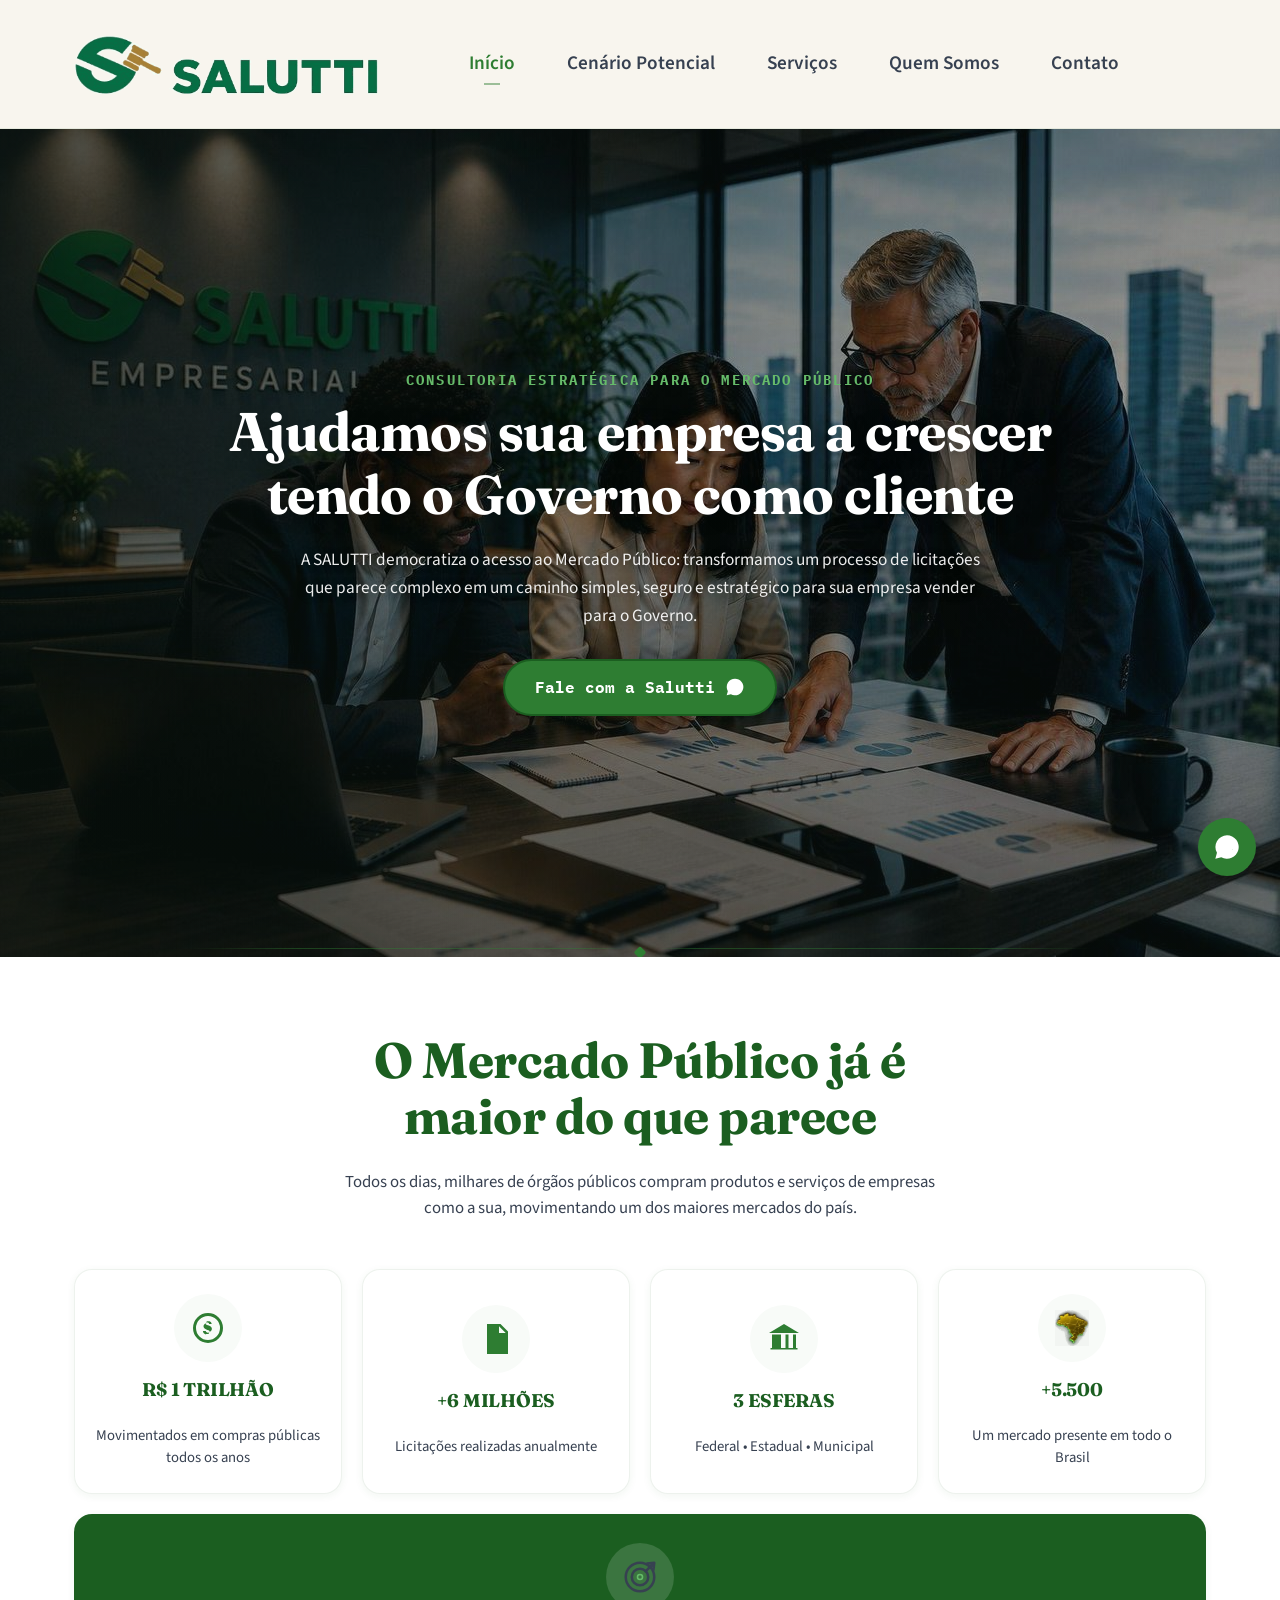
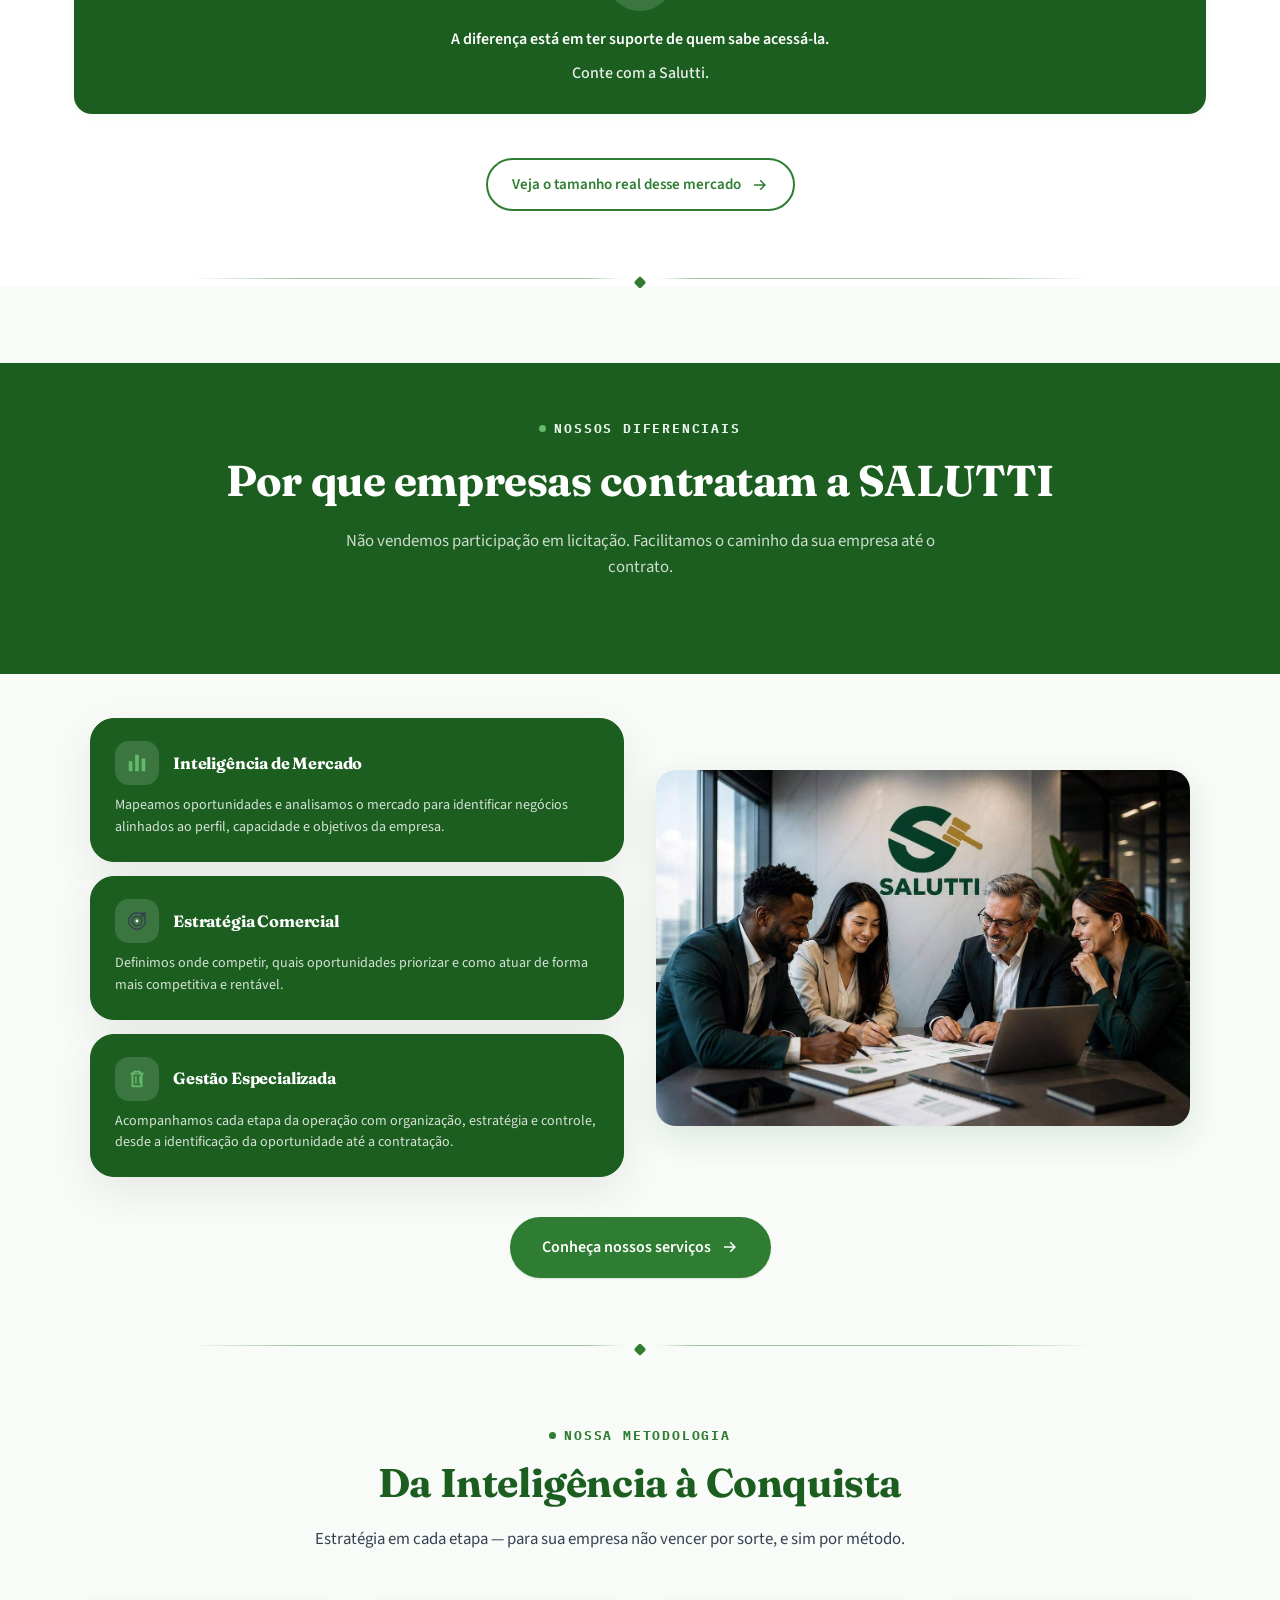
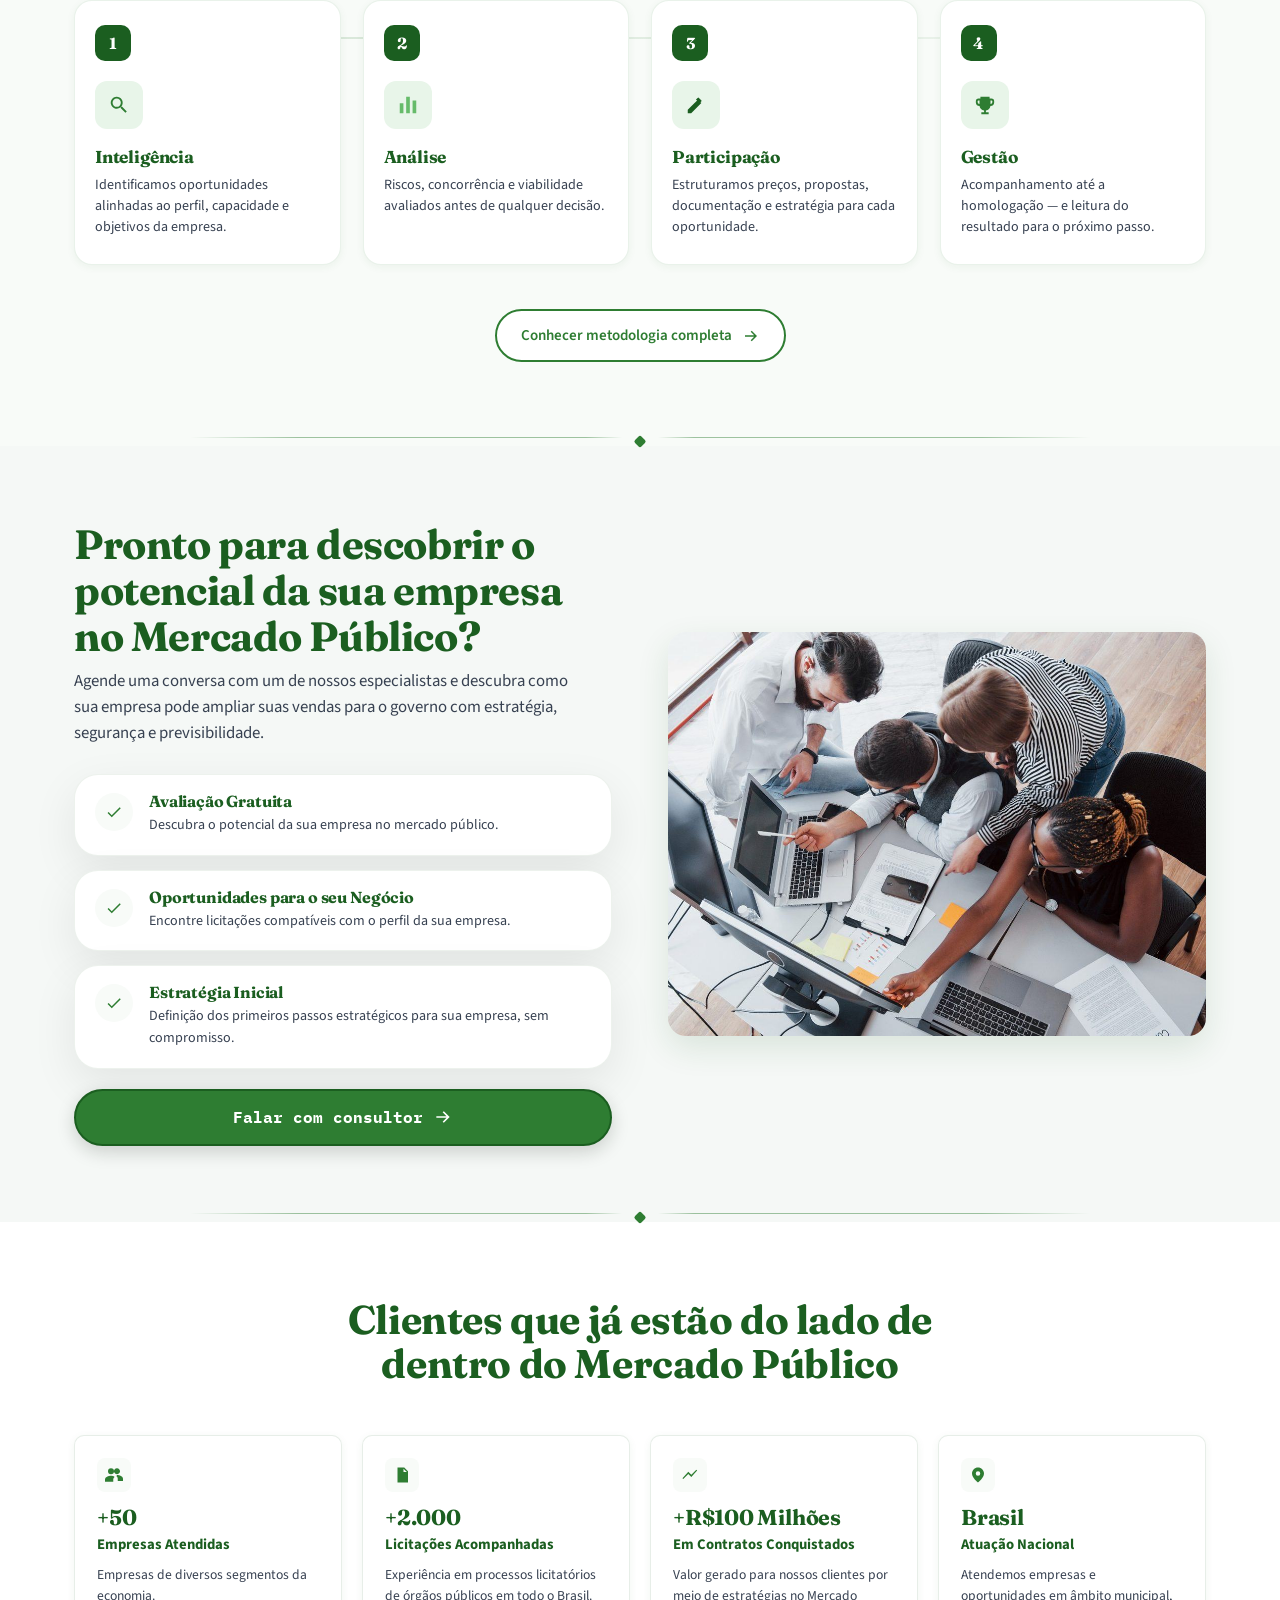
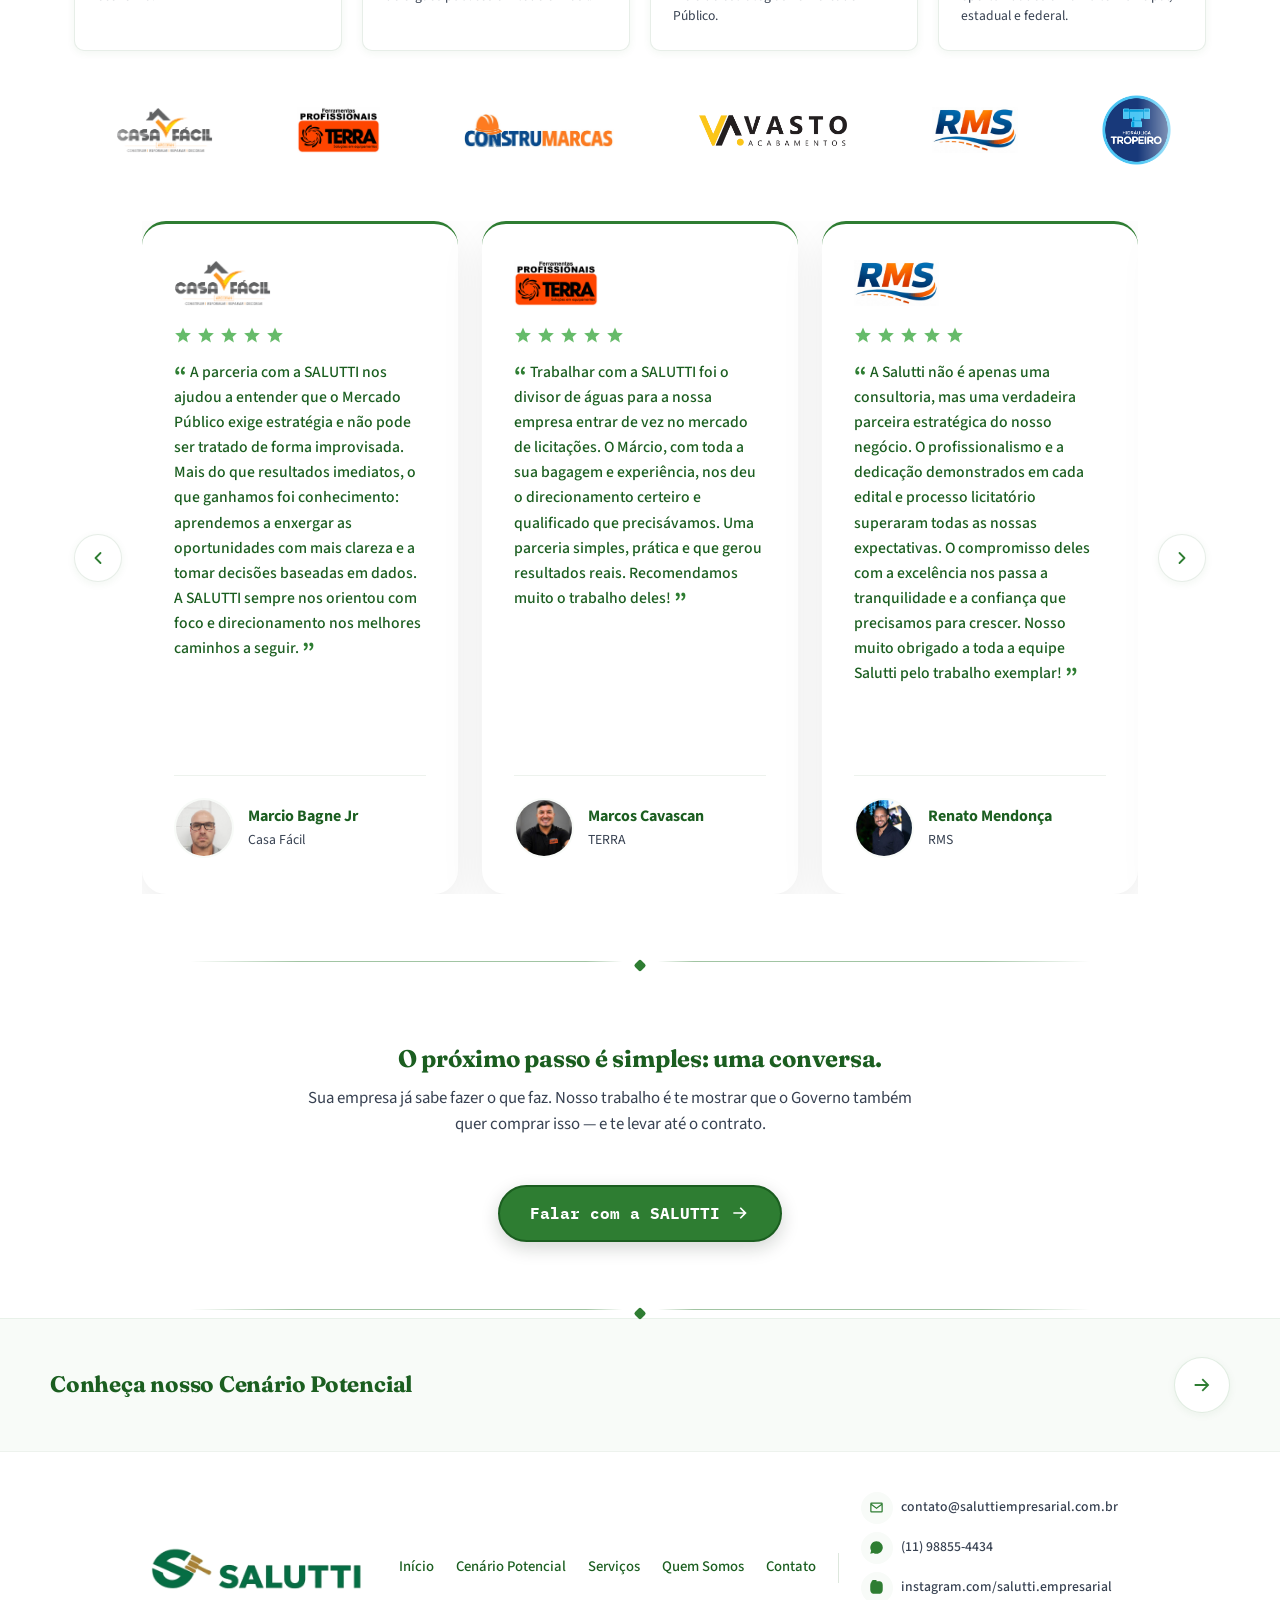
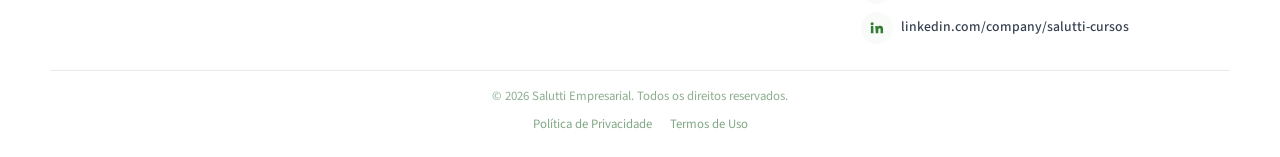
<file: index.html>
<!DOCTYPE html>
<html lang="pt-BR">
<head>
<!-- Google tag (gtag.js) -->
<script async src="https://www.googletagmanager.com/gtag/js?id=G-ZBF6GNN4KF"></script>
<script>
  window.dataLayer = window.dataLayer || [];
  function gtag(){dataLayer.push(arguments);}
  gtag("js", new Date());

  gtag("config", "G-ZBF6GNN4KF");
</script>
<meta charset="UTF-8">
<meta name="viewport" content="width=device-width, initial-scale=1.0">
<title>Salutti Empresarial | Consultoria em Licitações Públicas</title>
<meta name="description" content="Consultoria especializada em licitações públicas municipais, estaduais e federais. Transforme licitações públicas em negócios rentáveis.">
<meta name="keywords" content="licitações públicas, consultoria em licitações, pregão eletrônico, compras governamentais, mercado público, edital, Salutti Empresarial">
<meta name="author" content="Salutti Empresarial">
<link rel="canonical" href="https://www.saluttiempresarial.com.br/">

<!-- Open Graph -->
<meta property="og:type" content="website">
<meta property="og:site_name" content="Salutti Empresarial">
<meta property="og:title" content="Salutti Empresarial | Consultoria em Licitações Públicas">
<meta property="og:description" content="Consultoria especializada em licitações públicas municipais, estaduais e federais. Transforme licitações públicas em negócios rentáveis.">
<meta property="og:image" content="./assets/hero.jpg">
<meta property="og:locale" content="pt_BR">

<!-- Twitter -->
<meta name="twitter:card" content="summary_large_image">
<meta name="twitter:title" content="Salutti Empresarial | Consultoria em Licitações Públicas">
<meta name="twitter:description" content="Consultoria especializada em licitações públicas municipais, estaduais e federais. Transforme licitações públicas em negócios rentáveis.">
<meta name="twitter:image" content="./assets/hero.jpg">

<link rel="icon" type="image/png" href="./assets/logo.png">
<link rel="apple-touch-icon" href="./assets/logo.png">

<link rel="preconnect" href="https://fonts.googleapis.com">
<link rel="preconnect" href="https://fonts.gstatic.com" crossorigin>
<link href="https://fonts.googleapis.com/css2?family=Fraunces:opsz,wght@9..144,400;9..144,500;9..144,600;9..144,700&family=IBM+Plex+Mono:wght@400;500;600&family=Source+Sans+3:wght@400;500;600;700&display=swap" rel="stylesheet">

<link rel="stylesheet" href="./styles.css">
<script type="application/ld+json">
{
  "@context": "https://schema.org",
  "@type": "ProfessionalService",
  "name": "Salutti Empresarial",
  "url": "https://www.saluttiempresarial.com.br/",
  "logo": "https://www.saluttiempresarial.com.br/assets/logo-wide-trimmed.png",
  "image": "https://www.saluttiempresarial.com.br/assets/hero.jpg",
  "description": "Consultoria especializada em licitações públicas municipais, estaduais e federais, ajudando empresas a transformar oportunidades do mercado público em negócios lucrativos.",
  "telephone": "+5511988554434",
  "email": "contato@saluttiempresarial.com.br",
  "areaServed": "BR",
  "sameAs": [
    "https://www.instagram.com/salutti.empresarial",
    "https://www.linkedin.com/company/salutti-cursos/about/"
  ]
}
</script>
</head>
<body>

<!-- ============ SKIP LINK ============ -->
<a class="skip-link" href="#conteudo">Pular para o conteúdo</a>

<!-- ============ HEADER / NAV ============ -->
<header class="site-header" id="topo">
  <div class="wrap header-inner">
    <a href="index.html" class="brand" aria-label="Salutti Empresarial, página inicial">
      <img src="./assets/logo-wide-trimmed.png" width="490" height="102" alt="Salutti Empresarial" class="brand-mark">
    </a>

    <nav class="main-nav" id="mainNav" aria-label="Navegação principal">
      <a href="index.html" class="is-active" aria-current="page">Início</a>
      <a href="cenario-potencial.html">Cenário Potencial</a>
      <a href="servicos.html">Serviços</a>
      <a href="sobre.html">Quem Somos</a>
      <a href="contato.html">Contato</a>
    </nav>

    <button class="nav-toggle" id="navToggle" aria-expanded="false" aria-controls="mainNav" aria-label="Abrir menu">
      <span></span><span></span><span></span>
    </button>
  </div>
</header>

<main id="conteudo">

  <!-- ============ 1. HERO ============ -->
  <section class="hero" aria-label="Abertura">
    <div class="hero-media">
      <img src="./assets/hero.jpg" width="1280" height="853" alt="Equipe da Salutti Empresarial reunida em sala de reuniões analisando dados de licitações" loading="eager">
      <div class="hero-scrim"></div>
    </div>

    <div class="wrap hero-inner hero-inner-centered">
      <div class="hero-copy hero-copy-centered">
        <span class="hero-kicker">Consultoria Estratégica para o Mercado Público</span>
        <h1 class="home-hero-title">Ajudamos sua empresa a crescer<br>tendo o Governo como cliente</h1>
        <p class="hero-subtitle">A SALUTTI democratiza o acesso ao Mercado Público: transformamos um processo de licitações que parece complexo em um caminho simples, seguro e estratégico para sua empresa vender para o Governo.</p>
        <a class="btn btn-whatsapp btn-lg hero-cta-btn" href="https://wa.me/5511988554434?text=Ol%C3%A1%2C%20quero%20falar%20com%20um%20consultor%20da%20Salutti." target="_blank" rel="noopener">
          Fale com a Salutti
          <svg viewBox="0 0 24 24" class="ico" aria-hidden="true"><path d="M17.5 14.4c-.3-.1-1.6-.8-1.9-.9-.3-.1-.4-.1-.6.1-.2.3-.7.9-.8 1-.2.2-.3.2-.5.1-.3-.1-1.2-.4-2.2-1.4-.8-.7-1.4-1.6-1.5-1.9-.2-.3 0-.5.1-.6.1-.1.3-.3.4-.5.1-.1.2-.3.2-.4.1-.2 0-.3 0-.4-.1-.1-.6-1.4-.8-1.9-.2-.5-.4-.4-.6-.4h-.5c-.2 0-.4.1-.6.3-.2.3-.8.8-.8 1.9s.8 2.2.9 2.4c.1.2 1.6 2.5 3.9 3.4.5.2 1 .4 1.3.5.5.2 1 .1 1.4.1.4-.1 1.3-.5 1.5-1 .2-.5.2-.9.1-1zM12 2a10 10 0 0 0-8.6 15L2 22l5.1-1.3A10 10 0 1 0 12 2z"/></svg>
        </a>
      </div>
    </div>
  </section>

  <!-- ============ 2. O MERCADO PÚBLICO EM NÚMEROS ============ -->
  <section class="section infografico-section" id="numeros" aria-label="Mercado público é o maior comprador do Brasil">
    <div class="wrap">
      <div class="section-head section-head-center reveal">
        <h2>O Mercado Público já é maior do que parece</h2>
        <p class="section-sub">Todos os dias, milhares de órgãos públicos compram produtos e serviços de empresas como a sua, movimentando um dos maiores mercados do país.</p>
      </div>
      <div class="infografico-grid reveal">
        <div class="infografico-card">
          <span class="infografico-ico" aria-hidden="true"><svg viewBox="0 0 24 24"><path d="M12 2a10 10 0 1 0 0 20 10 10 0 0 0 0-20Zm0 2a8 8 0 1 1 0 16 8 8 0 0 1 0-16Zm.9 3.5h-1.8v1.1c-1.2.25-2.1 1.1-2.1 2.3 0 1.4 1.15 2 2.6 2.4 1.2.3 1.5.6 1.5 1.05 0 .4-.4.75-1.15.75-.95 0-1.35-.45-1.4-1.05H8.6c.05 1.3.95 2.05 2.1 2.3V16h1.8v-1.1c1.2-.25 2.1-1.05 2.1-2.35 0-1.55-1.3-2.1-2.6-2.45-1.2-.3-1.5-.55-1.5-1 0-.4.35-.7 1.05-.7.75 0 1.1.35 1.15.95h1.75c-.05-1.15-.85-1.85-1.9-2.1Z"/></svg></span>
          <h3 class="infografico-num">R$ 1 TRILHÃO</h3>
          <p class="infografico-desc">Movimentados em compras públicas todos os anos</p>
        </div>
        <div class="infografico-card">
          <span class="infografico-ico" aria-hidden="true"><svg viewBox="0 0 24 24"><path d="M6 2h9l5 5v15H6Zm8 1.5V8h4.5ZM8 12h8v2H8Zm0 4h8v2H8Zm0-8h4v2H8Z"/></svg></span>
          <h3 class="infografico-num">+6 MILHÕES</h3>
          <p class="infografico-desc">Licitações realizadas anualmente</p>
        </div>
        <div class="infografico-card">
          <span class="infografico-ico" aria-hidden="true"><svg viewBox="0 0 24 24"><path d="M12 2 2 8h20Zm-8 7v9H3v1h18v-1h-1V9h-2v9h-3V9h-2v9h-3V9Z"/></svg></span>
          <h3 class="infografico-num">3 ESFERAS</h3>
          <p class="infografico-desc">Federal • Estadual • Municipal</p>
        </div>
        <div class="infografico-card">
          <span class="infografico-ico infografico-ico-map" aria-hidden="true"><img src="assets/mapa-brasil-icon.png" width="160" height="174" alt=""></span>
          <h3 class="infografico-num">+5.500</h3>
          <p class="infografico-desc">Um mercado presente em todo o Brasil</p>
        </div>
        <div class="infografico-card infografico-card-green">
          <span class="infografico-ico infografico-ico-target" aria-hidden="true">
            <svg viewBox="0 0 24 24"><circle cx="12" cy="12" r="9" fill="none" stroke="currentColor" stroke-width="1.6"/><circle cx="12" cy="12" r="5.2" fill="none" stroke="currentColor" stroke-width="1.6"/><circle cx="12" cy="12" r="1.6"/><path d="M21 3 15.5 8.5M21 3l-4.5.5M21 3l-.5 4.5" stroke="currentColor" stroke-width="1.6" fill="none" stroke-linecap="round" stroke-linejoin="round"/></svg>
          </span>
          <p class="infografico-highlight-text">A diferença está em ter suporte de quem sabe acessá-la.</p>
          <p class="infografico-highlight-text infografico-highlight-sub">Conte com a Salutti.</p>
        </div>
      </div>
      <div class="infografico-cta">
        <a class="btn btn-outline" href="cenario-potencial.html">
          Veja o tamanho real desse mercado
          <svg viewBox="0 0 24 24" class="ico" aria-hidden="true"><path d="M13 5l7 7-7 7-1.4-1.4L16.2 13H4v-2h12.2l-4.6-4.6Z"/></svg>
        </a>
      </div>
    </div>
  </section>

  <!-- ============ 3. NOSSOS DIFERENCIAIS ============ -->
  <section class="section mvv-dark-section mvv-diferenciais-v2" aria-label="Nossos diferenciais">
    <div class="mvv-diferenciais-banner">
      <div class="wrap">
        <div class="section-head section-head-center">
          <p class="eyebrow eyebrow-dark eyebrow-on-dark"><span class="eyebrow-dot"></span>Nossos Diferenciais</p>
          <h2 class="mvv-dark-title mvv-dark-title-stack mvv-dark-title-on-banner">
            Por que empresas contratam a SALUTTI
          </h2>
          <p class="section-sub mvv-dark-sub">Não vendemos participação em licitação. Facilitamos o caminho da sua empresa até o contrato.</p>
        </div>
      </div>
    </div>
    <div class="wrap">
      <div class="diferenciais-block reveal">

        <div class="mvv-split">
          <div class="mvv-grid-dark">
            <article class="mvv-card mvv-card-dark mvv-card-solid">
              <div class="mvv-card-head">
                <span class="mvv-ico mvv-ico-green" aria-hidden="true"><svg viewBox="0 0 24 24"><path d="M3 21V10h4v11Zm7 0V3h4v18Zm7 0V7h4v14Z"/></svg></span>
                <h3>Inteligência de Mercado</h3>
              </div>
              <p>Mapeamos oportunidades e analisamos o mercado para identificar negócios alinhados ao perfil, capacidade e objetivos da empresa.</p>
            </article>
            <article class="mvv-card mvv-card-dark mvv-card-solid">
              <div class="mvv-card-head">
                <span class="mvv-ico mvv-ico-blue" aria-hidden="true"><svg viewBox="0 0 24 24"><circle cx="12" cy="12" r="9" fill="none" stroke="currentColor" stroke-width="1.6"/><circle cx="12" cy="12" r="5.2" fill="none" stroke="currentColor" stroke-width="1.6"/><circle cx="12" cy="12" r="1.6"/><path d="M21 3 15.5 8.5M21 3l-4.5.5M21 3l-.5 4.5" stroke="currentColor" stroke-width="1.6" fill="none" stroke-linecap="round" stroke-linejoin="round"/></svg></span>
                <h3>Estratégia Comercial</h3>
              </div>
              <p>Definimos onde competir, quais oportunidades priorizar e como atuar de forma mais competitiva e rentável.</p>
            </article>
            <article class="mvv-card mvv-card-dark mvv-card-solid">
              <div class="mvv-card-head">
                <span class="mvv-ico mvv-ico-orange" aria-hidden="true"><svg viewBox="0 0 24 24"><path d="M9 3h6a1 1 0 0 1 1 1v1h3v2h-1v13a1 1 0 0 1-1 1H7a1 1 0 0 1-1-1V7H5V5h3V4a1 1 0 0 1 1-1Zm1 3h4V5h-4ZM8 7v12h8V7Zm2 2h1.6v8H10Zm4.4 0H16v8h-1.6Z"/></svg></span>
                <h3>Gestão Especializada</h3>
              </div>
              <p>Acompanhamos cada etapa da operação com organização, estratégia e controle, desde a identificação da oportunidade até a contratação.</p>
            </article>
          </div>

          <figure class="photo-interactive diferenciais-photo mvv-photo-col">
            <img src="./assets/equipe-experiencia.jpg" width="1280" height="853" alt="Equipe da Salutti Empresarial analisando dados de licitações" loading="lazy">
          </figure>
        </div>

        <div class="diferenciais-cta">
          <a class="btn btn-brass btn-lg" href="servicos.html">
            Conheça nossos serviços
            <svg viewBox="0 0 24 24" class="ico" aria-hidden="true"><path d="M13 5l7 7-7 7-1.4-1.4L16.2 13H4v-2h12.2l-4.6-4.6Z"/></svg>
          </a>
        </div>
      </div>
    </div>
  </section>

  <!-- ============ 4. NOSSA METODOLOGIA ============ -->
  <section class="metodologia-dark" aria-label="Nossa metodologia">
    <div class="wrap">
      <div class="section-head-center reveal">
        <p class="eyebrow eyebrow-dark"><span class="eyebrow-dot"></span>Nossa Metodologia</p>
        <h2 class="metodologia-title">Da Inteligência à Conquista</h2>
        <p class="section-sub">Estratégia em cada etapa — para sua empresa não vencer por sorte, e sim por método.</p>
      </div>

      <div class="metodologia-grid reveal">
        <article class="metodologia-card">
          <span class="metodologia-num metodologia-num-green">1</span>
          <span class="metodologia-ico metodologia-ico-green" aria-hidden="true"><svg viewBox="0 0 24 24"><path d="M15.5 14h-.79l-.28-.27a6.5 6.5 0 1 0-.7.7l.27.28v.79l5 5L20.49 19l-5-5Zm-6 0A4.5 4.5 0 1 1 14 9.5 4.5 4.5 0 0 1 9.5 14Z"/></svg></span>
          <h3>Inteligência</h3>
          <p>Identificamos oportunidades alinhadas ao perfil, capacidade e objetivos da empresa.</p>
        </article>
        <article class="metodologia-card">
          <span class="metodologia-num metodologia-num-blue">2</span>
          <span class="metodologia-ico metodologia-ico-blue" aria-hidden="true"><svg viewBox="0 0 24 24"><path d="M3 21V10h4v11Zm7 0V3h4v18Zm7 0V7h4v14Z"/></svg></span>
          <h3>Análise</h3>
          <p>Riscos, concorrência e viabilidade avaliados antes de qualquer decisão.</p>
        </article>
        <article class="metodologia-card">
          <span class="metodologia-num metodologia-num-orange">3</span>
          <span class="metodologia-ico metodologia-ico-orange" aria-hidden="true"><svg viewBox="0 0 24 24"><path d="M3 17.25V21h3.75L17.81 9.94l-3.75-3.75Zm14.71-9.04a1 1 0 0 0 0-1.41l-2.5-2.5a1 1 0 0 0-1.41 0l-1.83 1.83 3.75 3.75Z"/></svg></span>
          <h3>Participação</h3>
          <p>Estruturamos preços, propostas, documentação e estratégia para cada oportunidade.</p>
        </article>
        <article class="metodologia-card">
          <span class="metodologia-num metodologia-num-green">4</span>
          <span class="metodologia-ico metodologia-ico-green" aria-hidden="true"><svg viewBox="0 0 24 24"><path d="M19 5h-2V3H7v2H5a3 3 0 0 0-3 3v1a4 4 0 0 0 4 4h.06A6 6 0 0 0 11 17.9V20H8v2h8v-2h-3v-2.1A6 6 0 0 0 17.94 13H18a4 4 0 0 0 4-4V8a3 3 0 0 0-3-3ZM4 9V8a1 1 0 0 1 1-1h1v3.83A2 2 0 0 1 4 9Zm16 0a2 2 0 0 1-2 1.83V7h1a1 1 0 0 1 1 1Z"/></svg></span>
          <h3>Gestão</h3>
          <p>Acompanhamento até a homologação — e leitura do resultado para o próximo passo.</p>
        </article>
      </div>

      <p class="metodologia-link reveal">
        <a class="btn btn-outline" href="cenario-potencial.html">
          Conhecer metodologia completa
          <svg viewBox="0 0 24 24" class="ico" aria-hidden="true"><path d="M13 5l7 7-7 7-1.4-1.4L16.2 13H4v-2h12.2l-4.6-4.6Z"/></svg>
        </a>
      </p>
    </div>
  </section>
  <!-- ============ 5. PRONTO PARA DESCOBRIR O POTENCIAL DA SUA EMPRESA? ============ -->
  <section class="section" aria-label="Pronto para descobrir o potencial da sua empresa no mercado público">
    <div class="wrap">
      <div class="split-block cta-diagnostico-split reveal">
        <div class="split-copy">
          <div class="cta-diagnostico-head">
            <h2 class="cta-diagnostico-title">Pronto para descobrir o potencial da sua empresa no Mercado Público?</h2>
          </div>
          <p class="section-sub cta-diagnostico-sub" style="font-size:1.05rem;">Agende uma conversa com um de nossos especialistas e descubra como sua empresa pode ampliar suas vendas para o governo com estratégia, segurança e previsibilidade.</p>

          <div class="cta-diagnostico-row">
            <div class="diff-card-list">
              <article class="diff-card">
                <span class="diff-card-ico" aria-hidden="true"><svg viewBox="0 0 24 24"><path d="M9 16.2 4.8 12l-1.4 1.4L9 19 21 7l-1.4-1.4Z"/></svg></span>
                <div>
                  <h3>Avaliação Gratuita</h3>
                  <p>Descubra o potencial da sua empresa no mercado público.</p>
                </div>
              </article>
              <article class="diff-card">
                <span class="diff-card-ico" aria-hidden="true"><svg viewBox="0 0 24 24"><path d="M9 16.2 4.8 12l-1.4 1.4L9 19 21 7l-1.4-1.4Z"/></svg></span>
                <div>
                  <h3>Oportunidades para o seu Negócio</h3>
                  <p>Encontre licitações compatíveis com o perfil da sua empresa.</p>
                </div>
              </article>
              <article class="diff-card">
                <span class="diff-card-ico" aria-hidden="true"><svg viewBox="0 0 24 24"><path d="M9 16.2 4.8 12l-1.4 1.4L9 19 21 7l-1.4-1.4Z"/></svg></span>
                <div>
                  <h3>Estratégia Inicial</h3>
                  <p>Definição dos primeiros passos estratégicos para sua empresa, sem compromisso.</p>
                </div>
              </article>
            </div>

            <a class="btn btn-whatsapp btn-lg cta-diagnostico-btn" href="https://wa.me/5511988554434?text=Ol%C3%A1%2C%20quero%20falar%20com%20um%20consultor%20da%20Salutti." target="_blank" rel="noopener">
              Falar com consultor
              <svg viewBox="0 0 24 24" class="ico" aria-hidden="true"><path d="M13 5l7 7-7 7-1.4-1.4L16.2 13H4v-2h12.2l-4.6-4.6Z"/></svg>
            </a>
          </div>
        </div>

        <div class="split-media cta-diagnostico-media">
          <figure class="photo-interactive">
            <img src="./assets/cta-diagnostico-equipe.jpg" width="1200" height="800" alt="Equipe analisando dados e planejando estratégias para licitações públicas" loading="lazy">
          </figure>
        </div>
      </div>
    </div>
  </section>

  <!-- ============ 6. EMPRESAS QUE CONFIAM NA SALUTTI ============ -->
  <section class="section depoimentos-section" aria-label="Empresas que confiam na Salutti">
    <div class="wrap">
      <div class="section-head-center reveal">
        <h2>Clientes que já estão do lado de dentro do Mercado Público</h2>
      </div>

      <div class="depo-stats reveal">
        <div class="depo-stat-card">
          <span class="depo-stat-ico" aria-hidden="true"><svg viewBox="0 0 24 24"><path d="M16 11a4 4 0 1 0-3.2-6.4A4 4 0 0 0 16 11ZM8 11a4 4 0 1 0 0-8 4 4 0 0 0 0 8Zm0 2c-3.3 0-8 1.7-8 5v3h11v-3c0-1.4.7-2.6 1.8-3.5C11.4 13.3 9.8 13 8 13Zm8 0c-.5 0-1.1 0-1.7.1 1.7 1 2.7 2.4 2.7 3.9v3h7v-3c0-3.3-4.7-5-8-5Z"/></svg></span>
          <h3>+50</h3>
          <p class="depo-stat-label">Empresas Atendidas</p>
          <p class="depo-stat-desc">Empresas de diversos segmentos da economia.</p>
        </div>
        <div class="depo-stat-card">
          <span class="depo-stat-ico" aria-hidden="true"><svg viewBox="0 0 24 24"><path d="M6 2h9l5 5v15H6Zm8 1.5V8h4.5ZM8 12h8v2H8Zm0 4h8v2H8Zm0-8h4v2H8Z"/></svg></span>
          <h3>+2.000</h3>
          <p class="depo-stat-label">Licitações Acompanhadas</p>
          <p class="depo-stat-desc">Experiência em processos licitatórios de órgãos públicos em todo o Brasil.</p>
        </div>
        <div class="depo-stat-card">
          <span class="depo-stat-ico" aria-hidden="true"><svg viewBox="0 0 24 24"><path d="M3 17.25 9.75 10.5l4 4L21.5 6l-1.06-1.06-6.69 6.69-4-4L1.94 16.19Z"/></svg></span>
          <h3>+R$100 Milhões</h3>
          <p class="depo-stat-label">Em Contratos Conquistados</p>
          <p class="depo-stat-desc">Valor gerado para nossos clientes por meio de estratégias no Mercado Público.</p>
        </div>
        <div class="depo-stat-card">
          <span class="depo-stat-ico" aria-hidden="true"><svg viewBox="0 0 24 24"><path d="M12 2C7.6 2 4 5.6 4 10c0 6 8 12 8 12s8-6 8-12c0-4.4-3.6-8-8-8Zm0 11a3 3 0 1 1 0-6 3 3 0 0 1 0 6Z"/></svg></span>
          <h3>Brasil</h3>
          <p class="depo-stat-label">Atuação Nacional</p>
          <p class="depo-stat-desc">Atendemos empresas e oportunidades em âmbito municipal, estadual e federal.</p>
        </div>
      </div>

      <div class="depo-logos-marquee reveal" role="group" aria-label="Empresas parceiras da Salutti">
        <div class="depo-logos-track">
          <div class="depo-logos-set" aria-hidden="false">
            <div class="depo-logos-item">
              <a class="depo-logos-link" href="https://casafacilarcofan.com.br/" target="_blank" rel="noopener" aria-label="Visitar site da Casa Fácil Arcofan">
                <img src="./assets/cliente-arcofan-logo.png" width="400" height="190" alt="Casa Fácil Arcofan">
              </a>
            </div>
            <div class="depo-logos-item">
              <a class="depo-logos-link" href="https://www.terraequipamentos.com.br/" target="_blank" rel="noopener" aria-label="Visitar site da TERRA Ferramentas Profissionais">
                <img src="./assets/cliente-terra-logo.png" width="400" height="220" alt="TERRA Ferramentas Profissionais">
              </a>
            </div>
            <div class="depo-logos-item">
              <a class="depo-logos-link" href="https://construmarcas.com.br/" target="_blank" rel="noopener" aria-label="Visitar site da Construmarcas">
                <img src="./assets/cliente-construmarcas-logo.png" width="1229" height="289" alt="Construmarcas">
              </a>
            </div>
            <div class="depo-logos-item">
              <a class="depo-logos-link" href="https://www.vastoacabamentos.com.br/" target="_blank" rel="noopener" aria-label="Visitar site da Vasto Acabamentos">
                <img src="./assets/cliente-vasto-logo.png" width="1175" height="260" alt="Vasto Acabamentos">
              </a>
            </div>
            <div class="depo-logos-item">
              <img src="./assets/cliente-rms-logo.png" width="481" height="260" alt="RMS">
            </div>
            <div class="depo-logos-item depo-logos-item-round">
              <a class="depo-logos-link" href="https://www.hidraulicatropeiro.com.br/" target="_blank" rel="noopener" aria-label="Visitar site da Hidráulica Tropeiro">
                <img src="./assets/cliente-tropeiro-logo.png" width="259" height="260" alt="Hidráulica Tropeiro">
              </a>
            </div>
            <div class="depo-logos-item">
              <a class="depo-logos-link" href="https://site.grupo7y.com.br/" target="_blank" rel="noopener" aria-label="Visitar site do Grupo 7Y">
                <img src="./assets/cliente-grupo7y-logo.png" width="339" height="102" alt="Grupo 7Y">
              </a>
            </div>
            <div class="depo-logos-item">
              <a class="depo-logos-link" href="https://rmaiscasa.com.br/" target="_blank" rel="noopener" aria-label="Visitar site da RMais Casa">
                <img src="./assets/cliente-rmaiscasa-logo.png" width="793" height="297" alt="RMais Casa">
              </a>
            </div>
            <div class="depo-logos-item">
              <a class="depo-logos-link" href="https://www.fermaquinas.com.br/" target="_blank" rel="noopener" aria-label="Visitar site da FerMáquinas">
                <img src="./assets/cliente-fermaquinas-logo.png" width="214" height="43" alt="FerMáquinas">
              </a>
            </div>
            <div class="depo-logos-item">
              <img src="./assets/cliente-smartdepot-logo.png" width="418" height="254" alt="Smart Depot">
            </div>
            <div class="depo-logos-item">
              <a class="depo-logos-link" href="https://www.gamatintas.com.br/" target="_blank" rel="noopener" aria-label="Visitar site da Gama Distribuidora">
                <img src="./assets/cliente-gama-logo.png" width="380" height="178" alt="Gama Distribuidora">
              </a>
            </div>
            <div class="depo-logos-item">
              <a class="depo-logos-link" href="https://www.laboratacadista.com.br/" target="_blank" rel="noopener" aria-label="Visitar site da Labor Atacadista">
                <img src="./assets/cliente-labor-logo.png" width="264" height="149" alt="Labor Atacadista">
              </a>
            </div>
            <div class="depo-logos-item">
              <img src="./assets/cliente-wva-logo.png" width="213" height="98" alt="WVA">
            </div>
          </div>
          <div class="depo-logos-set" aria-hidden="true">
            <div class="depo-logos-item">
              <a class="depo-logos-link" href="https://casafacilarcofan.com.br/" target="_blank" rel="noopener" tabindex="-1" aria-hidden="true">
                <img src="./assets/cliente-arcofan-logo.png" width="400" height="190" alt="" aria-hidden="true">
              </a>
            </div>
            <div class="depo-logos-item">
              <a class="depo-logos-link" href="https://www.terraequipamentos.com.br/" target="_blank" rel="noopener" tabindex="-1" aria-hidden="true">
                <img src="./assets/cliente-terra-logo.png" width="400" height="220" alt="" aria-hidden="true">
              </a>
            </div>
            <div class="depo-logos-item">
              <a class="depo-logos-link" href="https://construmarcas.com.br/" target="_blank" rel="noopener" tabindex="-1" aria-hidden="true">
                <img src="./assets/cliente-construmarcas-logo.png" width="1229" height="289" alt="" aria-hidden="true">
              </a>
            </div>
            <div class="depo-logos-item">
              <a class="depo-logos-link" href="https://www.vastoacabamentos.com.br/" target="_blank" rel="noopener" tabindex="-1" aria-hidden="true">
                <img src="./assets/cliente-vasto-logo.png" width="1175" height="260" alt="" aria-hidden="true">
              </a>
            </div>
            <div class="depo-logos-item">
              <img src="./assets/cliente-rms-logo.png" width="481" height="260" alt="" aria-hidden="true">
            </div>
            <div class="depo-logos-item depo-logos-item-round">
              <a class="depo-logos-link" href="https://www.hidraulicatropeiro.com.br/" target="_blank" rel="noopener" tabindex="-1" aria-hidden="true">
                <img src="./assets/cliente-tropeiro-logo.png" width="259" height="260" alt="" aria-hidden="true">
              </a>
            </div>
            <div class="depo-logos-item">
              <a class="depo-logos-link" href="https://site.grupo7y.com.br/" target="_blank" rel="noopener" tabindex="-1" aria-hidden="true">
                <img src="./assets/cliente-grupo7y-logo.png" width="339" height="102" alt="" aria-hidden="true">
              </a>
            </div>
            <div class="depo-logos-item">
              <a class="depo-logos-link" href="https://rmaiscasa.com.br/" target="_blank" rel="noopener" tabindex="-1" aria-hidden="true">
                <img src="./assets/cliente-rmaiscasa-logo.png" width="793" height="297" alt="" aria-hidden="true">
              </a>
            </div>
            <div class="depo-logos-item">
              <a class="depo-logos-link" href="https://www.fermaquinas.com.br/" target="_blank" rel="noopener" tabindex="-1" aria-hidden="true">
                <img src="./assets/cliente-fermaquinas-logo.png" width="214" height="43" alt="" aria-hidden="true">
              </a>
            </div>
            <div class="depo-logos-item">
              <img src="./assets/cliente-smartdepot-logo.png" width="418" height="254" alt="" aria-hidden="true">
            </div>
            <div class="depo-logos-item">
              <a class="depo-logos-link" href="https://www.gamatintas.com.br/" target="_blank" rel="noopener" tabindex="-1" aria-hidden="true">
                <img src="./assets/cliente-gama-logo.png" width="380" height="178" alt="" aria-hidden="true">
              </a>
            </div>
            <div class="depo-logos-item">
              <a class="depo-logos-link" href="https://www.laboratacadista.com.br/" target="_blank" rel="noopener" tabindex="-1" aria-hidden="true">
                <img src="./assets/cliente-labor-logo.png" width="264" height="149" alt="" aria-hidden="true">
              </a>
            </div>
            <div class="depo-logos-item">
              <img src="./assets/cliente-wva-logo.png" width="213" height="98" alt="" aria-hidden="true">
            </div>
          </div>
        </div>
      </div>

      <div class="depo-carousel reveal">
        <button class="depo-nav depo-nav-prev" type="button" aria-label="Depoimentos anteriores" data-depo-prev>
          <svg viewBox="0 0 24 24" aria-hidden="true"><path d="M15 18l-6-6 6-6"/></svg>
        </button>

        <div class="depo-viewport">
          <div class="depo-track" data-depo-track>
            <article class="depo-card" data-depo-slide>
              <div class="depo-card-logo">
                <a class="depo-logo-link" href="https://casafacilarcofan.com.br/" target="_blank" rel="noopener" aria-label="Visitar site da Casa Fácil Arcofan">
                  <img class="depo-logo" src="./assets/cliente-arcofan-logo.png" width="400" height="190" alt="Casa Fácil Arcofan">
                </a>
              </div>
              <div class="depo-card-body">
                <div class="depo-stars" aria-label="Avaliação 5 de 5 estrelas">
                  <svg viewBox="0 0 24 24" aria-hidden="true"><path d="M12 2 15 9l7.5.6-5.7 4.9L18.5 22 12 17.8 5.5 22l1.7-7.5L1.5 9.6 9 9Z"/></svg>
                  <svg viewBox="0 0 24 24" aria-hidden="true"><path d="M12 2 15 9l7.5.6-5.7 4.9L18.5 22 12 17.8 5.5 22l1.7-7.5L1.5 9.6 9 9Z"/></svg>
                  <svg viewBox="0 0 24 24" aria-hidden="true"><path d="M12 2 15 9l7.5.6-5.7 4.9L18.5 22 12 17.8 5.5 22l1.7-7.5L1.5 9.6 9 9Z"/></svg>
                  <svg viewBox="0 0 24 24" aria-hidden="true"><path d="M12 2 15 9l7.5.6-5.7 4.9L18.5 22 12 17.8 5.5 22l1.7-7.5L1.5 9.6 9 9Z"/></svg>
                  <svg viewBox="0 0 24 24" aria-hidden="true"><path d="M12 2 15 9l7.5.6-5.7 4.9L18.5 22 12 17.8 5.5 22l1.7-7.5L1.5 9.6 9 9Z"/></svg>
                </div>
                <blockquote class="depo-quote">
                  <span class="depo-quote-mark" aria-hidden="true">&ldquo;</span>
                  A parceria com a SALUTTI nos ajudou a entender que o Mercado Público exige estratégia e não pode ser tratado de forma improvisada. Mais do que resultados imediatos, o que ganhamos foi conhecimento: aprendemos a enxergar as oportunidades com mais clareza e a tomar decisões baseadas em dados. A SALUTTI sempre nos orientou com foco e direcionamento nos melhores caminhos a seguir.
                  <span class="depo-quote-mark depo-quote-mark-end" aria-hidden="true">&rdquo;</span>
                </blockquote>
                <footer class="depo-author">
                  <img class="depo-avatar" src="./assets/cliente-marcio-arcofan.jpg" width="480" height="639" alt="Marcio Bagne Jr, cliente da Salutti Empresarial">
                  <div>
                    <p class="depo-author-name">Marcio Bagne Jr</p>
                    <p class="depo-author-role">Casa Fácil</p>
                  </div>
                </footer>
              </div>
            </article>

            <article class="depo-card" data-depo-slide>
              <div class="depo-card-logo">
                <a class="depo-logo-link" href="https://www.terraequipamentos.com.br/" target="_blank" rel="noopener" aria-label="Visitar site da TERRA Ferramentas Profissionais">
                  <img class="depo-logo" src="./assets/cliente-terra-logo.png" width="400" height="220" alt="TERRA Ferramentas Profissionais">
                </a>
              </div>
              <div class="depo-card-body">
                <div class="depo-stars" aria-label="Avaliação 5 de 5 estrelas">
                  <svg viewBox="0 0 24 24" aria-hidden="true"><path d="M12 2 15 9l7.5.6-5.7 4.9L18.5 22 12 17.8 5.5 22l1.7-7.5L1.5 9.6 9 9Z"/></svg>
                  <svg viewBox="0 0 24 24" aria-hidden="true"><path d="M12 2 15 9l7.5.6-5.7 4.9L18.5 22 12 17.8 5.5 22l1.7-7.5L1.5 9.6 9 9Z"/></svg>
                  <svg viewBox="0 0 24 24" aria-hidden="true"><path d="M12 2 15 9l7.5.6-5.7 4.9L18.5 22 12 17.8 5.5 22l1.7-7.5L1.5 9.6 9 9Z"/></svg>
                  <svg viewBox="0 0 24 24" aria-hidden="true"><path d="M12 2 15 9l7.5.6-5.7 4.9L18.5 22 12 17.8 5.5 22l1.7-7.5L1.5 9.6 9 9Z"/></svg>
                  <svg viewBox="0 0 24 24" aria-hidden="true"><path d="M12 2 15 9l7.5.6-5.7 4.9L18.5 22 12 17.8 5.5 22l1.7-7.5L1.5 9.6 9 9Z"/></svg>
                </div>
                <blockquote class="depo-quote">
                  <span class="depo-quote-mark" aria-hidden="true">&ldquo;</span>
                  Trabalhar com a SALUTTI foi o divisor de águas para a nossa empresa entrar de vez no mercado de licitações. O Márcio, com toda a sua bagagem e experiência, nos deu o direcionamento certeiro e qualificado que precisávamos. Uma parceria simples, prática e que gerou resultados reais. Recomendamos muito o trabalho deles!
                  <span class="depo-quote-mark depo-quote-mark-end" aria-hidden="true">&rdquo;</span>
                </blockquote>
                <footer class="depo-author">
                  <img class="depo-avatar" src="./assets/cliente-marcos-terra.jpg" width="480" height="480" alt="Marcos Cavascan, cliente da Salutti Empresarial">
                  <div>
                    <p class="depo-author-name">Marcos Cavascan</p>
                    <p class="depo-author-role">TERRA</p>
                  </div>
                </footer>
              </div>
            </article>

            <article class="depo-card" data-depo-slide>
              <div class="depo-card-logo">
                <img class="depo-logo" src="./assets/cliente-rms-logo.png" width="481" height="260" alt="RMS">
              </div>
              <div class="depo-card-body">
                <div class="depo-stars" aria-label="Avaliação 5 de 5 estrelas">
                  <svg viewBox="0 0 24 24" aria-hidden="true"><path d="M12 2 15 9l7.5.6-5.7 4.9L18.5 22 12 17.8 5.5 22l1.7-7.5L1.5 9.6 9 9Z"/></svg>
                  <svg viewBox="0 0 24 24" aria-hidden="true"><path d="M12 2 15 9l7.5.6-5.7 4.9L18.5 22 12 17.8 5.5 22l1.7-7.5L1.5 9.6 9 9Z"/></svg>
                  <svg viewBox="0 0 24 24" aria-hidden="true"><path d="M12 2 15 9l7.5.6-5.7 4.9L18.5 22 12 17.8 5.5 22l1.7-7.5L1.5 9.6 9 9Z"/></svg>
                  <svg viewBox="0 0 24 24" aria-hidden="true"><path d="M12 2 15 9l7.5.6-5.7 4.9L18.5 22 12 17.8 5.5 22l1.7-7.5L1.5 9.6 9 9Z"/></svg>
                  <svg viewBox="0 0 24 24" aria-hidden="true"><path d="M12 2 15 9l7.5.6-5.7 4.9L18.5 22 12 17.8 5.5 22l1.7-7.5L1.5 9.6 9 9Z"/></svg>
                </div>
                <blockquote class="depo-quote">
                  <span class="depo-quote-mark" aria-hidden="true">&ldquo;</span>
                  A Salutti não é apenas uma consultoria, mas uma verdadeira parceira estratégica do nosso negócio. O profissionalismo e a dedicação demonstrados em cada edital e processo licitatório superaram todas as nossas expectativas. O compromisso deles com a excelência nos passa a tranquilidade e a confiança que precisamos para crescer. Nosso muito obrigado a toda a equipe Salutti pelo trabalho exemplar!
                  <span class="depo-quote-mark depo-quote-mark-end" aria-hidden="true">&rdquo;</span>
                </blockquote>
                <footer class="depo-author">
                  <img class="depo-avatar" src="./assets/cliente-renato-rms.jpg" width="300" height="300" alt="Renato Mendonça, cliente da Salutti Empresarial">
                  <div>
                    <p class="depo-author-name">Renato Mendonça</p>
                    <p class="depo-author-role">RMS</p>
                  </div>
                </footer>
              </div>
            </article>

            <article class="depo-card" data-depo-slide>
              <div class="depo-card-logo">
                <a class="depo-logo-link" href="https://construmarcas.com.br/" target="_blank" rel="noopener" aria-label="Visitar site da Construmarcas">
                  <img class="depo-logo" src="./assets/cliente-construmarcas-logo.png" width="1229" height="289" alt="Construmarcas">
                </a>
              </div>
              <div class="depo-card-body">
                <div class="depo-stars" aria-label="Avaliação 5 de 5 estrelas">
                  <svg viewBox="0 0 24 24" aria-hidden="true"><path d="M12 2 15 9l7.5.6-5.7 4.9L18.5 22 12 17.8 5.5 22l1.7-7.5L1.5 9.6 9 9Z"/></svg>
                  <svg viewBox="0 0 24 24" aria-hidden="true"><path d="M12 2 15 9l7.5.6-5.7 4.9L18.5 22 12 17.8 5.5 22l1.7-7.5L1.5 9.6 9 9Z"/></svg>
                  <svg viewBox="0 0 24 24" aria-hidden="true"><path d="M12 2 15 9l7.5.6-5.7 4.9L18.5 22 12 17.8 5.5 22l1.7-7.5L1.5 9.6 9 9Z"/></svg>
                  <svg viewBox="0 0 24 24" aria-hidden="true"><path d="M12 2 15 9l7.5.6-5.7 4.9L18.5 22 12 17.8 5.5 22l1.7-7.5L1.5 9.6 9 9Z"/></svg>
                  <svg viewBox="0 0 24 24" aria-hidden="true"><path d="M12 2 15 9l7.5.6-5.7 4.9L18.5 22 12 17.8 5.5 22l1.7-7.5L1.5 9.6 9 9Z"/></svg>
                </div>
                <blockquote class="depo-quote">
                  <span class="depo-quote-mark" aria-hidden="true">&ldquo;</span>
                  Para a Construmarcas, é um orgulho fazer parte da história da SALUTTI. Nossa parceria sempre foi marcada por profissionalismo, confiança e respeito mútuo. Desejamos muito sucesso e muitas conquistas nesta nova fase.
                  <span class="depo-quote-mark depo-quote-mark-end" aria-hidden="true">&rdquo;</span>
                </blockquote>
                <footer class="depo-author">
                  <div>
                    <p class="depo-author-name">Denis Mingone</p>
                    <p class="depo-author-role">Construmarcas</p>
                  </div>
                </footer>
              </div>
            </article>

            <article class="depo-card" data-depo-slide>
              <div class="depo-card-logo">
                <a class="depo-logo-link" href="https://www.vastoacabamentos.com.br/" target="_blank" rel="noopener" aria-label="Visitar site da Vasto Acabamentos">
                  <img class="depo-logo" src="./assets/cliente-vasto-logo.png" width="1175" height="260" alt="Vasto Acabamentos">
                </a>
              </div>
              <div class="depo-card-body">
                <div class="depo-stars" aria-label="Avaliação 5 de 5 estrelas">
                  <svg viewBox="0 0 24 24" aria-hidden="true"><path d="M12 2 15 9l7.5.6-5.7 4.9L18.5 22 12 17.8 5.5 22l1.7-7.5L1.5 9.6 9 9Z"/></svg>
                  <svg viewBox="0 0 24 24" aria-hidden="true"><path d="M12 2 15 9l7.5.6-5.7 4.9L18.5 22 12 17.8 5.5 22l1.7-7.5L1.5 9.6 9 9Z"/></svg>
                  <svg viewBox="0 0 24 24" aria-hidden="true"><path d="M12 2 15 9l7.5.6-5.7 4.9L18.5 22 12 17.8 5.5 22l1.7-7.5L1.5 9.6 9 9Z"/></svg>
                  <svg viewBox="0 0 24 24" aria-hidden="true"><path d="M12 2 15 9l7.5.6-5.7 4.9L18.5 22 12 17.8 5.5 22l1.7-7.5L1.5 9.6 9 9Z"/></svg>
                  <svg viewBox="0 0 24 24" aria-hidden="true"><path d="M12 2 15 9l7.5.6-5.7 4.9L18.5 22 12 17.8 5.5 22l1.7-7.5L1.5 9.6 9 9Z"/></svg>
                </div>
                <blockquote class="depo-quote">
                  <span class="depo-quote-mark" aria-hidden="true">&ldquo;</span>
                  A SALUTTI foi uma parceira importante para a Vasto, agregando conhecimento, segurança e eficiência à nossa atuação em licitações. Um trabalho conduzido com muita competência e comprometimento, que certamente contribuiu para os nossos resultados.
                  <span class="depo-quote-mark depo-quote-mark-end" aria-hidden="true">&rdquo;</span>
                </blockquote>
                <footer class="depo-author">
                  <div>
                    <p class="depo-author-name">Rafael Pereira</p>
                    <p class="depo-author-role">VASTO</p>
                  </div>
                </footer>
              </div>
            </article>

            <article class="depo-card" data-depo-slide>
              <div class="depo-card-logo">
                <a class="depo-logo-link" href="https://www.hidraulicatropeiro.com.br/" target="_blank" rel="noopener" aria-label="Visitar site da Hidráulica Tropeiro">
                  <img class="depo-logo depo-logo-badge" src="./assets/cliente-tropeiro-logo.png" width="259" height="260" alt="Hidráulica Tropeiro">
                </a>
              </div>
              <div class="depo-card-body">
                <div class="depo-stars" aria-label="Avaliação 5 de 5 estrelas">
                  <svg viewBox="0 0 24 24" aria-hidden="true"><path d="M12 2 15 9l7.5.6-5.7 4.9L18.5 22 12 17.8 5.5 22l1.7-7.5L1.5 9.6 9 9Z"/></svg>
                  <svg viewBox="0 0 24 24" aria-hidden="true"><path d="M12 2 15 9l7.5.6-5.7 4.9L18.5 22 12 17.8 5.5 22l1.7-7.5L1.5 9.6 9 9Z"/></svg>
                  <svg viewBox="0 0 24 24" aria-hidden="true"><path d="M12 2 15 9l7.5.6-5.7 4.9L18.5 22 12 17.8 5.5 22l1.7-7.5L1.5 9.6 9 9Z"/></svg>
                  <svg viewBox="0 0 24 24" aria-hidden="true"><path d="M12 2 15 9l7.5.6-5.7 4.9L18.5 22 12 17.8 5.5 22l1.7-7.5L1.5 9.6 9 9Z"/></svg>
                  <svg viewBox="0 0 24 24" aria-hidden="true"><path d="M12 2 15 9l7.5.6-5.7 4.9L18.5 22 12 17.8 5.5 22l1.7-7.5L1.5 9.6 9 9Z"/></svg>
                </div>
                <blockquote class="depo-quote">
                  <span class="depo-quote-mark" aria-hidden="true">&ldquo;</span>
                  A experiência com a SALUTTI nos mostrou que vender para o Mercado Público vai muito além de participar de licitações. Com esse trabalho, entendemos a importância de estruturar processos, organizar nossa operação e avaliar se nosso mix de produtos atende às demandas desse mercado. Esse aprendizado nos deu mais segurança para planejar os próximos passos da empresa.
                  <span class="depo-quote-mark depo-quote-mark-end" aria-hidden="true">&rdquo;</span>
                </blockquote>
                <footer class="depo-author">
                  <div>
                    <p class="depo-author-name">Marcio Gataz</p>
                    <p class="depo-author-role">Sócio Administrativo, Hidráulica Tropeiro</p>
                  </div>
                </footer>
              </div>
            </article>

            <article class="depo-card" data-depo-slide>
              <div class="depo-card-logo">
                <a class="depo-logo-link" href="https://rmaiscasa.com.br/" target="_blank" rel="noopener" aria-label="Visitar site da RMais Casa">
                  <img class="depo-logo" src="./assets/cliente-rmaiscasa-logo.png" width="793" height="297" alt="RMais Casa">
                </a>
              </div>
              <div class="depo-card-body">
                <div class="depo-stars" aria-label="Avaliação 5 de 5 estrelas">
                  <svg viewBox="0 0 24 24" aria-hidden="true"><path d="M12 2 15 9l7.5.6-5.7 4.9L18.5 22 12 17.8 5.5 22l1.7-7.5L1.5 9.6 9 9Z"/></svg>
                  <svg viewBox="0 0 24 24" aria-hidden="true"><path d="M12 2 15 9l7.5.6-5.7 4.9L18.5 22 12 17.8 5.5 22l1.7-7.5L1.5 9.6 9 9Z"/></svg>
                  <svg viewBox="0 0 24 24" aria-hidden="true"><path d="M12 2 15 9l7.5.6-5.7 4.9L18.5 22 12 17.8 5.5 22l1.7-7.5L1.5 9.6 9 9Z"/></svg>
                  <svg viewBox="0 0 24 24" aria-hidden="true"><path d="M12 2 15 9l7.5.6-5.7 4.9L18.5 22 12 17.8 5.5 22l1.7-7.5L1.5 9.6 9 9Z"/></svg>
                  <svg viewBox="0 0 24 24" aria-hidden="true"><path d="M12 2 15 9l7.5.6-5.7 4.9L18.5 22 12 17.8 5.5 22l1.7-7.5L1.5 9.6 9 9Z"/></svg>
                </div>
                <blockquote class="depo-quote">
                  <span class="depo-quote-mark" aria-hidden="true">&ldquo;</span>
                  Foi um prazer contar com a parceria da SALUTTI. Sempre fomos atendidos com profissionalismo, comprometimento e qualidade, tornando nossa experiência muito positiva.
                  <span class="depo-quote-mark depo-quote-mark-end" aria-hidden="true">&rdquo;</span>
                </blockquote>
                <footer class="depo-author">
                  <div>
                    <p class="depo-author-name">Rafael Abreu</p>
                    <p class="depo-author-role">RMAIS</p>
                  </div>
                </footer>
              </div>
            </article>

            <article class="depo-card" data-depo-slide>
              <div class="depo-card-logo">
                <a class="depo-logo-link" href="https://www.gamatintas.com.br/" target="_blank" rel="noopener" aria-label="Visitar site da Gama Distribuidora">
                  <img class="depo-logo" src="./assets/cliente-gama-logo.png" width="380" height="178" alt="Gama Distribuidora">
                </a>
              </div>
              <div class="depo-card-body">
                <div class="depo-stars" aria-label="Avaliação 5 de 5 estrelas">
                  <svg viewBox="0 0 24 24" aria-hidden="true"><path d="M12 2 15 9l7.5.6-5.7 4.9L18.5 22 12 17.8 5.5 22l1.7-7.5L1.5 9.6 9 9Z"/></svg>
                  <svg viewBox="0 0 24 24" aria-hidden="true"><path d="M12 2 15 9l7.5.6-5.7 4.9L18.5 22 12 17.8 5.5 22l1.7-7.5L1.5 9.6 9 9Z"/></svg>
                  <svg viewBox="0 0 24 24" aria-hidden="true"><path d="M12 2 15 9l7.5.6-5.7 4.9L18.5 22 12 17.8 5.5 22l1.7-7.5L1.5 9.6 9 9Z"/></svg>
                  <svg viewBox="0 0 24 24" aria-hidden="true"><path d="M12 2 15 9l7.5.6-5.7 4.9L18.5 22 12 17.8 5.5 22l1.7-7.5L1.5 9.6 9 9Z"/></svg>
                  <svg viewBox="0 0 24 24" aria-hidden="true"><path d="M12 2 15 9l7.5.6-5.7 4.9L18.5 22 12 17.8 5.5 22l1.7-7.5L1.5 9.6 9 9Z"/></svg>
                </div>
                <blockquote class="depo-quote">
                  <span class="depo-quote-mark" aria-hidden="true">&ldquo;</span>
                  A SALUTTI nos provou que o Mercado Público entrega resultado de verdade — faturamos um valor expressivo com contratos públicos. Mas o verdadeiro aprendizado veio de operar contratos de longo prazo: ajustar fornecedores, renegociar condições e construir o respaldo necessário para atender com consistência. Esse movimento nos fez enxergar a própria operação com outros olhos, e hoje sabemos que existem oportunidades internas capazes de alavancar novas frentes de negócio dentro da empresa. A SALUTTI não trouxe só contratos, trouxe visão de crescimento.
                  <span class="depo-quote-mark depo-quote-mark-end" aria-hidden="true">&rdquo;</span>
                </blockquote>
                <footer class="depo-author">
                  <div>
                    <p class="depo-author-name">Renato Aquino</p>
                    <p class="depo-author-role">GAMA/LABOR</p>
                  </div>
                </footer>
              </div>
            </article>
          </div>
        </div>

        <button class="depo-nav depo-nav-next" type="button" aria-label="Próximos depoimentos" data-depo-next>
          <svg viewBox="0 0 24 24" aria-hidden="true"><path d="M9 18l6-6-6-6"/></svg>
        </button>
      </div>

    </div>
  </section>

  <!-- ============ CTA FINAL — FALE COM A SALUTTI ============ -->
  <section class="section" aria-label="Fale com a Salutti">
    <div class="wrap">
      <div class="section-head section-head-center reveal">
        <h2>O próximo passo é simples: uma conversa.</h2>
        <p class="section-sub">Sua empresa já sabe fazer o que faz. Nosso trabalho é te mostrar que o Governo também quer comprar isso — e te levar até o contrato.</p>
      </div>
      <div class="infografico-cta reveal">
        <a class="btn btn-whatsapp btn-lg" href="https://wa.me/5511988554434?text=Ol%C3%A1%2C%20quero%20falar%20com%20a%20Salutti." target="_blank" rel="noopener">
          Falar com a SALUTTI
          <svg viewBox="0 0 24 24" class="ico" aria-hidden="true"><path d="M13 5l7 7-7 7-1.4-1.4L16.2 13H4v-2h12.2l-4.6-4.6Z"/></svg>
        </a>
      </div>
    </div>
  </section>

  <section class="next-step-band" aria-label="Próximo passo">
    <a class="wrap next-step-inner" href="cenario-potencial.html">
      <div class="next-step-copy">
        <h3 class="next-step-title">Conheça nosso Cenário Potencial</h3>
      </div>
      <span class="next-step-arrow" aria-hidden="true">
        <svg viewBox="0 0 24 24"><path d="M13 5l7 7-7 7-1.4-1.4L16.2 13H4v-2h12.2l-4.6-4.6Z"/></svg>
      </span>
    </a>
  </section>

</main>

<!-- ============ FOOTER ============ -->
<footer class="site-footer">
  <div class="wrap footer-inner">
    <a href="index.html" class="footer-logo-link" aria-label="Salutti Empresarial, página inicial">
      <img src="./assets/logo-wide-trimmed.png" width="490" height="102" alt="Salutti Empresarial" class="brand-mark-footer" loading="lazy">
    </a>

    <div class="footer-links-group">
      <nav class="footer-nav" aria-label="Navegação do rodapé">
        <a href="index.html">Início</a>
        <a href="cenario-potencial.html">Cenário Potencial</a>
        <a href="servicos.html">Serviços</a>
        <a href="sobre.html">Quem Somos</a>
        <a href="contato.html">Contato</a>
      </nav>

      <span class="footer-divider" aria-hidden="true"></span>

      <div class="footer-social" aria-label="Redes sociais da Salutti">
        <a class="footer-social-link" href="mailto:contato@saluttiempresarial.com.br" aria-label="Enviar e-mail para a Salutti">
          <span class="footer-social-ico"><svg viewBox="0 0 24 24" aria-hidden="true"><path d="M4 4h16a2 2 0 0 1 2 2v12a2 2 0 0 1-2 2H4a2 2 0 0 1-2-2V6a2 2 0 0 1 2-2Zm0 2v.01L12 12l8-5.99V6Zm0 2.24V18h16V8.24l-8 6Z"/></svg></span>
          <span class="footer-social-text">contato@saluttiempresarial.com.br</span>
        </a>
        <a class="footer-social-link" href="https://wa.me/5511988554434" target="_blank" rel="noopener" aria-label="Falar no WhatsApp">
          <span class="footer-social-ico"><svg viewBox="0 0 24 24" aria-hidden="true"><path d="M17.5 14.4c-.3-.1-1.6-.8-1.9-.9-.3-.1-.4-.1-.6.1-.2.3-.7.9-.8 1-.2.2-.3.2-.5.1-.3-.1-1.2-.4-2.2-1.4-.8-.7-1.4-1.6-1.5-1.9-.2-.3 0-.5.1-.6.1-.1.3-.3.4-.5.1-.1.2-.3.2-.4.1-.2 0-.3 0-.4-.1-.1-.6-1.4-.8-1.9-.2-.5-.4-.4-.6-.4h-.5c-.2 0-.4.1-.6.3-.2.3-.8.8-.8 1.9s.8 2.2.9 2.4c.1.2 1.6 2.5 3.9 3.4.5.2 1 .4 1.3.5.5.2 1 .1 1.4.1.4-.1 1.3-.5 1.5-1 .2-.5.2-.9.1-1zM12 2a10 10 0 0 0-8.6 15L2 22l5.1-1.3A10 10 0 1 0 12 2z"/></svg></span>
          <span class="footer-social-text">(11) 98855-4434</span>
        </a>
        <a class="footer-social-link" href="https://www.instagram.com/salutti.empresarial" target="_blank" rel="noopener" aria-label="Instagram da Salutti">
          <span class="footer-social-ico"><svg viewBox="0 0 24 24" aria-hidden="true"><path d="M12 2c2.7 0 3.06.01 4.12.06 1.06.05 1.79.22 2.43.47.66.26 1.22.6 1.77 1.15.55.55.9 1.11 1.15 1.77.25.64.42 1.37.47 2.43.05 1.06.06 1.42.06 4.12s-.01 3.06-.06 4.12c-.05 1.06-.22 1.79-.47 2.43a4.9 4.9 0 0 1-1.15 1.77 4.9 4.9 0 0 1-1.77 1.15c-.64.25-1.37.42-2.43.47-1.06.05-1.42.06-4.12.06s-3.06-.01-4.12-.06c-1.06-.05-1.79-.22-2.43-.47a4.9 4.9 0 0 1-1.77-1.15 4.9 4.9 0 0 1-1.15-1.77c-.25-.64-.42-1.37-.47-2.43C2.01 15.06 2 14.7 2 12s.01-3.06.06-4.12c.05-1.06.22-1.79.47-2.43.26-.66.6-1.22 1.15-1.77A4.9 4.9 0 0 1 5.45.53c.64-.25 1.37-.42 2.43-.47C8.94.01 9.3 0 12 0Zm0 5a5 5 0 1 1 0 10 5 5 0 0 1 0-10Zm0 2a3 3 0 1 0 0 6 3 3 0 0 0 0-6Zm5.2-3.4a1.2 1.2 0 1 1 0 2.4 1.2 1.2 0 0 1 0-2.4Z"/></svg></span>
          <span class="footer-social-text">instagram.com/salutti.empresarial</span>
        </a>
        <a class="footer-social-link" href="https://www.linkedin.com/company/salutti-cursos/about/" target="_blank" rel="noopener" aria-label="LinkedIn da Salutti">
          <span class="footer-social-ico"><svg viewBox="0 0 24 24" aria-hidden="true"><path d="M4.98 3.5A2.5 2.5 0 1 1 5 8.5a2.5 2.5 0 0 1-.02-5ZM3 9.75h4V21H3ZM10 9.75h3.83v1.54h.05c.53-1 1.85-2.06 3.8-2.06 4.07 0 4.82 2.68 4.82 6.17V21h-4v-4.98c0-1.19-.02-2.72-1.66-2.72-1.66 0-1.92 1.3-1.92 2.63V21h-4Z"/></svg></span>
          <span class="footer-social-text">linkedin.com/company/salutti-cursos</span>
        </a>
      </div>
    </div>
  </div>
  <div class="wrap footer-bottom">
    <span>© <span id="year"></span> Salutti Empresarial. Todos os direitos reservados.</span>
    <div class="footer-legal-links">
      <a href="privacidade.html">Política de Privacidade</a>
      <a href="termos.html">Termos de Uso</a>
    </div>
  </div>
</footer>

<a class="fab-whatsapp" href="https://wa.me/5511988554434?text=Oi%2C%20vim%20do%20site%20da%20Salutti%20e%20gostaria%20de%20mais%20informa%C3%A7%C3%B5es." target="_blank" rel="noopener" aria-label="Falar no WhatsApp">
  <svg viewBox="0 0 24 24" aria-hidden="true"><path d="M17.5 14.4c-.3-.1-1.6-.8-1.9-.9-.3-.1-.4-.1-.6.1-.2.3-.7.9-.8 1-.2.2-.3.2-.5.1-.3-.1-1.2-.4-2.2-1.4-.8-.7-1.4-1.6-1.5-1.9-.2-.3 0-.5.1-.6.1-.1.3-.3.4-.5.1-.1.2-.3.2-.4.1-.2 0-.3 0-.4-.1-.1-.6-1.4-.8-1.9-.2-.5-.4-.4-.6-.4h-.5c-.2 0-.4.1-.6.3-.2.3-.8.8-.8 1.9s.8 2.2.9 2.4c.1.2 1.6 2.5 3.9 3.4.5.2 1 .4 1.3.5.5.2 1 .1 1.4.1.4-.1 1.3-.5 1.5-1 .2-.5.2-.9.1-1zM12 2a10 10 0 0 0-8.6 15L2 22l5.1-1.3A10 10 0 1 0 12 2z"/></svg>
</a>

<script src="./script.js"></script>
</body>
</html>
</file>
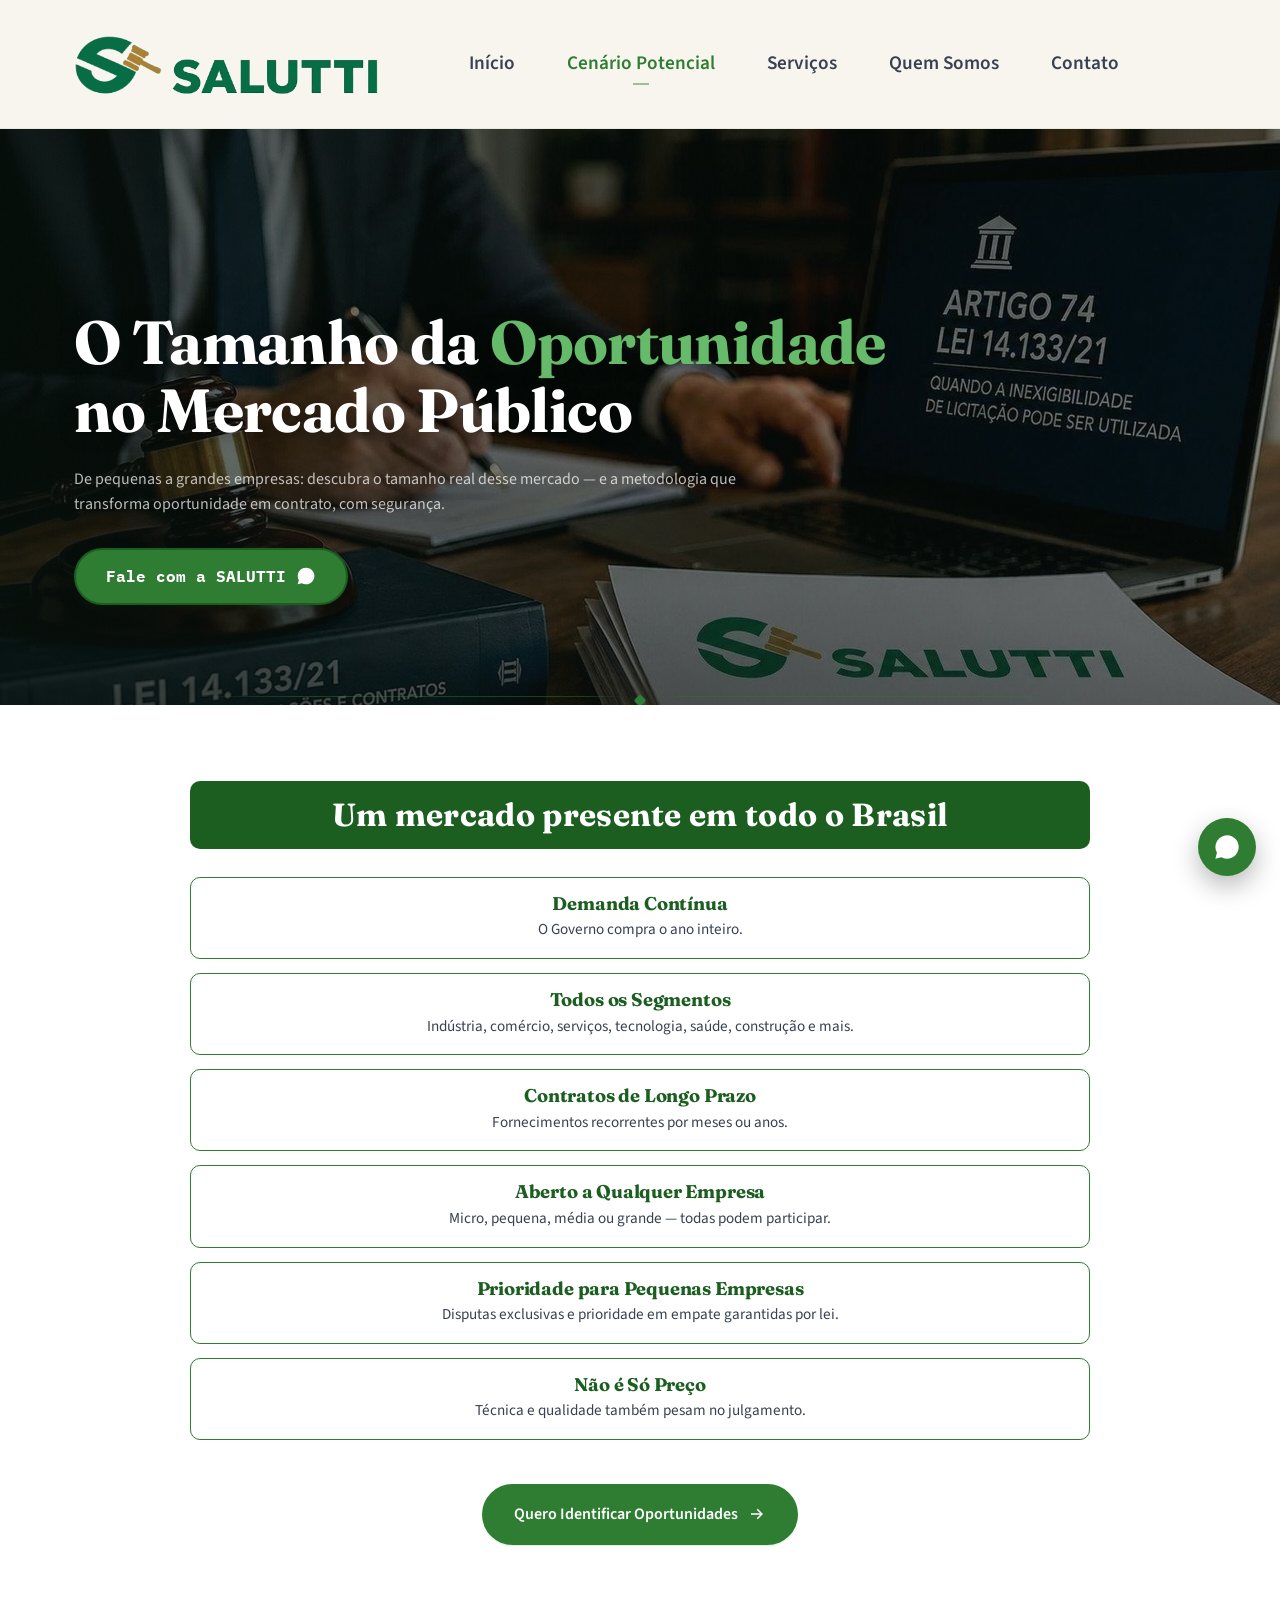
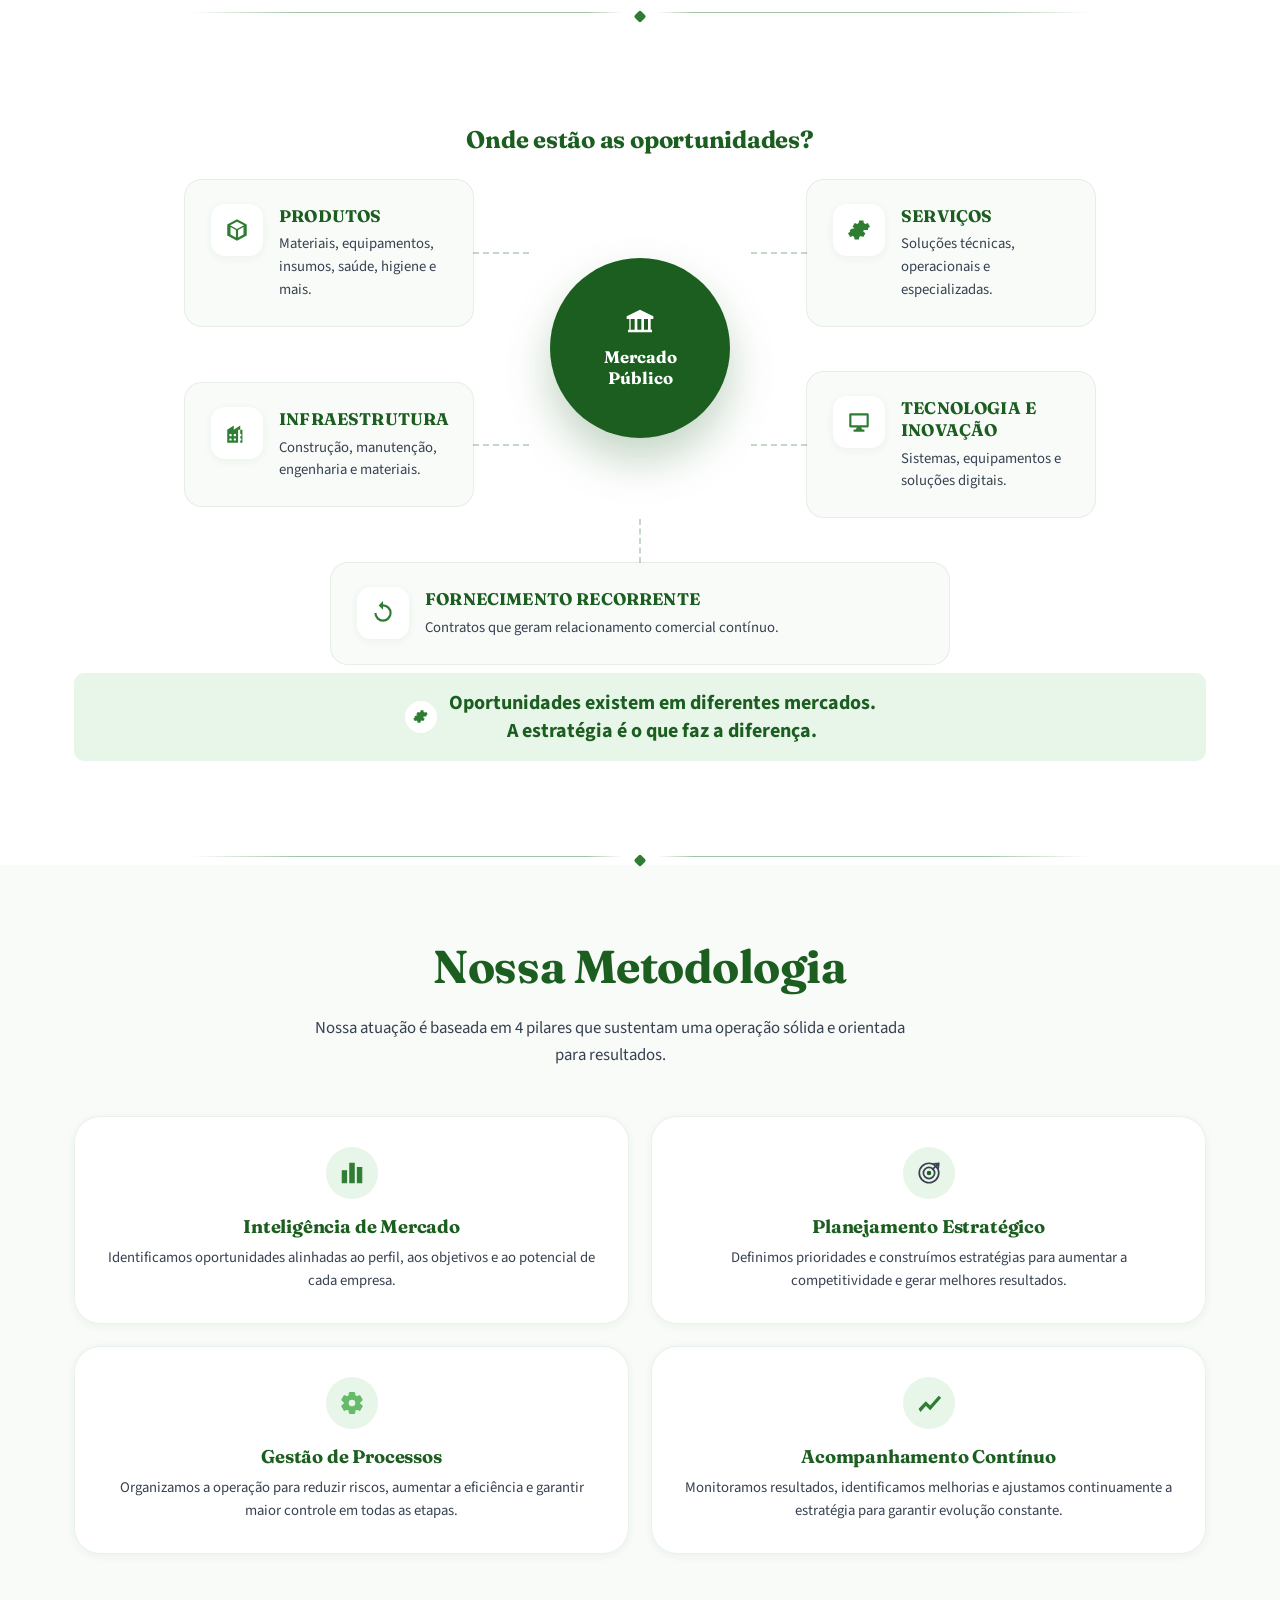
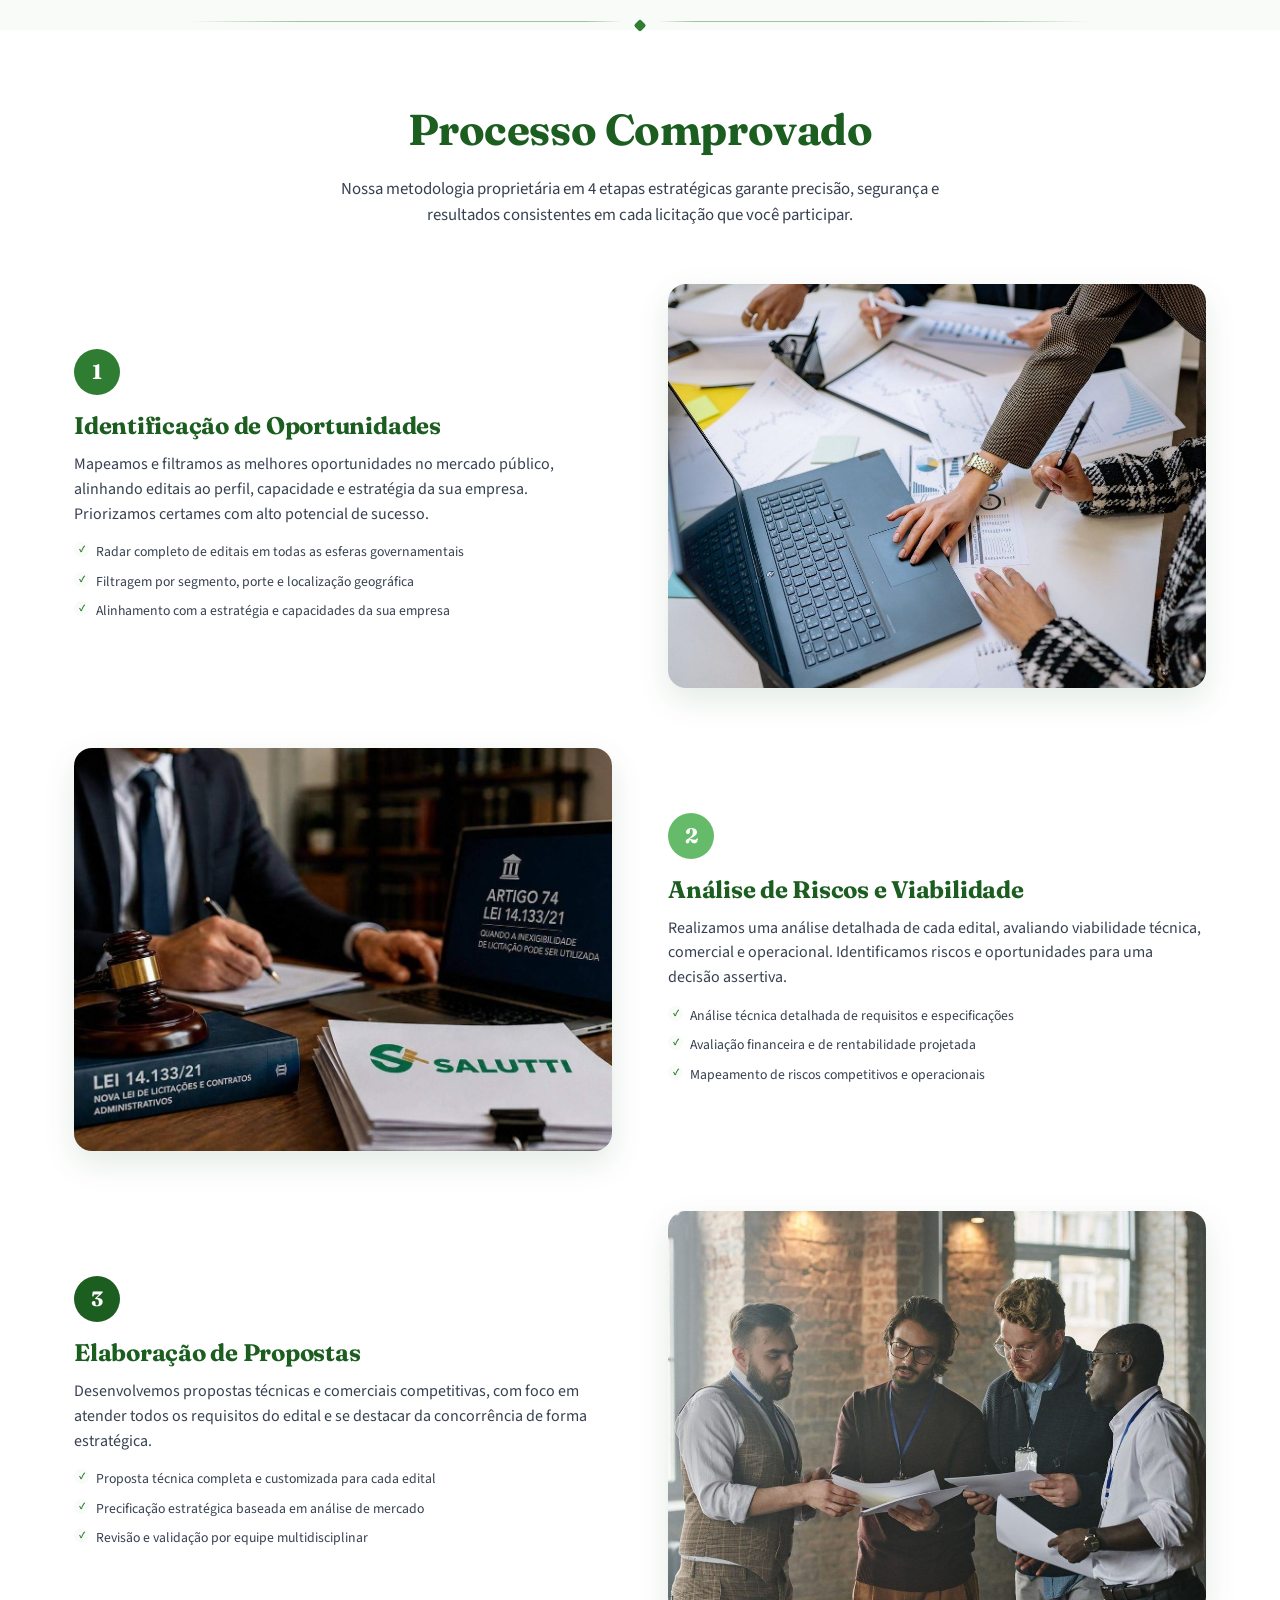
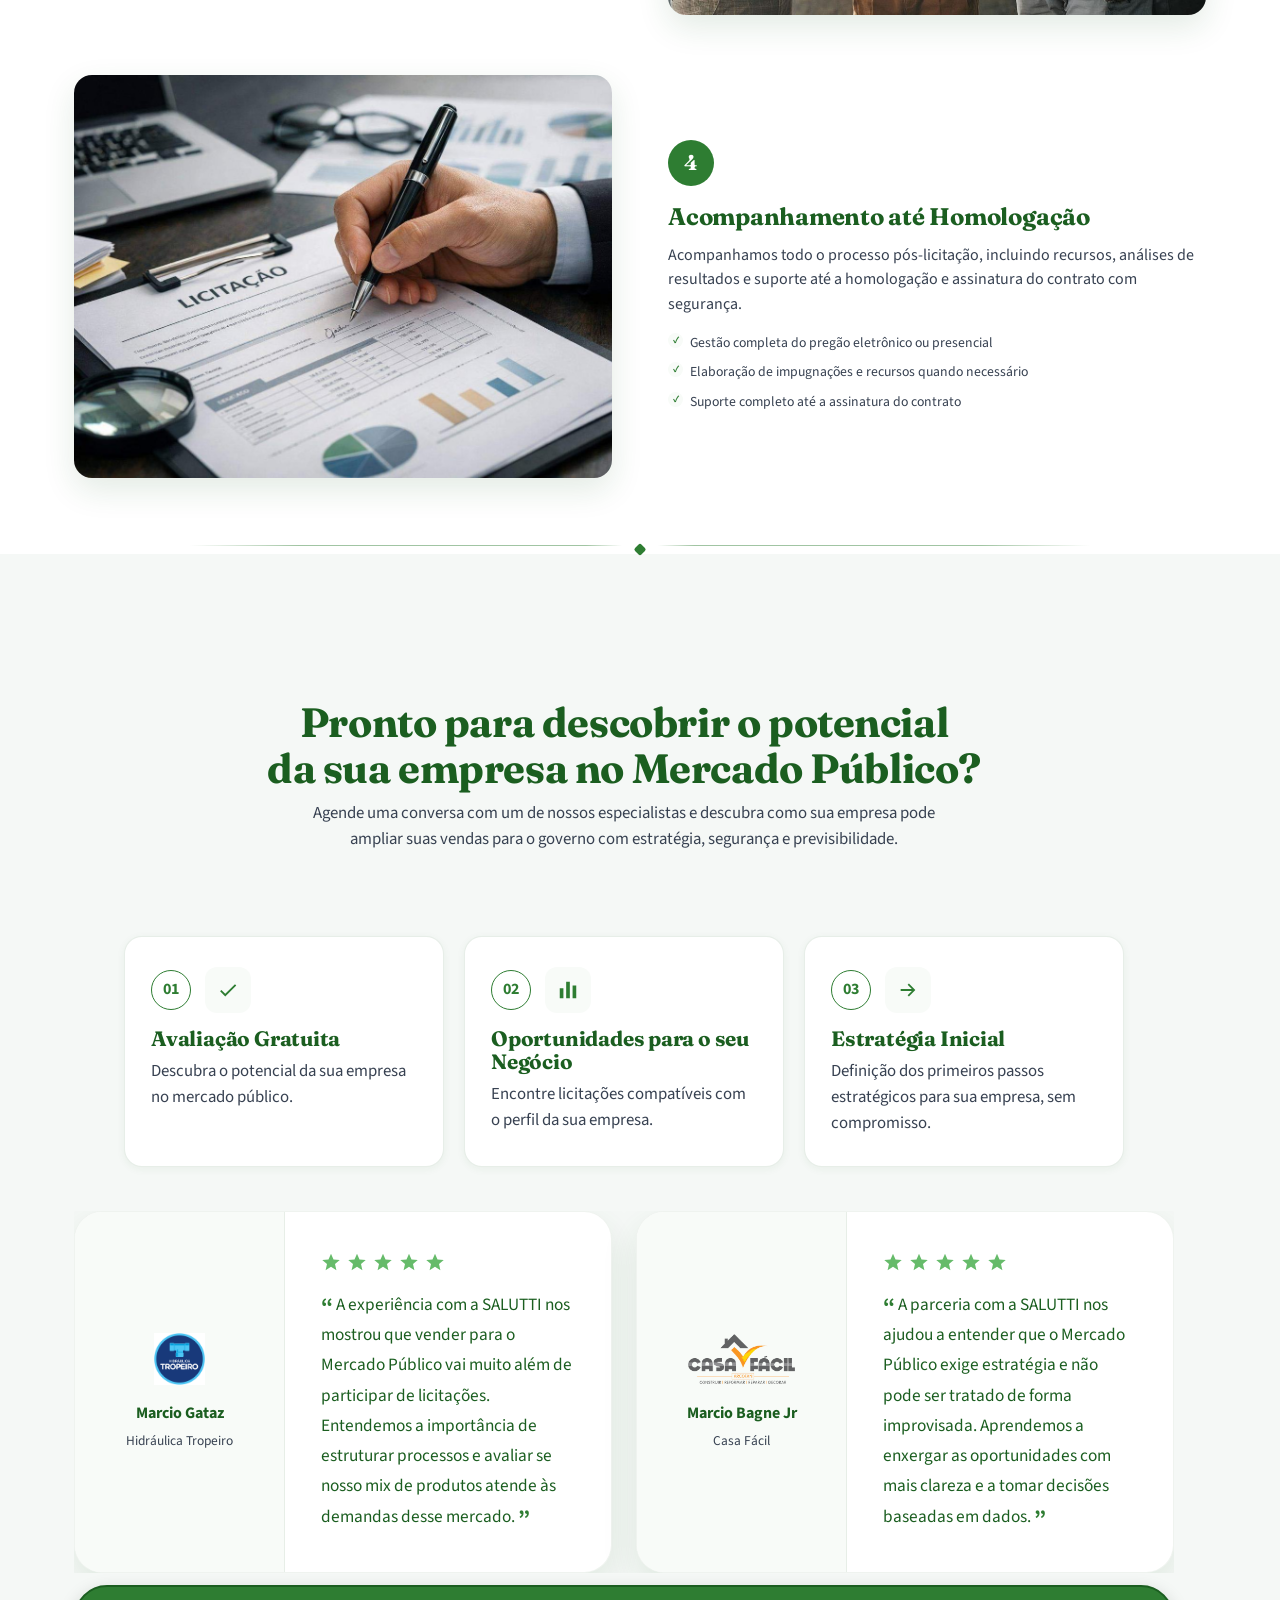
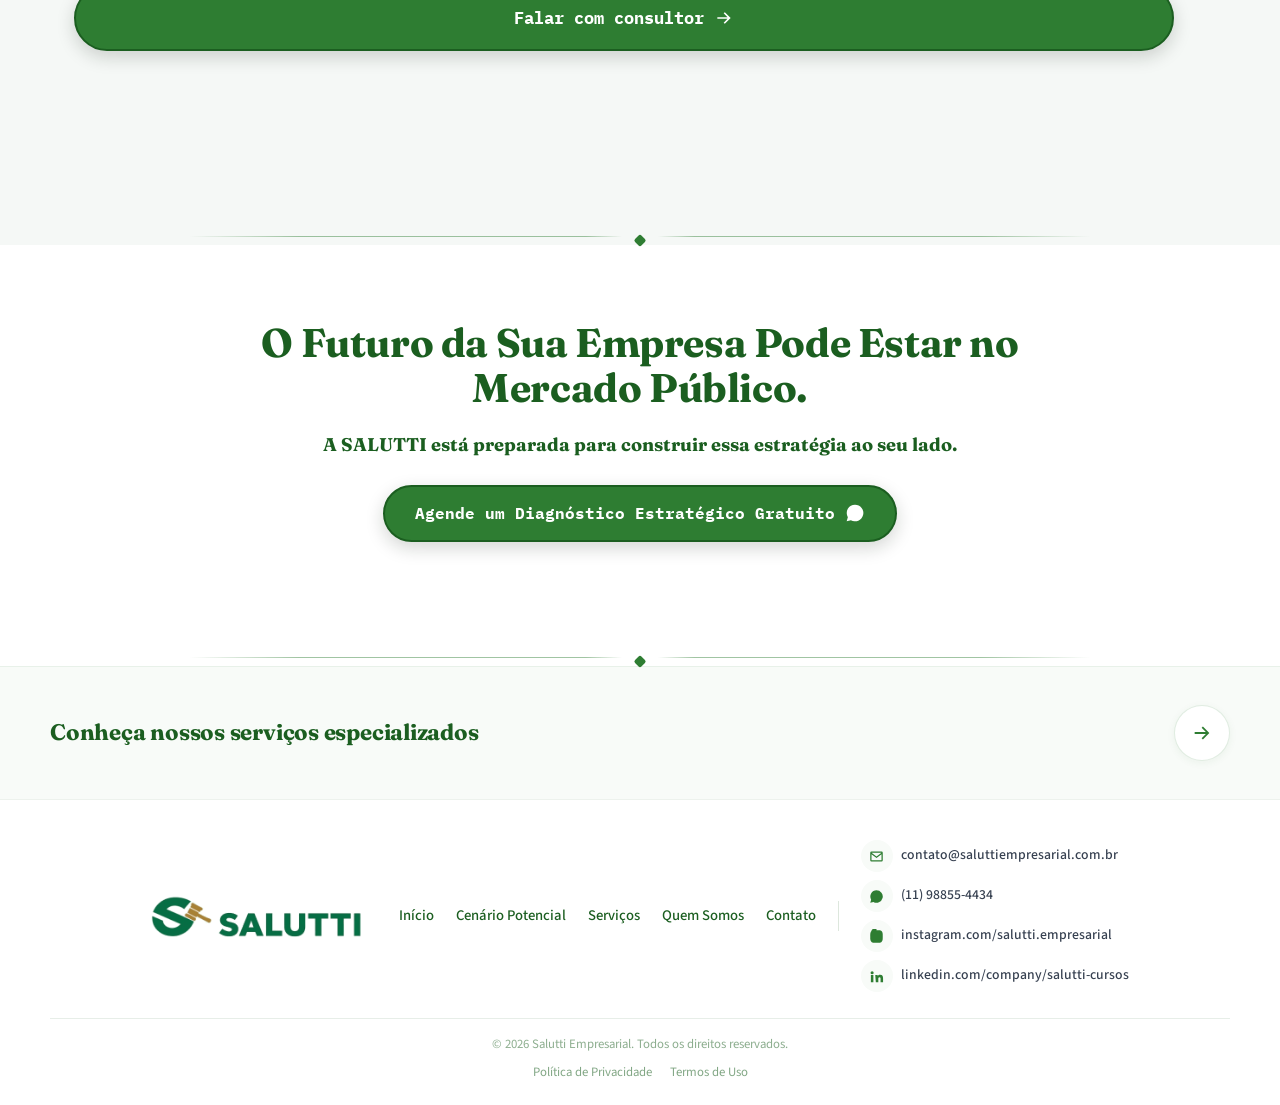
<file: cenario-potencial.html>
<!DOCTYPE html>
<html lang="pt-BR">
<head>
<!-- Google tag (gtag.js) -->
<script async src="https://www.googletagmanager.com/gtag/js?id=G-ZBF6GNN4KF"></script>
<script>
  window.dataLayer = window.dataLayer || [];
  function gtag(){dataLayer.push(arguments);}
  gtag("js", new Date());

  gtag("config", "G-ZBF6GNN4KF");
</script>
<meta charset="UTF-8">
<meta name="viewport" content="width=device-width, initial-scale=1.0">
<title>Cenário Potencial | Salutti Empresarial — Metodologia e Oportunidades no Mercado Público</title>
<meta name="description" content="Descubra o tamanho da oportunidade no mercado público brasileiro e conheça a metodologia proprietária da Salutti em 4 etapas estratégicas para vencer licitações.">
<meta name="keywords" content="metodologia licitações, oportunidade mercado público, processo licitatório, consultoria em licitações, mercado público, edital, Salutti Empresarial">
<meta name="author" content="Salutti Empresarial">
<link rel="canonical" href="https://www.saluttiempresarial.com.br/cenario-potencial.html">

<!-- Open Graph -->
<meta property="og:type" content="website">
<meta property="og:site_name" content="Salutti Empresarial">
<meta property="og:title" content="Cenário Potencial | Salutti Empresarial">
<meta property="og:description" content="Descubra o tamanho da oportunidade no mercado público brasileiro e conheça a metodologia proprietária da Salutti em 4 etapas estratégicas.">
<meta property="og:image" content="./assets/editais.jpg">
<meta property="og:locale" content="pt_BR">

<!-- Twitter -->
<meta name="twitter:card" content="summary_large_image">
<meta name="twitter:title" content="Cenário Potencial | Salutti Empresarial">
<meta name="twitter:description" content="Descubra o tamanho da oportunidade no mercado público brasileiro e conheça a metodologia proprietária da Salutti em 4 etapas estratégicas.">
<meta name="twitter:image" content="./assets/editais.jpg">

<link rel="icon" type="image/png" href="./assets/logo.png">
<link rel="apple-touch-icon" href="./assets/logo.png">

<link rel="preconnect" href="https://fonts.googleapis.com">
<link rel="preconnect" href="https://fonts.gstatic.com" crossorigin>
<link href="https://fonts.googleapis.com/css2?family=Fraunces:opsz,wght@9..144,400;9..144,500;9..144,600;9..144,700&family=IBM+Plex+Mono:wght@400;500;600&family=Source+Sans+3:wght@400;500;600;700&display=swap" rel="stylesheet">

<link rel="stylesheet" href="./styles.css">
<script type="application/ld+json">
{
  "@context": "https://schema.org",
  "@type": "ProfessionalService",
  "name": "Salutti Empresarial",
  "url": "https://www.saluttiempresarial.com.br/",
  "logo": "https://www.saluttiempresarial.com.br/assets/logo-wide-trimmed.png",
  "image": "https://www.saluttiempresarial.com.br/assets/hero.jpg",
  "description": "Consultoria especializada em licitações públicas municipais, estaduais e federais, ajudando empresas a transformar oportunidades do mercado público em negócios lucrativos.",
  "telephone": "+5511988554434",
  "email": "contato@saluttiempresarial.com.br",
  "areaServed": "BR",
  "sameAs": [
    "https://www.instagram.com/salutti.empresarial",
    "https://www.linkedin.com/company/salutti-cursos/about/"
  ]
}
</script>
</head>
<body class="page-cenario-potencial">

<!-- ============ SKIP LINK ============ -->
<a class="skip-link" href="#conteudo">Pular para o conteúdo</a>

<!-- ============ HEADER / NAV ============ -->
<header class="site-header" id="topo">
  <div class="wrap header-inner">
    <a href="index.html" class="brand" aria-label="Salutti Empresarial, página inicial">
      <img src="./assets/logo-wide-trimmed.png" width="490" height="102" alt="Salutti Empresarial" class="brand-mark">
    </a>

    <nav class="main-nav" id="mainNav" aria-label="Navegação principal">
      <a href="index.html">Início</a>
      <a href="cenario-potencial.html" class="is-active" aria-current="page">Cenário Potencial</a>
      <a href="servicos.html">Serviços</a>
      <a href="sobre.html">Quem Somos</a>
      <a href="contato.html">Contato</a>
    </nav>

    <button class="nav-toggle" id="navToggle" aria-expanded="false" aria-controls="mainNav" aria-label="Abrir menu">
      <span></span><span></span><span></span>
    </button>
  </div>
</header>

<main id="conteudo">

  <!-- ============ 1. HERO — CENÁRIO POTENCIAL ============ -->
  <section class="svc-hero" aria-label="Cenário potencial no mercado público">
    <div class="svc-hero-media">
      <img src="./assets/editais.jpg" width="1280" height="851" alt="Editais e documentos de licitações públicas" loading="eager">
      <div class="hero-scrim"></div>
    </div>
    <div class="wrap svc-hero-top reveal">
      <div class="svc-hero-copy">
        <h1 class="svc-hero-title">O Tamanho da <span class="svc-hero-highlight">Oportunidade</span> no Mercado Público</h1>
        <p class="section-sub section-sub-dark svc-hero-lede">De pequenas a grandes empresas: descubra o tamanho real desse mercado — e a metodologia que transforma oportunidade em contrato, com segurança.</p>
        <div class="svc-hero-actions">
          <a class="btn btn-whatsapp btn-lg" href="https://wa.me/5511988554434?text=Ol%C3%A1%2C%20quero%20falar%20com%20a%20Salutti." target="_blank" rel="noopener">
            Fale com a SALUTTI
            <svg viewBox="0 0 24 24" class="ico" aria-hidden="true"><path d="M17.5 14.4c-.3-.1-1.6-.8-1.9-.9-.3-.1-.4-.1-.6.1-.2.3-.7.9-.8 1-.2.2-.3.2-.5.1-.3-.1-1.2-.4-2.2-1.4-.8-.7-1.4-1.6-1.5-1.9-.2-.3 0-.5.1-.6.1-.1.3-.3.4-.5.1-.1.2-.3.2-.4.1-.2 0-.3 0-.4-.1-.1-.6-1.4-.8-1.9-.2-.5-.4-.4-.6-.4h-.5c-.2 0-.4.1-.6.3-.2.3-.8.8-.8 1.9s.8 2.2.9 2.4c.1.2 1.6 2.5 3.9 3.4.5.2 1 .4 1.3.5.5.2 1 .1 1.4.1.4-.1 1.3-.5 1.5-1 .2-.5.2-.9.1-1zM12 2a10 10 0 0 0-8.6 15L2 22l5.1-1.3A10 10 0 1 0 12 2z"/></svg>
          </a>
        </div>
      </div>
    </div>
  </section>

  <!-- ============ 2. O MERCADO PÚBLICO EM NÚMEROS ============ -->
  <section class="section infografico-section" id="numeros" aria-label="Mercado público é o maior comprador do Brasil">
    <div class="wrap">
      <div class="mercado-presente-banner reveal">
        <h2>Um mercado presente em todo o Brasil</h2>
      </div>

      <div class="mercado-presente-list reveal">
        <div class="mercado-presente-item">
          <h3>Demanda Contínua</h3>
          <p>O Governo compra o ano inteiro.</p>
        </div>
        <div class="mercado-presente-item">
          <h3>Todos os Segmentos</h3>
          <p>Indústria, comércio, serviços, tecnologia, saúde, construção e mais.</p>
        </div>
        <div class="mercado-presente-item">
          <h3>Contratos de Longo Prazo</h3>
          <p>Fornecimentos recorrentes por meses ou anos.</p>
        </div>
        <div class="mercado-presente-item">
          <h3>Aberto a Qualquer Empresa</h3>
          <p>Micro, pequena, média ou grande — todas podem participar.</p>
        </div>
        <div class="mercado-presente-item">
          <h3>Prioridade para Pequenas Empresas</h3>
          <p>Disputas exclusivas e prioridade em empate garantidas por lei.</p>
        </div>
        <div class="mercado-presente-item">
          <h3>Não é Só Preço</h3>
          <p>Técnica e qualidade também pesam no julgamento.</p>
        </div>
      </div>

      <div class="infografico-cta reveal">
        <a class="btn btn-brass btn-lg" href="https://wa.me/5511988554434?text=Ol%C3%A1%2C%20quero%20identificar%20oportunidades%20para%20minha%20empresa%20no%20Mercado%20P%C3%BAblico." target="_blank" rel="noopener">
          Quero Identificar Oportunidades
          <svg viewBox="0 0 24 24" class="ico" aria-hidden="true"><path d="M13 5l7 7-7 7-1.4-1.4L16.2 13H4v-2h12.2l-4.6-4.6Z"/></svg>
        </a>
      </div>

    </div>
  </section>

  <!-- ============ 2.1 QUEM PODE VENDER / ONDE ESTÃO AS OPORTUNIDADES ============ -->
  <section class="section oportunidades-section" aria-label="Quem pode vender para o Governo e onde estão as oportunidades">
    <div class="wrap">
      <div class="oportunidades-card">
        <div class="oportunidades-grid">

          <div class="oportunidades-col oportunidades-col-right oportunidades-col-full">
            <h2 class="oportunidades-col-title oportunidades-col-title-center oportunidades-col-title-lg">Onde estão as oportunidades?</h2>

            <div class="hub-grid">
              <div class="hub-card hub-card-produtos">
                <span class="hub-card-ico"><svg viewBox="0 0 24 24"><path d="M12 2 21 7v10l-9 5-9-5V7Zm0 2.3L5.6 7.7 12 11.1l6.4-3.4ZM6 9.3v6.9l5 2.8V12ZM13 18.9l5-2.8V9.3l-5 2.8Z"/></svg></span>
                <div class="hub-card-copy">
                  <h4>Produtos</h4>
                  <p>Materiais, equipamentos, insumos, saúde, higiene e mais.</p>
                </div>
              </div>

              <div class="hub-center">
                <svg viewBox="0 0 24 24" aria-hidden="true"><path d="M12 2 2 7v2h20V7Zm-8 6v9H3v2h18v-2h-1V8h-2v9h-3V8h-2v9h-3V8H8v9H5V8Z"/></svg>
                <span>Mercado<br>Público</span>
              </div>

              <div class="hub-card hub-card-servicos">
                <span class="hub-card-ico"><svg viewBox="0 0 24 24"><path d="M12 8.5A3.5 3.5 0 1 0 12 15.5 3.5 3.5 0 0 0 12 8.5Zm8.4 3.5a8.6 8.6 0 0 0-.15-1.6l1.9-1.5-2-3.4-2.3.9a8.4 8.4 0 0 0-1.4-.8l-.35-2.4h-4l-.35 2.4a8.4 8.4 0 0 0-1.4.8l-2.3-.9-2 3.4 1.9 1.5A8.6 8.6 0 0 0 3.6 12c0 .55.05 1.08.15 1.6l-1.9 1.5 2 3.4 2.3-.9c.43.32.9.6 1.4.8l.35 2.4h4l.35-2.4c.5-.2.97-.48 1.4-.8l2.3.9 2-3.4-1.9-1.5c.1-.52.15-1.05.15-1.6Z"/></svg></span>
                <div class="hub-card-copy">
                  <h4>Serviços</h4>
                  <p>Soluções técnicas, operacionais e especializadas.</p>
                </div>
              </div>

              <div class="hub-card hub-card-infra">
                <span class="hub-card-ico"><svg viewBox="0 0 24 24"><path d="M3 21V9l6-4v4l6-4v16H3Zm2-2h2v-2H5Zm0-4h2v-2H5Zm4 4h2v-2H9Zm0-4h2v-2H9Zm4 6h4V9h-4v10Zm2-8h1v2h-1Zm0 4h1v2h-1Z"/></svg></span>
                <div class="hub-card-copy">
                  <h4>Infraestrutura</h4>
                  <p>Construção, manutenção, engenharia e materiais.</p>
                </div>
              </div>

              <div class="hub-card hub-card-tech">
                <span class="hub-card-ico"><svg viewBox="0 0 24 24"><path d="M4 4h16a1 1 0 0 1 1 1v11a1 1 0 0 1-1 1h-6l1 2h2v2H7v-2h2l1-2H4a1 1 0 0 1-1-1V5a1 1 0 0 1 1-1Zm1 2v9h14V6Z"/></svg></span>
                <div class="hub-card-copy">
                  <h4>Tecnologia e Inovação</h4>
                  <p>Sistemas, equipamentos e soluções digitais.</p>
                </div>
              </div>

              <div class="hub-card hub-card-fornecimento">
                <span class="hub-card-ico"><svg viewBox="0 0 24 24"><path d="M12 4V1L8 5l4 4V6a6 6 0 1 1-6 6H4a8 8 0 1 0 8-8Z"/></svg></span>
                <div class="hub-card-copy">
                  <h4>Fornecimento Recorrente</h4>
                  <p>Contratos que geram relacionamento comercial contínuo.</p>
                </div>
              </div>
            </div>

            <!-- Versão exclusiva para mobile — desktop permanece com o hub acima -->
            <div class="opm-mobile">
              <div class="opm-hero">
                <div class="opm-hero-badge">
                  <svg viewBox="0 0 24 24" aria-hidden="true"><path d="M12 2 2 7v2h20V7Zm-8 6v9H3v2h18v-2h-1V8h-2v9h-3V8h-2v9h-3V8H8v9H5V8Z"/></svg>
                  <span>Mercado<br>Público</span>
                </div>
                <p class="opm-hero-sub">Diversos segmentos. Diferentes possibilidades.</p>
              </div>

              <div class="opm-list">
                <div class="opm-item">
                  <span class="opm-num">01</span>
                  <span class="opm-ico"><svg viewBox="0 0 24 24"><path d="M12 2 21 7v10l-9 5-9-5V7Zm0 2.3L5.6 7.7 12 11.1l6.4-3.4ZM6 9.3v6.9l5 2.8V12ZM13 18.9l5-2.8V9.3l-5 2.8Z"/></svg></span>
                  <div class="opm-copy">
                    <h4>Produtos</h4>
                    <p>Materiais, equipamentos, insumos, saúde, higiene e mais.</p>
                  </div>
                </div>
                <div class="opm-item">
                  <span class="opm-num">02</span>
                  <span class="opm-ico"><svg viewBox="0 0 24 24"><path d="M12 8.5A3.5 3.5 0 1 0 12 15.5 3.5 3.5 0 0 0 12 8.5Zm8.4 3.5a8.6 8.6 0 0 0-.15-1.6l1.9-1.5-2-3.4-2.3.9a8.4 8.4 0 0 0-1.4-.8l-.35-2.4h-4l-.35 2.4a8.4 8.4 0 0 0-1.4.8l-2.3-.9-2 3.4 1.9 1.5A8.6 8.6 0 0 0 3.6 12c0 .55.05 1.08.15 1.6l-1.9 1.5 2 3.4 2.3-.9c.43.32.9.6 1.4.8l.35 2.4h4l.35-2.4c.5-.2.97-.48 1.4-.8l2.3.9 2-3.4-1.9-1.5c.1-.52.15-1.05.15-1.6Z"/></svg></span>
                  <div class="opm-copy">
                    <h4>Serviços</h4>
                    <p>Soluções técnicas, operacionais e especializadas.</p>
                  </div>
                </div>
                <div class="opm-item">
                  <span class="opm-num">03</span>
                  <span class="opm-ico"><svg viewBox="0 0 24 24"><path d="M3 21V9l6-4v4l6-4v16H3Zm2-2h2v-2H5Zm0-4h2v-2H5Zm4 4h2v-2H9Zm0-4h2v-2H9Zm4 6h4V9h-4v10Zm2-8h1v2h-1Zm0 4h1v2h-1Z"/></svg></span>
                  <div class="opm-copy">
                    <h4>Infraestrutura</h4>
                    <p>Construção, manutenção, engenharia e materiais.</p>
                  </div>
                </div>
                <div class="opm-item">
                  <span class="opm-num">04</span>
                  <span class="opm-ico"><svg viewBox="0 0 24 24"><path d="M4 4h16a1 1 0 0 1 1 1v11a1 1 0 0 1-1 1h-6l1 2h2v2H7v-2h2l1-2H4a1 1 0 0 1-1-1V5a1 1 0 0 1 1-1Zm1 2v9h14V6Z"/></svg></span>
                  <div class="opm-copy">
                    <h4>Tecnologia &amp; Inovação</h4>
                    <p>Sistemas, equipamentos e soluções digitais.</p>
                  </div>
                </div>
                <div class="opm-item">
                  <span class="opm-num">05</span>
                  <span class="opm-ico"><svg viewBox="0 0 24 24"><path d="M12 4V1L8 5l4 4V6a6 6 0 1 1-6 6H4a8 8 0 1 0 8-8Z"/></svg></span>
                  <div class="opm-copy">
                    <h4>Fornecimento Recorrente</h4>
                    <p>Contratos que geram relacionamento comercial contínuo.</p>
                  </div>
                </div>
              </div>

              <div class="opm-highlight">
                <p>Oportunidades existem em diferentes mercados.<br>A estratégia é o que faz a diferença.</p>
              </div>
            </div>
          </div>

        </div>

        <div class="oportunidades-highlight">
          <span class="oportunidades-highlight-ico" aria-hidden="true"><svg viewBox="0 0 24 24"><path d="M12 8.5A3.5 3.5 0 1 0 12 15.5 3.5 3.5 0 0 0 12 8.5Zm8.4 3.5a8.6 8.6 0 0 0-.15-1.6l1.9-1.5-2-3.4-2.3.9a8.4 8.4 0 0 0-1.4-.8l-.35-2.4h-4l-.35 2.4a8.4 8.4 0 0 0-1.4.8l-2.3-.9-2 3.4 1.9 1.5A8.6 8.6 0 0 0 3.6 12c0 .55.05 1.08.15 1.6l-1.9 1.5 2 3.4 2.3-.9c.43.32.9.6 1.4.8l.35 2.4h4l.35-2.4c.5-.2.97-.48 1.4-.8l2.3.9 2-3.4-1.9-1.5c.1-.52.15-1.05.15-1.6Z"/></svg></span>
          <p>Oportunidades existem em diferentes mercados.<br>A estratégia é o que faz a diferença.</p>
        </div>
      </div>
    </div>
  </section>

  <!-- ============ 3. NOSSOS PILARES ============ -->
  <section class="section section-dark-alt pilares-section" aria-label="Nossos pilares">
    <div class="wrap">
      <div class="section-head-center reveal">
        <h2>Nossa Metodologia</h2>
        <p class="section-sub">Nossa atuação é baseada em 4 pilares que sustentam uma operação sólida e orientada para resultados.</p>
      </div>
      <div class="pilares-grid reveal">
        <article class="pilar-card">
          <span class="pilar-ico" aria-hidden="true"><svg viewBox="0 0 24 24"><path d="M3 21V10h4v11Zm7 0V3h4v18Zm7 0V7h4v14Z"/></svg></span>
          <h3>Inteligência de Mercado</h3>
          <p>Identificamos oportunidades alinhadas ao perfil, aos objetivos e ao potencial de cada empresa.</p>
        </article>
        <article class="pilar-card">
          <span class="pilar-ico" aria-hidden="true"><svg viewBox="0 0 24 24"><circle cx="12" cy="12" r="9" fill="none" stroke="currentColor" stroke-width="1.6"/><circle cx="12" cy="12" r="5.2" fill="none" stroke="currentColor" stroke-width="1.6"/><circle cx="12" cy="12" r="1.6"/><path d="M21 3 15.5 8.5M21 3l-4.5.5M21 3l-.5 4.5" stroke="currentColor" stroke-width="1.6" fill="none" stroke-linecap="round" stroke-linejoin="round"/></svg></span>
          <h3>Planejamento Estratégico</h3>
          <p>Definimos prioridades e construímos estratégias para aumentar a competitividade e gerar melhores resultados.</p>
        </article>
        <article class="pilar-card">
          <span class="pilar-ico" aria-hidden="true"><svg viewBox="0 0 24 24"><path d="M19.14 12.94c.04-.3.06-.61.06-.94 0-.32-.02-.64-.07-.94l2.03-1.58a.5.5 0 0 0 .12-.61l-1.92-3.32a.5.5 0 0 0-.59-.22l-2.39.96c-.5-.38-1.03-.7-1.62-.94l-.36-2.54a.5.5 0 0 0-.5-.42h-3.84a.5.5 0 0 0-.5.42l-.36 2.54c-.59.24-1.13.57-1.62.94l-2.39-.96a.5.5 0 0 0-.59.22L2.74 8.87a.5.5 0 0 0 .12.61l2.03 1.58c-.05.3-.09.63-.09.94s.02.64.07.94l-2.03 1.58a.5.5 0 0 0-.12.61l1.92 3.32c.12.22.37.29.59.22l2.39-.96c.5.38 1.03.7 1.62.94l.36 2.54c.05.24.25.42.5.42h3.84c.25 0 .46-.18.5-.42l.36-2.54c.59-.24 1.13-.56 1.62-.94l2.39.96c.22.08.47 0 .59-.22l1.92-3.32a.5.5 0 0 0-.12-.61l-2.01-1.58zM12 15.6c-1.98 0-3.6-1.62-3.6-3.6s1.62-3.6 3.6-3.6 3.6 1.62 3.6 3.6-1.62 3.6-3.6 3.6z"/></svg></span>
          <h3>Gestão de Processos</h3>
          <p>Organizamos a operação para reduzir riscos, aumentar a eficiência e garantir maior controle em todas as etapas.</p>
        </article>
        <article class="pilar-card">
          <span class="pilar-ico" aria-hidden="true"><svg viewBox="0 0 24 24"><path d="M3 17.5 9 11l4 4 8-9 1.5 1.3-9.4 10.6-4-4-4.9 5.5Z"/></svg></span>
          <h3>Acompanhamento Contínuo</h3>
          <p>Monitoramos resultados, identificamos melhorias e ajustamos continuamente a estratégia para garantir evolução constante.</p>
        </article>
      </div>
    </div>
  </section>

  <!-- ============ 4. NOSSA METODOLOGIA (4 etapas) ============ -->
  <section class="section" id="metodologia" aria-label="Nossa metodologia">
    <div class="wrap">
      <div class="section-head section-head-center reveal">
        <h2>Processo Comprovado</h2>
        <p class="section-sub">Nossa metodologia proprietária em 4 etapas estratégicas garante precisão, segurança e resultados consistentes em cada licitação que você participar.</p>
      </div>

      <div class="metod-steps">
        <div class="split-block metod-step reveal">
          <div class="split-copy">
            <span class="metod-step-num metod-step-num-green">1</span>
            <h3>Identificação de Oportunidades</h3>
            <p>Mapeamos e filtramos as melhores oportunidades no mercado público, alinhando editais ao perfil, capacidade e estratégia da sua empresa. Priorizamos certames com alto potencial de sucesso.</p>
            <ul class="card-checklist">
              <li>Radar completo de editais em todas as esferas governamentais</li>
              <li>Filtragem por segmento, porte e localização geográfica</li>
              <li>Alinhamento com a estratégia e capacidades da sua empresa</li>
            </ul>
          </div>
          <div class="split-media">
            <figure class="photo-interactive">
              <img src="./assets/cenario-oportunidades-analise.jpg" width="1200" height="799" alt="Equipe analisando dados e gráficos para identificar oportunidades em licitações públicas" loading="lazy">
            </figure>
          </div>
        </div>

        <div class="split-block split-reverse metod-step reveal">
          <div class="split-copy">
            <span class="metod-step-num metod-step-num-blue">2</span>
            <h3>Análise de Riscos e Viabilidade</h3>
            <p>Realizamos uma análise detalhada de cada edital, avaliando viabilidade técnica, comercial e operacional. Identificamos riscos e oportunidades para uma decisão assertiva.</p>
            <ul class="card-checklist">
              <li>Análise técnica detalhada de requisitos e especificações</li>
              <li>Avaliação financeira e de rentabilidade projetada</li>
              <li>Mapeamento de riscos competitivos e operacionais</li>
            </ul>
          </div>
          <div class="split-media">
            <figure class="photo-interactive">
              <img src="./assets/editais.jpg" width="1280" height="851" alt="Documentos e legislação analisados na avaliação de riscos e viabilidade do edital" loading="lazy">
            </figure>
          </div>
        </div>

        <div class="split-block metod-step reveal">
          <div class="split-copy">
            <span class="metod-step-num metod-step-num-orange">3</span>
            <h3>Elaboração de Propostas</h3>
            <p>Desenvolvemos propostas técnicas e comerciais competitivas, com foco em atender todos os requisitos do edital e se destacar da concorrência de forma estratégica.</p>
            <ul class="card-checklist">
              <li>Proposta técnica completa e customizada para cada edital</li>
              <li>Precificação estratégica baseada em análise de mercado</li>
              <li>Revisão e validação por equipe multidisciplinar</li>
            </ul>
          </div>
          <div class="split-media">
            <figure class="photo-interactive">
              <img src="./assets/cenario-elaboracao-propostas.jpg" width="1200" height="799" alt="Equipe da Salutti elaborando proposta técnica e comercial" loading="lazy">
            </figure>
          </div>
        </div>

        <div class="split-block split-reverse metod-step reveal">
          <div class="split-copy">
            <span class="metod-step-num metod-step-num-green">4</span>
            <h3>Acompanhamento até Homologação</h3>
            <p>Acompanhamos todo o processo pós-licitação, incluindo recursos, análises de resultados e suporte até a homologação e assinatura do contrato com segurança.</p>
            <ul class="card-checklist">
              <li>Gestão completa do pregão eletrônico ou presencial</li>
              <li>Elaboração de impugnações e recursos quando necessário</li>
              <li>Suporte completo até a assinatura do contrato</li>
            </ul>
          </div>
          <div class="split-media">
            <figure class="photo-interactive">
              <img src="./assets/licitacao-assinatura.jpg" width="1280" height="853" alt="Assinatura do contrato após a homologação" loading="lazy">
            </figure>
          </div>
        </div>
      </div>
    </div>
  </section>

  <!-- ============ 5. PRONTO PARA DESCOBRIR O POTENCIAL DA SUA EMPRESA? ============ -->
  <section class="section" aria-label="Pronto para descobrir o potencial da sua empresa no mercado público">
    <div class="wrap">
      <div class="split-block split-block-full reveal" style="align-items:flex-start;">
        <div class="split-copy">
          <div class="cta-diagnostico-head cta-diagnostico-head-centered">
            <h2 class="cta-diagnostico-title cta-diagnostico-title-centered">Pronto para descobrir o potencial<br>da sua empresa no Mercado Público?</h2>
          </div>
          <p class="section-sub cta-diagnostico-sub" style="font-size:1.05rem;">Agende uma conversa com um de nossos especialistas e descubra como sua empresa pode ampliar suas vendas para o governo com estratégia, segurança e previsibilidade.</p>

          <div class="cta-diagnostico-panel reveal">

            <div class="etapas-vertical">
              <div class="etapa-vertical-item">
                <div class="etapa-vertical-top">
                  <span class="etapa-vertical-num">01</span>
                  <span class="etapa-vertical-ico" aria-hidden="true"><svg viewBox="0 0 24 24"><path d="M9 16.2 4.8 12l-1.4 1.4L9 19 21 7l-1.4-1.4Z"/></svg></span>
                </div>
                <div class="etapa-vertical-copy">
                  <h3>Avaliação Gratuita</h3>
                  <p>Descubra o potencial da sua empresa no mercado público.</p>
                </div>
              </div>
              <div class="etapa-vertical-item">
                <div class="etapa-vertical-top">
                  <span class="etapa-vertical-num">02</span>
                  <span class="etapa-vertical-ico" aria-hidden="true"><svg viewBox="0 0 24 24"><path d="M3 21V10h4v11Zm7 0V3h4v18Zm7 0V7h4v14Z"/></svg></span>
                </div>
                <div class="etapa-vertical-copy">
                  <h3>Oportunidades para o seu Negócio</h3>
                  <p>Encontre licitações compatíveis com o perfil da sua empresa.</p>
                </div>
              </div>
              <div class="etapa-vertical-item">
                <div class="etapa-vertical-top">
                  <span class="etapa-vertical-num">03</span>
                  <span class="etapa-vertical-ico" aria-hidden="true"><svg viewBox="0 0 24 24"><path d="M13 5l7 7-7 7-1.4-1.4L16.2 13H4v-2h12.2l-4.6-4.6Z"/></svg></span>
                </div>
                <div class="etapa-vertical-copy">
                  <h3>Estratégia Inicial</h3>
                  <p>Definição dos primeiros passos estratégicos para sua empresa, sem compromisso.</p>
                </div>
              </div>
            </div>

            <div class="depo-carousel depo-carousel-cases">
              <button class="depo-nav depo-nav-prev" type="button" aria-label="Depoimento anterior" data-depo-prev>
                <svg viewBox="0 0 24 24" aria-hidden="true"><path d="M15 18l-6-6 6-6"/></svg>
              </button>

              <div class="depo-viewport">
                <div class="depo-track" data-depo-track>
                  <article class="case-card" data-depo-slide>
                    <div class="case-card-left">
                      <a class="depo-logo-link" href="https://www.hidraulicatropeiro.com.br/" target="_blank" rel="noopener" aria-label="Visitar site da Hidráulica Tropeiro">
                        <img class="depo-logo depo-logo-badge" src="./assets/cliente-tropeiro-logo.png" width="259" height="260" alt="Hidráulica Tropeiro">
                      </a>
                      <div>
                        <p class="case-card-author-name">Marcio Gataz</p>
                        <p class="case-card-author-role">Hidráulica Tropeiro</p>
                      </div>
                    </div>
                    <div class="case-card-right">
                      <div class="case-card-stars" aria-label="Avaliação 5 de 5 estrelas">
                        <svg viewBox="0 0 24 24" aria-hidden="true"><path d="M12 2 15 9l7.5.6-5.7 4.9L18.5 22 12 17.8 5.5 22l1.7-7.5L1.5 9.6 9 9Z"/></svg>
                        <svg viewBox="0 0 24 24" aria-hidden="true"><path d="M12 2 15 9l7.5.6-5.7 4.9L18.5 22 12 17.8 5.5 22l1.7-7.5L1.5 9.6 9 9Z"/></svg>
                        <svg viewBox="0 0 24 24" aria-hidden="true"><path d="M12 2 15 9l7.5.6-5.7 4.9L18.5 22 12 17.8 5.5 22l1.7-7.5L1.5 9.6 9 9Z"/></svg>
                        <svg viewBox="0 0 24 24" aria-hidden="true"><path d="M12 2 15 9l7.5.6-5.7 4.9L18.5 22 12 17.8 5.5 22l1.7-7.5L1.5 9.6 9 9Z"/></svg>
                        <svg viewBox="0 0 24 24" aria-hidden="true"><path d="M12 2 15 9l7.5.6-5.7 4.9L18.5 22 12 17.8 5.5 22l1.7-7.5L1.5 9.6 9 9Z"/></svg>
                      </div>
                      <blockquote class="case-card-quote">
                        <span class="case-card-quote-mark" aria-hidden="true">&ldquo;</span>
                        A experiência com a SALUTTI nos mostrou que vender para o Mercado Público vai muito além de participar de licitações. Entendemos a importância de estruturar processos e avaliar se nosso mix de produtos atende às demandas desse mercado.
                        <span class="case-card-quote-mark" aria-hidden="true">&rdquo;</span>
                      </blockquote>
                    </div>
                  </article>

                  <article class="case-card" data-depo-slide>
                    <div class="case-card-left">
                      <a class="depo-logo-link" href="https://casafacilarcofan.com.br/" target="_blank" rel="noopener" aria-label="Visitar site da Casa Fácil Arcofan">
                        <img class="depo-logo" src="./assets/cliente-arcofan-logo.png" width="400" height="190" alt="Casa Fácil Arcofan">
                      </a>
                      <div>
                        <p class="case-card-author-name">Marcio Bagne Jr</p>
                        <p class="case-card-author-role">Casa Fácil</p>
                      </div>
                    </div>
                    <div class="case-card-right">
                      <div class="case-card-stars" aria-label="Avaliação 5 de 5 estrelas">
                        <svg viewBox="0 0 24 24" aria-hidden="true"><path d="M12 2 15 9l7.5.6-5.7 4.9L18.5 22 12 17.8 5.5 22l1.7-7.5L1.5 9.6 9 9Z"/></svg>
                        <svg viewBox="0 0 24 24" aria-hidden="true"><path d="M12 2 15 9l7.5.6-5.7 4.9L18.5 22 12 17.8 5.5 22l1.7-7.5L1.5 9.6 9 9Z"/></svg>
                        <svg viewBox="0 0 24 24" aria-hidden="true"><path d="M12 2 15 9l7.5.6-5.7 4.9L18.5 22 12 17.8 5.5 22l1.7-7.5L1.5 9.6 9 9Z"/></svg>
                        <svg viewBox="0 0 24 24" aria-hidden="true"><path d="M12 2 15 9l7.5.6-5.7 4.9L18.5 22 12 17.8 5.5 22l1.7-7.5L1.5 9.6 9 9Z"/></svg>
                        <svg viewBox="0 0 24 24" aria-hidden="true"><path d="M12 2 15 9l7.5.6-5.7 4.9L18.5 22 12 17.8 5.5 22l1.7-7.5L1.5 9.6 9 9Z"/></svg>
                      </div>
                      <blockquote class="case-card-quote">
                        <span class="case-card-quote-mark" aria-hidden="true">&ldquo;</span>
                        A parceria com a SALUTTI nos ajudou a entender que o Mercado Público exige estratégia e não pode ser tratado de forma improvisada. Aprendemos a enxergar as oportunidades com mais clareza e a tomar decisões baseadas em dados.
                        <span class="case-card-quote-mark" aria-hidden="true">&rdquo;</span>
                      </blockquote>
                    </div>
                  </article>
                </div>
              </div>

              <button class="depo-nav depo-nav-next" type="button" aria-label="Próximo depoimento" data-depo-next>
                <svg viewBox="0 0 24 24" aria-hidden="true"><path d="M9 6l6 6-6 6"/></svg>
              </button>
            </div>

            <a class="btn btn-whatsapp btn-lg cta-diagnostico-btn cta-diagnostico-btn-block" href="https://wa.me/5511988554434?text=Ol%C3%A1%2C%20quero%20falar%20com%20um%20consultor%20da%20Salutti." target="_blank" rel="noopener">
              Falar com consultor
              <svg viewBox="0 0 24 24" class="ico" aria-hidden="true"><path d="M13 5l7 7-7 7-1.4-1.4L16.2 13H4v-2h12.2l-4.6-4.6Z"/></svg>
            </a>
          </div>
        </div>
      </div>
    </div>
  </section>

  <!-- ============ 6. O FUTURO DA SUA EMPRESA NO MERCADO PÚBLICO ============ -->
  <section class="section futuro-section" aria-label="O futuro da sua empresa no mercado público">
    <div class="wrap">
      <div class="section-head-center reveal">
        <h2 class="futuro-title">O Futuro da Sua Empresa Pode Estar no Mercado Público.</h2>
        <p class="futuro-sub">A SALUTTI está preparada para construir essa estratégia ao seu lado.</p>
        <a class="btn btn-whatsapp btn-lg" href="https://wa.me/5511988554434?text=Ol%C3%A1%2C%20quero%20agendar%20um%20diagn%C3%B3stico%20estrat%C3%A9gico%20gratuito." target="_blank" rel="noopener">
          Agende um Diagnóstico Estratégico Gratuito
          <svg viewBox="0 0 24 24" class="ico" aria-hidden="true"><path d="M17.5 14.4c-.3-.1-1.6-.8-1.9-.9-.3-.1-.4-.1-.6.1-.2.3-.7.9-.8 1-.2.2-.3.2-.5.1-.3-.1-1.2-.4-2.2-1.4-.8-.7-1.4-1.6-1.5-1.9-.2-.3 0-.5.1-.6.1-.1.3-.3.4-.5.1-.1.2-.3.2-.4.1-.2 0-.3 0-.4-.1-.1-.6-1.4-.8-1.9-.2-.5-.4-.4-.6-.4h-.5c-.2 0-.4.1-.6.3-.2.3-.8.8-.8 1.9s.8 2.2.9 2.4c.1.2 1.6 2.5 3.9 3.4.5.2 1 .4 1.3.5.5.2 1 .1 1.4.1.4-.1 1.3-.5 1.5-1 .2-.5.2-.9.1-1zM12 2a10 10 0 0 0-8.6 15L2 22l5.1-1.3A10 10 0 1 0 12 2z"/></svg>
        </a>
      </div>
    </div>
  </section>

  <section class="next-step-band" aria-label="Próximo passo">
    <a class="wrap next-step-inner" href="servicos.html">
      <div class="next-step-copy">
        <h3 class="next-step-title">Conheça nossos serviços especializados</h3>
      </div>
      <span class="next-step-arrow" aria-hidden="true">
        <svg viewBox="0 0 24 24"><path d="M13 5l7 7-7 7-1.4-1.4L16.2 13H4v-2h12.2l-4.6-4.6Z"/></svg>
      </span>
    </a>
  </section>

</main>

<!-- ============ FOOTER ============ -->
<footer class="site-footer">
  <div class="wrap footer-inner">
    <a href="index.html" class="footer-logo-link" aria-label="Salutti Empresarial, página inicial">
      <img src="./assets/logo-wide-trimmed.png" width="490" height="102" alt="Salutti Empresarial" class="brand-mark-footer" loading="lazy">
    </a>

    <div class="footer-links-group">
      <nav class="footer-nav" aria-label="Navegação do rodapé">
        <a href="index.html">Início</a>
        <a href="cenario-potencial.html">Cenário Potencial</a>
        <a href="servicos.html">Serviços</a>
        <a href="sobre.html">Quem Somos</a>
        <a href="contato.html">Contato</a>
      </nav>

      <span class="footer-divider" aria-hidden="true"></span>

      <div class="footer-social" aria-label="Redes sociais da Salutti">
        <a class="footer-social-link" href="mailto:contato@saluttiempresarial.com.br" aria-label="Enviar e-mail para a Salutti">
          <span class="footer-social-ico"><svg viewBox="0 0 24 24" aria-hidden="true"><path d="M4 4h16a2 2 0 0 1 2 2v12a2 2 0 0 1-2 2H4a2 2 0 0 1-2-2V6a2 2 0 0 1 2-2Zm0 2v.01L12 12l8-5.99V6Zm0 2.24V18h16V8.24l-8 6Z"/></svg></span>
          <span class="footer-social-text">contato@saluttiempresarial.com.br</span>
        </a>
        <a class="footer-social-link" href="https://wa.me/5511988554434" target="_blank" rel="noopener" aria-label="Falar no WhatsApp">
          <span class="footer-social-ico"><svg viewBox="0 0 24 24" aria-hidden="true"><path d="M17.5 14.4c-.3-.1-1.6-.8-1.9-.9-.3-.1-.4-.1-.6.1-.2.3-.7.9-.8 1-.2.2-.3.2-.5.1-.3-.1-1.2-.4-2.2-1.4-.8-.7-1.4-1.6-1.5-1.9-.2-.3 0-.5.1-.6.1-.1.3-.3.4-.5.1-.1.2-.3.2-.4.1-.2 0-.3 0-.4-.1-.1-.6-1.4-.8-1.9-.2-.5-.4-.4-.6-.4h-.5c-.2 0-.4.1-.6.3-.2.3-.8.8-.8 1.9s.8 2.2.9 2.4c.1.2 1.6 2.5 3.9 3.4.5.2 1 .4 1.3.5.5.2 1 .1 1.4.1.4-.1 1.3-.5 1.5-1 .2-.5.2-.9.1-1zM12 2a10 10 0 0 0-8.6 15L2 22l5.1-1.3A10 10 0 1 0 12 2z"/></svg></span>
          <span class="footer-social-text">(11) 98855-4434</span>
        </a>
        <a class="footer-social-link" href="https://www.instagram.com/salutti.empresarial" target="_blank" rel="noopener" aria-label="Instagram da Salutti">
          <span class="footer-social-ico"><svg viewBox="0 0 24 24" aria-hidden="true"><path d="M12 2c2.7 0 3.06.01 4.12.06 1.06.05 1.79.22 2.43.47.66.26 1.22.6 1.77 1.15.55.55.9 1.11 1.15 1.77.25.64.42 1.37.47 2.43.05 1.06.06 1.42.06 4.12s-.01 3.06-.06 4.12c-.05 1.06-.22 1.79-.47 2.43a4.9 4.9 0 0 1-1.15 1.77 4.9 4.9 0 0 1-1.77 1.15c-.64.25-1.37.42-2.43.47-1.06.05-1.42.06-4.12.06s-3.06-.01-4.12-.06c-1.06-.05-1.79-.22-2.43-.47a4.9 4.9 0 0 1-1.77-1.15 4.9 4.9 0 0 1-1.15-1.77c-.25-.64-.42-1.37-.47-2.43C2.01 15.06 2 14.7 2 12s.01-3.06.06-4.12c.05-1.06.22-1.79.47-2.43.26-.66.6-1.22 1.15-1.77A4.9 4.9 0 0 1 5.45.53c.64-.25 1.37-.42 2.43-.47C8.94.01 9.3 0 12 0Zm0 5a5 5 0 1 1 0 10 5 5 0 0 1 0-10Zm0 2a3 3 0 1 0 0 6 3 3 0 0 0 0-6Zm5.2-3.4a1.2 1.2 0 1 1 0 2.4 1.2 1.2 0 0 1 0-2.4Z"/></svg></span>
          <span class="footer-social-text">instagram.com/salutti.empresarial</span>
        </a>
        <a class="footer-social-link" href="https://www.linkedin.com/company/salutti-cursos/about/" target="_blank" rel="noopener" aria-label="LinkedIn da Salutti">
          <span class="footer-social-ico"><svg viewBox="0 0 24 24" aria-hidden="true"><path d="M4.98 3.5A2.5 2.5 0 1 1 5 8.5a2.5 2.5 0 0 1-.02-5ZM3 9.75h4V21H3ZM10 9.75h3.83v1.54h.05c.53-1 1.85-2.06 3.8-2.06 4.07 0 4.82 2.68 4.82 6.17V21h-4v-4.98c0-1.19-.02-2.72-1.66-2.72-1.66 0-1.92 1.3-1.92 2.63V21h-4Z"/></svg></span>
          <span class="footer-social-text">linkedin.com/company/salutti-cursos</span>
        </a>
      </div>
    </div>
  </div>
  <div class="wrap footer-bottom">
    <span>© <span id="year"></span> Salutti Empresarial. Todos os direitos reservados.</span>
    <div class="footer-legal-links">
      <a href="privacidade.html">Política de Privacidade</a>
      <a href="termos.html">Termos de Uso</a>
    </div>
  </div>
</footer>

<a class="fab-whatsapp" href="https://wa.me/5511988554434?text=Oi%2C%20vim%20do%20site%20da%20Salutti%20e%20gostaria%20de%20mais%20informa%C3%A7%C3%B5es." target="_blank" rel="noopener" aria-label="Falar no WhatsApp">
  <svg viewBox="0 0 24 24" aria-hidden="true"><path d="M17.5 14.4c-.3-.1-1.6-.8-1.9-.9-.3-.1-.4-.1-.6.1-.2.3-.7.9-.8 1-.2.2-.3.2-.5.1-.3-.1-1.2-.4-2.2-1.4-.8-.7-1.4-1.6-1.5-1.9-.2-.3 0-.5.1-.6.1-.1.3-.3.4-.5.1-.1.2-.3.2-.4.1-.2 0-.3 0-.4-.1-.1-.6-1.4-.8-1.9-.2-.5-.4-.4-.6-.4h-.5c-.2 0-.4.1-.6.3-.2.3-.8.8-.8 1.9s.8 2.2.9 2.4c.1.2 1.6 2.5 3.9 3.4.5.2 1 .4 1.3.5.5.2 1 .1 1.4.1.4-.1 1.3-.5 1.5-1 .2-.5.2-.9.1-1zM12 2a10 10 0 0 0-8.6 15L2 22l5.1-1.3A10 10 0 1 0 12 2z"/></svg>
</a>

<script src="./script.js"></script>
</body>
</html>
</file>
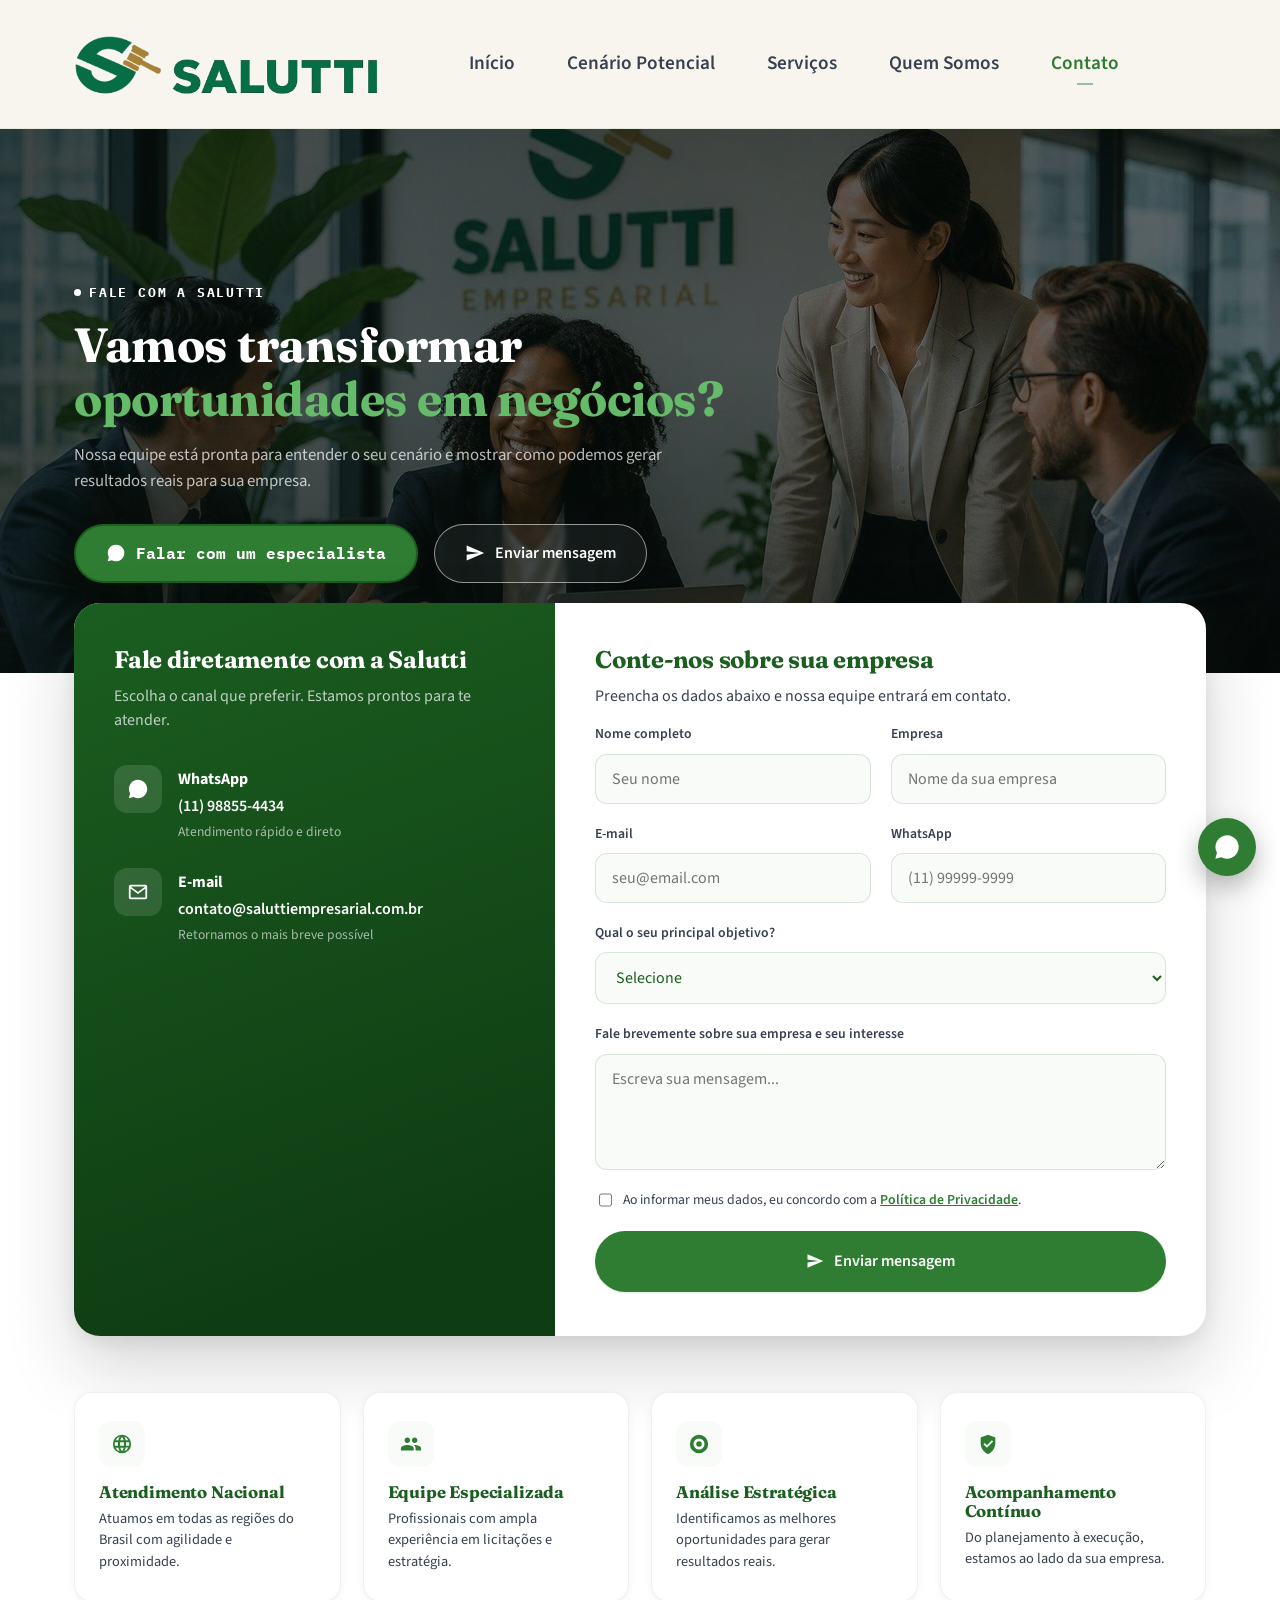
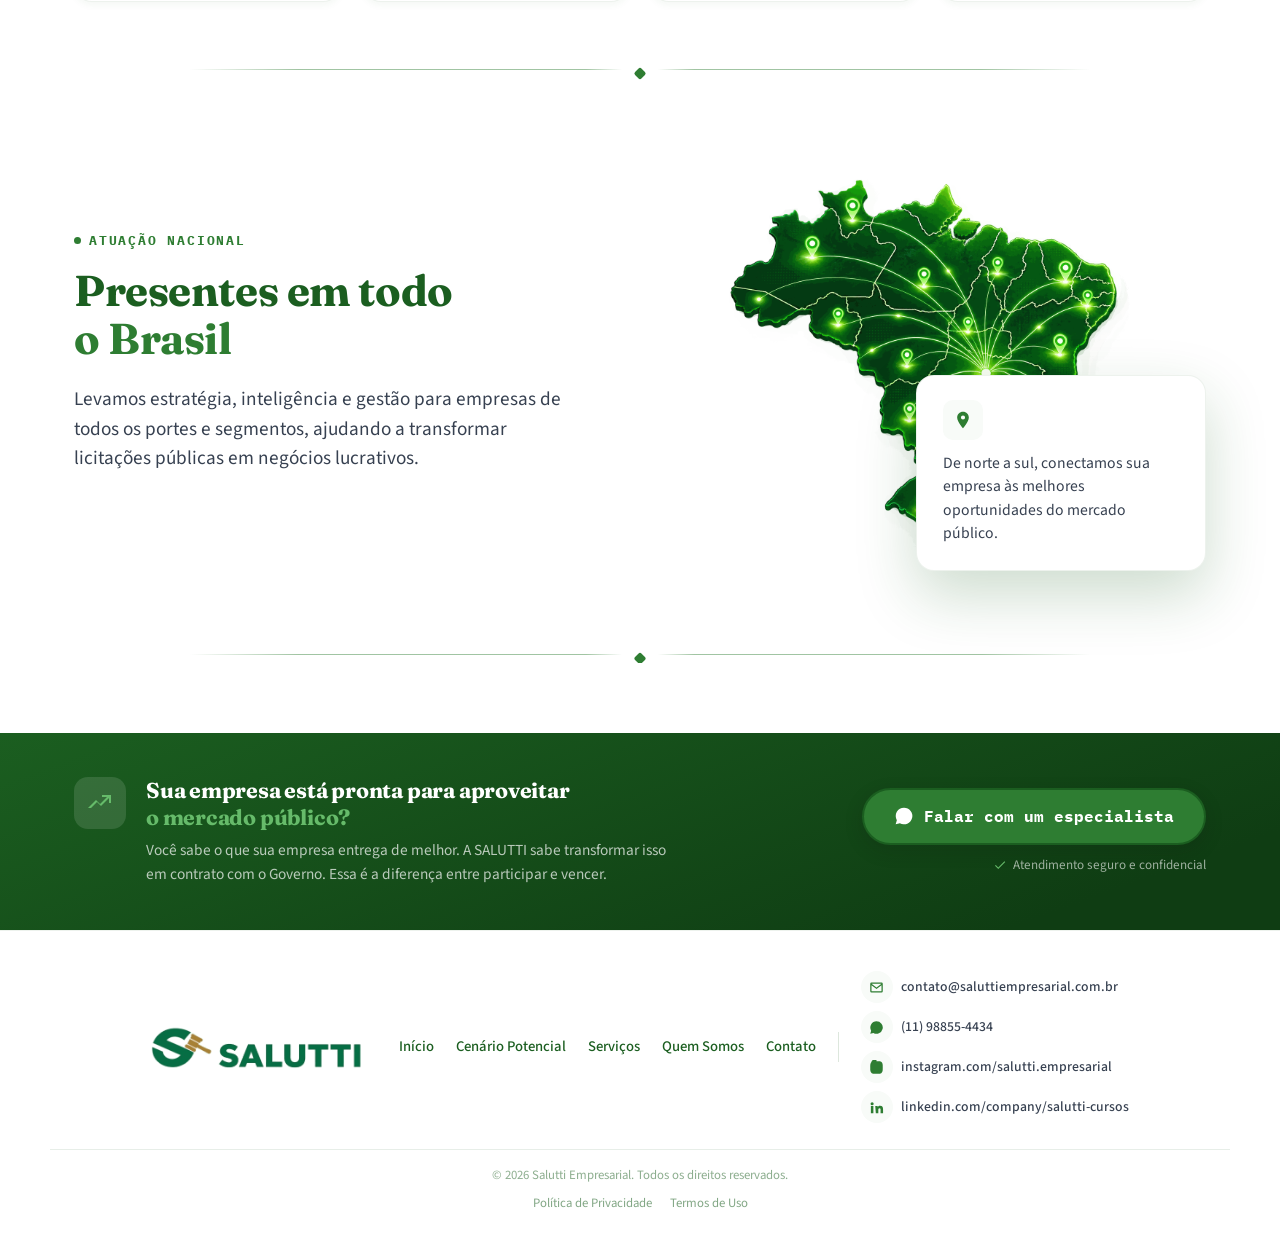
<file: contato.html>
<!DOCTYPE html>
<html lang="pt-BR">
<head>
<!-- Google tag (gtag.js) -->
<script async src="https://www.googletagmanager.com/gtag/js?id=G-ZBF6GNN4KF"></script>
<script>
  window.dataLayer = window.dataLayer || [];
  function gtag(){dataLayer.push(arguments);}
  gtag("js", new Date());

  gtag("config", "G-ZBF6GNN4KF");
</script>
<meta charset="UTF-8">
<meta name="viewport" content="width=device-width, initial-scale=1.0">
<title>Contato | Salutti Empresarial — Consultoria em Licitações</title>
<meta name="description" content="Fale com a Salutti Empresarial pelo WhatsApp, e-mail ou telefone e descubra as oportunidades de licitações para sua empresa.">
<meta name="keywords" content="licitações públicas, consultoria em licitações, pregão eletrônico, compras governamentais, mercado público, edital, Salutti Empresarial">
<meta name="author" content="Salutti Empresarial">
<link rel="canonical" href="https://www.saluttiempresarial.com.br/contato.html">

<!-- Open Graph -->
<meta property="og:type" content="website">
<meta property="og:site_name" content="Salutti Empresarial">
<meta property="og:title" content="Contato | Salutti Empresarial — Consultoria em Licitações">
<meta property="og:description" content="Fale com a Salutti Empresarial pelo WhatsApp, e-mail ou telefone e descubra as oportunidades de licitações para sua empresa.">
<meta property="og:image" content="./assets/hero.jpg">
<meta property="og:locale" content="pt_BR">

<!-- Twitter -->
<meta name="twitter:card" content="summary_large_image">
<meta name="twitter:title" content="Contato | Salutti Empresarial — Consultoria em Licitações">
<meta name="twitter:description" content="Fale com a Salutti Empresarial pelo WhatsApp, e-mail ou telefone e descubra as oportunidades de licitações para sua empresa.">
<meta name="twitter:image" content="./assets/hero.jpg">

<link rel="icon" type="image/png" href="./assets/logo.png">
<link rel="apple-touch-icon" href="./assets/logo.png">

<link rel="preconnect" href="https://fonts.googleapis.com">
<link rel="preconnect" href="https://fonts.gstatic.com" crossorigin>
<link href="https://fonts.googleapis.com/css2?family=Fraunces:opsz,wght@9..144,400;9..144,500;9..144,600;9..144,700&family=IBM+Plex+Mono:wght@400;500;600&family=Source+Sans+3:wght@400;500;600;700&display=swap" rel="stylesheet">

<link rel="stylesheet" href="./styles.css">
<script type="application/ld+json">
{
  "@context": "https://schema.org",
  "@type": "ProfessionalService",
  "name": "Salutti Empresarial",
  "url": "https://www.saluttiempresarial.com.br/",
  "logo": "https://www.saluttiempresarial.com.br/assets/logo-wide-trimmed.png",
  "image": "https://www.saluttiempresarial.com.br/assets/hero.jpg",
  "description": "Consultoria especializada em licitações públicas municipais, estaduais e federais, ajudando empresas a transformar oportunidades do mercado público em negócios lucrativos.",
  "telephone": "+5511988554434",
  "email": "contato@saluttiempresarial.com.br",
  "areaServed": "BR",
  "sameAs": [
    "https://www.instagram.com/salutti.empresarial",
    "https://www.linkedin.com/company/salutti-cursos/about/"
  ]
}
</script>
</head>
<body>

<!-- ============ SKIP LINK ============ -->
<a class="skip-link" href="#conteudo">Pular para o conteúdo</a>

<!-- ============ HEADER / NAV ============ -->
<header class="site-header" id="topo">
  <div class="wrap header-inner">
    <a href="index.html" class="brand" aria-label="Salutti Empresarial, página inicial">
      <img src="./assets/logo-wide-trimmed.png" width="490" height="102" alt="Salutti Empresarial" class="brand-mark">
    </a>

    <nav class="main-nav" id="mainNav" aria-label="Navegação principal">
      <a href="index.html">Início</a>
      <a href="cenario-potencial.html">Cenário Potencial</a>
      <a href="servicos.html">Serviços</a>
      <a href="sobre.html">Quem Somos</a>
      <a href="contato.html" class="is-active" aria-current="page">Contato</a>
    </nav>

    <button class="nav-toggle" id="navToggle" aria-expanded="false" aria-controls="mainNav" aria-label="Abrir menu">
      <span></span><span></span><span></span>
    </button>
  </div>
</header>

<main id="conteudo">

  <!-- ============ HERO ============ -->
  <section class="page-hero page-hero-photo fale-hero" aria-label="Fale com a Salutti">
    <div class="page-hero-media">
      <img src="./assets/equipe-sede-3.jpg" width="1280" height="853" alt="Sala de reuniões da Salutti Empresarial" loading="eager">
    </div>
    <div class="page-hero-scrim"></div>
    <div class="wrap">
      <p class="eyebrow eyebrow-dark"><span class="eyebrow-dot"></span>Fale com a Salutti</p>
      <h1 class="fale-hero-title">Vamos transformar<br><span class="fale-hero-title-accent">oportunidades em negócios?</span></h1>
      <p class="section-sub">Nossa equipe está pronta para entender o seu cenário e mostrar como podemos gerar resultados reais para sua empresa.</p>
      <div class="fale-hero-actions">
        <a class="btn btn-whatsapp btn-lg" href="https://wa.me/5511988554434?text=Oi%2C%20vim%20do%20site%20da%20Salutti%20e%20gostaria%20de%20mais%20informa%C3%A7%C3%B5es." target="_blank" rel="noopener">
          <svg viewBox="0 0 24 24" class="ico" aria-hidden="true"><path d="M17.5 14.4c-.3-.1-1.6-.8-1.9-.9-.3-.1-.4-.1-.6.1-.2.3-.7.9-.8 1-.2.2-.3.2-.5.1-.3-.1-1.2-.4-2.2-1.4-.8-.7-1.4-1.6-1.5-1.9-.2-.3 0-.5.1-.6.1-.1.3-.3.4-.5.1-.1.2-.3.2-.4.1-.2 0-.3 0-.4-.1-.1-.6-1.4-.8-1.9-.2-.5-.4-.4-.6-.4h-.5c-.2 0-.4.1-.6.3-.2.3-.8.8-.8 1.9s.8 2.2.9 2.4c.1.2 1.6 2.5 3.9 3.4.5.2 1 .4 1.3.5.5.2 1 .1 1.4.1.4-.1 1.3-.5 1.5-1 .2-.5.2-.9.1-1zM12 2a10 10 0 0 0-8.6 15L2 22l5.1-1.3A10 10 0 1 0 12 2z"/></svg>
          Falar com um especialista
        </a>
        <a class="btn btn-outline-light btn-lg" href="#fale-formulario">
          <svg viewBox="0 0 24 24" class="ico" aria-hidden="true"><path d="M2 21l21-9L2 3v7l15 2-15 2v7z"/></svg>
          Enviar mensagem
        </a>
      </div>
    </div>
  </section>

  <!-- ============ CARTÃO DE CONTATO + FORMULÁRIO ============ -->
  <section class="section fale-card-section" aria-label="Fale diretamente com a Salutti ou envie uma mensagem" id="fale-formulario">
    <div class="wrap">
      <div class="fale-card reveal">

        <div class="fale-info-panel">
          <h2>Fale diretamente com a Salutti</h2>
          <p>Escolha o canal que preferir. Estamos prontos para te atender.</p>

          <ul class="fale-info-list">
            <li>
              <span class="fale-info-ico" aria-hidden="true"><svg viewBox="0 0 24 24"><path d="M17.5 14.4c-.3-.1-1.6-.8-1.9-.9-.3-.1-.4-.1-.6.1-.2.3-.7.9-.8 1-.2.2-.3.2-.5.1-.3-.1-1.2-.4-2.2-1.4-.8-.7-1.4-1.6-1.5-1.9-.2-.3 0-.5.1-.6.1-.1.3-.3.4-.5.1-.1.2-.3.2-.4.1-.2 0-.3 0-.4-.1-.1-.6-1.4-.8-1.9-.2-.5-.4-.4-.6-.4h-.5c-.2 0-.4.1-.6.3-.2.3-.8.8-.8 1.9s.8 2.2.9 2.4c.1.2 1.6 2.5 3.9 3.4.5.2 1 .4 1.3.5.5.2 1 .1 1.4.1.4-.1 1.3-.5 1.5-1 .2-.5.2-.9.1-1zM12 2a10 10 0 0 0-8.6 15L2 22l5.1-1.3A10 10 0 1 0 12 2z"/></svg></span>
              <span class="fale-info-text">
                <strong>WhatsApp</strong>
                <a href="https://wa.me/5511988554434" target="_blank" rel="noopener">(11) 98855-4434</a>
                <small>Atendimento rápido e direto</small>
              </span>
            </li>
            <li>
              <span class="fale-info-ico" aria-hidden="true"><svg viewBox="0 0 24 24"><path d="M4 4h16a2 2 0 0 1 2 2v12a2 2 0 0 1-2 2H4a2 2 0 0 1-2-2V6a2 2 0 0 1 2-2Zm0 2v.01L12 12l8-5.99V6Zm0 2.24V18h16V8.24l-8 6Z"/></svg></span>
              <span class="fale-info-text">
                <strong>E-mail</strong>
                <a href="mailto:contato@saluttiempresarial.com.br">contato@saluttiempresarial.com.br</a>
                <small>Retornamos o mais breve possível</small>
              </span>
            </li>
          </ul>
        </div>

        <div class="fale-form-panel">
          <div id="faleFormWrap">
            <h2>Conte-nos sobre sua empresa</h2>
            <p>Preencha os dados abaixo e nossa equipe entrará em contato.</p>

            <form id="contactForm" novalidate>
              <div class="fale-form-row">
                <label>
                  <span class="field-label">Nome completo</span>
                  <input type="text" name="nome" id="cf-nome" placeholder="Seu nome" required autocomplete="name">
                </label>
                <label>
                  <span class="field-label">Empresa</span>
                  <input type="text" name="empresa" id="cf-empresa" placeholder="Nome da sua empresa" autocomplete="organization">
                </label>
              </div>
              <div class="fale-form-row">
                <label>
                  <span class="field-label">E-mail</span>
                  <input type="email" name="email" id="cf-email" placeholder="seu@email.com" autocomplete="email">
                </label>
                <label>
                  <span class="field-label">WhatsApp</span>
                  <input type="tel" name="telefone" id="cf-telefone" placeholder="(11) 99999-9999" autocomplete="tel">
                </label>
              </div>
              <label>
                <span class="field-label">Qual o seu principal objetivo?</span>
                <select name="objetivo" id="cf-objetivo">
                  <option value="" selected disabled>Selecione</option>
                  <option value="Identificar novas oportunidades">Identificar novas oportunidades</option>
                  <option value="Participar de licitações">Participar de licitações</option>
                  <option value="Melhorar minha estratégia">Melhorar minha estratégia</option>
                  <option value="Acompanhar editais">Acompanhar editais</option>
                  <option value="Consultoria em licitações">Consultoria em licitações</option>
                  <option value="Outro">Outro</option>
                </select>
              </label>
              <label>
                <span class="field-label">Fale brevemente sobre sua empresa e seu interesse</span>
                <textarea name="mensagem" id="cf-mensagem" rows="4" placeholder="Escreva sua mensagem..."></textarea>
              </label>
              <label class="svc-form-consent">
                <input type="checkbox" id="cf-consent" required>
                <span>Ao informar meus dados, eu concordo com a <a href="privacidade.html">Política de Privacidade</a>.</span>
              </label>
              <button type="submit" class="btn btn-brass btn-lg btn-block">
                <svg viewBox="0 0 24 24" class="ico" aria-hidden="true"><path d="M2 21l21-9L2 3v7l15 2-15 2v7z"/></svg>
                Enviar mensagem
              </button>
            </form>
          </div>

          <div id="faleFormSuccess" class="fale-form-success is-hidden">
            <span class="fale-form-success-ico" aria-hidden="true">
              <svg viewBox="0 0 24 24"><path d="M9 16.2 4.8 12l-1.4 1.4L9 19 21 7l-1.4-1.4Z"/></svg>
            </span>
            <h2>Dados enviados com sucesso!</h2>
            <p>Recebemos suas informações. Para agilizar o atendimento, continue a conversa com nossa equipe pelo WhatsApp.</p>
            <a href="#" id="faleWhatsappContinueBtn" class="btn btn-whatsapp btn-lg btn-block" target="_blank" rel="noopener">
              <svg viewBox="0 0 24 24" class="ico" aria-hidden="true"><path d="M17.5 14.4c-.3-.1-1.6-.8-1.9-.9-.3-.1-.4-.1-.6.1-.2.3-.7.9-.8 1-.2.2-.3.2-.5.1-.3-.1-1.2-.4-2.2-1.4-.8-.7-1.4-1.6-1.5-1.9-.2-.3 0-.5.1-.6.1-.1.3-.3.4-.5.1-.1.2-.3.2-.4.1-.2 0-.3 0-.4-.1-.1-.6-1.4-.8-1.9-.2-.5-.4-.4-.6-.4h-.5c-.2 0-.4.1-.6.3-.2.3-.8.8-.8 1.9s.8 2.2.9 2.4c.1.2 1.6 2.5 3.9 3.4.5.2 1 .4 1.3.5.5.2 1 .1 1.4.1.4-.1 1.3-.5 1.5-1 .2-.5.2-.9.1-1zM12 2a10 10 0 0 0-8.6 15L2 22l5.1-1.3A10 10 0 1 0 12 2z"/></svg>
              Continuar para o WhatsApp
            </a>
          </div>
        </div>

      </div>

      <!-- ============ 4 DIFERENCIAIS ============ -->
      <div class="fale-features reveal">
        <div class="fale-feature">
          <span class="fale-feature-ico" aria-hidden="true"><svg viewBox="0 0 24 24"><path d="M12 2a10 10 0 1 0 0 20 10 10 0 0 0 0-20Zm6.93 6h-2.95a15.65 15.65 0 0 0-1.38-4.1A8.03 8.03 0 0 1 18.93 8ZM12 4c.83 1.2 1.5 2.6 1.9 4H10.1c.4-1.4 1.07-2.8 1.9-4ZM4.26 14a7.95 7.95 0 0 1 0-4h3.38a16.5 16.5 0 0 0 0 4H4.26Zm.81 2h2.95c.32 1.5.8 2.9 1.38 4.1A8.03 8.03 0 0 1 5.07 16Zm2.95-8H5.07a8.03 8.03 0 0 1 4.33-4.1A15.65 15.65 0 0 0 8.02 8ZM12 20c-.83-1.2-1.5-2.6-1.9-4h3.8c-.4 1.4-1.07 2.8-1.9 4Zm2.02-6H9.98a14.7 14.7 0 0 1 0-4h4.04a14.7 14.7 0 0 1 0 4Zm.57 5.9c.58-1.2 1.06-2.6 1.38-4.1h2.95a8.03 8.03 0 0 1-4.33 4.1ZM16.36 14a16.5 16.5 0 0 0 0-4h3.38a7.95 7.95 0 0 1 0 4Z"/></svg></span>
          <h3>Atendimento Nacional</h3>
          <p>Atuamos em todas as regiões do Brasil com agilidade e proximidade.</p>
        </div>
        <div class="fale-feature">
          <span class="fale-feature-ico" aria-hidden="true"><svg viewBox="0 0 24 24"><path d="M16 11c1.66 0 2.99-1.34 2.99-3S17.66 5 16 5c-1.66 0-3 1.34-3 3s1.34 3 3 3Zm-8 0c1.66 0 2.99-1.34 2.99-3S9.66 5 8 5 5 6.34 5 8s1.34 3 3 3Zm0 2c-2.33 0-7 1.17-7 3.5V19h14v-2.5c0-2.33-4.67-3.5-7-3.5Zm8 0c-.29 0-.62.02-.97.05 1.16.84 1.97 1.97 1.97 3.45V19h6v-2.5c0-2.33-4.67-3.5-7-3.5Z"/></svg></span>
          <h3>Equipe Especializada</h3>
          <p>Profissionais com ampla experiência em licitações e estratégia.</p>
        </div>
        <div class="fale-feature">
          <span class="fale-feature-ico" aria-hidden="true"><svg viewBox="0 0 24 24"><path d="M12 2a10 10 0 1 0 0 20 10 10 0 0 0 0-20Zm0 16a6 6 0 1 1 0-12 6 6 0 0 1 0 12Zm0-9a3 3 0 1 0 0 6 3 3 0 0 0 0-6Z"/></svg></span>
          <h3>Análise Estratégica</h3>
          <p>Identificamos as melhores oportunidades para gerar resultados reais.</p>
        </div>
        <div class="fale-feature">
          <span class="fale-feature-ico" aria-hidden="true"><svg viewBox="0 0 24 24"><path d="M12 2 4 5v6c0 5.5 3.8 10.7 8 12 4.2-1.3 8-6.5 8-12V5l-8-3Zm-1.2 14.2L7 12.4l1.4-1.4 2.4 2.4 5.4-5.4 1.4 1.4-6.8 6.8Z"/></svg></span>
          <h3>Acompanhamento Contínuo</h3>
          <p>Do planejamento à execução, estamos ao lado da sua empresa.</p>
        </div>
      </div>
    </div>
  </section>

  <!-- ============ PRESENTES EM TODO O BRASIL ============ -->
  <section class="section fale-map-section" aria-label="Presentes em todo o Brasil">
    <div class="wrap">
      <div class="split-block fale-map-block reveal">
        <div class="split-copy">
          <p class="eyebrow"><span class="eyebrow-dot"></span>Atuação nacional</p>
          <h2>Presentes em todo<br><span class="fale-map-title-accent">o Brasil</span></h2>
          <p class="section-sub">Levamos estratégia, inteligência e gestão para empresas de todos os portes e segmentos, ajudando a transformar licitações públicas em negócios lucrativos.</p>
        </div>

        <div class="split-media">
          <figure class="fale-map-visual">
            <img src="./assets/mapa-brasil-3d.png" width="1536" height="1024" alt="Mapa do Brasil representando a atuação nacional da Salutti Empresarial, com pontos de atendimento em todo o território">
          </figure>
          <div class="fale-map-callout">
            <span class="fale-map-callout-ico" aria-hidden="true"><svg viewBox="0 0 24 24"><path d="M12 2c-4 0-7 3.1-7 7 0 5.2 7 13 7 13s7-7.8 7-13c0-3.9-3-7-7-7Zm0 9.5A2.5 2.5 0 1 1 12 6.5a2.5 2.5 0 0 1 0 5Z"/></svg></span>
            <p>De norte a sul, conectamos sua empresa às melhores oportunidades do mercado público.</p>
          </div>
        </div>
      </div>
    </div>
  </section>

  <!-- ============ CTA FINAL ============ -->
  <section class="fale-final-band" aria-label="Fale com um especialista agora">
    <div class="wrap fale-final-inner">
      <div class="fale-final-copy">
        <span class="fale-final-ico" aria-hidden="true"><svg viewBox="0 0 24 24"><path d="M3 17l6-6 4 4 8-8v5h2V4h-9v2h5l-7 7-4-4-8 8z"/></svg></span>
        <div>
          <h3>Sua empresa está pronta para aproveitar<br><span class="fale-final-accent">o mercado público?</span></h3>
          <p>Você sabe o que sua empresa entrega de melhor. A SALUTTI sabe transformar isso em contrato com o Governo. Essa é a diferença entre participar e vencer.</p>
        </div>
      </div>
      <div class="fale-final-action">
        <a class="btn btn-whatsapp btn-lg" href="https://wa.me/5511988554434?text=Ol%C3%A1%2C%20quero%20falar%20com%20um%20especialista%20da%20Salutti." target="_blank" rel="noopener">
          <svg viewBox="0 0 24 24" class="ico" aria-hidden="true"><path d="M17.5 14.4c-.3-.1-1.6-.8-1.9-.9-.3-.1-.4-.1-.6.1-.2.3-.7.9-.8 1-.2.2-.3.2-.5.1-.3-.1-1.2-.4-2.2-1.4-.8-.7-1.4-1.6-1.5-1.9-.2-.3 0-.5.1-.6.1-.1.3-.3.4-.5.1-.1.2-.3.2-.4.1-.2 0-.3 0-.4-.1-.1-.6-1.4-.8-1.9-.2-.5-.4-.4-.6-.4h-.5c-.2 0-.4.1-.6.3-.2.3-.8.8-.8 1.9s.8 2.2.9 2.4c.1.2 1.6 2.5 3.9 3.4.5.2 1 .4 1.3.5.5.2 1 .1 1.4.1.4-.1 1.3-.5 1.5-1 .2-.5.2-.9.1-1zM12 2a10 10 0 0 0-8.6 15L2 22l5.1-1.3A10 10 0 1 0 12 2z"/></svg>
          Falar com um especialista
        </a>
        <span class="fale-final-note"><svg viewBox="0 0 24 24" aria-hidden="true"><path d="M9 16.2 4.8 12l-1.4 1.4L9 19 21 7l-1.4-1.4Z"/></svg>Atendimento seguro e confidencial</span>
      </div>
    </div>
  </section>

</main>

<!-- ============ FOOTER ============ -->
<footer class="site-footer">
  <div class="wrap footer-inner">
    <a href="index.html" class="footer-logo-link" aria-label="Salutti Empresarial, página inicial">
      <img src="./assets/logo-wide-trimmed.png" width="490" height="102" alt="Salutti Empresarial" class="brand-mark-footer" loading="lazy">
    </a>

    <div class="footer-links-group">
      <nav class="footer-nav" aria-label="Navegação do rodapé">
        <a href="index.html">Início</a>
        <a href="cenario-potencial.html">Cenário Potencial</a>
        <a href="servicos.html">Serviços</a>
        <a href="sobre.html">Quem Somos</a>
        <a href="contato.html">Contato</a>
      </nav>

      <span class="footer-divider" aria-hidden="true"></span>

      <div class="footer-social" aria-label="Redes sociais da Salutti">
        <a class="footer-social-link" href="mailto:contato@saluttiempresarial.com.br" aria-label="Enviar e-mail para a Salutti">
          <span class="footer-social-ico"><svg viewBox="0 0 24 24" aria-hidden="true"><path d="M4 4h16a2 2 0 0 1 2 2v12a2 2 0 0 1-2 2H4a2 2 0 0 1-2-2V6a2 2 0 0 1 2-2Zm0 2v.01L12 12l8-5.99V6Zm0 2.24V18h16V8.24l-8 6Z"/></svg></span>
          <span class="footer-social-text">contato@saluttiempresarial.com.br</span>
        </a>
        <a class="footer-social-link" href="https://wa.me/5511988554434" target="_blank" rel="noopener" aria-label="Falar no WhatsApp">
          <span class="footer-social-ico"><svg viewBox="0 0 24 24" aria-hidden="true"><path d="M17.5 14.4c-.3-.1-1.6-.8-1.9-.9-.3-.1-.4-.1-.6.1-.2.3-.7.9-.8 1-.2.2-.3.2-.5.1-.3-.1-1.2-.4-2.2-1.4-.8-.7-1.4-1.6-1.5-1.9-.2-.3 0-.5.1-.6.1-.1.3-.3.4-.5.1-.1.2-.3.2-.4.1-.2 0-.3 0-.4-.1-.1-.6-1.4-.8-1.9-.2-.5-.4-.4-.6-.4h-.5c-.2 0-.4.1-.6.3-.2.3-.8.8-.8 1.9s.8 2.2.9 2.4c.1.2 1.6 2.5 3.9 3.4.5.2 1 .4 1.3.5.5.2 1 .1 1.4.1.4-.1 1.3-.5 1.5-1 .2-.5.2-.9.1-1zM12 2a10 10 0 0 0-8.6 15L2 22l5.1-1.3A10 10 0 1 0 12 2z"/></svg></span>
          <span class="footer-social-text">(11) 98855-4434</span>
        </a>
        <a class="footer-social-link" href="https://www.instagram.com/salutti.empresarial" target="_blank" rel="noopener" aria-label="Instagram da Salutti">
          <span class="footer-social-ico"><svg viewBox="0 0 24 24" aria-hidden="true"><path d="M12 2c2.7 0 3.06.01 4.12.06 1.06.05 1.79.22 2.43.47.66.26 1.22.6 1.77 1.15.55.55.9 1.11 1.15 1.77.25.64.42 1.37.47 2.43.05 1.06.06 1.42.06 4.12s-.01 3.06-.06 4.12c-.05 1.06-.22 1.79-.47 2.43a4.9 4.9 0 0 1-1.15 1.77 4.9 4.9 0 0 1-1.77 1.15c-.64.25-1.37.42-2.43.47-1.06.05-1.42.06-4.12.06s-3.06-.01-4.12-.06c-1.06-.05-1.79-.22-2.43-.47a4.9 4.9 0 0 1-1.77-1.15 4.9 4.9 0 0 1-1.15-1.77c-.25-.64-.42-1.37-.47-2.43C2.01 15.06 2 14.7 2 12s.01-3.06.06-4.12c.05-1.06.22-1.79.47-2.43.26-.66.6-1.22 1.15-1.77A4.9 4.9 0 0 1 5.45.53c.64-.25 1.37-.42 2.43-.47C8.94.01 9.3 0 12 0Zm0 5a5 5 0 1 1 0 10 5 5 0 0 1 0-10Zm0 2a3 3 0 1 0 0 6 3 3 0 0 0 0-6Zm5.2-3.4a1.2 1.2 0 1 1 0 2.4 1.2 1.2 0 0 1 0-2.4Z"/></svg></span>
          <span class="footer-social-text">instagram.com/salutti.empresarial</span>
        </a>
        <a class="footer-social-link" href="https://www.linkedin.com/company/salutti-cursos/about/" target="_blank" rel="noopener" aria-label="LinkedIn da Salutti">
          <span class="footer-social-ico"><svg viewBox="0 0 24 24" aria-hidden="true"><path d="M4.98 3.5A2.5 2.5 0 1 1 5 8.5a2.5 2.5 0 0 1-.02-5ZM3 9.75h4V21H3ZM10 9.75h3.83v1.54h.05c.53-1 1.85-2.06 3.8-2.06 4.07 0 4.82 2.68 4.82 6.17V21h-4v-4.98c0-1.19-.02-2.72-1.66-2.72-1.66 0-1.92 1.3-1.92 2.63V21h-4Z"/></svg></span>
          <span class="footer-social-text">linkedin.com/company/salutti-cursos</span>
        </a>
      </div>
    </div>
  </div>
  <div class="wrap footer-bottom">
    <span>© <span id="year"></span> Salutti Empresarial. Todos os direitos reservados.</span>
    <div class="footer-legal-links">
      <a href="privacidade.html">Política de Privacidade</a>
      <a href="termos.html">Termos de Uso</a>
    </div>
  </div>
</footer>

<a class="fab-whatsapp" href="https://wa.me/5511988554434?text=Oi%2C%20vim%20do%20site%20da%20Salutti%20e%20gostaria%20de%20mais%20informa%C3%A7%C3%B5es." target="_blank" rel="noopener" aria-label="Falar no WhatsApp">
  <svg viewBox="0 0 24 24" aria-hidden="true"><path d="M17.5 14.4c-.3-.1-1.6-.8-1.9-.9-.3-.1-.4-.1-.6.1-.2.3-.7.9-.8 1-.2.2-.3.2-.5.1-.3-.1-1.2-.4-2.2-1.4-.8-.7-1.4-1.6-1.5-1.9-.2-.3 0-.5.1-.6.1-.1.3-.3.4-.5.1-.1.2-.3.2-.4.1-.2 0-.3 0-.4-.1-.1-.6-1.4-.8-1.9-.2-.5-.4-.4-.6-.4h-.5c-.2 0-.4.1-.6.3-.2.3-.8.8-.8 1.9s.8 2.2.9 2.4c.1.2 1.6 2.5 3.9 3.4.5.2 1 .4 1.3.5.5.2 1 .1 1.4.1.4-.1 1.3-.5 1.5-1 .2-.5.2-.9.1-1zM12 2a10 10 0 0 0-8.6 15L2 22l5.1-1.3A10 10 0 1 0 12 2z"/></svg>
</a>

<script src="./script.js"></script>
</body>
</html>
</file>
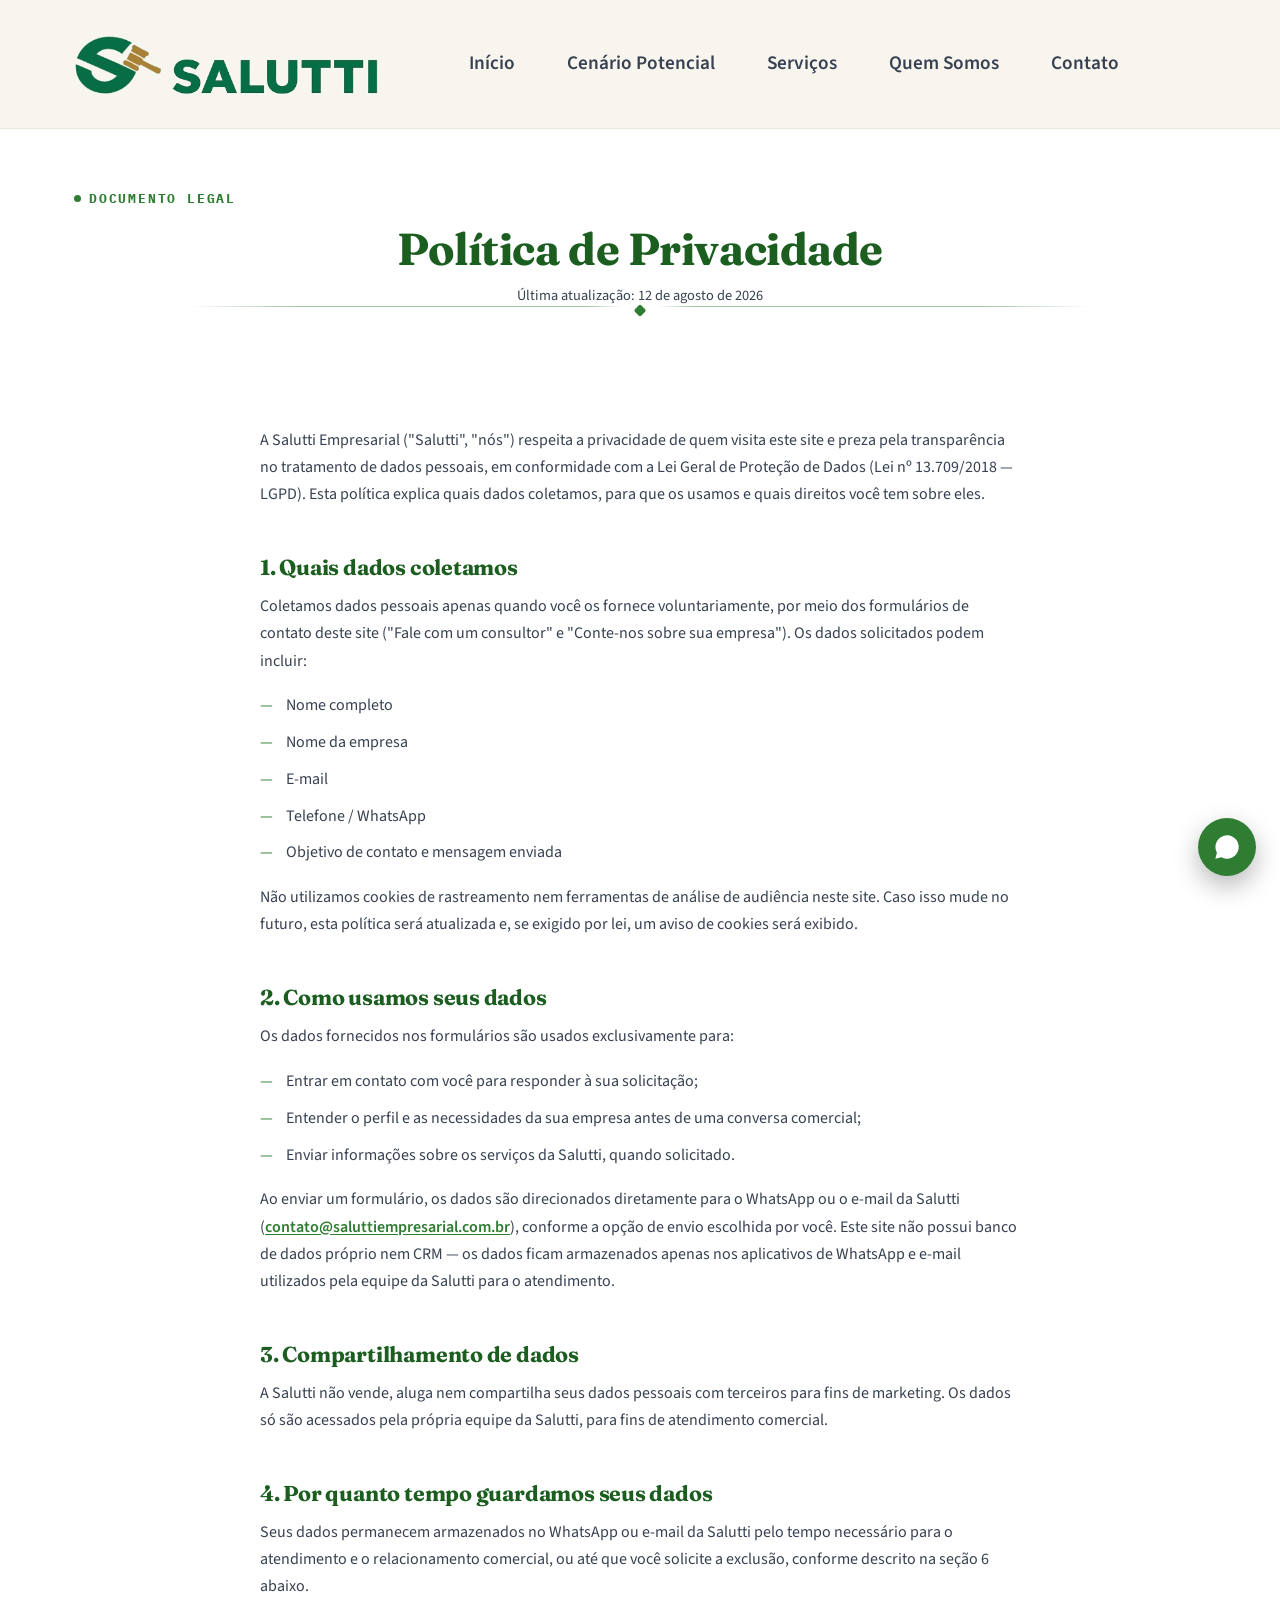
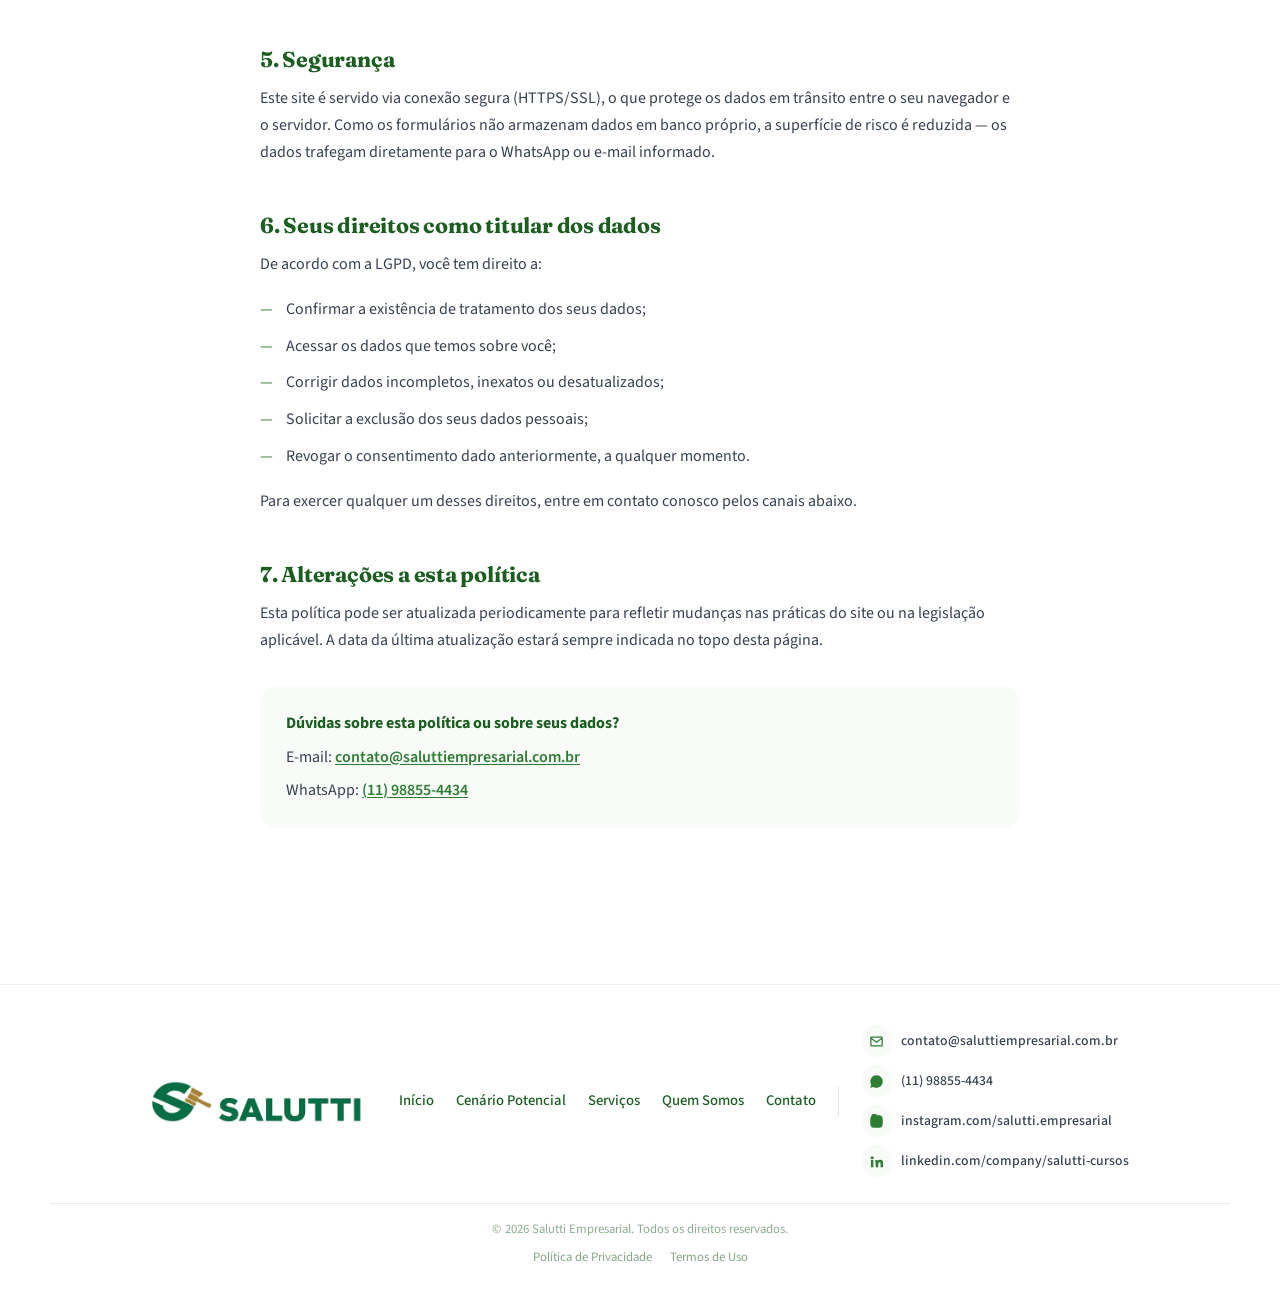
<file: privacidade.html>
<!DOCTYPE html>
<html lang="pt-BR">
<head>
<!-- Google tag (gtag.js) -->
<script async src="https://www.googletagmanager.com/gtag/js?id=G-ZBF6GNN4KF"></script>
<script>
  window.dataLayer = window.dataLayer || [];
  function gtag(){dataLayer.push(arguments);}
  gtag("js", new Date());

  gtag("config", "G-ZBF6GNN4KF");
</script>
<meta charset="UTF-8">
<meta name="viewport" content="width=device-width, initial-scale=1.0">
<title>Política de Privacidade | Salutti Empresarial</title>
<meta name="description" content="Saiba como a Salutti Empresarial coleta, usa e protege os dados pessoais dos visitantes e clientes do site, em conformidade com a LGPD.">
<link rel="canonical" href="https://www.saluttiempresarial.com.br/privacidade.html">

<link rel="icon" type="image/png" href="./assets/logo.png">
<link rel="apple-touch-icon" href="./assets/logo.png">

<link rel="preconnect" href="https://fonts.googleapis.com">
<link rel="preconnect" href="https://fonts.gstatic.com" crossorigin>
<link href="https://fonts.googleapis.com/css2?family=Fraunces:opsz,wght@9..144,400;9..144,500;9..144,600;9..144,700&family=IBM+Plex+Mono:wght@400;500;600&family=Source+Sans+3:wght@400;500;600;700&display=swap" rel="stylesheet">

<link rel="stylesheet" href="./styles.css">
</head>
<body>

<!-- ============ SKIP LINK ============ -->
<a class="skip-link" href="#conteudo">Pular para o conteúdo</a>

<!-- ============ HEADER / NAV ============ -->
<header class="site-header" id="topo">
  <div class="wrap header-inner">
    <a href="index.html" class="brand" aria-label="Salutti Empresarial, página inicial">
      <img src="./assets/logo-wide-trimmed.png" width="490" height="102" alt="Salutti Empresarial" class="brand-mark">
    </a>

    <nav class="main-nav" id="mainNav" aria-label="Navegação principal">
      <a href="index.html">Início</a>
      <a href="cenario-potencial.html">Cenário Potencial</a>
      <a href="servicos.html">Serviços</a>
      <a href="sobre.html">Quem Somos</a>
      <a href="contato.html">Contato</a>
    </nav>

    <button class="nav-toggle" id="navToggle" aria-expanded="false" aria-controls="mainNav" aria-label="Abrir menu">
      <span></span><span></span><span></span>
    </button>
  </div>
</header>

<main id="conteudo">

  <section class="section legal-hero" aria-label="Política de Privacidade">
    <div class="wrap">
      <p class="eyebrow"><span class="eyebrow-dot"></span>Documento legal</p>
      <h1>Política de Privacidade</h1>
      <p class="legal-updated">Última atualização: 12 de agosto de 2026</p>
    </div>
  </section>

  <section class="section" aria-label="Termos da política de privacidade">
    <div class="wrap">
      <div class="legal-content">

        <p>A Salutti Empresarial ("Salutti", "nós") respeita a privacidade de quem visita este site e preza pela transparência no tratamento de dados pessoais, em conformidade com a Lei Geral de Proteção de Dados (Lei nº 13.709/2018 — LGPD). Esta política explica quais dados coletamos, para que os usamos e quais direitos você tem sobre eles.</p>

        <h2>1. Quais dados coletamos</h2>
        <p>Coletamos dados pessoais apenas quando você os fornece voluntariamente, por meio dos formulários de contato deste site ("Fale com um consultor" e "Conte-nos sobre sua empresa"). Os dados solicitados podem incluir:</p>
        <ul>
          <li>Nome completo</li>
          <li>Nome da empresa</li>
          <li>E-mail</li>
          <li>Telefone / WhatsApp</li>
          <li>Objetivo de contato e mensagem enviada</li>
        </ul>
        <p>Não utilizamos cookies de rastreamento nem ferramentas de análise de audiência neste site. Caso isso mude no futuro, esta política será atualizada e, se exigido por lei, um aviso de cookies será exibido.</p>

        <h2>2. Como usamos seus dados</h2>
        <p>Os dados fornecidos nos formulários são usados exclusivamente para:</p>
        <ul>
          <li>Entrar em contato com você para responder à sua solicitação;</li>
          <li>Entender o perfil e as necessidades da sua empresa antes de uma conversa comercial;</li>
          <li>Enviar informações sobre os serviços da Salutti, quando solicitado.</li>
        </ul>
        <p>Ao enviar um formulário, os dados são direcionados diretamente para o WhatsApp ou o e-mail da Salutti (<a href="mailto:contato@saluttiempresarial.com.br">contato@saluttiempresarial.com.br</a>), conforme a opção de envio escolhida por você. Este site não possui banco de dados próprio nem CRM — os dados ficam armazenados apenas nos aplicativos de WhatsApp e e-mail utilizados pela equipe da Salutti para o atendimento.</p>

        <h2>3. Compartilhamento de dados</h2>
        <p>A Salutti não vende, aluga nem compartilha seus dados pessoais com terceiros para fins de marketing. Os dados só são acessados pela própria equipe da Salutti, para fins de atendimento comercial.</p>

        <h2>4. Por quanto tempo guardamos seus dados</h2>
        <p>Seus dados permanecem armazenados no WhatsApp ou e-mail da Salutti pelo tempo necessário para o atendimento e o relacionamento comercial, ou até que você solicite a exclusão, conforme descrito na seção 6 abaixo.</p>

        <h2>5. Segurança</h2>
        <p>Este site é servido via conexão segura (HTTPS/SSL), o que protege os dados em trânsito entre o seu navegador e o servidor. Como os formulários não armazenam dados em banco próprio, a superfície de risco é reduzida — os dados trafegam diretamente para o WhatsApp ou e-mail informado.</p>

        <h2>6. Seus direitos como titular dos dados</h2>
        <p>De acordo com a LGPD, você tem direito a:</p>
        <ul>
          <li>Confirmar a existência de tratamento dos seus dados;</li>
          <li>Acessar os dados que temos sobre você;</li>
          <li>Corrigir dados incompletos, inexatos ou desatualizados;</li>
          <li>Solicitar a exclusão dos seus dados pessoais;</li>
          <li>Revogar o consentimento dado anteriormente, a qualquer momento.</li>
        </ul>
        <p>Para exercer qualquer um desses direitos, entre em contato conosco pelos canais abaixo.</p>

        <h2>7. Alterações a esta política</h2>
        <p>Esta política pode ser atualizada periodicamente para refletir mudanças nas práticas do site ou na legislação aplicável. A data da última atualização estará sempre indicada no topo desta página.</p>

        <div class="legal-contact-box">
          <p><strong>Dúvidas sobre esta política ou sobre seus dados?</strong></p>
          <p>E-mail: <a href="mailto:contato@saluttiempresarial.com.br">contato@saluttiempresarial.com.br</a></p>
          <p>WhatsApp: <a href="https://wa.me/5511988554434" target="_blank" rel="noopener">(11) 98855-4434</a></p>
        </div>

      </div>
    </div>
  </section>

</main>

<!-- ============ FOOTER ============ -->
<footer class="site-footer">
  <div class="wrap footer-inner">
    <a href="index.html" class="footer-logo-link" aria-label="Salutti Empresarial, página inicial">
      <img src="./assets/logo-wide-trimmed.png" width="490" height="102" class="brand-mark-footer" alt="Salutti Empresarial" loading="lazy">
    </a>

    <div class="footer-links-group">
      <nav class="footer-nav" aria-label="Navegação do rodapé">
        <a href="index.html">Início</a>
        <a href="cenario-potencial.html">Cenário Potencial</a>
        <a href="servicos.html">Serviços</a>
        <a href="sobre.html">Quem Somos</a>
        <a href="contato.html">Contato</a>
      </nav>

      <span class="footer-divider" aria-hidden="true"></span>

      <div class="footer-social" aria-label="Redes sociais da Salutti">
        <a class="footer-social-link" href="mailto:contato@saluttiempresarial.com.br" aria-label="Enviar e-mail para a Salutti">
          <span class="footer-social-ico"><svg viewBox="0 0 24 24" aria-hidden="true"><path d="M4 4h16a2 2 0 0 1 2 2v12a2 2 0 0 1-2 2H4a2 2 0 0 1-2-2V6a2 2 0 0 1 2-2Zm0 2v.01L12 12l8-5.99V6Zm0 2.24V18h16V8.24l-8 6Z"/></svg></span>
          <span class="footer-social-text">contato@saluttiempresarial.com.br</span>
        </a>
        <a class="footer-social-link" href="https://wa.me/5511988554434" target="_blank" rel="noopener" aria-label="Falar no WhatsApp">
          <span class="footer-social-ico"><svg viewBox="0 0 24 24" aria-hidden="true"><path d="M17.5 14.4c-.3-.1-1.6-.8-1.9-.9-.3-.1-.4-.1-.6.1-.2.3-.7.9-.8 1-.2.2-.3.2-.5.1-.3-.1-1.2-.4-2.2-1.4-.8-.7-1.4-1.6-1.5-1.9-.2-.3 0-.5.1-.6.1-.1.3-.3.4-.5.1-.1.2-.3.2-.4.1-.2 0-.3 0-.4-.1-.1-.6-1.4-.8-1.9-.2-.5-.4-.4-.6-.4h-.5c-.2 0-.4.1-.6.3-.2.3-.8.8-.8 1.9s.8 2.2.9 2.4c.1.2 1.6 2.5 3.9 3.4.5.2 1 .4 1.3.5.5.2 1 .1 1.4.1.4-.1 1.3-.5 1.5-1 .2-.5.2-.9.1-1zM12 2a10 10 0 0 0-8.6 15L2 22l5.1-1.3A10 10 0 1 0 12 2z"/></svg></span>
          <span class="footer-social-text">(11) 98855-4434</span>
        </a>
        <a class="footer-social-link" href="https://www.instagram.com/salutti.empresarial" target="_blank" rel="noopener" aria-label="Instagram da Salutti">
          <span class="footer-social-ico"><svg viewBox="0 0 24 24" aria-hidden="true"><path d="M12 2c2.7 0 3.06.01 4.12.06 1.06.05 1.79.22 2.43.47.66.26 1.22.6 1.77 1.15.55.55.9 1.11 1.15 1.77.25.64.42 1.37.47 2.43.05 1.06.06 1.42.06 4.12s-.01 3.06-.06 4.12c-.05 1.06-.22 1.79-.47 2.43a4.9 4.9 0 0 1-1.15 1.77 4.9 4.9 0 0 1-1.77 1.15c-.64.25-1.37.42-2.43.47-1.06.05-1.42.06-4.12.06s-3.06-.01-4.12-.06c-1.06-.05-1.79-.22-2.43-.47a4.9 4.9 0 0 1-1.77-1.15 4.9 4.9 0 0 1-1.15-1.77c-.25-.64-.42-1.37-.47-2.43C2.01 15.06 2 14.7 2 12s.01-3.06.06-4.12c.05-1.06.22-1.79.47-2.43.26-.66.6-1.22 1.15-1.77A4.9 4.9 0 0 1 5.45.53c.64-.25 1.37-.42 2.43-.47C8.94.01 9.3 0 12 0Zm0 5a5 5 0 1 1 0 10 5 5 0 0 1 0-10Zm0 2a3 3 0 1 0 0 6 3 3 0 0 0 0-6Zm5.2-3.4a1.2 1.2 0 1 1 0 2.4 1.2 1.2 0 0 1 0-2.4Z"/></svg></span>
          <span class="footer-social-text">instagram.com/salutti.empresarial</span>
        </a>
        <a class="footer-social-link" href="https://www.linkedin.com/company/salutti-cursos/about/" target="_blank" rel="noopener" aria-label="LinkedIn da Salutti">
          <span class="footer-social-ico"><svg viewBox="0 0 24 24" aria-hidden="true"><path d="M4.98 3.5A2.5 2.5 0 1 1 5 8.5a2.5 2.5 0 0 1-.02-5ZM3 9.75h4V21H3ZM10 9.75h3.83v1.54h.05c.53-1 1.85-2.06 3.8-2.06 4.07 0 4.82 2.68 4.82 6.17V21h-4v-4.98c0-1.19-.02-2.72-1.66-2.72-1.66 0-1.92 1.3-1.92 2.63V21h-4Z"/></svg></span>
          <span class="footer-social-text">linkedin.com/company/salutti-cursos</span>
        </a>
      </div>
    </div>
  </div>
  <div class="wrap footer-bottom">
    <span>© <span id="year"></span> Salutti Empresarial. Todos os direitos reservados.</span>
    <div class="footer-legal-links">
      <a href="privacidade.html">Política de Privacidade</a>
      <a href="termos.html">Termos de Uso</a>
    </div>
  </div>
</footer>

<a class="fab-whatsapp" href="https://wa.me/5511988554434?text=Oi%2C%20vim%20do%20site%20da%20Salutti%20e%20gostaria%20de%20mais%20informa%C3%A7%C3%B5es." target="_blank" rel="noopener" aria-label="Falar no WhatsApp">
  <svg viewBox="0 0 24 24" aria-hidden="true"><path d="M17.5 14.4c-.3-.1-1.6-.8-1.9-.9-.3-.1-.4-.1-.6.1-.2.3-.7.9-.8 1-.2.2-.3.2-.5.1-.3-.1-1.2-.4-2.2-1.4-.8-.7-1.4-1.6-1.5-1.9-.2-.3 0-.5.1-.6.1-.1.3-.3.4-.5.1-.1.2-.3.2-.4.1-.2 0-.3 0-.4-.1-.1-.6-1.4-.8-1.9-.2-.5-.4-.4-.6-.4h-.5c-.2 0-.4.1-.6.3-.2.3-.8.8-.8 1.9s.8 2.2.9 2.4c.1.2 1.6 2.5 3.9 3.4.5.2 1 .4 1.3.5.5.2 1 .1 1.4.1.4-.1 1.3-.5 1.5-1 .2-.5.2-.9.1-1zM12 2a10 10 0 0 0-8.6 15L2 22l5.1-1.3A10 10 0 1 0 12 2z"/></svg>
</a>

<script src="./script.js"></script>
</body>
</html>
</file>
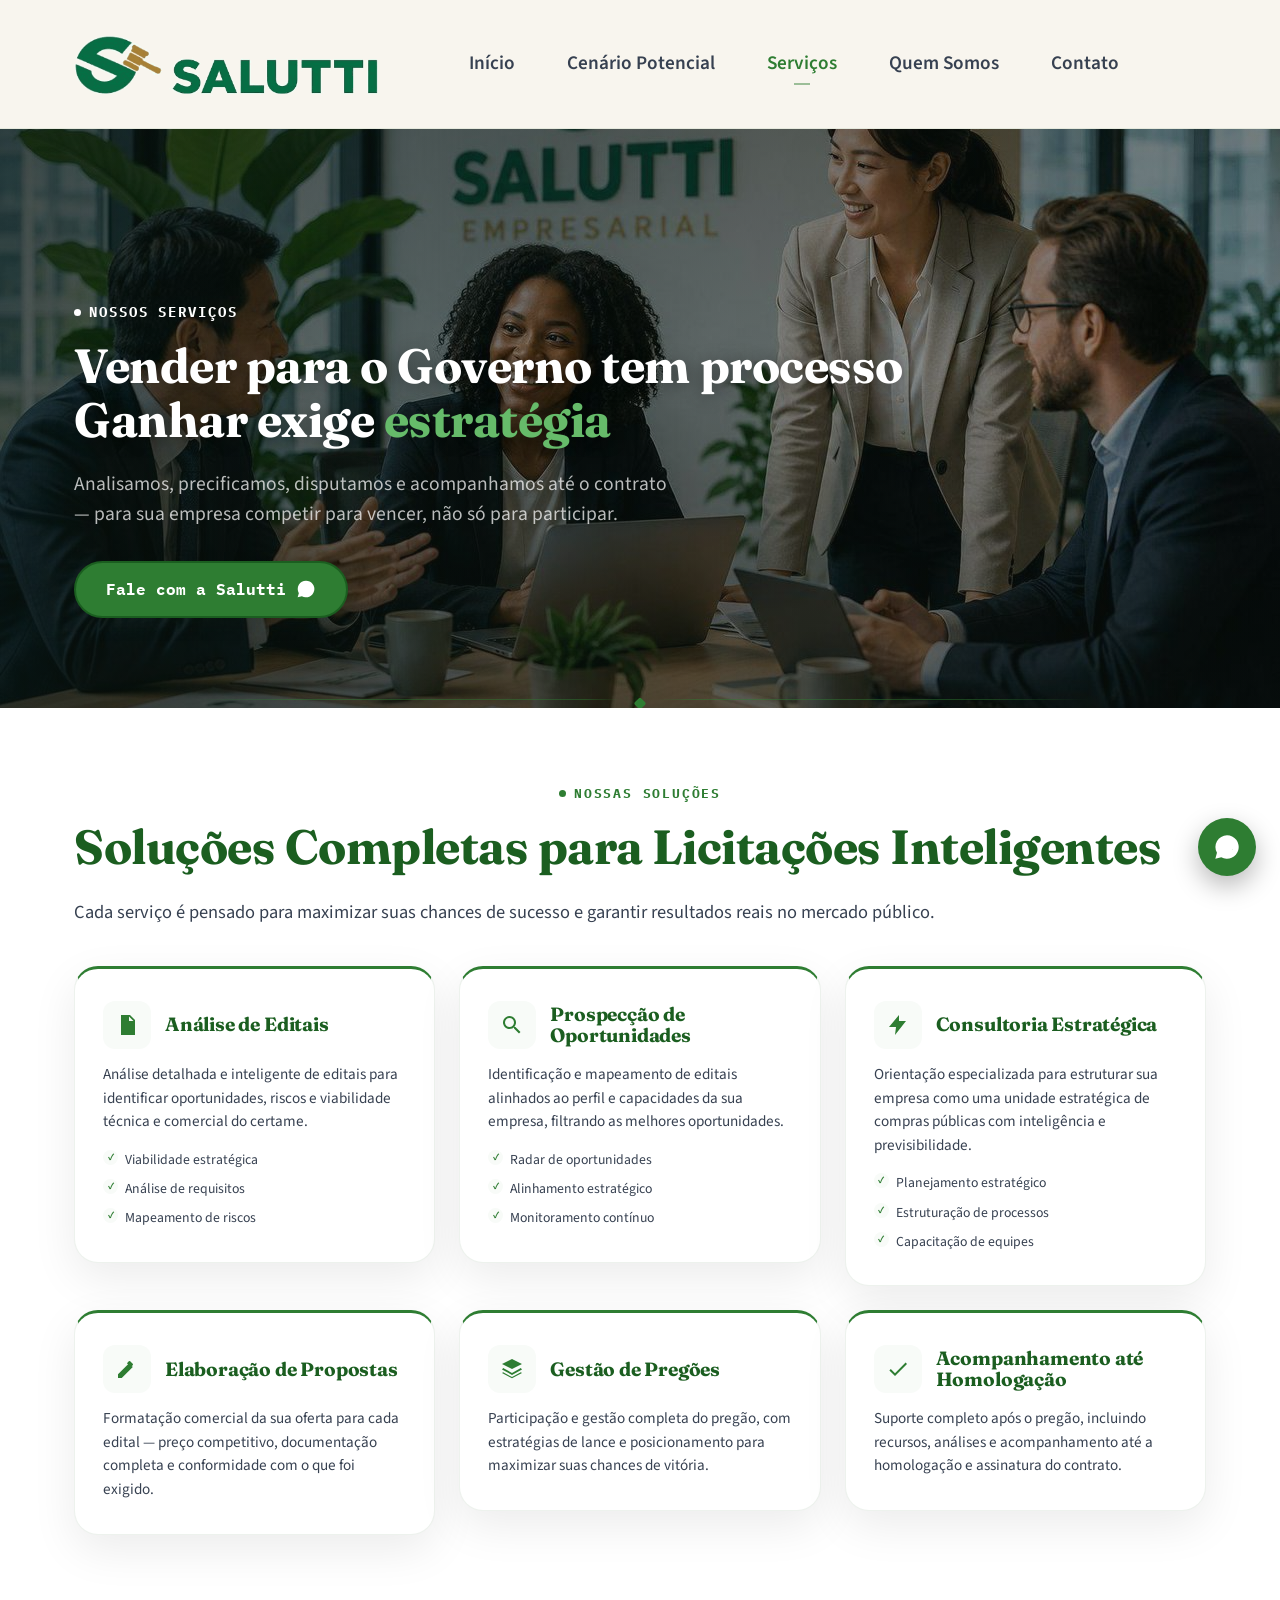
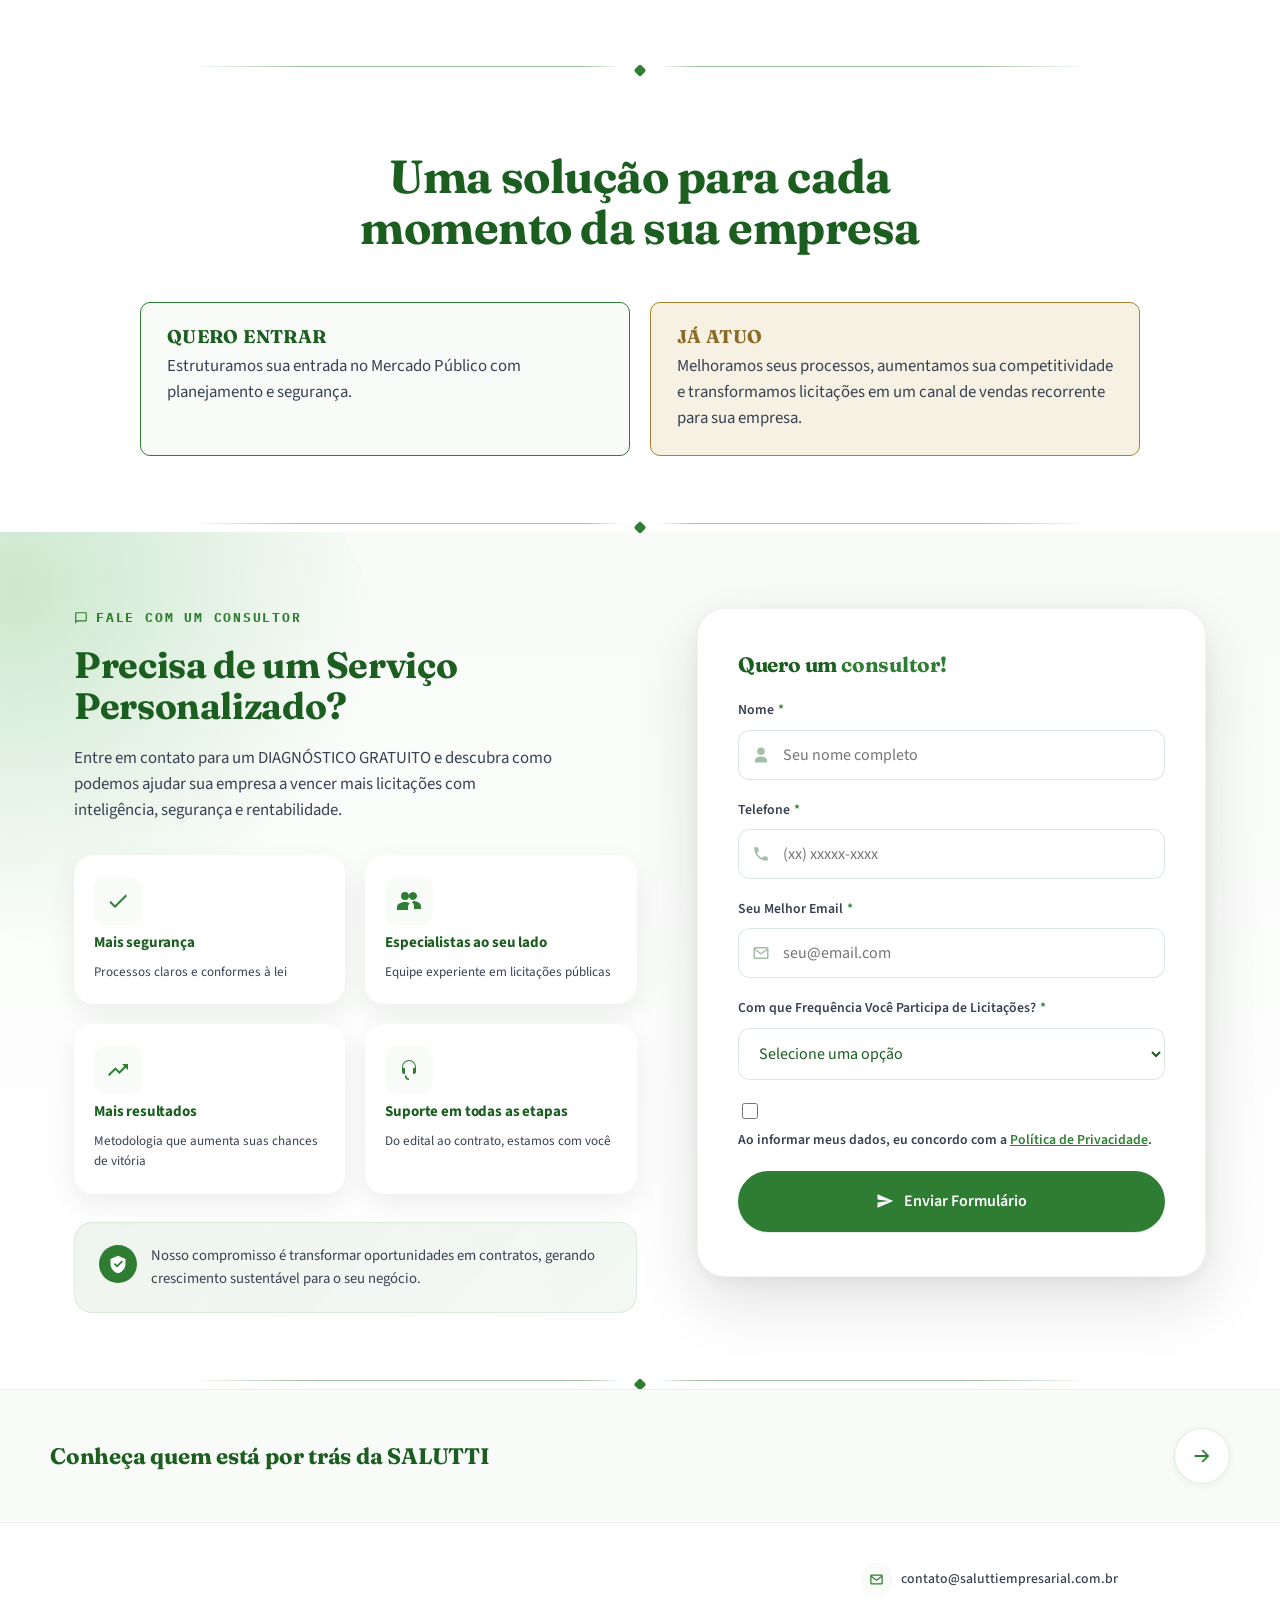
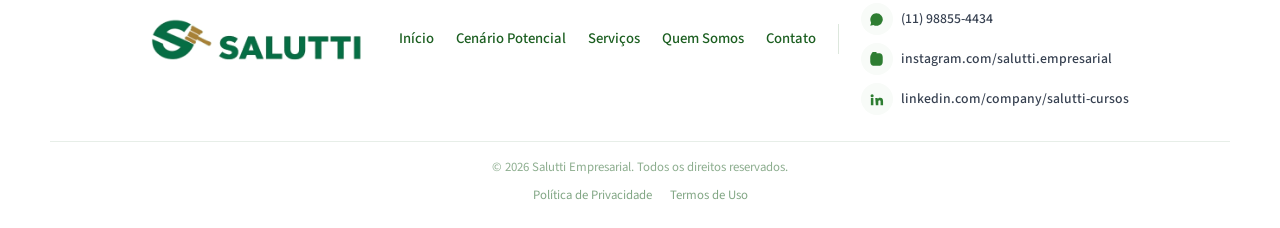
<file: servicos.html>
<!DOCTYPE html>
<html lang="pt-BR">
<head>
<!-- Google tag (gtag.js) -->
<script async src="https://www.googletagmanager.com/gtag/js?id=G-ZBF6GNN4KF"></script>
<script>
  window.dataLayer = window.dataLayer || [];
  function gtag(){dataLayer.push(arguments);}
  gtag("js", new Date());

  gtag("config", "G-ZBF6GNN4KF");
</script>
<meta charset="UTF-8">
<meta name="viewport" content="width=device-width, initial-scale=1.0">
<title>Serviços | Salutti Empresarial — Consultoria em Licitações</title>
<meta name="description" content="Conheça os serviços, a metodologia e as oportunidades do mercado de licitações públicas com a Salutti Empresarial.">
<meta name="keywords" content="licitações públicas, consultoria em licitações, pregão eletrônico, compras governamentais, mercado público, edital, Salutti Empresarial">
<meta name="author" content="Salutti Empresarial">
<link rel="canonical" href="https://www.saluttiempresarial.com.br/servicos.html">

<!-- Open Graph -->
<meta property="og:type" content="website">
<meta property="og:site_name" content="Salutti Empresarial">
<meta property="og:title" content="Serviços | Salutti Empresarial — Consultoria em Licitações">
<meta property="og:description" content="Conheça os serviços, a metodologia e as oportunidades do mercado de licitações públicas com a Salutti Empresarial.">
<meta property="og:image" content="./assets/hero.jpg">
<meta property="og:locale" content="pt_BR">

<!-- Twitter -->
<meta name="twitter:card" content="summary_large_image">
<meta name="twitter:title" content="Serviços | Salutti Empresarial — Consultoria em Licitações">
<meta name="twitter:description" content="Conheça os serviços, a metodologia e as oportunidades do mercado de licitações públicas com a Salutti Empresarial.">
<meta name="twitter:image" content="./assets/hero.jpg">

<link rel="icon" type="image/png" href="./assets/logo.png">
<link rel="apple-touch-icon" href="./assets/logo.png">

<link rel="preconnect" href="https://fonts.googleapis.com">
<link rel="preconnect" href="https://fonts.gstatic.com" crossorigin>
<link href="https://fonts.googleapis.com/css2?family=Fraunces:opsz,wght@9..144,400;9..144,500;9..144,600;9..144,700&family=IBM+Plex+Mono:wght@400;500;600&family=Source+Sans+3:wght@400;500;600;700&display=swap" rel="stylesheet">

<link rel="stylesheet" href="./styles.css">
<script type="application/ld+json">
{
  "@context": "https://schema.org",
  "@type": "ProfessionalService",
  "name": "Salutti Empresarial",
  "url": "https://www.saluttiempresarial.com.br/",
  "logo": "https://www.saluttiempresarial.com.br/assets/logo-wide-trimmed.png",
  "image": "https://www.saluttiempresarial.com.br/assets/hero.jpg",
  "description": "Consultoria especializada em licitações públicas municipais, estaduais e federais, ajudando empresas a transformar oportunidades do mercado público em negócios lucrativos.",
  "telephone": "+5511988554434",
  "email": "contato@saluttiempresarial.com.br",
  "areaServed": "BR",
  "sameAs": [
    "https://www.instagram.com/salutti.empresarial",
    "https://www.linkedin.com/company/salutti-cursos/about/"
  ]
}
</script>
</head>
<body class="page-servicos">

<!-- ============ SKIP LINK ============ -->
<a class="skip-link" href="#conteudo">Pular para o conteúdo</a>

<!-- ============ HEADER / NAV ============ -->
<header class="site-header" id="topo">
  <div class="wrap header-inner">
    <a href="index.html" class="brand" aria-label="Salutti Empresarial, página inicial">
      <img src="./assets/logo-wide-trimmed.png" width="490" height="102" alt="Salutti Empresarial" class="brand-mark">
    </a>

    <nav class="main-nav" id="mainNav" aria-label="Navegação principal">
      <a href="index.html">Início</a>
      <a href="cenario-potencial.html">Cenário Potencial</a>
      <a href="servicos.html" class="is-active" aria-current="page">Serviços</a>
      <a href="sobre.html">Quem Somos</a>
      <a href="contato.html">Contato</a>
    </nav>

    <button class="nav-toggle" id="navToggle" aria-expanded="false" aria-controls="mainNav" aria-label="Abrir menu">
      <span></span><span></span><span></span>
    </button>
  </div>
</header>

<main id="conteudo">

  <!-- ============ 1. HERO — SERVIÇOS ESPECIALIZADOS ============ -->
  <section class="svc-hero" aria-label="Serviços especializados">
    <div class="svc-hero-media">
      <img src="./assets/equipe-sede-3.jpg" width="1280" height="853" alt="Equipe da Salutti Empresarial reunida em frente ao logotipo da empresa" loading="eager">
      <div class="hero-scrim"></div>
    </div>
    <div class="wrap svc-hero-top reveal">
      <div class="svc-hero-copy">
        <p class="eyebrow eyebrow-dark svc-hero-eyebrow"><span class="eyebrow-dot"></span>Nossos Serviços</p>
        <h1 class="svc-hero-title">Vender para o Governo tem processo<br>Ganhar exige <span class="svc-hero-highlight">estratégia</span></h1>
        <p class="section-sub section-sub-dark svc-hero-lede">Analisamos, precificamos, disputamos e acompanhamos até o contrato — para sua empresa competir para vencer, não só para participar.</p>
        <div class="svc-hero-actions">
          <a class="btn btn-whatsapp btn-lg" href="https://wa.me/5511988554434?text=Ol%C3%A1%2C%20quero%20falar%20com%20a%20Salutti." target="_blank" rel="noopener">
            Fale com a Salutti
            <svg viewBox="0 0 24 24" class="ico" aria-hidden="true"><path d="M17.5 14.4c-.3-.1-1.6-.8-1.9-.9-.3-.1-.4-.1-.6.1-.2.3-.7.9-.8 1-.2.2-.3.2-.5.1-.3-.1-1.2-.4-2.2-1.4-.8-.7-1.4-1.6-1.5-1.9-.2-.3 0-.5.1-.6.1-.1.3-.3.4-.5.1-.1.2-.3.2-.4.1-.2 0-.3 0-.4-.1-.1-.6-1.4-.8-1.9-.2-.5-.4-.4-.6-.4h-.5c-.2 0-.4.1-.6.3-.2.3-.8.8-.8 1.9s.8 2.2.9 2.4c.1.2 1.6 2.5 3.9 3.4.5.2 1 .4 1.3.5.5.2 1 .1 1.4.1.4-.1 1.3-.5 1.5-1 .2-.5.2-.9.1-1zM12 2a10 10 0 0 0-8.6 15L2 22l5.1-1.3A10 10 0 1 0 12 2z"/></svg>
          </a>
        </div>
      </div>
    </div>
  </section>

  <!-- ============ 2. SOLUÇÕES COMPLETAS PARA LICITAÇÕES INTELIGENTES ============ -->
  <section class="section svc-solutions-section" aria-label="Nossas soluções">
    <div class="wrap">
      <div class="section-head svc-solutions-head reveal">
        <p class="eyebrow"><span class="eyebrow-dot"></span>Nossas Soluções</p>
        <h2>Soluções Completas para Licitações Inteligentes</h2>
        <p class="section-sub">Cada serviço é pensado para maximizar suas chances de sucesso e garantir resultados reais no mercado público.</p>
      </div>
      <div class="card-grid card-grid-3 svc-solutions-grid reveal">
        <article class="feature-card">
          <div class="feature-card-head">
            <span class="feature-ico" aria-hidden="true"><svg viewBox="0 0 24 24"><path d="M6 2h9l5 5v15H6Zm8 1.5V8h4.5ZM8 12h8v2H8Zm0 4h8v2H8Zm0-8h4v2H8Z"/></svg></span>
            <h3>Análise de Editais</h3>
          </div>
          <p>Análise detalhada e inteligente de editais para identificar oportunidades, riscos e viabilidade técnica e comercial do certame.</p>
          <ul class="card-checklist">
            <li>Viabilidade estratégica</li>
            <li>Análise de requisitos</li>
            <li>Mapeamento de riscos</li>
          </ul>
        </article>
        <article class="feature-card">
          <div class="feature-card-head">
            <span class="feature-ico" aria-hidden="true"><svg viewBox="0 0 24 24"><path d="M15.5 14h-.79l-.28-.27a6.5 6.5 0 1 0-.7.7l.27.28v.79l5 5L20.49 19l-5-5Zm-6 0A4.5 4.5 0 1 1 14 9.5 4.5 4.5 0 0 1 9.5 14Z"/></svg></span>
            <h3>Prospecção de Oportunidades</h3>
          </div>
          <p>Identificação e mapeamento de editais alinhados ao perfil e capacidades da sua empresa, filtrando as melhores oportunidades.</p>
          <ul class="card-checklist">
            <li>Radar de oportunidades</li>
            <li>Alinhamento estratégico</li>
            <li>Monitoramento contínuo</li>
          </ul>
        </article>
        <article class="feature-card">
          <div class="feature-card-head">
            <span class="feature-ico" aria-hidden="true"><svg viewBox="0 0 24 24"><path d="M13 2 3 14h7l-1 8 11-14h-7Z"/></svg></span>
            <h3>Consultoria Estratégica</h3>
          </div>
          <p>Orientação especializada para estruturar sua empresa como uma unidade estratégica de compras públicas com inteligência e previsibilidade.</p>
          <ul class="card-checklist">
            <li>Planejamento estratégico</li>
            <li>Estruturação de processos</li>
            <li>Capacitação de equipes</li>
          </ul>
        </article>
        <article class="feature-card">
          <div class="feature-card-head">
            <span class="feature-ico" aria-hidden="true"><svg viewBox="0 0 24 24"><path d="M3 17.25V21h3.75L17.81 9.94l-3.75-3.75Zm14.71-9.04a1 1 0 0 0 0-1.41l-2.5-2.5a1 1 0 0 0-1.41 0l-1.83 1.83 3.75 3.75Z"/></svg></span>
            <h3>Elaboração de Propostas</h3>
          </div>
          <p>Formatação comercial da sua oferta para cada edital — preço competitivo, documentação completa e conformidade com o que foi exigido.</p>
        </article>
        <article class="feature-card">
          <div class="feature-card-head">
            <span class="feature-ico" aria-hidden="true"><svg viewBox="0 0 24 24"><path d="M12 2 2 7l10 5 10-5Zm-8.82 9.09L12 15.9l8.82-4.81L22 12.5 12 17.9l-10-5.4ZM12 20.1 3.18 15.3 2 15.9l10 5.4 10-5.4-1.18-.6Z"/></svg></span>
            <h3>Gestão de Pregões</h3>
          </div>
          <p>Participação e gestão completa do pregão, com estratégias de lance e posicionamento para maximizar suas chances de vitória.</p>
        </article>
        <article class="feature-card">
          <div class="feature-card-head">
            <span class="feature-ico" aria-hidden="true"><svg viewBox="0 0 24 24"><path d="M9 16.2 4.8 12l-1.4 1.4L9 19 21 7l-1.4-1.4Z"/></svg></span>
            <h3>Acompanhamento até Homologação</h3>
          </div>
          <p>Suporte completo após o pregão, incluindo recursos, análises e acompanhamento até a homologação e assinatura do contrato.</p>
        </article>
      </div>
    </div>
  </section>

  <!-- ============ 3. UMA SOLUÇÃO PARA CADA MOMENTO DA SUA EMPRESA ============ -->
  <section class="section momento-section" aria-label="Uma solução para cada momento da sua empresa">
    <div class="wrap">
      <div class="section-head section-head-center reveal">
        <h2>Uma solução para cada momento da sua empresa</h2>
      </div>
      <div class="momento-list momento-list-center reveal">
        <div class="momento-item momento-item-green">
          <div class="momento-copy">
            <h3>Quero Entrar</h3>
            <p>Estruturamos sua entrada no Mercado Público com planejamento e segurança.</p>
          </div>
        </div>
        <div class="momento-item momento-item-gold">
          <div class="momento-copy">
            <h3>Já Atuo</h3>
            <p>Melhoramos seus processos, aumentamos sua competitividade e transformamos licitações em um canal de vendas recorrente para sua empresa.</p>
          </div>
        </div>
      </div>
    </div>
  </section>

  <!-- ============ 4. FORMULÁRIO "QUERO UM CONSULTOR" ============ -->
  <section class="section section-tint" id="consultor" aria-label="Fale com um consultor">
    <span class="svc-form-decor" aria-hidden="true"></span>
    <div class="wrap svc-form-grid reveal">
      <div class="svc-form-copy">
        <p class="eyebrow"><span class="eyebrow-star" aria-hidden="true"><svg viewBox="0 0 24 24"><path d="M20 2H4c-1.1 0-2 .9-2 2v18l4-4h14c1.1 0 2-.9 2-2V4c0-1.1-.9-2-2-2Zm0 14H5.17L4 17.17V4h16v12Z"/></svg></span>Fale com um Consultor</p>
        <h2>Precisa de um Serviço Personalizado?</h2>
        <p class="section-sub">Entre em contato para um DIAGNÓSTICO GRATUITO e descubra como podemos ajudar sua empresa a vencer mais licitações com inteligência, segurança e rentabilidade.</p>

        <div class="svc-form-icons">
          <div class="svc-form-icon-item">
            <span class="feature-ico" aria-hidden="true"><svg viewBox="0 0 24 24"><path d="M9 16.2 4.8 12l-1.4 1.4L9 19 21 7l-1.4-1.4Z"/></svg></span>
            <h4>Mais segurança</h4>
            <p>Processos claros e conformes à lei</p>
          </div>
          <div class="svc-form-icon-item">
            <span class="feature-ico" aria-hidden="true"><svg viewBox="0 0 24 24"><path d="M16 11a4 4 0 1 0-3.2-6.4A4 4 0 0 0 16 11ZM8 11a4 4 0 1 0 0-8 4 4 0 0 0 0 8Zm0 2c-3.3 0-8 1.7-8 5v3h11v-3c0-1.4.7-2.6 1.8-3.5C11.4 13.3 9.8 13 8 13Zm8 0c-.5 0-1.1 0-1.7.1 1.7 1 2.7 2.4 2.7 3.9v3h7v-3c0-3.3-4.7-5-8-5Z"/></svg></span>
            <h4>Especialistas ao seu lado</h4>
            <p>Equipe experiente em licitações públicas</p>
          </div>
          <div class="svc-form-icon-item">
            <span class="feature-ico" aria-hidden="true"><svg viewBox="0 0 24 24"><path d="M16 6l2.29 2.29-4.88 4.88-4-4L2 16.59 3.41 18l6-6 4 4 6.3-6.29L22 12V6h-6z"/></svg></span>
            <h4>Mais resultados</h4>
            <p>Metodologia que aumenta suas chances de vitória</p>
          </div>
          <div class="svc-form-icon-item">
            <span class="feature-ico" aria-hidden="true"><svg viewBox="0 0 24 24"><path d="M12 2a7 7 0 0 0-7 7v4.5A2.5 2.5 0 0 0 7.5 16H8v-6H6V9a6 6 0 0 1 12 0v1h-2v6h.5a2.5 2.5 0 0 0 2.5-2.5V9a7 7 0 0 0-7-7Zm-4 15v1a4 4 0 0 0 4 4v-1.6A2.4 2.4 0 0 1 9.6 18Z"/></svg></span>
            <h4>Suporte em todas as etapas</h4>
            <p>Do edital ao contrato, estamos com você</p>
          </div>
        </div>

        <div class="svc-form-commitment">
          <span class="svc-form-commitment-ico" aria-hidden="true"><svg viewBox="0 0 24 24"><path d="M12 2 3 6v6c0 5.2 3.8 9.7 9 11 5.2-1.3 9-5.8 9-11V6Zm-1.1 14.2-4-4 1.5-1.5 2.5 2.5 5.5-5.5 1.5 1.5Z"/></svg></span>
          <p>Nosso compromisso é transformar oportunidades em contratos, gerando crescimento sustentável para o seu negócio.</p>
        </div>
      </div>

      <div class="svc-form-card">
        <h3>Quero um <span>consultor!</span></h3>
        <form id="svcConsultorForm" novalidate>
          <label>
            <span class="field-label">Nome <span class="req">*</span></span>
            <div class="input-icon-wrap">
              <span class="field-ico" aria-hidden="true"><svg viewBox="0 0 24 24"><path d="M12 12a5 5 0 1 0 0-10 5 5 0 0 0 0 10Zm0 2c-4.4 0-8 2.2-8 5v3h16v-3c0-2.8-3.6-5-8-5Z"/></svg></span>
              <input type="text" name="nome" id="svc-nome" placeholder="Seu nome completo" required autocomplete="name">
            </div>
          </label>
          <label>
            <span class="field-label">Telefone <span class="req">*</span></span>
            <div class="input-icon-wrap">
              <span class="field-ico" aria-hidden="true"><svg viewBox="0 0 24 24"><path d="M6.6 10.8c1.4 2.8 3.8 5.1 6.6 6.6l2.2-2.2c.3-.3.7-.4 1-.2 1.1.4 2.4.6 3.6.6.6 0 1 .4 1 1V20c0 .6-.4 1-1 1-9.4 0-17-7.6-17-17 0-.6.4-1 1-1h3.5c.6 0 1 .4 1 1 0 1.3.2 2.5.6 3.6.1.4 0 .8-.2 1L6.6 10.8Z"/></svg></span>
              <input type="tel" name="telefone" id="svc-telefone" placeholder="(xx) xxxxx-xxxx" required autocomplete="tel">
            </div>
          </label>
          <label>
            <span class="field-label">Seu Melhor Email <span class="req">*</span></span>
            <div class="input-icon-wrap">
              <span class="field-ico" aria-hidden="true"><svg viewBox="0 0 24 24"><path d="M4 4h16a2 2 0 0 1 2 2v12a2 2 0 0 1-2 2H4a2 2 0 0 1-2-2V6a2 2 0 0 1 2-2Zm0 2v.01L12 12l8-5.99V6Zm0 2.24V18h16V8.24l-8 6Z"/></svg></span>
              <input type="email" name="email" id="svc-email" placeholder="seu@email.com" required autocomplete="email">
            </div>
          </label>
          <label>
            <span class="field-label">Com que Frequência Você Participa de Licitações? <span class="req">*</span></span>
            <select name="frequencia" id="svc-frequencia" required>
              <option value="" selected disabled>Selecione uma opção</option>
              <option value="Nunca participei">Nunca participei</option>
              <option value="Raramente">Raramente</option>
              <option value="Às vezes">Às vezes</option>
              <option value="Frequentemente">Frequentemente</option>
            </select>
          </label>
          <label class="svc-form-consent">
            <input type="checkbox" id="svc-consent" required>
            <span>Ao informar meus dados, eu concordo com a <a href="privacidade.html">Política de Privacidade</a>.</span>
          </label>
          <button type="submit" class="btn btn-brass btn-lg btn-block">
            <svg viewBox="0 0 24 24" class="ico" aria-hidden="true"><path d="M2 21 23 12 2 3v7l15 2-15 2Z"/></svg>
            Enviar Formulário
          </button>
        </form>
      </div>
    </div>
  </section>

  <section class="next-step-band" aria-label="Próximo passo">
    <a class="wrap next-step-inner" href="sobre.html">
      <div class="next-step-copy">
        <h3 class="next-step-title">Conheça quem está por trás da SALUTTI</h3>
      </div>
      <span class="next-step-arrow" aria-hidden="true">
        <svg viewBox="0 0 24 24"><path d="M13 5l7 7-7 7-1.4-1.4L16.2 13H4v-2h12.2l-4.6-4.6Z"/></svg>
      </span>
    </a>
  </section>

</main>

<!-- ============ FOOTER ============ -->
<footer class="site-footer">
  <div class="wrap footer-inner">
    <a href="index.html" class="footer-logo-link" aria-label="Salutti Empresarial, página inicial">
      <img src="./assets/logo-wide-trimmed.png" width="490" height="102" alt="Salutti Empresarial" class="brand-mark-footer" loading="lazy">
    </a>

    <div class="footer-links-group">
      <nav class="footer-nav" aria-label="Navegação do rodapé">
        <a href="index.html">Início</a>
        <a href="cenario-potencial.html">Cenário Potencial</a>
        <a href="servicos.html">Serviços</a>
        <a href="sobre.html">Quem Somos</a>
        <a href="contato.html">Contato</a>
      </nav>

      <span class="footer-divider" aria-hidden="true"></span>

      <div class="footer-social" aria-label="Redes sociais da Salutti">
        <a class="footer-social-link" href="mailto:contato@saluttiempresarial.com.br" aria-label="Enviar e-mail para a Salutti">
          <span class="footer-social-ico"><svg viewBox="0 0 24 24" aria-hidden="true"><path d="M4 4h16a2 2 0 0 1 2 2v12a2 2 0 0 1-2 2H4a2 2 0 0 1-2-2V6a2 2 0 0 1 2-2Zm0 2v.01L12 12l8-5.99V6Zm0 2.24V18h16V8.24l-8 6Z"/></svg></span>
          <span class="footer-social-text">contato@saluttiempresarial.com.br</span>
        </a>
        <a class="footer-social-link" href="https://wa.me/5511988554434" target="_blank" rel="noopener" aria-label="Falar no WhatsApp">
          <span class="footer-social-ico"><svg viewBox="0 0 24 24" aria-hidden="true"><path d="M17.5 14.4c-.3-.1-1.6-.8-1.9-.9-.3-.1-.4-.1-.6.1-.2.3-.7.9-.8 1-.2.2-.3.2-.5.1-.3-.1-1.2-.4-2.2-1.4-.8-.7-1.4-1.6-1.5-1.9-.2-.3 0-.5.1-.6.1-.1.3-.3.4-.5.1-.1.2-.3.2-.4.1-.2 0-.3 0-.4-.1-.1-.6-1.4-.8-1.9-.2-.5-.4-.4-.6-.4h-.5c-.2 0-.4.1-.6.3-.2.3-.8.8-.8 1.9s.8 2.2.9 2.4c.1.2 1.6 2.5 3.9 3.4.5.2 1 .4 1.3.5.5.2 1 .1 1.4.1.4-.1 1.3-.5 1.5-1 .2-.5.2-.9.1-1zM12 2a10 10 0 0 0-8.6 15L2 22l5.1-1.3A10 10 0 1 0 12 2z"/></svg></span>
          <span class="footer-social-text">(11) 98855-4434</span>
        </a>
        <a class="footer-social-link" href="https://www.instagram.com/salutti.empresarial" target="_blank" rel="noopener" aria-label="Instagram da Salutti">
          <span class="footer-social-ico"><svg viewBox="0 0 24 24" aria-hidden="true"><path d="M12 2c2.7 0 3.06.01 4.12.06 1.06.05 1.79.22 2.43.47.66.26 1.22.6 1.77 1.15.55.55.9 1.11 1.15 1.77.25.64.42 1.37.47 2.43.05 1.06.06 1.42.06 4.12s-.01 3.06-.06 4.12c-.05 1.06-.22 1.79-.47 2.43a4.9 4.9 0 0 1-1.15 1.77 4.9 4.9 0 0 1-1.77 1.15c-.64.25-1.37.42-2.43.47-1.06.05-1.42.06-4.12.06s-3.06-.01-4.12-.06c-1.06-.05-1.79-.22-2.43-.47a4.9 4.9 0 0 1-1.77-1.15 4.9 4.9 0 0 1-1.15-1.77c-.25-.64-.42-1.37-.47-2.43C2.01 15.06 2 14.7 2 12s.01-3.06.06-4.12c.05-1.06.22-1.79.47-2.43.26-.66.6-1.22 1.15-1.77A4.9 4.9 0 0 1 5.45.53c.64-.25 1.37-.42 2.43-.47C8.94.01 9.3 0 12 0Zm0 5a5 5 0 1 1 0 10 5 5 0 0 1 0-10Zm0 2a3 3 0 1 0 0 6 3 3 0 0 0 0-6Zm5.2-3.4a1.2 1.2 0 1 1 0 2.4 1.2 1.2 0 0 1 0-2.4Z"/></svg></span>
          <span class="footer-social-text">instagram.com/salutti.empresarial</span>
        </a>
        <a class="footer-social-link" href="https://www.linkedin.com/company/salutti-cursos/about/" target="_blank" rel="noopener" aria-label="LinkedIn da Salutti">
          <span class="footer-social-ico"><svg viewBox="0 0 24 24" aria-hidden="true"><path d="M4.98 3.5A2.5 2.5 0 1 1 5 8.5a2.5 2.5 0 0 1-.02-5ZM3 9.75h4V21H3ZM10 9.75h3.83v1.54h.05c.53-1 1.85-2.06 3.8-2.06 4.07 0 4.82 2.68 4.82 6.17V21h-4v-4.98c0-1.19-.02-2.72-1.66-2.72-1.66 0-1.92 1.3-1.92 2.63V21h-4Z"/></svg></span>
          <span class="footer-social-text">linkedin.com/company/salutti-cursos</span>
        </a>
      </div>
    </div>
  </div>
  <div class="wrap footer-bottom">
    <span>© <span id="year"></span> Salutti Empresarial. Todos os direitos reservados.</span>
    <div class="footer-legal-links">
      <a href="privacidade.html">Política de Privacidade</a>
      <a href="termos.html">Termos de Uso</a>
    </div>
  </div>
</footer>

<a class="fab-whatsapp" href="https://wa.me/5511988554434?text=Oi%2C%20vim%20do%20site%20da%20Salutti%20e%20gostaria%20de%20mais%20informa%C3%A7%C3%B5es." target="_blank" rel="noopener" aria-label="Falar no WhatsApp">
  <svg viewBox="0 0 24 24" aria-hidden="true"><path d="M17.5 14.4c-.3-.1-1.6-.8-1.9-.9-.3-.1-.4-.1-.6.1-.2.3-.7.9-.8 1-.2.2-.3.2-.5.1-.3-.1-1.2-.4-2.2-1.4-.8-.7-1.4-1.6-1.5-1.9-.2-.3 0-.5.1-.6.1-.1.3-.3.4-.5.1-.1.2-.3.2-.4.1-.2 0-.3 0-.4-.1-.1-.6-1.4-.8-1.9-.2-.5-.4-.4-.6-.4h-.5c-.2 0-.4.1-.6.3-.2.3-.8.8-.8 1.9s.8 2.2.9 2.4c.1.2 1.6 2.5 3.9 3.4.5.2 1 .4 1.3.5.5.2 1 .1 1.4.1.4-.1 1.3-.5 1.5-1 .2-.5.2-.9.1-1zM12 2a10 10 0 0 0-8.6 15L2 22l5.1-1.3A10 10 0 1 0 12 2z"/></svg>
</a>

<script src="./script.js"></script>
</body>
</html>
</file>
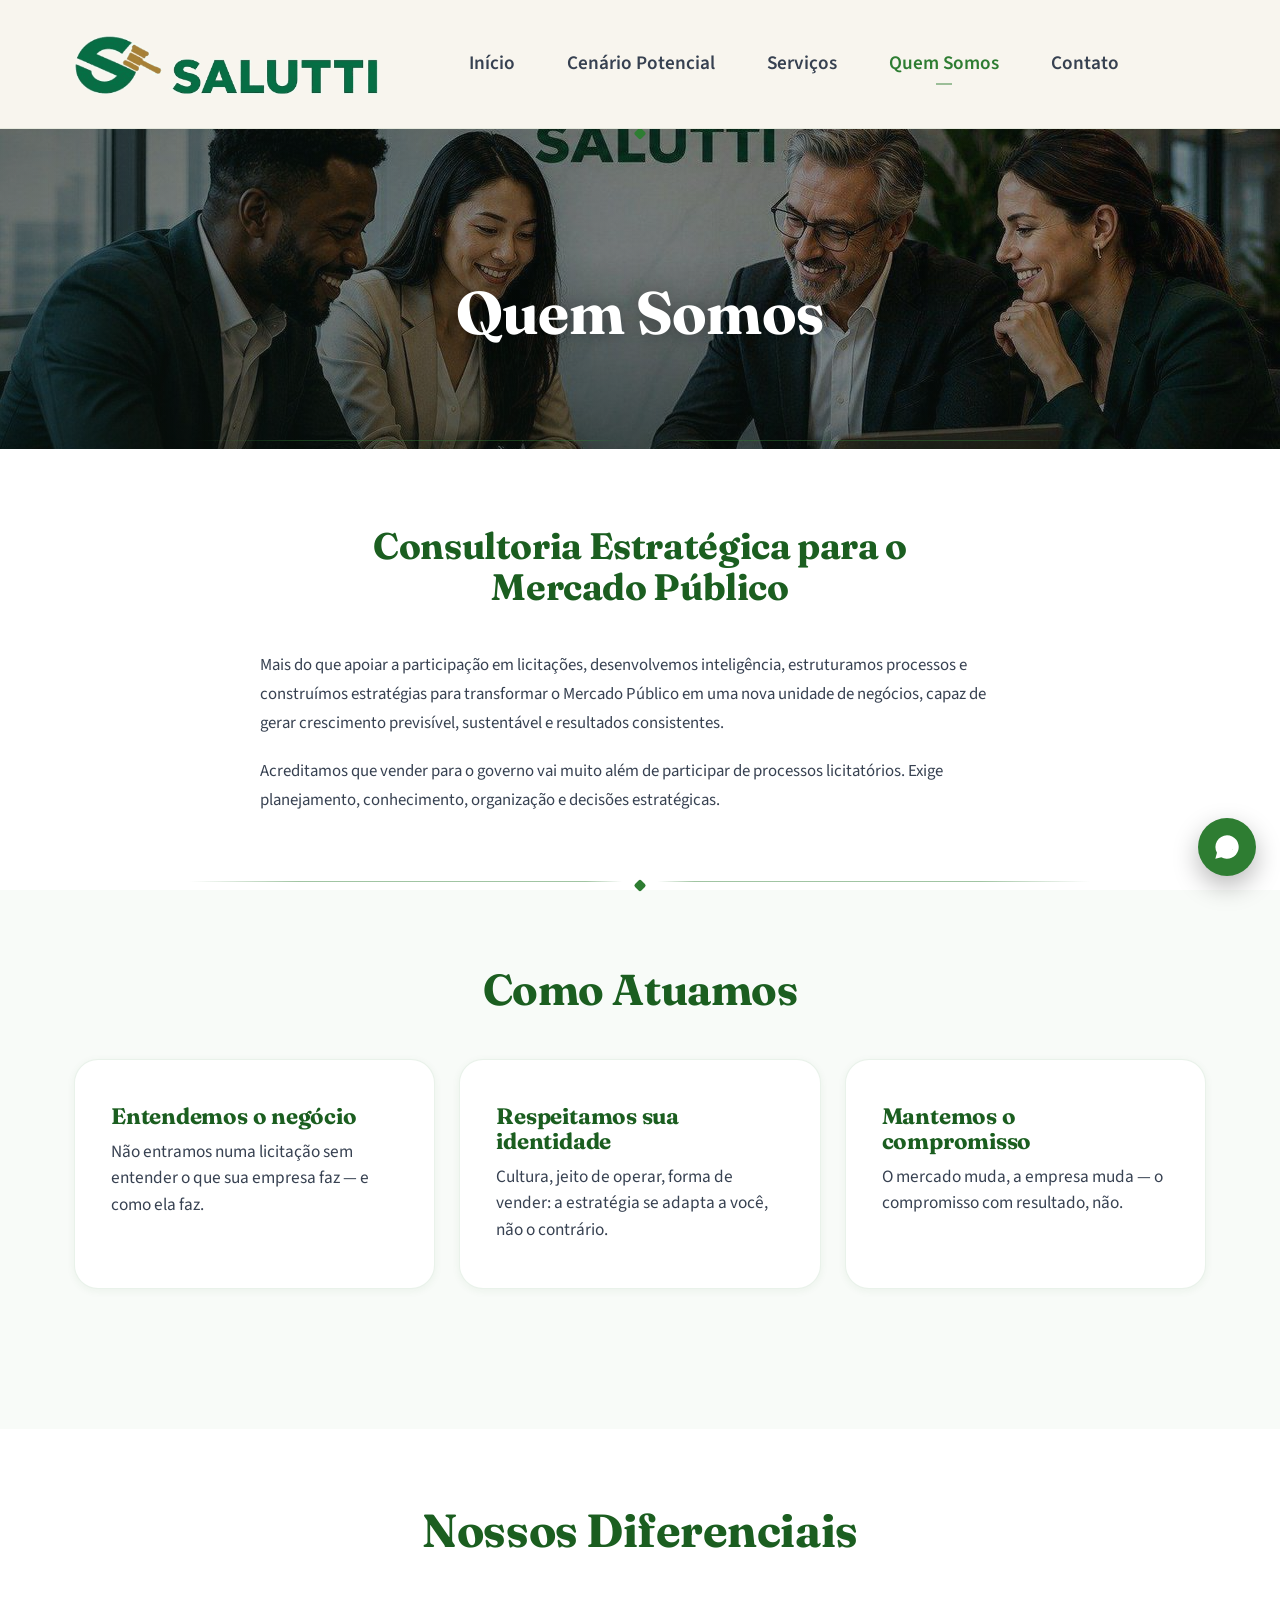
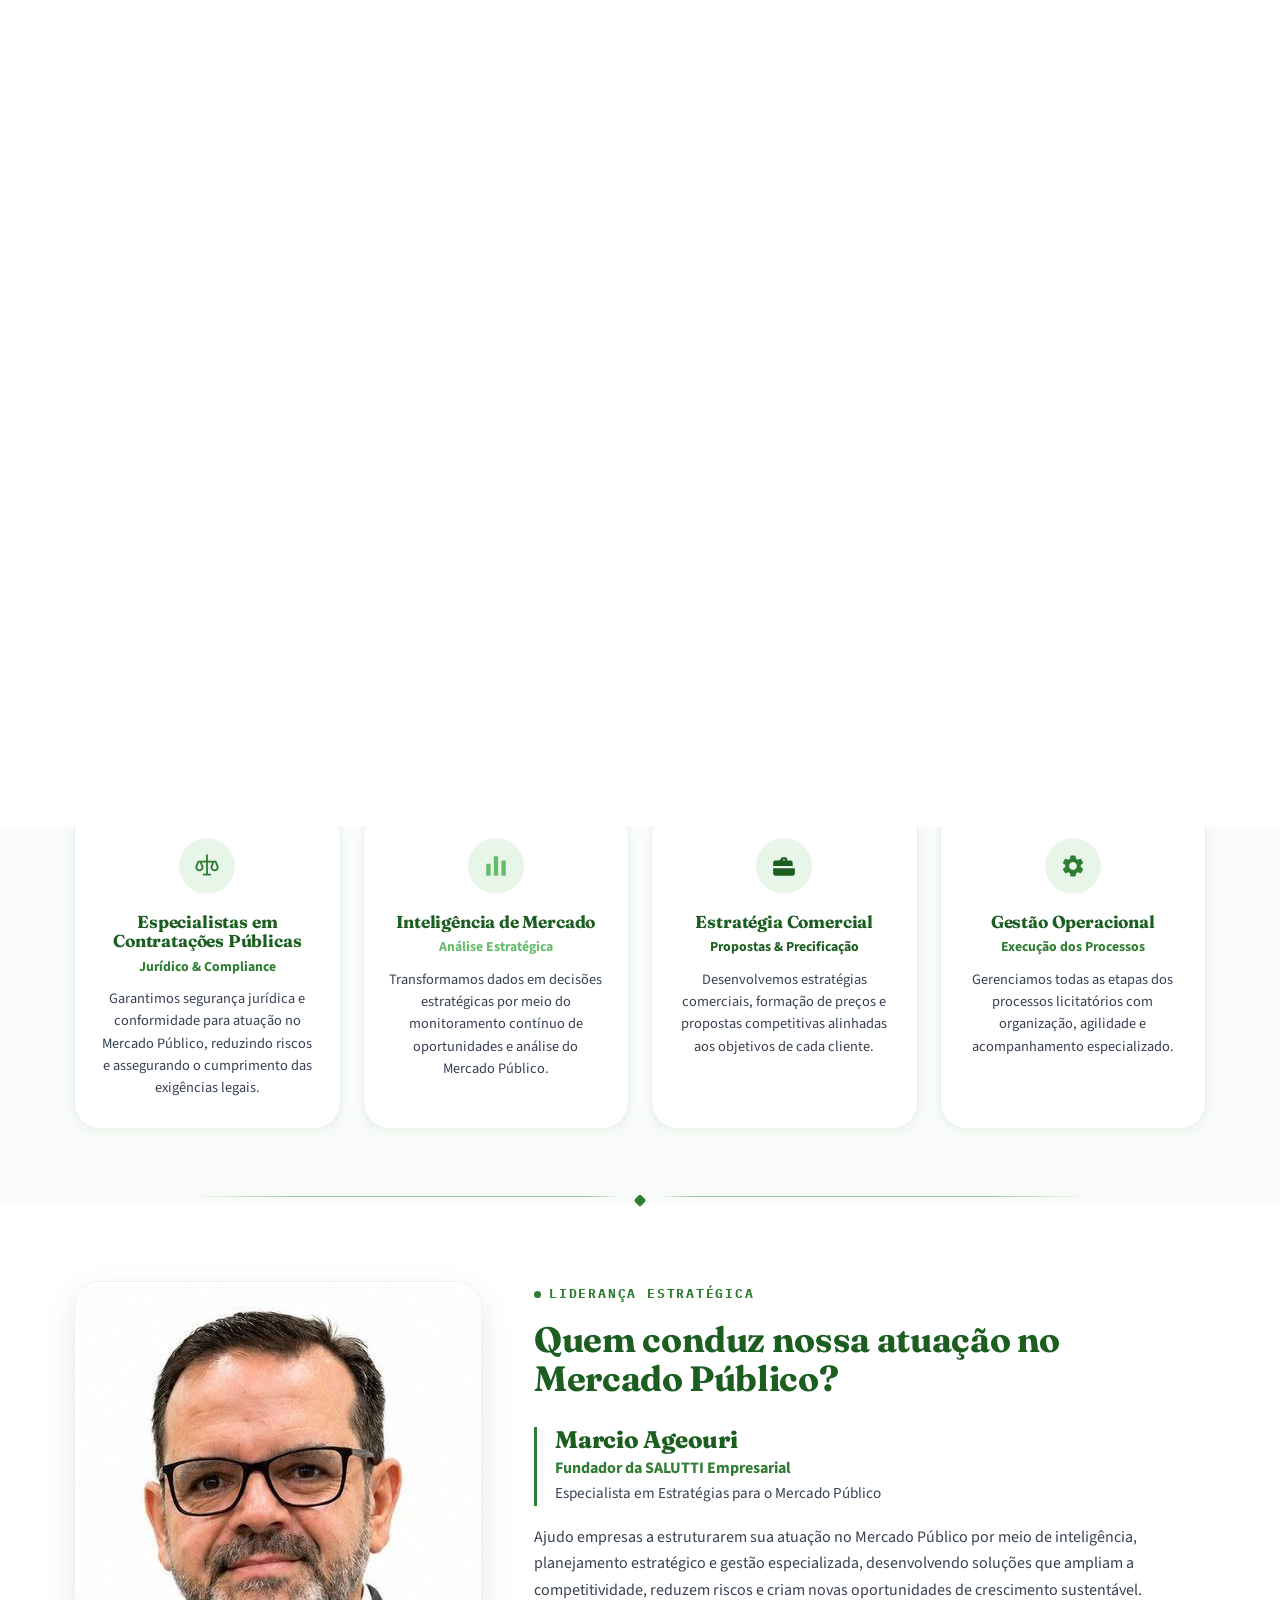
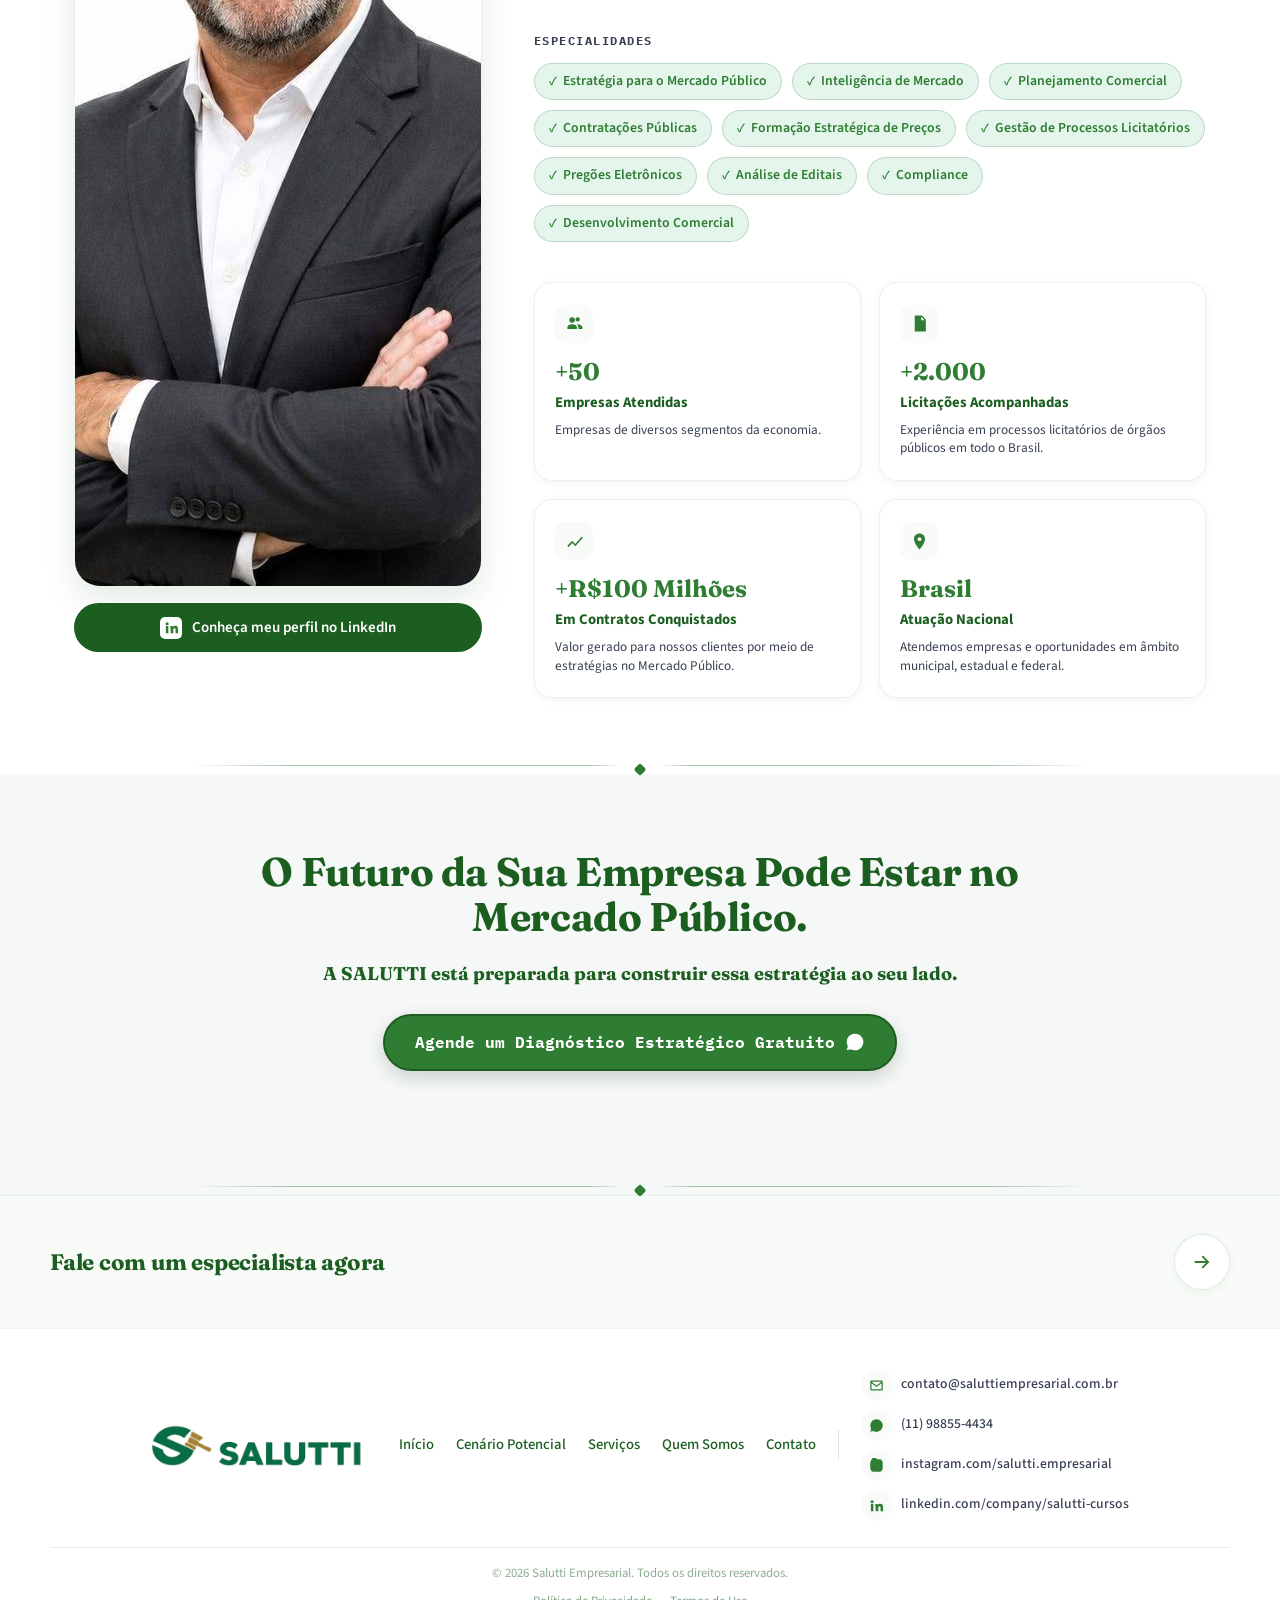
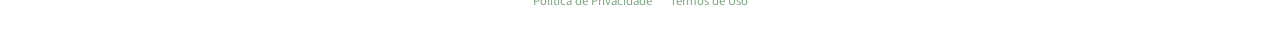
<file: sobre.html>
<!DOCTYPE html>
<html lang="pt-BR">
<head>
<!-- Google tag (gtag.js) -->
<script async src="https://www.googletagmanager.com/gtag/js?id=G-ZBF6GNN4KF"></script>
<script>
  window.dataLayer = window.dataLayer || [];
  function gtag(){dataLayer.push(arguments);}
  gtag("js", new Date());

  gtag("config", "G-ZBF6GNN4KF");
</script>
<meta charset="UTF-8">
<meta name="viewport" content="width=device-width, initial-scale=1.0">
<title>Sobre a Salutti | Consultoria em Licitações Públicas</title>
<meta name="description" content="Conheça a Salutti Empresarial: experiência estratégica, atuação multidisciplinar e acompanhamento completo para empresas que atuam em licitações públicas.">
<meta name="keywords" content="licitações públicas, consultoria em licitações, pregão eletrônico, compras governamentais, mercado público, edital, Salutti Empresarial">
<meta name="author" content="Salutti Empresarial">
<link rel="canonical" href="https://www.saluttiempresarial.com.br/sobre.html">

<!-- Open Graph -->
<meta property="og:type" content="website">
<meta property="og:site_name" content="Salutti Empresarial">
<meta property="og:title" content="Sobre a Salutti | Consultoria em Licitações Públicas">
<meta property="og:description" content="Conheça a Salutti Empresarial: experiência estratégica, atuação multidisciplinar e acompanhamento completo para empresas que atuam em licitações públicas.">
<meta property="og:image" content="./assets/hero.jpg">
<meta property="og:locale" content="pt_BR">

<!-- Twitter -->
<meta name="twitter:card" content="summary_large_image">
<meta name="twitter:title" content="Sobre a Salutti | Consultoria em Licitações Públicas">
<meta name="twitter:description" content="Conheça a Salutti Empresarial: experiência estratégica, atuação multidisciplinar e acompanhamento completo para empresas que atuam em licitações públicas.">
<meta name="twitter:image" content="./assets/hero.jpg">

<link rel="icon" type="image/png" href="./assets/logo.png">
<link rel="apple-touch-icon" href="./assets/logo.png">

<link rel="preconnect" href="https://fonts.googleapis.com">
<link rel="preconnect" href="https://fonts.gstatic.com" crossorigin>
<link href="https://fonts.googleapis.com/css2?family=Fraunces:opsz,wght@9..144,400;9..144,500;9..144,600;9..144,700&family=IBM+Plex+Mono:wght@400;500;600&family=Source+Sans+3:wght@400;500;600;700&display=swap" rel="stylesheet">

<link rel="stylesheet" href="./styles.css">
<script type="application/ld+json">
{
  "@context": "https://schema.org",
  "@type": "ProfessionalService",
  "name": "Salutti Empresarial",
  "url": "https://www.saluttiempresarial.com.br/",
  "logo": "https://www.saluttiempresarial.com.br/assets/logo-wide-trimmed.png",
  "image": "https://www.saluttiempresarial.com.br/assets/hero.jpg",
  "description": "Consultoria especializada em licitações públicas municipais, estaduais e federais, ajudando empresas a transformar oportunidades do mercado público em negócios lucrativos.",
  "telephone": "+5511988554434",
  "email": "contato@saluttiempresarial.com.br",
  "areaServed": "BR",
  "sameAs": [
    "https://www.instagram.com/salutti.empresarial",
    "https://www.linkedin.com/company/salutti-cursos/about/"
  ]
}
</script>
</head>
<body>

<!-- ============ SKIP LINK ============ -->
<a class="skip-link" href="#conteudo">Pular para o conteúdo</a>

<!-- ============ HEADER / NAV ============ -->
<header class="site-header" id="topo">
  <div class="wrap header-inner">
    <a href="index.html" class="brand" aria-label="Salutti Empresarial, página inicial">
      <img src="./assets/logo-wide-trimmed.png" width="490" height="102" alt="Salutti Empresarial" class="brand-mark">
    </a>

    <nav class="main-nav" id="mainNav" aria-label="Navegação principal">
      <a href="index.html">Início</a>
      <a href="cenario-potencial.html">Cenário Potencial</a>
      <a href="servicos.html">Serviços</a>
      <a href="sobre.html" class="is-active" aria-current="page">Quem Somos</a>
      <a href="contato.html">Contato</a>
    </nav>

    <button class="nav-toggle" id="navToggle" aria-expanded="false" aria-controls="mainNav" aria-label="Abrir menu">
      <span></span><span></span><span></span>
    </button>
  </div>
</header>

<main id="conteudo">

  <!-- ============ 1. HERO ============ -->
  <section class="page-hero page-hero-photo sobre-hero" aria-label="Sobre a Salutti">
    <div class="page-hero-media">
      <img src="./assets/equipe-sede-2.jpg" width="1280" height="853" alt="Equipe da Salutti Empresarial reunida" loading="eager">
    </div>
    <div class="page-hero-scrim"></div>
    <div class="wrap">
      <h1 class="sobre-hero-title">Quem Somos</h1>
    </div>
  </section>

  <!-- ============ 2. PROPÓSITO ============ -->
  <section class="section section-dark proposito-section" aria-label="Nosso propósito">
    <div class="wrap">
      <div class="section-head-center reveal">
        <h2 class="proposito-title proposito-title-green">Consultoria Estratégica para o Mercado Público</h2>
      </div>
      <div class="proposito-text reveal">
        <p>Mais do que apoiar a participação em licitações, desenvolvemos inteligência, estruturamos processos e construímos estratégias para transformar o Mercado Público em uma nova unidade de negócios, capaz de gerar crescimento previsível, sustentável e resultados consistentes.</p>
        <p>Acreditamos que vender para o governo vai muito além de participar de processos licitatórios. Exige planejamento, conhecimento, organização e decisões estratégicas.</p>
      </div>
    </div>
  </section>

  <!-- ============ 3. COMO ATUAMOS ============ -->
  <section class="section section-dark-alt atuamos-section" aria-label="Como atuamos">
    <div class="wrap">
      <div class="section-head-center reveal">
        <h2>Como Atuamos</h2>
      </div>

      <div class="card-grid card-grid-3 reveal">
        <article class="feature-card">
          <h3>Entendemos o negócio</h3>
          <p>Não entramos numa licitação sem entender o que sua empresa faz — e como ela faz.</p>
        </article>
        <article class="feature-card">
          <h3>Respeitamos sua identidade</h3>
          <p>Cultura, jeito de operar, forma de vender: a estratégia se adapta a você, não o contrário.</p>
        </article>
        <article class="feature-card">
          <h3>Mantemos o compromisso</h3>
          <p>O mercado muda, a empresa muda — o compromisso com resultado, não.</p>
        </article>
      </div>
    </div>
  </section>

  <!-- ============ 4. NOSSO DIFERENCIAL ============ -->
  <section class="section section-dark diferencial-section" aria-label="Nosso diferencial">
    <div class="wrap">
      <div class="section-head-center reveal">
        <h2>Nossos Diferenciais</h2>
      </div>
      <div class="diferencial-layout">
        <div class="diferencial-copy">
          <ul class="diferencial-list diferencial-timeline reveal">
            <li>
              <span class="diferencial-ico-col"><span class="diferencial-ico" aria-hidden="true"><svg viewBox="0 0 24 24"><path d="M13 3a9 9 0 0 0-9 9c0 3 1.3 5.7 3.4 7.5.4.3.6.8.6 1.3V21a1 1 0 0 0 1 1h6a1 1 0 0 0 1-1v-.2c0-.5.2-1 .6-1.3A9 9 0 0 0 13 3Zm0 2a7 7 0 0 1 4.7 12.2 3.4 3.4 0 0 0-1.2 2.1H9.5a3.4 3.4 0 0 0-1.2-2.1A7 7 0 0 1 13 5Z"/></svg></span></span>
              <span class="diferencial-text">Desenvolvemos inteligência.</span>
            </li>
            <li>
              <span class="diferencial-ico-col"><span class="diferencial-ico" aria-hidden="true"><svg viewBox="0 0 24 24"><path d="M19.14 12.94c.04-.3.06-.61.06-.94 0-.32-.02-.64-.07-.94l2.03-1.58a.5.5 0 0 0 .12-.61l-1.92-3.32a.5.5 0 0 0-.59-.22l-2.39.96c-.5-.38-1.03-.7-1.62-.94l-.36-2.54a.5.5 0 0 0-.5-.42h-3.84a.5.5 0 0 0-.5.42l-.36 2.54c-.59.24-1.13.57-1.62.94l-2.39-.96a.5.5 0 0 0-.59.22L2.74 8.87a.5.5 0 0 0 .12.61l2.03 1.58c-.05.3-.09.63-.09.94s.02.64.07.94l-2.03 1.58a.5.5 0 0 0-.12.61l1.92 3.32c.12.22.37.29.59.22l2.39-.96c.5.38 1.03.7 1.62.94l.36 2.54c.05.24.25.42.5.42h3.84c.25 0 .46-.18.5-.42l.36-2.54c.59-.24 1.13-.56 1.62-.94l2.39.96c.22.08.47 0 .59-.22l1.92-3.32a.5.5 0 0 0-.12-.61l-2.01-1.58zM12 15.6c-1.98 0-3.6-1.62-3.6-3.6s1.62-3.6 3.6-3.6 3.6 1.62 3.6 3.6-1.62 3.6-3.6 3.6z"/></svg></span></span>
              <span class="diferencial-text">Organizamos operações.</span>
            </li>
            <li>
              <span class="diferencial-ico-col"><span class="diferencial-ico" aria-hidden="true"><svg viewBox="0 0 24 24"><path d="M12 2 2 7l10 5 10-5Zm-8.82 9.09L12 15.9l8.82-4.81L22 12.5 12 17.9l-10-5.4ZM12 20.1 3.18 15.3 2 15.9l10 5.4 10-5.4-1.18-.6Z"/></svg></span></span>
              <span class="diferencial-text">Estruturamos processos.</span>
            </li>
            <li>
              <span class="diferencial-ico-col"><span class="diferencial-ico" aria-hidden="true"><svg viewBox="0 0 24 24"><circle cx="12" cy="12" r="9" fill="none" stroke="currentColor" stroke-width="1.6"/><circle cx="12" cy="12" r="5.2" fill="none" stroke="currentColor" stroke-width="1.6"/><circle cx="12" cy="12" r="1.6"/></svg></span></span>
              <span class="diferencial-text">Criamos estratégias.</span>
            </li>
            <li>
              <span class="diferencial-ico-col"><span class="diferencial-ico" aria-hidden="true"><svg viewBox="0 0 24 24"><path d="M3 17.5 9 11l4 4 8-9 1.5 1.3-9.4 10.6-4-4-4.9 5.5Z"/></svg></span></span>
              <span class="diferencial-text">Acompanhamos resultados.</span>
            </li>
            <li class="diferencial-item-final">
              <span class="diferencial-ico-col"><span class="diferencial-ico" aria-hidden="true"><svg viewBox="0 0 24 24"><path d="M19 5h-2V3H7v2H5a3 3 0 0 0-3 3v1a4 4 0 0 0 4 4h.06A6 6 0 0 0 11 17.9V20H8v2h8v-2h-3v-2.1A6 6 0 0 0 17.94 13H18a4 4 0 0 0 4-4V8a3 3 0 0 0-3-3ZM4 9V8a1 1 0 0 1 1-1h1v3.83A2 2 0 0 1 4 9Zm16 0a2 2 0 0 1-2 1.83V7h1a1 1 0 0 1 1 1Z"/></svg></span></span>
              <span class="diferencial-text">Transformamos oportunidades em crescimento.</span>
            </li>
          </ul>
        </div>

        <div class="diferencial-media reveal">
          <figure class="diferencial-photo">
            <img src="./assets/equipe-sede-3.jpg" width="1280" height="853" alt="Executivos analisando gráficos e indicadores estratégicos em reunião" loading="lazy">
          </figure>
        </div>
      </div>
    </div>
  </section>

  <!-- ============ 5. EXPERTISE QUE TRANSFORMA DESAFIOS EM OPORTUNIDADES ============ -->
  <section class="section section-dark-warm expertise-section" aria-label="Nossa expertise">
    <div class="wrap">
      <div class="section-head-center reveal">
        <h2>Expertise que Transforma<br>Desafios em Oportunidades</h2>
      </div>

      <div class="expertise-layout reveal">
        <figure class="expertise-photo">
          <img src="./assets/licitacao-assinatura.jpg" width="1280" height="853" alt="Assinatura de contrato de licitação pública" loading="lazy">
        </figure>

        <ul class="expertise-cards">
          <li class="expertise-card">
            <span class="expertise-card-ico" aria-hidden="true"><svg viewBox="0 0 24 24"><path d="M19 5h-2V3H7v2H5a3 3 0 0 0-3 3v1a4 4 0 0 0 4 4h.06A6 6 0 0 0 11 17.9V20H8v2h8v-2h-3v-2.1A6 6 0 0 0 17.94 13H18a4 4 0 0 0 4-4V8a3 3 0 0 0-3-3ZM4 9V8a1 1 0 0 1 1-1h1v3.83A2 2 0 0 1 4 9Zm16 0a2 2 0 0 1-2 1.83V7h1a1 1 0 0 1 1 1Z"/></svg></span>
            <span class="expertise-card-text">Equipe com mais de <strong>30 anos de experiência</strong> no Mercado Público</span>
          </li>
          <li class="expertise-card">
            <span class="expertise-card-ico" aria-hidden="true"><svg viewBox="0 0 24 24"><path d="M12 2a7 7 0 0 0-7 7c0 2.4 1.2 4.5 3 5.7V17a1 1 0 0 0 1 1h6a1 1 0 0 0 1-1v-2.3c1.8-1.2 3-3.3 3-5.7a7 7 0 0 0-7-7Zm-3 19a1 1 0 0 0 1 1h4a1 1 0 0 0 1-1v-1H9Z"/></svg></span>
            <span class="expertise-card-text">Consultoria Estratégica para o Mercado Público</span>
          </li>
          <li class="expertise-card">
            <span class="expertise-card-ico" aria-hidden="true"><svg viewBox="0 0 24 24"><path d="M12 2c-4 0-7 3.1-7 7 0 5.2 7 13 7 13s7-7.8 7-13c0-3.9-3-7-7-7Zm0 9.5A2.5 2.5 0 1 1 12 6.5a2.5 2.5 0 0 1 0 5Z"/></svg></span>
            <span class="expertise-card-text">Atuação em todo o território nacional</span>
          </li>
          <li class="expertise-card">
            <span class="expertise-card-ico" aria-hidden="true"><svg viewBox="0 0 24 24"><path d="M11 16H7a2 2 0 0 1-2-2v-1.5L2 12l3-2 2-1v.5A2 2 0 0 1 9 8h2a2 2 0 0 1 2 2v1l3 2-3 2v1a2 2 0 0 1-2 2Z"/></svg></span>
            <span class="expertise-card-text">Estratégias personalizadas para cada empresa</span>
          </li>
          <li class="expertise-card">
            <span class="expertise-card-ico" aria-hidden="true"><svg viewBox="0 0 24 24"><path d="M3 17.5 9 11l4 4 8-9 1.5 1.3-9.4 10.6-4-4-4.9 5.5Z"/></svg></span>
            <span class="expertise-card-text">Crescimento previsível e sustentável</span>
          </li>
        </ul>
      </div>
    </div>
  </section>

  <!-- ============ 6. NOSSA ESSÊNCIA (MISSÃO, VISÃO, VALORES) ============ -->
  <section class="section section-dark essencia-section" aria-label="Nossa essência">
    <div class="wrap">
      <div class="section-head-center reveal">
        <h2>Nossa Essência</h2>
        <p class="section-sub">Os pilares que guiam nossas ações e decisões.</p>
      </div>
      <div class="essencia-grid reveal">
        <article class="essencia-card essencia-card-green">
          <span class="essencia-ico" aria-hidden="true"><svg viewBox="0 0 24 24"><circle cx="12" cy="12" r="9" fill="none" stroke="currentColor" stroke-width="1.8"/><circle cx="12" cy="12" r="5" fill="none" stroke="currentColor" stroke-width="1.8"/><circle cx="12" cy="12" r="1.6" fill="currentColor"/></svg></span>
          <h3>Missão</h3>
          <p>Impulsionar o crescimento das empresas no Mercado Público por meio de inteligência estratégica, transformando oportunidades em resultados consistentes, previsíveis e sustentáveis.</p>
        </article>
        <article class="essencia-card essencia-card-blue">
          <span class="essencia-ico" aria-hidden="true"><svg viewBox="0 0 24 24"><path d="M12 5c-7 0-11 7-11 7s4 7 11 7 11-7 11-7-4-7-11-7Zm0 11.5A4.5 4.5 0 1 1 12 7.5a4.5 4.5 0 0 1 0 9Z"/></svg></span>
          <h3>Visão</h3>
          <p>Ser a principal referência em Consultoria Estratégica para o Mercado Público, reconhecida por transformar oportunidades em crescimento sustentável e resultados consistentes para empresas em todo o Brasil.</p>
        </article>
        <article class="essencia-card essencia-card-orange">
          <span class="essencia-ico" aria-hidden="true"><svg viewBox="0 0 24 24"><path d="M6 3h12l4 6-10 12L2 9Zm2.7 6h10.6L12 4.8ZM4.7 9h5L7 4.3Zm14.6 0-2.7-4.7L14 9Z"/></svg></span>
          <h3>Valores</h3>
          <ul class="essencia-values essencia-values-grid">
            <li>Transparência</li>
            <li>Comprometimento</li>
            <li>Proatividade</li>
            <li>Excelência técnica</li>
            <li>Atitude</li>
            <li>Foco em resultado</li>
          </ul>
        </article>
      </div>
    </div>
  </section>

  <!-- ============ 7. NOSSOS ESPECIALISTAS ============ -->
  <section class="section section-dark-alt especialistas-section" aria-label="Nossos especialistas">
    <div class="wrap">
      <div class="section-head-center reveal">
        <h2>Nossos Especialistas</h2>
        <p class="section-sub">Conhecimento estratégico para impulsionar empresas no Mercado Público.</p>
      </div>
      <div class="especialistas-grid reveal">
        <article class="especialistas-card">
          <span class="especialistas-ico especialistas-ico-green" aria-hidden="true"><svg viewBox="0 0 24 24"><path d="M12 2v3M4 8h16M4 8 2 13a3 3 0 0 0 6 0L6 8H4Zm14 0-2 5a3 3 0 0 0 6 0l-2-5h-2ZM9 20h6M12 5v15" fill="none" stroke="currentColor" stroke-width="1.7" stroke-linecap="round" stroke-linejoin="round"/></svg></span>
          <h3>Especialistas em Contratações Públicas</h3>
          <p class="especialistas-label especialistas-label-green">Jurídico &amp; Compliance</p>
          <p>Garantimos segurança jurídica e conformidade para atuação no Mercado Público, reduzindo riscos e assegurando o cumprimento das exigências legais.</p>
        </article>
        <article class="especialistas-card">
          <span class="especialistas-ico especialistas-ico-blue" aria-hidden="true"><svg viewBox="0 0 24 24"><path d="M3 21V10h4v11Zm7 0V3h4v18Zm7 0V7h4v14Z"/></svg></span>
          <h3>Inteligência de Mercado</h3>
          <p class="especialistas-label especialistas-label-blue">Análise Estratégica</p>
          <p>Transformamos dados em decisões estratégicas por meio do monitoramento contínuo de oportunidades e análise do Mercado Público.</p>
        </article>
        <article class="especialistas-card">
          <span class="especialistas-ico especialistas-ico-orange" aria-hidden="true"><svg viewBox="0 0 24 24"><path d="M9 6a2 2 0 0 1 2-2h2a2 2 0 0 1 2 2v1h3a2 2 0 0 1 2 2v3H2V9a2 2 0 0 1 2-2h3Zm2 0v1h2V6Zm-9 8h20v5a2 2 0 0 1-2 2H4a2 2 0 0 1-2-2v-5Zm9 1h2v2h-2Z"/></svg></span>
          <h3>Estratégia Comercial</h3>
          <p class="especialistas-label especialistas-label-orange">Propostas &amp; Precificação</p>
          <p>Desenvolvemos estratégias comerciais, formação de preços e propostas competitivas alinhadas aos objetivos de cada cliente.</p>
        </article>
        <article class="especialistas-card">
          <span class="especialistas-ico especialistas-ico-green" aria-hidden="true"><svg viewBox="0 0 24 24"><path d="M19.14 12.94c.04-.3.06-.61.06-.94 0-.32-.02-.64-.07-.94l2.03-1.58a.5.5 0 0 0 .12-.61l-1.92-3.32a.5.5 0 0 0-.59-.22l-2.39.96c-.5-.38-1.03-.7-1.62-.94l-.36-2.54a.5.5 0 0 0-.5-.42h-3.84a.5.5 0 0 0-.5.42l-.36 2.54c-.59.24-1.13.57-1.62.94l-2.39-.96a.5.5 0 0 0-.59.22L2.74 8.87a.5.5 0 0 0 .12.61l2.03 1.58c-.05.3-.09.63-.09.94s.02.64.07.94l-2.03 1.58a.5.5 0 0 0-.12.61l1.92 3.32c.12.22.37.29.59.22l2.39-.96c.5.38 1.03.7 1.62.94l.36 2.54c.05.24.25.42.5.42h3.84c.25 0 .46-.18.5-.42l.36-2.54c.59-.24 1.13-.56 1.62-.94l2.39.96c.22.08.47 0 .59-.22l1.92-3.32a.5.5 0 0 0-.12-.61l-2.01-1.58zM12 15.6c-1.98 0-3.6-1.62-3.6-3.6s1.62-3.6 3.6-3.6 3.6 1.62 3.6 3.6-1.62 3.6-3.6 3.6z"/></svg></span>
          <h3>Gestão Operacional</h3>
          <p class="especialistas-label especialistas-label-green">Execução dos Processos</p>
          <p>Gerenciamos todas as etapas dos processos licitatórios com organização, agilidade e acompanhamento especializado.</p>
        </article>
      </div>
    </div>
  </section>

  <!-- ============ 8. LIDERANÇA ESTRATÉGICA ============ -->
  <section class="section lideranca-section" aria-label="Liderança estratégica">
    <div class="wrap">
      <div class="lideranca-layout reveal">
        <div class="lideranca-photo-col">
          <figure class="lideranca-photo">
            <img src="./assets/marcio-ageouri.jpeg" width="700" height="904" alt="Marcio Ageouri, fundador da Salutti Empresarial" loading="lazy">
          </figure>
          <a class="btn btn-outline btn-block lideranca-linkedin" href="https://www.linkedin.com/in/marcio-ageouri" target="_blank" rel="noopener">
            <span class="lideranca-linkedin-badge" aria-hidden="true"><svg viewBox="0 0 24 24"><path d="M4.98 3.5A2.5 2.5 0 1 1 5 8.5a2.5 2.5 0 0 1-.02-5ZM3 9.75h4V21H3ZM10 9.75h3.83v1.54h.05c.53-1 1.85-2.06 3.8-2.06 4.07 0 4.82 2.68 4.82 6.17V21h-4v-4.98c0-1.19-.02-2.72-1.66-2.72-1.66 0-1.92 1.3-1.92 2.63V21h-4Z"/></svg></span>
            Conheça meu perfil no LinkedIn
          </a>
        </div>

        <div class="lideranca-content">
          <p class="eyebrow"><span class="eyebrow-dot"></span>Liderança Estratégica</p>
          <h2 class="lideranca-title">Quem conduz nossa atuação no Mercado Público?</h2>

          <div class="lideranca-name-block">
            <h3 class="lideranca-name">Marcio Ageouri</h3>
            <p class="lideranca-role">Fundador da SALUTTI Empresarial</p>
            <p class="lideranca-role-sub">Especialista em Estratégias para o Mercado Público</p>
          </div>

          <p class="lideranca-bio">Ajudo empresas a estruturarem sua atuação no Mercado Público por meio de inteligência, planejamento estratégico e gestão especializada, desenvolvendo soluções que ampliam a competitividade, reduzem riscos e criam novas oportunidades de crescimento sustentável.</p>

          <p class="lideranca-especialidades-label">Especialidades</p>
          <ul class="lideranca-tags">
            <li>Estratégia para o Mercado Público</li>
            <li>Inteligência de Mercado</li>
            <li>Planejamento Comercial</li>
            <li>Contratações Públicas</li>
            <li>Formação Estratégica de Preços</li>
            <li>Gestão de Processos Licitatórios</li>
            <li>Pregões Eletrônicos</li>
            <li>Análise de Editais</li>
            <li>Compliance</li>
            <li>Desenvolvimento Comercial</li>
          </ul>

          <div class="lideranca-stats">
            <div class="lideranca-stat">
              <span class="lideranca-stat-ico" aria-hidden="true"><svg viewBox="0 0 24 24"><path d="M9 11a3.5 3.5 0 1 0 0-7 3.5 3.5 0 0 0 0 7Zm7-1.5A2.75 2.75 0 1 0 16 4a2.75 2.75 0 0 0 0 5.5ZM9 13c-3.3 0-6 1.6-6 4v2h12v-2c0-2.4-2.7-4-6-4Zm7.2 0c-.5 0-1 .03-1.5.1 1.3.9 2.3 2.2 2.3 3.9v2h5v-2c0-2.2-2.6-3.8-5.8-4Z"/></svg></span>
              <span class="lideranca-stat-num">+50</span>
              <span class="lideranca-stat-label">Empresas Atendidas</span>
              <span class="lideranca-stat-sub">Empresas de diversos segmentos da economia.</span>
            </div>
            <div class="lideranca-stat">
              <span class="lideranca-stat-ico" aria-hidden="true"><svg viewBox="0 0 24 24"><path d="M6 2h9l5 5v15H6Zm8 1.5V8h4.5ZM8 12h8v1.5H8Zm0 3h8v1.5H8Zm0-6h4v1.5H8Z"/></svg></span>
              <span class="lideranca-stat-num">+2.000</span>
              <span class="lideranca-stat-label">Licitações Acompanhadas</span>
              <span class="lideranca-stat-sub">Experiência em processos licitatórios de órgãos públicos em todo o Brasil.</span>
            </div>
            <div class="lideranca-stat">
              <span class="lideranca-stat-ico" aria-hidden="true"><svg viewBox="0 0 24 24"><path d="M3 17.5 9 11l4 4 8-9 1.5 1.3-9.4 10.6-4-4-4.9 5.5Z"/></svg></span>
              <span class="lideranca-stat-num">+R$100 Milhões</span>
              <span class="lideranca-stat-label">Em Contratos Conquistados</span>
              <span class="lideranca-stat-sub">Valor gerado para nossos clientes por meio de estratégias no Mercado Público.</span>
            </div>
            <div class="lideranca-stat">
              <span class="lideranca-stat-ico" aria-hidden="true"><svg viewBox="0 0 24 24"><path d="M12 2c-4 0-7 3.1-7 7 0 5.2 7 13 7 13s7-7.8 7-13c0-3.9-3-7-7-7Zm0 9.5A2.5 2.5 0 1 1 12 6.5a2.5 2.5 0 0 1 0 5Z"/></svg></span>
              <span class="lideranca-stat-num">Brasil</span>
              <span class="lideranca-stat-label">Atuação Nacional</span>
              <span class="lideranca-stat-sub">Atendemos empresas e oportunidades em âmbito municipal, estadual e federal.</span>
            </div>
          </div>
        </div>
      </div>
    </div>
  </section>
  <!-- ============ 9. O FUTURO DA SUA EMPRESA ============ -->
  <section class="section futuro-section" aria-label="O futuro da sua empresa no mercado público">
    <div class="wrap">
      <div class="section-head-center reveal">
        <h2 class="futuro-title">O Futuro da Sua Empresa Pode Estar no Mercado Público.</h2>
        <p class="futuro-sub">A SALUTTI está preparada para construir essa estratégia ao seu lado.</p>
        <a class="btn btn-whatsapp btn-lg" href="https://wa.me/5511988554434?text=Ol%C3%A1%2C%20quero%20agendar%20um%20diagn%C3%B3stico%20estrat%C3%A9gico%20gratuito." target="_blank" rel="noopener">
          Agende um Diagnóstico Estratégico Gratuito
          <svg viewBox="0 0 24 24" class="ico" aria-hidden="true"><path d="M17.5 14.4c-.3-.1-1.6-.8-1.9-.9-.3-.1-.4-.1-.6.1-.2.3-.7.9-.8 1-.2.2-.3.2-.5.1-.3-.1-1.2-.4-2.2-1.4-.8-.7-1.4-1.6-1.5-1.9-.2-.3 0-.5.1-.6.1-.1.3-.3.4-.5.1-.1.2-.3.2-.4.1-.2 0-.3 0-.4-.1-.1-.6-1.4-.8-1.9-.2-.5-.4-.4-.6-.4h-.5c-.2 0-.4.1-.6.3-.2.3-.8.8-.8 1.9s.8 2.2.9 2.4c.1.2 1.6 2.5 3.9 3.4.5.2 1 .4 1.3.5.5.2 1 .1 1.4.1.4-.1 1.3-.5 1.5-1 .2-.5.2-.9.1-1zM12 2a10 10 0 0 0-8.6 15L2 22l5.1-1.3A10 10 0 1 0 12 2z"/></svg>
        </a>
      </div>
    </div>
  </section>

  <section class="next-step-band" aria-label="Próximo passo">
    <a class="wrap next-step-inner" href="contato.html">
      <div class="next-step-copy">
        <h3 class="next-step-title">Fale com um especialista agora</h3>
      </div>
      <span class="next-step-arrow" aria-hidden="true">
        <svg viewBox="0 0 24 24"><path d="M13 5l7 7-7 7-1.4-1.4L16.2 13H4v-2h12.2l-4.6-4.6Z"/></svg>
      </span>
    </a>
  </section>

</main>

<!-- ============ FOOTER ============ -->
<footer class="site-footer">
  <div class="wrap footer-inner">
    <a href="index.html" class="footer-logo-link" aria-label="Salutti Empresarial, página inicial">
      <img src="./assets/logo-wide-trimmed.png" width="490" height="102" alt="Salutti Empresarial" class="brand-mark-footer" loading="lazy">
    </a>

    <div class="footer-links-group">
      <nav class="footer-nav" aria-label="Navegação do rodapé">
        <a href="index.html">Início</a>
        <a href="cenario-potencial.html">Cenário Potencial</a>
        <a href="servicos.html">Serviços</a>
        <a href="sobre.html">Quem Somos</a>
        <a href="contato.html">Contato</a>
      </nav>

      <span class="footer-divider" aria-hidden="true"></span>

      <div class="footer-social" aria-label="Redes sociais da Salutti">
        <a class="footer-social-link" href="mailto:contato@saluttiempresarial.com.br" aria-label="Enviar e-mail para a Salutti">
          <span class="footer-social-ico"><svg viewBox="0 0 24 24" aria-hidden="true"><path d="M4 4h16a2 2 0 0 1 2 2v12a2 2 0 0 1-2 2H4a2 2 0 0 1-2-2V6a2 2 0 0 1 2-2Zm0 2v.01L12 12l8-5.99V6Zm0 2.24V18h16V8.24l-8 6Z"/></svg></span>
          <span class="footer-social-text">contato@saluttiempresarial.com.br</span>
        </a>
        <a class="footer-social-link" href="https://wa.me/5511988554434" target="_blank" rel="noopener" aria-label="Falar no WhatsApp">
          <span class="footer-social-ico"><svg viewBox="0 0 24 24" aria-hidden="true"><path d="M17.5 14.4c-.3-.1-1.6-.8-1.9-.9-.3-.1-.4-.1-.6.1-.2.3-.7.9-.8 1-.2.2-.3.2-.5.1-.3-.1-1.2-.4-2.2-1.4-.8-.7-1.4-1.6-1.5-1.9-.2-.3 0-.5.1-.6.1-.1.3-.3.4-.5.1-.1.2-.3.2-.4.1-.2 0-.3 0-.4-.1-.1-.6-1.4-.8-1.9-.2-.5-.4-.4-.6-.4h-.5c-.2 0-.4.1-.6.3-.2.3-.8.8-.8 1.9s.8 2.2.9 2.4c.1.2 1.6 2.5 3.9 3.4.5.2 1 .4 1.3.5.5.2 1 .1 1.4.1.4-.1 1.3-.5 1.5-1 .2-.5.2-.9.1-1zM12 2a10 10 0 0 0-8.6 15L2 22l5.1-1.3A10 10 0 1 0 12 2z"/></svg></span>
          <span class="footer-social-text">(11) 98855-4434</span>
        </a>
        <a class="footer-social-link" href="https://www.instagram.com/salutti.empresarial" target="_blank" rel="noopener" aria-label="Instagram da Salutti">
          <span class="footer-social-ico"><svg viewBox="0 0 24 24" aria-hidden="true"><path d="M12 2c2.7 0 3.06.01 4.12.06 1.06.05 1.79.22 2.43.47.66.26 1.22.6 1.77 1.15.55.55.9 1.11 1.15 1.77.25.64.42 1.37.47 2.43.05 1.06.06 1.42.06 4.12s-.01 3.06-.06 4.12c-.05 1.06-.22 1.79-.47 2.43a4.9 4.9 0 0 1-1.15 1.77 4.9 4.9 0 0 1-1.77 1.15c-.64.25-1.37.42-2.43.47-1.06.05-1.42.06-4.12.06s-3.06-.01-4.12-.06c-1.06-.05-1.79-.22-2.43-.47a4.9 4.9 0 0 1-1.77-1.15 4.9 4.9 0 0 1-1.15-1.77c-.25-.64-.42-1.37-.47-2.43C2.01 15.06 2 14.7 2 12s.01-3.06.06-4.12c.05-1.06.22-1.79.47-2.43.26-.66.6-1.22 1.15-1.77A4.9 4.9 0 0 1 5.45.53c.64-.25 1.37-.42 2.43-.47C8.94.01 9.3 0 12 0Zm0 5a5 5 0 1 1 0 10 5 5 0 0 1 0-10Zm0 2a3 3 0 1 0 0 6 3 3 0 0 0 0-6Zm5.2-3.4a1.2 1.2 0 1 1 0 2.4 1.2 1.2 0 0 1 0-2.4Z"/></svg></span>
          <span class="footer-social-text">instagram.com/salutti.empresarial</span>
        </a>
        <a class="footer-social-link" href="https://www.linkedin.com/company/salutti-cursos/about/" target="_blank" rel="noopener" aria-label="LinkedIn da Salutti">
          <span class="footer-social-ico"><svg viewBox="0 0 24 24" aria-hidden="true"><path d="M4.98 3.5A2.5 2.5 0 1 1 5 8.5a2.5 2.5 0 0 1-.02-5ZM3 9.75h4V21H3ZM10 9.75h3.83v1.54h.05c.53-1 1.85-2.06 3.8-2.06 4.07 0 4.82 2.68 4.82 6.17V21h-4v-4.98c0-1.19-.02-2.72-1.66-2.72-1.66 0-1.92 1.3-1.92 2.63V21h-4Z"/></svg></span>
          <span class="footer-social-text">linkedin.com/company/salutti-cursos</span>
        </a>
      </div>
    </div>
  </div>
  <div class="wrap footer-bottom">
    <span>© <span id="year"></span> Salutti Empresarial. Todos os direitos reservados.</span>
    <div class="footer-legal-links">
      <a href="privacidade.html">Política de Privacidade</a>
      <a href="termos.html">Termos de Uso</a>
    </div>
  </div>
</footer>

<a class="fab-whatsapp" href="https://wa.me/5511988554434?text=Oi%2C%20vim%20do%20site%20da%20Salutti%20e%20gostaria%20de%20mais%20informa%C3%A7%C3%B5es." target="_blank" rel="noopener" aria-label="Falar no WhatsApp">
  <svg viewBox="0 0 24 24" aria-hidden="true"><path d="M17.5 14.4c-.3-.1-1.6-.8-1.9-.9-.3-.1-.4-.1-.6.1-.2.3-.7.9-.8 1-.2.2-.3.2-.5.1-.3-.1-1.2-.4-2.2-1.4-.8-.7-1.4-1.6-1.5-1.9-.2-.3 0-.5.1-.6.1-.1.3-.3.4-.5.1-.1.2-.3.2-.4.1-.2 0-.3 0-.4-.1-.1-.6-1.4-.8-1.9-.2-.5-.4-.4-.6-.4h-.5c-.2 0-.4.1-.6.3-.2.3-.8.8-.8 1.9s.8 2.2.9 2.4c.1.2 1.6 2.5 3.9 3.4.5.2 1 .4 1.3.5.5.2 1 .1 1.4.1.4-.1 1.3-.5 1.5-1 .2-.5.2-.9.1-1zM12 2a10 10 0 0 0-8.6 15L2 22l5.1-1.3A10 10 0 1 0 12 2z"/></svg>
</a>

<script src="./script.js"></script>
</body>
</html>
</file>
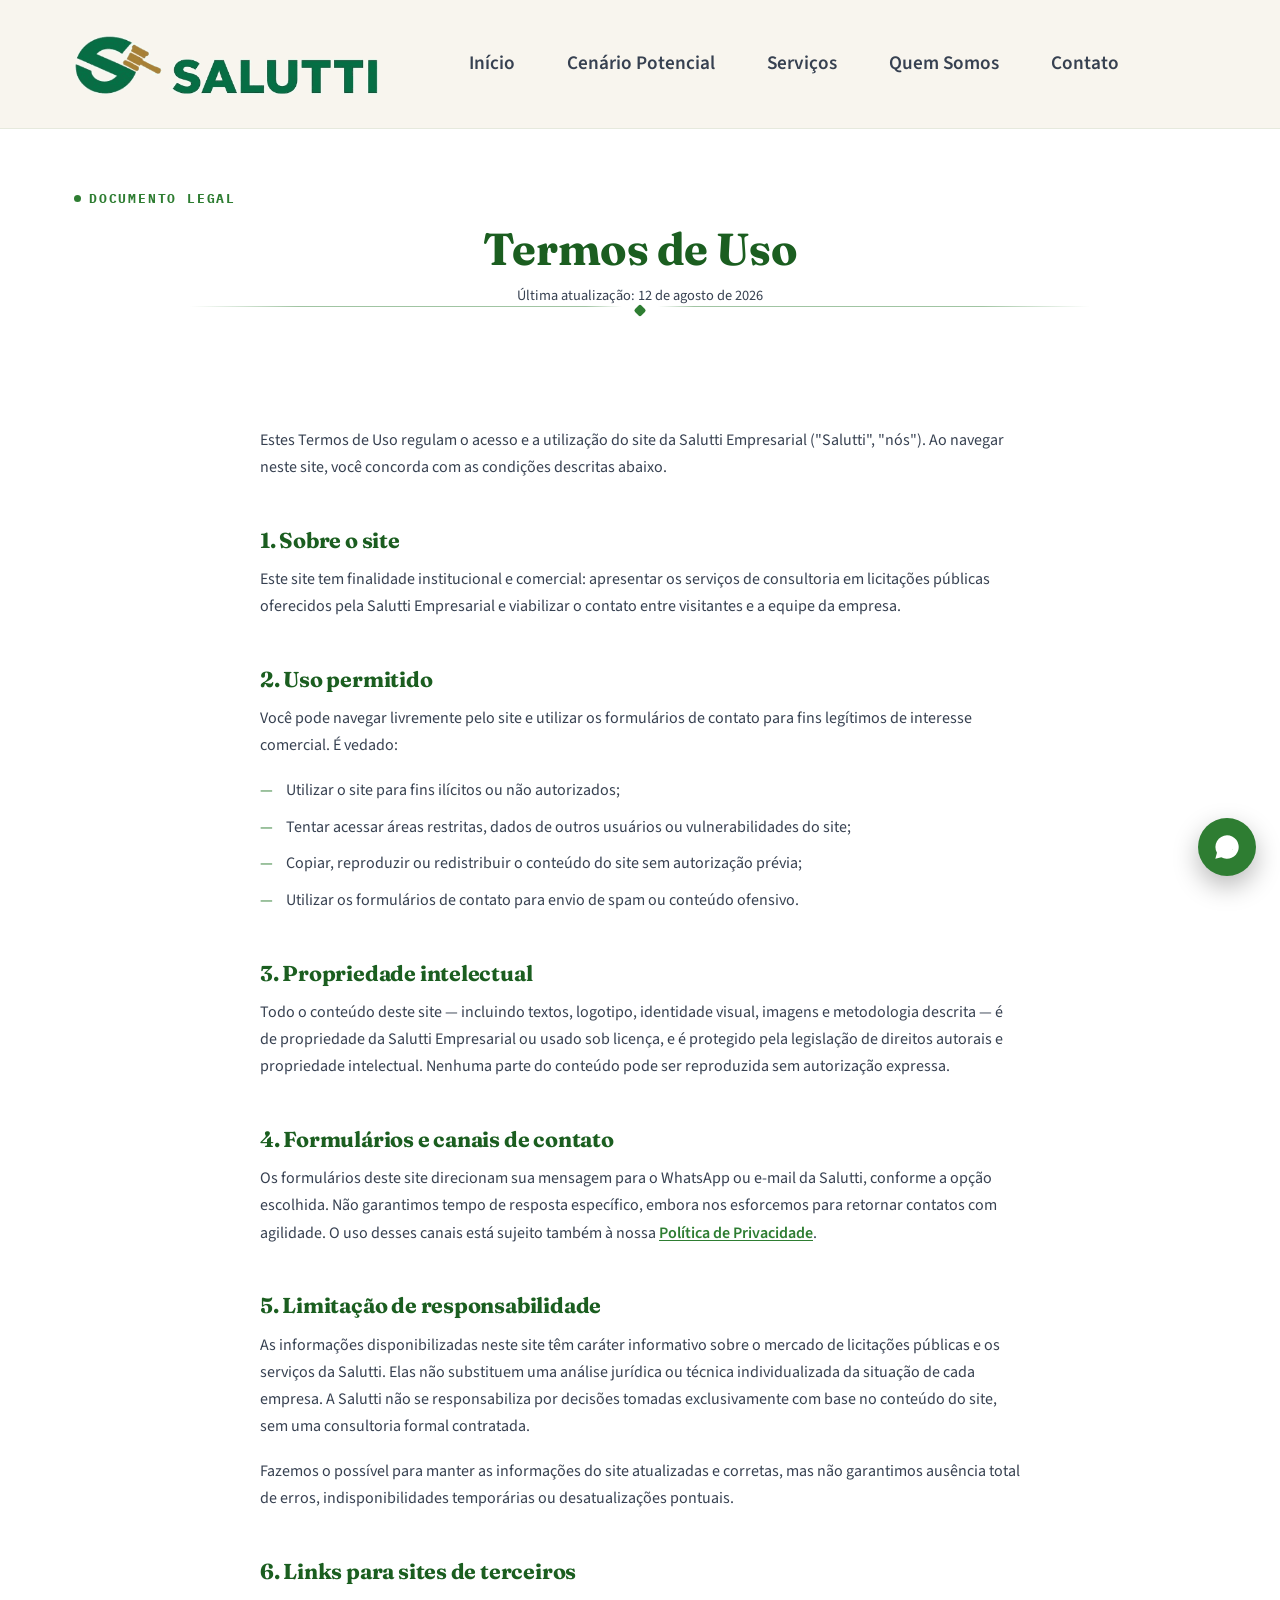
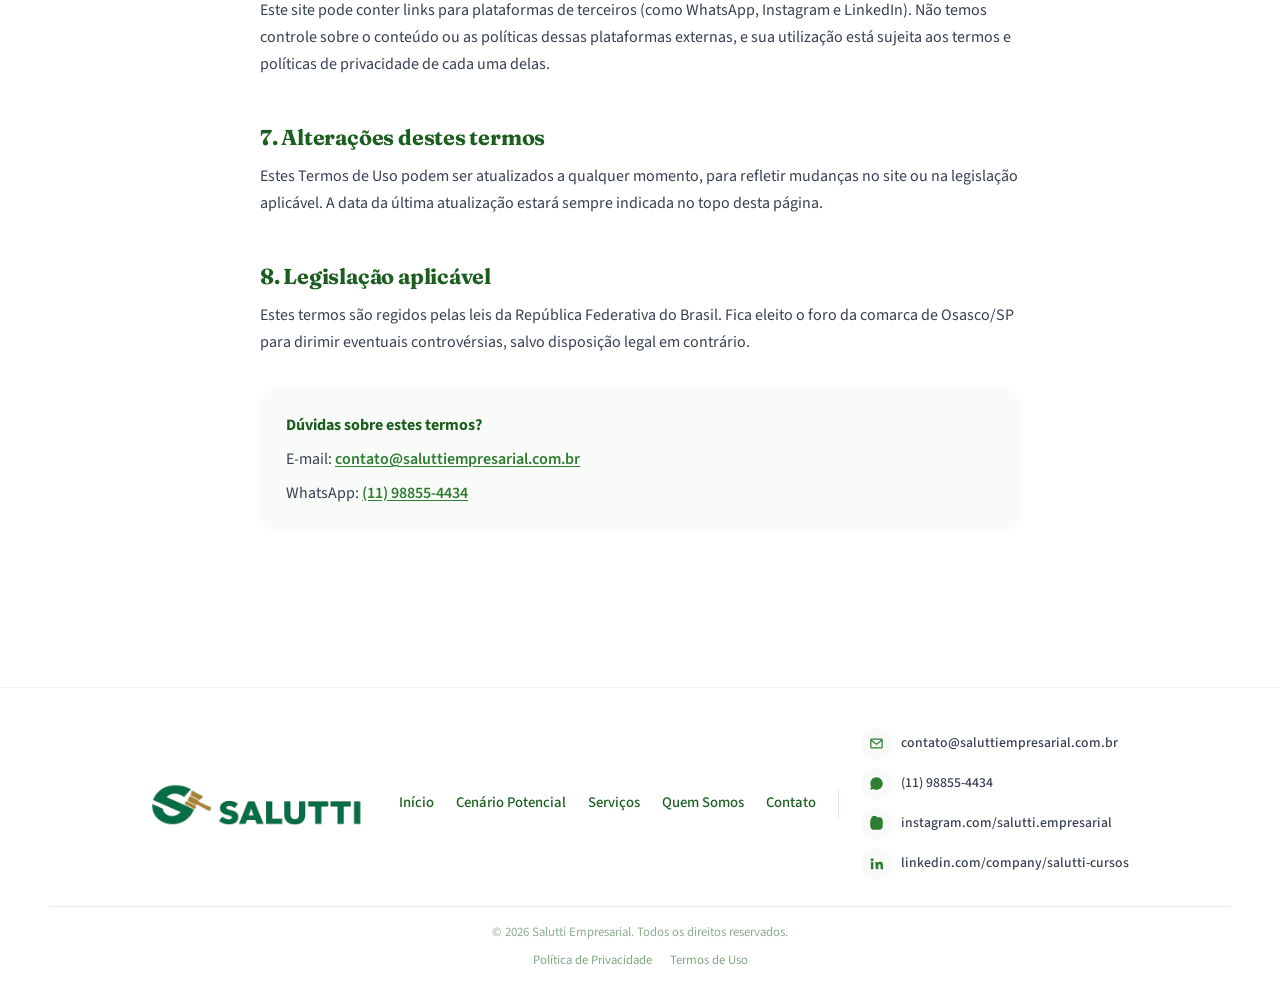
<file: termos.html>
<!DOCTYPE html>
<html lang="pt-BR">
<head>
<!-- Google tag (gtag.js) -->
<script async src="https://www.googletagmanager.com/gtag/js?id=G-ZBF6GNN4KF"></script>
<script>
  window.dataLayer = window.dataLayer || [];
  function gtag(){dataLayer.push(arguments);}
  gtag("js", new Date());

  gtag("config", "G-ZBF6GNN4KF");
</script>
<meta charset="UTF-8">
<meta name="viewport" content="width=device-width, initial-scale=1.0">
<title>Termos de Uso | Salutti Empresarial</title>
<meta name="description" content="Condições de uso do site da Salutti Empresarial: regras de utilização, propriedade de conteúdo e limitações de responsabilidade.">
<link rel="canonical" href="https://www.saluttiempresarial.com.br/termos.html">

<link rel="icon" type="image/png" href="./assets/logo.png">
<link rel="apple-touch-icon" href="./assets/logo.png">

<link rel="preconnect" href="https://fonts.googleapis.com">
<link rel="preconnect" href="https://fonts.gstatic.com" crossorigin>
<link href="https://fonts.googleapis.com/css2?family=Fraunces:opsz,wght@9..144,400;9..144,500;9..144,600;9..144,700&family=IBM+Plex+Mono:wght@400;500;600&family=Source+Sans+3:wght@400;500;600;700&display=swap" rel="stylesheet">

<link rel="stylesheet" href="./styles.css">
</head>
<body>

<!-- ============ SKIP LINK ============ -->
<a class="skip-link" href="#conteudo">Pular para o conteúdo</a>

<!-- ============ HEADER / NAV ============ -->
<header class="site-header" id="topo">
  <div class="wrap header-inner">
    <a href="index.html" class="brand" aria-label="Salutti Empresarial, página inicial">
      <img src="./assets/logo-wide-trimmed.png" width="490" height="102" alt="Salutti Empresarial" class="brand-mark">
    </a>

    <nav class="main-nav" id="mainNav" aria-label="Navegação principal">
      <a href="index.html">Início</a>
      <a href="cenario-potencial.html">Cenário Potencial</a>
      <a href="servicos.html">Serviços</a>
      <a href="sobre.html">Quem Somos</a>
      <a href="contato.html">Contato</a>
    </nav>

    <button class="nav-toggle" id="navToggle" aria-expanded="false" aria-controls="mainNav" aria-label="Abrir menu">
      <span></span><span></span><span></span>
    </button>
  </div>
</header>

<main id="conteudo">

  <section class="section legal-hero" aria-label="Termos de Uso">
    <div class="wrap">
      <p class="eyebrow"><span class="eyebrow-dot"></span>Documento legal</p>
      <h1>Termos de Uso</h1>
      <p class="legal-updated">Última atualização: 12 de agosto de 2026</p>
    </div>
  </section>

  <section class="section" aria-label="Termos de uso do site">
    <div class="wrap">
      <div class="legal-content">

        <p>Estes Termos de Uso regulam o acesso e a utilização do site da Salutti Empresarial ("Salutti", "nós"). Ao navegar neste site, você concorda com as condições descritas abaixo.</p>

        <h2>1. Sobre o site</h2>
        <p>Este site tem finalidade institucional e comercial: apresentar os serviços de consultoria em licitações públicas oferecidos pela Salutti Empresarial e viabilizar o contato entre visitantes e a equipe da empresa.</p>

        <h2>2. Uso permitido</h2>
        <p>Você pode navegar livremente pelo site e utilizar os formulários de contato para fins legítimos de interesse comercial. É vedado:</p>
        <ul>
          <li>Utilizar o site para fins ilícitos ou não autorizados;</li>
          <li>Tentar acessar áreas restritas, dados de outros usuários ou vulnerabilidades do site;</li>
          <li>Copiar, reproduzir ou redistribuir o conteúdo do site sem autorização prévia;</li>
          <li>Utilizar os formulários de contato para envio de spam ou conteúdo ofensivo.</li>
        </ul>

        <h2>3. Propriedade intelectual</h2>
        <p>Todo o conteúdo deste site — incluindo textos, logotipo, identidade visual, imagens e metodologia descrita — é de propriedade da Salutti Empresarial ou usado sob licença, e é protegido pela legislação de direitos autorais e propriedade intelectual. Nenhuma parte do conteúdo pode ser reproduzida sem autorização expressa.</p>

        <h2>4. Formulários e canais de contato</h2>
        <p>Os formulários deste site direcionam sua mensagem para o WhatsApp ou e-mail da Salutti, conforme a opção escolhida. Não garantimos tempo de resposta específico, embora nos esforcemos para retornar contatos com agilidade. O uso desses canais está sujeito também à nossa <a href="privacidade.html">Política de Privacidade</a>.</p>

        <h2>5. Limitação de responsabilidade</h2>
        <p>As informações disponibilizadas neste site têm caráter informativo sobre o mercado de licitações públicas e os serviços da Salutti. Elas não substituem uma análise jurídica ou técnica individualizada da situação de cada empresa. A Salutti não se responsabiliza por decisões tomadas exclusivamente com base no conteúdo do site, sem uma consultoria formal contratada.</p>
        <p>Fazemos o possível para manter as informações do site atualizadas e corretas, mas não garantimos ausência total de erros, indisponibilidades temporárias ou desatualizações pontuais.</p>

        <h2>6. Links para sites de terceiros</h2>
        <p>Este site pode conter links para plataformas de terceiros (como WhatsApp, Instagram e LinkedIn). Não temos controle sobre o conteúdo ou as políticas dessas plataformas externas, e sua utilização está sujeita aos termos e políticas de privacidade de cada uma delas.</p>

        <h2>7. Alterações destes termos</h2>
        <p>Estes Termos de Uso podem ser atualizados a qualquer momento, para refletir mudanças no site ou na legislação aplicável. A data da última atualização estará sempre indicada no topo desta página.</p>

        <h2>8. Legislação aplicável</h2>
        <p>Estes termos são regidos pelas leis da República Federativa do Brasil. Fica eleito o foro da comarca de Osasco/SP para dirimir eventuais controvérsias, salvo disposição legal em contrário.</p>

        <div class="legal-contact-box">
          <p><strong>Dúvidas sobre estes termos?</strong></p>
          <p>E-mail: <a href="mailto:contato@saluttiempresarial.com.br">contato@saluttiempresarial.com.br</a></p>
          <p>WhatsApp: <a href="https://wa.me/5511988554434" target="_blank" rel="noopener">(11) 98855-4434</a></p>
        </div>

      </div>
    </div>
  </section>

</main>

<!-- ============ FOOTER ============ -->
<footer class="site-footer">
  <div class="wrap footer-inner">
    <a href="index.html" class="footer-logo-link" aria-label="Salutti Empresarial, página inicial">
      <img src="./assets/logo-wide-trimmed.png" width="490" height="102" class="brand-mark-footer" alt="Salutti Empresarial" loading="lazy">
    </a>

    <div class="footer-links-group">
      <nav class="footer-nav" aria-label="Navegação do rodapé">
        <a href="index.html">Início</a>
        <a href="cenario-potencial.html">Cenário Potencial</a>
        <a href="servicos.html">Serviços</a>
        <a href="sobre.html">Quem Somos</a>
        <a href="contato.html">Contato</a>
      </nav>

      <span class="footer-divider" aria-hidden="true"></span>

      <div class="footer-social" aria-label="Redes sociais da Salutti">
        <a class="footer-social-link" href="mailto:contato@saluttiempresarial.com.br" aria-label="Enviar e-mail para a Salutti">
          <span class="footer-social-ico"><svg viewBox="0 0 24 24" aria-hidden="true"><path d="M4 4h16a2 2 0 0 1 2 2v12a2 2 0 0 1-2 2H4a2 2 0 0 1-2-2V6a2 2 0 0 1 2-2Zm0 2v.01L12 12l8-5.99V6Zm0 2.24V18h16V8.24l-8 6Z"/></svg></span>
          <span class="footer-social-text">contato@saluttiempresarial.com.br</span>
        </a>
        <a class="footer-social-link" href="https://wa.me/5511988554434" target="_blank" rel="noopener" aria-label="Falar no WhatsApp">
          <span class="footer-social-ico"><svg viewBox="0 0 24 24" aria-hidden="true"><path d="M17.5 14.4c-.3-.1-1.6-.8-1.9-.9-.3-.1-.4-.1-.6.1-.2.3-.7.9-.8 1-.2.2-.3.2-.5.1-.3-.1-1.2-.4-2.2-1.4-.8-.7-1.4-1.6-1.5-1.9-.2-.3 0-.5.1-.6.1-.1.3-.3.4-.5.1-.1.2-.3.2-.4.1-.2 0-.3 0-.4-.1-.1-.6-1.4-.8-1.9-.2-.5-.4-.4-.6-.4h-.5c-.2 0-.4.1-.6.3-.2.3-.8.8-.8 1.9s.8 2.2.9 2.4c.1.2 1.6 2.5 3.9 3.4.5.2 1 .4 1.3.5.5.2 1 .1 1.4.1.4-.1 1.3-.5 1.5-1 .2-.5.2-.9.1-1zM12 2a10 10 0 0 0-8.6 15L2 22l5.1-1.3A10 10 0 1 0 12 2z"/></svg></span>
          <span class="footer-social-text">(11) 98855-4434</span>
        </a>
        <a class="footer-social-link" href="https://www.instagram.com/salutti.empresarial" target="_blank" rel="noopener" aria-label="Instagram da Salutti">
          <span class="footer-social-ico"><svg viewBox="0 0 24 24" aria-hidden="true"><path d="M12 2c2.7 0 3.06.01 4.12.06 1.06.05 1.79.22 2.43.47.66.26 1.22.6 1.77 1.15.55.55.9 1.11 1.15 1.77.25.64.42 1.37.47 2.43.05 1.06.06 1.42.06 4.12s-.01 3.06-.06 4.12c-.05 1.06-.22 1.79-.47 2.43a4.9 4.9 0 0 1-1.15 1.77 4.9 4.9 0 0 1-1.77 1.15c-.64.25-1.37.42-2.43.47-1.06.05-1.42.06-4.12.06s-3.06-.01-4.12-.06c-1.06-.05-1.79-.22-2.43-.47a4.9 4.9 0 0 1-1.77-1.15 4.9 4.9 0 0 1-1.15-1.77c-.25-.64-.42-1.37-.47-2.43C2.01 15.06 2 14.7 2 12s.01-3.06.06-4.12c.05-1.06.22-1.79.47-2.43.26-.66.6-1.22 1.15-1.77A4.9 4.9 0 0 1 5.45.53c.64-.25 1.37-.42 2.43-.47C8.94.01 9.3 0 12 0Zm0 5a5 5 0 1 1 0 10 5 5 0 0 1 0-10Zm0 2a3 3 0 1 0 0 6 3 3 0 0 0 0-6Zm5.2-3.4a1.2 1.2 0 1 1 0 2.4 1.2 1.2 0 0 1 0-2.4Z"/></svg></span>
          <span class="footer-social-text">instagram.com/salutti.empresarial</span>
        </a>
        <a class="footer-social-link" href="https://www.linkedin.com/company/salutti-cursos/about/" target="_blank" rel="noopener" aria-label="LinkedIn da Salutti">
          <span class="footer-social-ico"><svg viewBox="0 0 24 24" aria-hidden="true"><path d="M4.98 3.5A2.5 2.5 0 1 1 5 8.5a2.5 2.5 0 0 1-.02-5ZM3 9.75h4V21H3ZM10 9.75h3.83v1.54h.05c.53-1 1.85-2.06 3.8-2.06 4.07 0 4.82 2.68 4.82 6.17V21h-4v-4.98c0-1.19-.02-2.72-1.66-2.72-1.66 0-1.92 1.3-1.92 2.63V21h-4Z"/></svg></span>
          <span class="footer-social-text">linkedin.com/company/salutti-cursos</span>
        </a>
      </div>
    </div>
  </div>
  <div class="wrap footer-bottom">
    <span>© <span id="year"></span> Salutti Empresarial. Todos os direitos reservados.</span>
    <div class="footer-legal-links">
      <a href="privacidade.html">Política de Privacidade</a>
      <a href="termos.html">Termos de Uso</a>
    </div>
  </div>
</footer>

<a class="fab-whatsapp" href="https://wa.me/5511988554434?text=Oi%2C%20vim%20do%20site%20da%20Salutti%20e%20gostaria%20de%20mais%20informa%C3%A7%C3%B5es." target="_blank" rel="noopener" aria-label="Falar no WhatsApp">
  <svg viewBox="0 0 24 24" aria-hidden="true"><path d="M17.5 14.4c-.3-.1-1.6-.8-1.9-.9-.3-.1-.4-.1-.6.1-.2.3-.7.9-.8 1-.2.2-.3.2-.5.1-.3-.1-1.2-.4-2.2-1.4-.8-.7-1.4-1.6-1.5-1.9-.2-.3 0-.5.1-.6.1-.1.3-.3.4-.5.1-.1.2-.3.2-.4.1-.2 0-.3 0-.4-.1-.1-.6-1.4-.8-1.9-.2-.5-.4-.4-.6-.4h-.5c-.2 0-.4.1-.6.3-.2.3-.8.8-.8 1.9s.8 2.2.9 2.4c.1.2 1.6 2.5 3.9 3.4.5.2 1 .4 1.3.5.5.2 1 .1 1.4.1.4-.1 1.3-.5 1.5-1 .2-.5.2-.9.1-1zM12 2a10 10 0 0 0-8.6 15L2 22l5.1-1.3A10 10 0 1 0 12 2z"/></svg>
</a>

<script src="./script.js"></script>
</body>
</html>
</file>
<file: styles.css>
/* ===========================================================
   SALUTTI EMPRESARIAL — design tokens
   Palette: forest green + brass/gold (from brand mark) on a
   paper/charcoal duo, evoking official documents & selos.
=========================================================== */
:root{
  --forest:        #2E7D32;
  --forest-deep:    #1B5E20;
  --forest-mist:    #F8FBF8;
  --mint:           #66BB6A;
  --mint-tint:      #E8F5E9;

  /* Aliases mantidos para compatibilidade com o restante da folha de
     estilos (antigos acentos "dourados"), agora dentro da paleta verde. */
  --brass:          #2E7D32;
  --brass-light:    #66BB6A;
  --brass-pale:     #E8F5E9;

  /* Dourado real do símbolo da Salutti (martelo) — usado pontualmente
     quando um acento dourado literal é pedido, sem afetar --brass. */
  --gold:           #A9822F;
  --gold-deep:      #8A6A25;
  --gold-pale:      #F7F1E3;

  /* Antigas superfícies escuras (carvão) — mantidas apenas para o hero
     fotográfico, onde o texto claro segue sobre a imagem/scrim. */
  --charcoal:       #1B5E20;
  --charcoal-2:     #1B5E20;
  --charcoal-3:     #2E7D32;
  --charcoal-line:  rgba(255,255,255,0.14);

  --paper:          #FFFFFF;
  --paper-2:        #F8FBF8;
  --ink:            #1B5E20;
  --ink-soft:       #374151;
  --off-white:      #FFFFFF;

  --shadow-1: 0 12px 32px rgba(27,94,32,0.12);
  --shadow-2: 0 24px 60px rgba(27,94,32,0.22);
  --shadow-soft: 0 2px 8px rgba(27,94,32,0.06);
  --shadow-hover: 0 20px 46px rgba(27,94,32,0.14), 0 4px 14px rgba(27,94,32,0.08);
  --shadow-brass: 0 14px 34px rgba(46,125,50,0.20);

  --font-display: "Fraunces", ui-serif, Georgia, serif;
  --font-body: "Source Sans 3", ui-sans-serif, system-ui, sans-serif;
  --font-mono: "IBM Plex Mono", ui-monospace, monospace;

  --radius: 18px;
  --radius-sm: 10px;
  --radius-lg: 26px;

  --ease: cubic-bezier(.16,.8,.24,1);
  --ease-soft: cubic-bezier(.4,0,.2,1);

  --container: 1180px;
}

*,*::before,*::after{ box-sizing:border-box; }
html{ scroll-behavior:smooth; overflow-x:hidden; }
@media (prefers-reduced-motion: reduce){
  html{ scroll-behavior:auto; }
  *,*::before,*::after{ animation-duration:0.001ms !important; animation-iteration-count:1 !important; transition-duration:0.001ms !important; }
}

body{
  margin:0;
  font-family:var(--font-body);
  color:var(--ink-soft);
  background:var(--paper);
  -webkit-font-smoothing:antialiased;
  line-height:1.55;
  animation:pageFadeIn .4s ease-out;
}
@keyframes pageFadeIn{ from{ opacity:0; } to{ opacity:1; } }
body.is-leaving{ opacity:0 !important; transition:opacity .2s ease-in; }
@media (prefers-reduced-motion:reduce){
  body{ animation:none; }
  body.is-leaving{ transition:none; }
}

img{ max-width:100%; display:block; }
a{ color:inherit; text-decoration:none; }
button{ font:inherit; cursor:pointer; }
ul{ margin:0; padding:0; list-style:none; }
h1,h2,h3,h4{ font-family:var(--font-display); font-weight:700; color:var(--ink); margin:0 0 .5em; line-height:1.12; letter-spacing:-0.01em; }
p{ margin:0 0 1em; }

.wrap{ max-width:var(--container); margin:0 auto; padding:0 24px; }

.skip-link{
  position:absolute; left:-999px; top:0; background:var(--forest); color:#fff;
  padding:12px 18px; z-index:999; border-radius:0 0 8px 0;
}
.skip-link:focus{ left:0; }

:focus-visible{ outline:3px solid var(--brass); outline-offset:3px; }

/* ---------------- Eyebrow / badges ---------------- */
.eyebrow{
  display:inline-flex; align-items:center; gap:8px;
  font-family:var(--font-mono); font-size:.8rem; letter-spacing:.14em; text-transform:uppercase;
  color:var(--forest); font-weight:700; margin-bottom:16px;
  background:none; border:none; box-shadow:none; padding:0;
  cursor:default;
}
.eyebrow-dark{ color:#fff; }
.mvv-dark-section .eyebrow-dark,
.metodologia-dark .eyebrow-dark{ color:var(--forest); }
.metodologia-dark .section-sub-dark{ color:var(--ink-soft); }

.pilares-eyebrow-lg .eyebrow-dot{ display:none; }
.eyebrow-dot{ width:7px; height:7px; border-radius:50%; background:var(--forest); flex:none; }
.eyebrow-dark .eyebrow-dot{ background:currentColor; }

.section-head{ max-width:720px; margin-bottom:40px; }
.section-sub{ color:var(--ink-soft); font-size:1.05rem; max-width:620px; }
.section-sub-dark{ color:rgba(255,255,255,0.72); }

/* =========================================================
   BUTTONS
========================================================= */
.btn{
  display:inline-flex; align-items:center; justify-content:center; gap:10px;
  border-radius:999px; font-weight:600; text-align:center; border:2px solid transparent;
  padding:13px 24px; font-size:.94rem; min-height:44px;
  transition:transform .24s var(--ease), box-shadow .24s var(--ease), background .24s var(--ease), border-color .24s var(--ease), color .24s var(--ease);
  white-space:nowrap; will-change:transform;
}
.btn .ico{ width:18px; height:18px; fill:currentColor; flex:none; }
@media (max-width:560px){
  .btn{ white-space:normal; text-align:center; max-width:100%; }
}
.btn-brass{ background:var(--forest); color:#fff; box-shadow:0 1px 2px rgba(27,94,32,0.14); }
.btn-brass:hover{ background:var(--forest-deep); transform:translateY(-2px) scale(1.015); box-shadow:var(--shadow-brass); }
.btn-brass:active{ transform:translateY(0) scale(0.99); }


.btn-outline{ background:#fff; color:var(--forest); border-color:var(--forest); }
.btn-outline:hover{ background:var(--forest-mist); border-color:var(--forest); transform:translateY(-2px); }
.btn-lg{ padding:16px 30px; font-size:1rem; }

.btn-block{ width:100%; }

/* =========================================================
   HEADER
========================================================= */
.site-header{
  position:sticky; top:0; z-index:100;
  background:rgba(247,244,236,0.86);
  backdrop-filter:blur(14px) saturate(1.4);
  border-bottom:1px solid rgba(27,94,32,0.08);
  transition:box-shadow .3s var(--ease), background-color .3s var(--ease);
}
.site-header.is-scrolled{ box-shadow:0 6px 24px rgba(15,25,18,0.08); background:rgba(247,244,236,0.96); }
.header-inner{
  display:grid; grid-template-columns:auto 1fr auto; align-items:center;
  height:128px; gap:32px;
}
.brand-mark{ height:64px; width:auto; max-width:none; transition:opacity .2s ease; display:block; }
.brand{ flex:none; display:flex; align-items:center; justify-self:start; grid-column:1; }
.brand:hover .brand-mark{ opacity:.86; }

.main-nav{ display:flex; align-items:center; gap:12px; justify-self:center; grid-column:2; flex-wrap:nowrap; min-width:0; }
.main-nav a{
  color:var(--ink-soft); font-size:1.2rem; font-weight:600; position:relative; padding:8px 20px;
  border-radius:999px; transition:color .22s var(--ease), background-color .22s var(--ease); white-space:nowrap;
}
.main-nav a:hover{ color:var(--ink); background:rgba(27,94,32,0.05); }
.main-nav a::after{
  content:""; position:absolute; left:16px; right:16px; bottom:2px; height:2px; background:var(--brass);
  transform:scaleX(0); transform-origin:left; transition:transform .25s var(--ease);
}
.main-nav a:hover::after, .main-nav a:focus-visible::after{ transform:scaleX(1); }
.main-nav a.is-active{ color:var(--forest); }
.main-nav a.is-active::after{
  left:50%; right:50%; width:16px; height:1.5px; margin-left:-8px;
  transform:scaleX(1); background:rgba(46,125,50,0.45);
}







.nav-toggle{ display:none; background:none; border:0; width:44px; height:44px; padding:0; flex-direction:column; justify-content:center; align-items:center; gap:5px; grid-column:3; justify-self:end; }
.nav-toggle span{ width:22px; height:2px; background:var(--ink); display:block; transition:transform .2s ease, opacity .2s ease; }

/* =========================================================
   HERO
========================================================= */
.hero{ position:relative; min-height:92vh; display:flex; align-items:center; overflow:hidden; color:#fff; }
.hero-media{ position:absolute; inset:0; }
.hero-media img{ width:100%; height:100%; object-fit:cover; transform:scale(1.06); animation:heroZoom 18s ease-out forwards; }
@keyframes heroZoom{ from{ transform:scale(1.06);} to{ transform:scale(1);} }
.hero-scrim{
  position:absolute; inset:0;
  background:
    linear-gradient(180deg, rgba(9,17,13,0.38) 0%, rgba(9,17,13,0.26) 40%, rgba(9,17,13,0.55) 100%),
    linear-gradient(100deg, rgba(7,20,14,0.58) 0%, rgba(7,20,14,0.26) 55%, rgba(7,20,14,0.14) 100%);
}
.hero-inner{
  position:relative; z-index:2; display:grid; grid-template-columns:1fr auto; gap:60px; align-items:center;
  padding-top:60px; padding-bottom:60px; width:100%;
}
.hero-inner-centered{
  grid-template-columns:1fr; justify-items:center; text-align:center;
}
.hero-copy{ max-width:660px; }
.hero-copy-centered{ max-width:980px; margin:0 auto; }
.hero h1{
  font-size:clamp(2.1rem, 4.6vw, 3.4rem);
  color:#fff;
  text-shadow:0 2px 18px rgba(0,0,0,0.35);
}


.hero-actions{ display:flex; flex-wrap:wrap; gap:16px; margin:28px 0 34px; }




/* Home — hero estratégico (título 48px / subtítulo 22px) */
.home-hero-title{ color:#fff; font-size:56px; line-height:1.15; max-width:980px; margin-bottom:20px; text-shadow:0 2px 18px rgba(0,0,0,0.35); }

@media (max-width:640px){
  .home-hero-title{ font-size:34px; }
  
}

@media (max-width:920px){
  .hero-inner{ grid-template-columns:1fr; text-align:left; }
  .hero-inner-centered{ text-align:center; }
}
@media (max-width:640px){
  .hero{ min-height:auto; }
  .hero-inner{ padding-top:120px; padding-bottom:88px; }
}

/* =========================================================
   NUMBERS BAND
========================================================= */












.donut-legend li.is-active{ background:rgba(255,255,255,0.06); }




.donut-svg path.is-active{ opacity:.85; transform:scale(1.035); }









/* =========================================================
   PROPÓSITO (Sobre) — cards sombreados e interativos
========================================================= */
.proposito-section .section-head-center{ margin-bottom:44px; }
.proposito-title{
  font-weight:700; text-align:center; color:var(--ink);
  font-size:clamp(1.7rem,3vw,2.3rem);
}
.proposito-title-green{ color:var(--forest); }
.proposito-text{ max-width:760px; margin:0 auto; display:flex; flex-direction:column; gap:20px; }
.proposito-text p{ color:var(--ink-soft); font-size:1.05rem; line-height:1.7; margin:0; }

/* Nosso Diferencial — layout premium em duas colunas */
.diferencial-section .section-head-center h2{ font-size:clamp(2rem,3.8vw,2.9rem); }
.diferencial-section .section-head-center{ margin-bottom:56px; }

.diferencial-section .section-sub{ margin-bottom:0; }

.diferencial-layout{ display:grid; grid-template-columns:2fr 3fr; gap:64px; align-items:stretch; }
.diferencial-copy{ display:flex; flex-direction:column; }

.diferencial-list{
  list-style:none; margin:44px 0 0; padding:0; display:flex; flex-direction:column; gap:16px;
}
.diferencial-list li{
  display:flex; align-items:center; gap:18px; background:#fff; border:1px solid rgba(46,125,50,0.22);
  border-radius:16px; padding:22px 24px; box-shadow:var(--shadow-soft); position:relative;
  transition:transform .32s cubic-bezier(.22,.9,.32,1.2), box-shadow .32s ease, background-color .32s ease, border-color .32s ease;
  opacity:0; transform:translateY(16px); animation:diferencialIn .6s ease forwards; animation-play-state:paused;
}
.diferencial-list.reveal.is-visible li{ animation-play-state:running; }
.diferencial-list li:nth-child(1){ animation-delay:.05s; }
.diferencial-list li:nth-child(2){ animation-delay:.12s; }
.diferencial-list li:nth-child(3){ animation-delay:.19s; }
.diferencial-list li:nth-child(4){ animation-delay:.26s; }
.diferencial-list li:nth-child(5){ animation-delay:.33s; }
.diferencial-list li:nth-child(6){ animation-delay:.4s; }
@keyframes diferencialIn{ to{ opacity:1; transform:translateY(0); } }
.diferencial-list li:hover{
  transform:translateY(-7px);
  box-shadow:var(--shadow-hover);
  border-color:rgba(46,125,50,0.4);
}

/* Linha do tempo: conecta os ícones e fica mais forte à medida que avança,
   reforçando que os 6 passos são uma progressão até o resultado final. */
.diferencial-ico-col{ position:relative; flex:none; align-self:stretch; width:52px; }
.diferencial-ico-col::after{
  content:""; position:absolute; left:50%; top:calc(50% + 26px); bottom:-38px;
  width:2px; transform:translateX(-50%); background:var(--timeline-color, rgba(46,125,50,0.25));
}
.diferencial-list li:last-child .diferencial-ico-col::after{ content:none; }
.diferencial-list li:nth-child(1) .diferencial-ico-col{ --timeline-color: rgba(46,125,50,0.20); }
.diferencial-list li:nth-child(2) .diferencial-ico-col{ --timeline-color: rgba(46,125,50,0.32); }
.diferencial-list li:nth-child(3) .diferencial-ico-col{ --timeline-color: rgba(46,125,50,0.44); }
.diferencial-list li:nth-child(4) .diferencial-ico-col{ --timeline-color: rgba(46,125,50,0.56); }
.diferencial-list li:nth-child(5) .diferencial-ico-col{ --timeline-color: rgba(27,94,32,0.7); }

.diferencial-ico{
  position:absolute; top:50%; left:50%; transform:translate(-50%,-50%);
  width:52px; height:52px; border-radius:50%; background:var(--mint-tint);
  display:flex; align-items:center; justify-content:center; transition:transform .32s ease, background-color .32s ease;
}
.diferencial-ico svg{ width:27px; height:27px; fill:var(--forest); transition:fill .32s ease; }
.diferencial-list li:hover .diferencial-ico{ transform:translate(-50%,-50%) scale(1.12); background:#D3EEDE; }
.diferencial-text{ font-size:1.1rem; font-weight:600; color:var(--ink); line-height:1.4; }

/* Passos 2 a 5: o verde vai se intensificando a cada etapa */
.diferencial-list li:nth-child(2) .diferencial-ico svg,
.diferencial-list li:nth-child(3) .diferencial-ico svg{ fill:var(--forest); }
.diferencial-list li:nth-child(4) .diferencial-ico,
.diferencial-list li:nth-child(5) .diferencial-ico{ background:#D3EEDE; }
.diferencial-list li:nth-child(5) .diferencial-ico svg{ fill:var(--forest-deep); }

/* Passo final: o destino da jornada — card cheio, resultado em destaque */
.diferencial-list li.diferencial-item-final{ background:var(--forest-deep); border-color:var(--forest-deep); }
.diferencial-item-final .diferencial-ico{ background:rgba(255,255,255,0.16); }
.diferencial-item-final .diferencial-ico svg{ fill:#fff; }
.diferencial-item-final .diferencial-text{ color:#fff; }
.diferencial-list li.diferencial-item-final:hover{ border-color:var(--forest-deep); }
.diferencial-item-final:hover .diferencial-ico{ background:rgba(255,255,255,0.24); }

.diferencial-media{ position:relative; min-height:480px; }
.diferencial-photo{
  position:relative; height:100%; min-height:480px; border-radius:24px; overflow:hidden; box-shadow:var(--shadow-2); margin:0;
}
.diferencial-photo img{ width:100%; height:100%; object-fit:cover; display:block; }
.diferencial-photo::after{
  content:""; position:absolute; inset:0;
  background:linear-gradient(200deg, rgba(6,15,11,0.05) 30%, rgba(6,15,11,0.72) 100%);
}





@media (max-width:1000px){
  .diferencial-layout{ grid-template-columns:1fr; gap:44px; }
  .diferencial-media{ min-height:340px; order:2; }
  .diferencial-photo{ min-height:340px; }
  .diferencial-copy{ order:1; }
}
@media (max-width:560px){
  
  .diferencial-media{ min-height:auto; }
  .diferencial-photo{ min-height:260px; }
}

/* Nossa Metodologia — 4 pilares */
/* Nossos Especialistas */
.especialistas-section .section-head-center h2{ font-size:clamp(2rem,3.6vw,2.7rem); }
.especialistas-grid{ display:grid; grid-template-columns:repeat(4,1fr); gap:22px; }
.especialistas-card{
  background:#fff; border:1px solid rgba(46,125,50,0.10); border-radius:var(--radius-lg);
  padding:28px 24px; text-align:center; box-shadow:var(--shadow-soft);
  transition:transform .3s var(--ease), box-shadow .3s ease, border-color .3s ease;
}
.especialistas-card:hover{ transform:translateY(-6px); box-shadow:var(--shadow-hover); border-color:rgba(46,125,50,0.2); }
.especialistas-ico{
  width:56px; height:56px; border-radius:50%; display:flex; align-items:center; justify-content:center;
  margin:0 auto 18px;
}
.especialistas-ico svg{ width:26px; height:26px; }
.especialistas-ico-green{ background:var(--mint-tint); color:var(--forest); }
.especialistas-ico-green svg{ fill:var(--forest); }
.especialistas-ico-blue{ background:var(--mint-tint); }
.especialistas-ico-blue svg{ fill:var(--mint); }
.especialistas-ico-orange{ background:var(--mint-tint); }
.especialistas-ico-orange svg{ fill:var(--forest-deep); }
.especialistas-card h3{ color:var(--ink); font-size:1.08rem; margin-bottom:6px; }
.especialistas-label{ font-size:.86rem; font-weight:700; margin-bottom:10px; }
.especialistas-label-green{ color:var(--forest); }
.especialistas-label-blue{ color:var(--mint); }
.especialistas-label-orange{ color:var(--forest-deep); }
.especialistas-card p:last-child{ color:var(--ink-soft); font-size:.9rem; line-height:1.55; margin:0; }
@media (max-width:980px){ .especialistas-grid{ grid-template-columns:repeat(2,1fr); } }
@media (max-width:560px){ .especialistas-grid{ grid-template-columns:1fr; } }

.pilares-section{
  position:relative;
}
.pilares-section .section-head-center h2{ font-size:clamp(2rem,3.6vw,2.9rem); }
.pilares-grid{ display:grid; grid-template-columns:repeat(2,1fr); gap:22px; position:relative; z-index:1; }
.pilar-card{
  position:relative; overflow:hidden; isolation:isolate;
  background:#fff;
  border:1px solid rgba(46,125,50,0.10); border-radius:var(--radius-lg);
  padding:30px 28px; text-align:center; cursor:pointer;
  box-shadow:var(--shadow-soft);
  transition:transform .3s ease, box-shadow .3s ease, border-color .3s ease;
  opacity:0; transform:translateY(18px); animation:pilarIn .6s ease forwards; animation-play-state:paused;
}
.pilares-grid.reveal.is-visible .pilar-card{ animation-play-state:running; }
.pilar-card:nth-child(1){ animation-delay:.05s; }
.pilar-card:nth-child(2){ animation-delay:.15s; }
.pilar-card:nth-child(3){ animation-delay:.25s; }
.pilar-card:nth-child(4){ animation-delay:.35s; }
@keyframes pilarIn{ to{ opacity:1; transform:translateY(0); } }
.pilar-card:hover{
  transform:translateY(-9px);
  box-shadow:var(--shadow-hover);
  border-color:rgba(46,125,50,0.3);
}
.pilar-ico{
  position:relative; z-index:2; width:52px; height:52px; border-radius:50%; background:var(--mint-tint);
  display:flex; align-items:center; justify-content:center; margin:0 auto 18px;
  transition:transform .3s ease, background-color .3s ease;
}
.pilar-ico svg{ width:26px; height:26px; fill:var(--forest); stroke:var(--forest); transition:fill .3s ease; }
.pilar-card:hover .pilar-ico{ transform:scale(1.08); background:#D3EEDE; }

/* Cada pilar com uma variação de verde da marca */
.pilar-card:nth-child(2) .pilar-ico{ background:var(--mint-tint); }
.pilar-card:nth-child(2) .pilar-ico svg{ fill:var(--forest-deep); stroke:var(--forest-deep); }
.pilar-card:nth-child(2):hover .pilar-ico{ background:#D3EEDE; }

.pilar-card:nth-child(3) .pilar-ico{ background:var(--mint-tint); }
.pilar-card:nth-child(3) .pilar-ico svg{ fill:var(--mint); stroke:var(--mint); }
.pilar-card:nth-child(3):hover .pilar-ico{ background:#D3EEDE; }

.pilar-card:nth-child(4) .pilar-ico{ background:var(--mint-tint); }
.pilar-card:nth-child(4) .pilar-ico svg{ fill:var(--forest); stroke:var(--forest); }
.pilar-card:nth-child(4):hover .pilar-ico{ background:#D3EEDE; }
.pilar-card h3{ position:relative; z-index:2; color:var(--ink); font-size:1.15rem; margin-bottom:10px; }
.pilar-card p{ position:relative; z-index:2; color:var(--ink-soft); font-size:.92rem; line-height:1.55; margin:0; }
@media (max-width:700px){ .pilares-grid{ grid-template-columns:1fr; } }
@media (prefers-reduced-motion: reduce){
  .pilar-card{ opacity:1; transform:none; animation:none; }
}

/* Nosso Compromisso */
.compromisso-section .section-head-center{ margin-bottom:0; max-width:820px; }


/* Liderança Estratégica — Marcio Ageouri */
.lideranca-section{ background:var(--paper); }
.lideranca-layout{ display:grid; grid-template-columns:.85fr 1.4fr; gap:52px; align-items:start; }
.lideranca-photo-col{ position:static; display:flex; flex-direction:column; gap:16px; }
.lideranca-photo{
  margin:0; border-radius:var(--radius-lg); overflow:hidden; box-shadow:var(--shadow-1); border:1px solid rgba(27,94,32,0.08);
}
.lideranca-photo img{ width:100%; display:block; aspect-ratio:3/4; object-fit:cover; }
.lideranca-linkedin{ display:flex; align-items:center; justify-content:center; gap:10px; }
.lideranca-linkedin .ico{ width:18px; height:18px; fill:currentColor; }

.lideranca-title{ font-size:clamp(1.7rem,3vw,2.2rem); max-width:560px; margin-bottom:28px; }
.lideranca-name-block{ margin-bottom:18px; padding-left:18px; border-left:3px solid var(--brass); }
.lideranca-name{ font-size:1.5rem; font-weight:800; margin-bottom:2px; }
.lideranca-role{ color:var(--forest); font-weight:700; font-size:1rem; margin:0 0 2px; }
.lideranca-role-sub{ color:var(--ink-soft); font-size:.95rem; margin:0; }
.lideranca-bio{ color:var(--ink-soft); font-size:1rem; line-height:1.65; max-width:640px; margin-bottom:28px; }

.lideranca-especialidades-label{
  font-family:var(--font-mono); text-transform:uppercase; letter-spacing:.12em; font-size:.78rem;
  font-weight:700; color:var(--ink-soft); margin-bottom:12px;
}
.lideranca-tags{ list-style:none; margin:0 0 40px; padding:0; display:flex; flex-wrap:wrap; gap:10px; }
.lideranca-tags li{
  font-size:.86rem; font-weight:600; color:#2E7D32; background:#E4F5EB; border:1px solid rgba(46,125,50,0.22);
  border-radius:999px; padding:7px 14px; display:flex; align-items:center; gap:6px;
  transition:transform .25s var(--ease), box-shadow .25s var(--ease), background-color .25s var(--ease);
}
.lideranca-tags li:hover{
  transform:translateY(-2px); background:#D3EEDE; box-shadow:0 8px 16px rgba(46,125,50,0.18);
}
.lideranca-tags li::before{ content:"✓"; font-size:.78rem; }

.lideranca-linkedin{
  background:var(--forest-deep); color:#fff; border:none;
  transition:transform .25s var(--ease), box-shadow .25s var(--ease), background-color .25s var(--ease);
}
.lideranca-linkedin:hover{
  background:var(--forest); transform:translateY(-3px);
  box-shadow:0 14px 28px rgba(46,125,50,0.28);
}
.lideranca-linkedin-badge{
  flex:none; width:22px; height:22px; border-radius:5px; background:#fff;
  display:flex; align-items:center; justify-content:center;
}
.lideranca-linkedin-badge svg{ width:15px; height:15px; fill:var(--forest); }

.lideranca-stats{ display:grid; grid-template-columns:repeat(2,1fr); gap:18px; }
.lideranca-stat{
  background:#fff; border:1px solid rgba(27,94,32,0.08); border-radius:var(--radius); padding:22px 20px;
  box-shadow:var(--shadow-soft);
}
.lideranca-stat-ico{
  display:flex; width:38px; height:38px; border-radius:10px; background:var(--forest-mist);
  align-items:center; justify-content:center; margin-bottom:10px;
}
.lideranca-stat-ico svg{ width:19px; height:19px; fill:var(--forest); }
.lideranca-stat-num{ display:block; font-family:var(--font-display); font-weight:700; font-size:1.5rem; color:var(--forest); }
.lideranca-stat-label{ display:block; font-weight:700; font-size:.92rem; color:var(--ink); margin:2px 0 6px; }
.lideranca-stat-sub{ display:block; font-size:.83rem; color:var(--ink-soft); line-height:1.4; }

@media (max-width:900px){
  .lideranca-layout{ grid-template-columns:1fr; }
  .lideranca-photo-col{ position:static; max-width:min(320px, 100%); margin:0 auto; }
  .lideranca-stats{ grid-template-columns:1fr 1fr; }
}
@media (max-width:560px){
  .lideranca-stats{ grid-template-columns:1fr; }
  .lideranca-name-block{ padding-left:14px; }
}

/* Expertise que Transforma Desafios em Oportunidades */
.expertise-section h2{ line-height:1.2; }
.expertise-section .section-head-center h2{ font-size:clamp(2rem,3.6vw,2.7rem); text-align:center; }

.expertise-layout{
  display:grid; grid-template-columns:.9fr 1.1fr; gap:36px; align-items:center; margin-top:36px;
}
.expertise-photo{
  margin:0; border-radius:var(--radius-lg); overflow:hidden; position:relative;
  box-shadow:var(--shadow-2); border:1px solid rgba(46,125,50,0.10);
}
.expertise-photo img{ width:100%; height:100%; object-fit:cover; display:block; aspect-ratio:4/5; }

.expertise-cards{ list-style:none; margin:0; padding:0; display:flex; flex-direction:column; gap:14px; }
.expertise-card{
  position:relative; overflow:hidden; display:flex; align-items:center; gap:16px;
  padding:20px 22px; border-radius:var(--radius); border:1px solid rgba(46,125,50,0.10);
  background:#fff; box-shadow:var(--shadow-soft);
  transition:transform .35s cubic-bezier(.22,.9,.32,1.2), box-shadow .35s ease, border-color .3s ease;
}
.expertise-card:hover{
  transform:translateY(-5px) translateX(4px);
  box-shadow:var(--shadow-hover);
  border-color:rgba(46,125,50,0.3);
}
.expertise-card-ico{
  flex:none; width:44px; height:44px; border-radius:50%; background:var(--mint-tint);
  display:flex; align-items:center; justify-content:center;
  transition:transform .45s cubic-bezier(.22,.9,.32,1.4), background-color .3s ease;
}
.expertise-card-ico svg{ width:20px; height:20px; fill:var(--forest); transition:transform .45s ease; }
.expertise-card:hover .expertise-card-ico{ background:#D3EEDE; transform:rotate(-8deg) scale(1.08); }
.expertise-card:hover .expertise-card-ico svg{ transform:scale(1.12); }
.expertise-card-text{ color:var(--ink-soft); font-size:1rem; line-height:1.45; }
.expertise-card-text strong{ color:var(--forest); }

@media (max-width:860px){
  .expertise-layout{ grid-template-columns:1fr; }
  .expertise-photo img{ aspect-ratio:16/9; }
}

.essencia-section .section-head-center h2{ font-size:clamp(2rem,3.6vw,2.7rem); }

.essencia-grid{ display:grid; grid-template-columns:repeat(3,1fr); gap:24px; }
.essencia-card{
  background:#fff; border:1px solid rgba(46,125,50,0.10); border-top:3px solid var(--forest);
  border-radius:var(--radius-lg); padding:34px 28px; text-align:center; box-shadow:var(--shadow-soft);
  transition:transform .3s var(--ease), box-shadow .3s var(--ease);
}
.essencia-card:hover{ transform:translateY(-6px); box-shadow:var(--shadow-hover); }
.essencia-ico{
  width:64px; height:64px; border-radius:50%; display:flex; align-items:center; justify-content:center;
  margin:0 auto 20px;
}
.essencia-ico svg{ width:28px; height:28px; }
.essencia-card h3{ color:var(--ink); font-size:1.2rem; margin-bottom:14px; }
.essencia-card p{ color:var(--ink-soft); font-size:.94rem; line-height:1.6; margin:0; }
.essencia-card-green{ border-top-color:var(--forest); }
.essencia-card-green .essencia-ico{ background:var(--mint-tint); color:var(--forest); }
.essencia-card-blue{ border-top-color:var(--mint); }
.essencia-card-blue .essencia-ico{ background:var(--mint-tint); }
.essencia-card-blue .essencia-ico svg{ fill:var(--mint); }
.essencia-card-orange{ border-top-color:var(--forest-deep); }
.essencia-card-orange .essencia-ico{ background:var(--mint-tint); }
.essencia-card-orange .essencia-ico svg{ fill:var(--forest-deep); }
.essencia-values{ list-style:none; margin:0; padding:0; display:flex; flex-direction:column; gap:8px; }
.essencia-values-grid{ display:grid; grid-template-columns:1fr 1fr; column-gap:20px; row-gap:10px; text-align:left; }
@media (max-width:420px){ .essencia-values-grid{ grid-template-columns:1fr; } }
.essencia-values li{ color:var(--ink-soft); font-size:.94rem; }
@media (max-width:820px){ .essencia-grid{ grid-template-columns:1fr; } }

/* O Futuro da Sua Empresa — CTA final */
.futuro-section .section-head-center{ max-width:760px; }
.futuro-title{ font-size:clamp(1.8rem,3.4vw,2.5rem); }
.futuro-sub{ font-family:var(--font-display); font-weight:700; font-size:1.15rem; color:var(--ink); margin:0 0 26px; }
.futuro-label{
  font-family:var(--font-mono); font-size:.82rem; font-weight:700; text-transform:uppercase; letter-spacing:.06em;
  color:var(--ink-soft); margin-bottom:18px;
}
.btn-whatsapp{
  display:inline-flex; align-items:center; gap:10px; background:var(--forest); color:#fff; border:2px solid var(--forest-deep);
  font-family:var(--font-mono); font-weight:700; padding:14px 30px;
  transition:transform .25s var(--ease), box-shadow .25s var(--ease);
  box-shadow:0 6px 18px rgba(15,25,18,0.18);
}
.btn-whatsapp:hover{ transform:translateY(-2px); box-shadow:0 12px 28px rgba(46,125,50,0.34); }
.btn-whatsapp:active{ transform:translateY(0) scale(0.99); }
.btn-whatsapp .ico{ width:20px; height:20px; fill:#fff; }

/* =========================================================
   SECTIONS — generic
========================================================= */
.section{ padding:76px 0; }
.section-tint{ background:var(--forest-mist); }
.section-dark{ background:var(--paper-2); color:var(--ink-soft); }
.section-dark h2, .section-dark h4{ color:var(--ink); }
.section-dark h3{ color:var(--ink); }
.section-dark .feature-card h3{ color:var(--ink); }

.essencia-section .section-head{ text-align:center; max-width:640px; margin-left:auto; margin-right:auto; }
.essencia-section .section-head h2{ font-size:clamp(2rem,3.6vw,2.7rem); }
.essencia-section .section-sub{ margin-left:auto; margin-right:auto; }

.card-grid{ display:grid; gap:24px; margin-bottom:64px; }
.card-grid-3{ grid-template-columns:repeat(3,1fr); }


.values-grid .feature-card{ flex:1 1 calc(33.333% - 16px); max-width:360px; min-width:260px; display:flex; flex-direction:column; min-height:216px; }
@media (max-width:760px){ .values-grid .feature-card{ flex:1 1 100%; max-width:440px; min-height:0; } }



.feature-card{
  background:var(--off-white); border:1px solid rgba(27,94,32,0.08); border-radius:var(--radius);
  padding:32px 28px; box-shadow:var(--shadow-soft); border-top:3px solid var(--brass);
  transition:transform .3s var(--ease), box-shadow .3s var(--ease), border-color .3s var(--ease);
}
.feature-card:hover{ transform:translateY(-6px); box-shadow:var(--shadow-hover); }
.feature-ico{ display:inline-flex; align-items:center; justify-content:center; width:48px; height:48px; border-radius:12px; background:var(--forest-mist); margin-bottom:18px; transition:transform .3s var(--ease), background-color .3s var(--ease); }
.feature-card:hover .feature-ico{ transform:scale(1.08) rotate(-4deg); background:var(--brass-pale); }
.feature-ico svg{ width:24px; height:24px; fill:var(--forest); }
.feature-card h3{ font-size:1.2rem; }
.feature-card p{ color:var(--ink-soft); margin:0; font-size:.95rem; }

.svc-solutions-grid{ align-items:start; }
.svc-solutions-grid .feature-card-head{ display:flex; align-items:center; gap:14px; margin-bottom:14px; }
.svc-solutions-grid .feature-ico{ margin-bottom:0; flex-shrink:0; }
.svc-solutions-grid .feature-card-head h3{ margin:0; }

/* tinted section band (mais cor de marca) */
.section-tint{ background:var(--forest-mist); }

/* process arrow between ticket-list steps */



/* split blocks */
.split-block{ display:grid; grid-template-columns:1fr 1fr; gap:56px; align-items:center; margin:70px 0; }
.split-reverse .split-copy{ order:2; }
.split-reverse .split-media{ order:1; }

.photo-interactive{ position:relative; margin:0; border-radius:var(--radius); overflow:hidden; box-shadow:var(--shadow-1); }
.photo-interactive img{ width:100%; height:100%; object-fit:cover; aspect-ratio:4/3; transition:transform .5s ease; cursor:pointer; }
.photo-interactive:hover img{ transform:scale(1.06); }
.photo-interactive figcaption{
  position:absolute; left:0; right:0; bottom:0; padding:20px 22px;
  background:linear-gradient(0deg, rgba(9,17,13,0.88), rgba(9,17,13,0));
  color:#fff; transform:translateY(65%); transition:transform .3s ease;
  display:flex; flex-direction:column; gap:2px;
}
.photo-interactive:hover figcaption{ transform:translateY(0); }
.photo-interactive figcaption strong{ font-family:var(--font-display); font-size:1.02rem; }
.photo-interactive figcaption span{ font-size:.82rem; color:rgba(255,255,255,0.82); }

.split-media{ position:relative; }






/* Variante "inline": selo fica DENTRO da foto (canto inferior esquerdo), sem vazar para fora */




.diferenciais-block{ max-width:1100px; margin:0 auto; }
.diferenciais-photo{ max-width:none; width:100%; margin:0; border-radius:20px; overflow:hidden; }
.diferenciais-photo img{ aspect-ratio:16/8; width:100%; height:100%; object-fit:cover; }
.diferenciais-cta{ display:flex; justify-content:center; margin-top:40px; }
.infografico-cta{ display:flex; justify-content:center; margin-top:36px; }

/* --- Cenário Potencial: Um mercado presente em todo o Brasil (estilo referência) --- */
.mercado-presente-banner{ background:var(--forest-deep); border-radius:var(--radius-sm); padding:16px 24px; text-align:center; max-width:900px; margin:0 auto 28px; }
.mercado-presente-banner h2{ color:#fff; font-size:clamp(1.5rem,2.6vw,2rem); font-weight:700; margin:0; letter-spacing:.01em; }
.mercado-presente-list{ display:flex; flex-direction:column; gap:14px; max-width:900px; margin:0 auto; }
.mercado-presente-item{ border:1.5px solid var(--forest); border-radius:var(--radius-sm); padding:16px 24px; text-align:center; background:#fff; }
.mercado-presente-item h3{ color:var(--forest-deep); font-size:1.15rem; font-weight:700; margin:0 0 4px; }
.mercado-presente-item p{ color:var(--ink-soft); font-size:.95rem; margin:0; }

/* --- Cenário Potencial: Quem pode vender / Onde estão as oportunidades (reconstruído com Grid) ---
   Sem moldura própria: a seção usa o fundo da página, sem cartão/imagem visível ao redor. */
.oportunidades-section{ padding:52px 0; }
.oportunidades-card{ padding:52px 0; }
.oportunidades-grid{ display:grid; grid-template-columns:1fr; gap:52px; align-items:center; }
.oportunidades-divider{ align-self:stretch; background:rgba(27,94,32,0.12); }
.oportunidades-col-full{ width:100%; max-width:1040px; margin:0 auto; }
.oportunidades-col-title-lg{ font-size:2.25rem; margin-bottom:48px; }
@media (max-width:900px){
  .oportunidades-card{ padding:30px 0; }
  .oportunidades-grid{ grid-template-columns:1fr; gap:34px; }
  .oportunidades-divider{ display:none; }
}

.oportunidades-col-title{ font-size:1.5rem; color:var(--ink); margin:0 0 24px; line-height:1.25; }
.oportunidades-col-title-center{ text-align:center; margin-bottom:24px; }
.oportunidades-col-right{ width:100%; }

/* Coluna esquerda: etapas numeradas com linha de conexão */
.oportunidades-steps{ display:flex; flex-direction:column; gap:0; }
.oportunidades-step{ position:relative; display:flex; gap:16px; padding-bottom:26px; }
.oportunidades-step:last-child{ padding-bottom:0; }
.oportunidades-step-num{
  flex:none; width:38px; height:38px; border-radius:50%; background:var(--forest-deep); color:#fff;
  font-family:var(--font-display); font-weight:700; font-size:.95rem;
  display:flex; align-items:center; justify-content:center; position:relative; z-index:1;
}
.oportunidades-step:not(:last-child) .oportunidades-step-num::after{
  content:""; position:absolute; top:38px; left:50%; width:0; height:calc(100% - 38px + 26px);
  border-left:2px dashed rgba(27,94,32,0.35); transform:translateX(-50%);
}
.oportunidades-step-copy h3{ color:var(--forest-deep); font-size:1rem; font-weight:700; margin:6px 0 5px; text-transform:uppercase; letter-spacing:.02em; }
.oportunidades-step-copy p{ color:var(--ink-soft); font-size:.94rem; margin:0; line-height:1.55; }

/* Coluna direita: mapa de oportunidades — Grid puro, sem posicionamento absoluto */
/* Hub "Onde estão as oportunidades" — círculo central + 5 cards com conectores sutis */
.hub-grid{
  display:grid;
  grid-template-columns:1fr minmax(180px,220px) 1fr;
  grid-template-areas:
    "produtos center servicos"
    "infra    center tech"
    "wide     wide   wide";
  align-items:center;
  column-gap:56px;
  row-gap:44px;
  max-width:980px;
  margin:0 auto;
}

.hub-center{
  grid-area:center; justify-self:center;
  width:180px; height:180px; border-radius:50%;
  background:var(--forest-deep); color:#fff;
  display:flex; flex-direction:column; align-items:center; justify-content:center; text-align:center;
  padding:10px; box-shadow:0 22px 44px rgba(27,94,32,0.26);
  position:relative; z-index:1;
}
.hub-center svg{ width:32px; height:32px; fill:#fff; margin-bottom:8px; }
.hub-center span{ font-family:var(--font-display); font-weight:700; font-size:1.05rem; line-height:1.3; }

.hub-card{
  position:relative;
  display:flex; align-items:flex-start; gap:16px;
  background:var(--forest-mist); border:1px solid rgba(27,94,32,0.08);
  border-radius:var(--radius); padding:24px 26px;
  max-width:290px;
}
.hub-card-ico{
  flex:none; width:52px; height:52px; border-radius:14px; background:#fff;
  display:flex; align-items:center; justify-content:center; box-shadow:var(--shadow-soft);
}
.hub-card-ico svg{ width:26px; height:26px; fill:var(--forest); }
.hub-card-copy h4{ color:var(--forest-deep); font-size:1.05rem; font-weight:700; margin:2px 0 6px; text-transform:uppercase; letter-spacing:.01em; line-height:1.3; }
.hub-card-copy p{ color:var(--ink-soft); font-size:.92rem; margin:0; line-height:1.55; }

/* Conectores sutis entre os cards e o centro (linhas tracejadas na largura exata do gap) */
.hub-card-produtos, .hub-card-infra{ justify-self:end; }
.hub-card-servicos, .hub-card-tech{ justify-self:start; }
.hub-card-produtos::after, .hub-card-infra::after{
  content:""; position:absolute; top:50%; left:100%; width:56px; height:0;
  border-top:2px dashed rgba(27,94,32,0.25); transform:translateY(-50%);
}
.hub-card-servicos::after, .hub-card-tech::after{
  content:""; position:absolute; top:50%; right:100%; width:56px; height:0;
  border-top:2px dashed rgba(27,94,32,0.25); transform:translateY(-50%);
}

.hub-card-produtos{ grid-area:produtos; }
.hub-card-servicos{ grid-area:servicos; }
.hub-card-infra{ grid-area:infra; }
.hub-card-tech{ grid-area:tech; }

.hub-card-fornecimento{
  grid-area:wide; justify-self:center; align-self:start;
  max-width:620px; width:100%; margin-top:0;
}
.hub-card-fornecimento::before{
  content:""; position:absolute; left:50%; top:-44px; width:0; height:44px;
  border-left:2px dashed rgba(27,94,32,0.25); transform:translateX(-50%);
}

@media (max-width:900px){
  .hub-grid{ column-gap:32px; }
  .hub-card{ max-width:250px; padding:20px 20px; }
}

/* Versão mobile: esconde o hub/destaque do desktop e mostra o bloco dedicado (.opm-mobile) */
.opm-mobile{ display:none; }

@media (max-width:760px){
  .hub-grid, .oportunidades-card > .oportunidades-highlight{ display:none; }
  .opm-mobile{ display:block; }
}

/* --- Bloco "Onde estão as oportunidades" dedicado ao mobile --- */
.opm-hero{ text-align:center; margin-bottom:32px; }
.opm-hero-badge{
  width:128px; height:128px; margin:0 auto 16px; border-radius:50%;
  background:var(--forest-deep); color:#fff;
  display:flex; flex-direction:column; align-items:center; justify-content:center;
  box-shadow:0 18px 36px rgba(27,94,32,0.24);
}
.opm-hero-badge svg{ width:28px; height:28px; fill:#fff; margin-bottom:7px; }
.opm-hero-badge span{ font-family:var(--font-display); font-weight:700; font-size:.95rem; line-height:1.25; }
.opm-hero-sub{ color:var(--ink-soft); font-size:.96rem; margin:0; }

.opm-list{ display:flex; flex-direction:column; gap:14px; margin:32px 0; }
.opm-item{
  display:flex; align-items:flex-start; gap:14px;
  background:var(--forest-mist); border:1px solid rgba(27,94,32,0.08);
  border-radius:16px; padding:18px 16px;
}
.opm-num{
  flex:none; width:26px; height:26px; border-radius:50%;
  background:#fff; border:1.5px solid var(--forest); color:var(--forest);
  font-weight:700; font-size:.72rem; display:flex; align-items:center; justify-content:center;
  margin-top:2px;
}
.opm-ico{
  flex:none; width:40px; height:40px; border-radius:11px; background:#fff;
  display:flex; align-items:center; justify-content:center; box-shadow:var(--shadow-soft);
}
.opm-ico svg{ width:20px; height:20px; fill:var(--forest); }
.opm-copy h4{ font-size:.98rem; margin:0 0 4px; color:var(--forest-deep); text-transform:uppercase; letter-spacing:.01em; line-height:1.3; }
.opm-copy p{ font-size:.88rem; color:var(--ink-soft); margin:0; line-height:1.5; }

.opm-highlight{ background:var(--mint-tint); border-radius:16px; padding:22px 22px; text-align:center; }
.opm-highlight p{ color:var(--forest-deep); font-weight:700; margin:0; font-size:1.05rem; line-height:1.5; }

.oportunidades-highlight{ background:var(--mint-tint); border-radius:var(--radius-sm); padding:16px 22px; margin-top:8px; text-align:center; display:flex; align-items:center; justify-content:center; gap:12px; }
.oportunidades-highlight-ico{ flex:none; width:32px; height:32px; border-radius:50%; background:#fff; display:flex; align-items:center; justify-content:center; }
.oportunidades-highlight-ico svg{ width:17px; height:17px; fill:var(--forest); }
.oportunidades-highlight p{ color:var(--forest-deep); font-weight:700; margin:0; font-size:clamp(1.05rem,1.6vw,1.25rem); line-height:1.4; }
@media (max-width:480px){ .oportunidades-highlight{ flex-direction:column; } }

/* --- Serviços: Uma solução para cada momento da sua empresa --- */
.momento-section .section-head-center h2{ font-size:clamp(2.1rem,3.8vw,2.9rem); }
.momento-list{ display:flex; flex-direction:row; align-items:stretch; gap:20px; max-width:1000px; }
.momento-list-center{ margin-left:auto; margin-right:auto; }
.momento-item{ flex:1 1 0; display:flex; flex-direction:column; align-items:flex-start; gap:8px; border:1.5px solid var(--forest); border-radius:var(--radius-sm); padding:24px 26px; }
.momento-copy h3{ color:var(--forest-deep); font-size:1.15rem; font-weight:700; margin:0 0 5px; text-transform:uppercase; letter-spacing:.02em; }
.momento-copy p{ color:var(--ink-soft); font-size:1.05rem; margin:0; }
.momento-item-green{ border-color:var(--forest); background:var(--forest-mist); }
.momento-item-green .momento-copy h3{ color:var(--forest-deep); }
.momento-item-gold{ border-color:var(--gold); background:var(--gold-pale); }
.momento-item-gold .momento-copy h3{ color:var(--gold-deep); }
@media (max-width:760px){ .momento-list{ flex-direction:column; } }

.mvv-split{ display:grid; grid-template-columns:1fr 1fr; gap:32px; align-items:center; margin-top:32px; }
.mvv-photo-col{ align-self:center; }
.mvv-photo-col img{ aspect-ratio:auto; height:100%; }
@media (max-width:900px){
  .mvv-split{ grid-template-columns:1fr; }
  .mvv-photo-col img{ aspect-ratio:16/9; }
}

/* Infográfico — Mercado Público é o Maior Comprador do Brasil */
.infografico-section .section-head-center h2{
  font-size:clamp(2.1rem,4.2vw,3.1rem); text-align:center; max-width:820px; margin-left:auto; margin-right:auto;
}
.infografico-section .section-head-center .section-sub{ margin-left:auto; margin-right:auto; }
.infografico-grid{ display:grid; grid-template-columns:repeat(4,1fr); gap:20px; }
.infografico-cta{ text-align:center; margin-top:44px; }

.split-block-full{ grid-template-columns:1fr; max-width:1100px; }
.cta-diagnostico-title{ font-size:clamp(1.8rem,3.2vw,2.6rem); max-width:none; text-align:left; margin-inline:0; }
.cta-diagnostico-head{
  display:flex; align-items:flex-start; justify-content:space-between; gap:36px; flex-wrap:wrap; margin-bottom:8px;
}
.cta-diagnostico-head .cta-diagnostico-title{ margin:0; flex:1 1 560px; }
.cta-diagnostico-btn{ flex:none; margin-top:6px; }
.cta-diagnostico-btn-wrap{ text-align:center; margin-top:36px; }
@media (max-width:900px){
  .cta-diagnostico-head{ flex-direction:column; }
  .cta-diagnostico-head .cta-diagnostico-title{ flex-basis:auto; }
  .cta-diagnostico-btn{ width:100%; }
}

/* Variante centralizada: título ao centro, botão ao lado dos cards */
.cta-diagnostico-head-centered{ justify-content:center; text-align:center; }
.cta-diagnostico-title-centered{ text-align:center; margin:0 auto; }
.cta-diagnostico-sub{ text-align:center; max-width:640px; margin-left:auto; margin-right:auto; }
.cta-diagnostico-row{ display:flex; align-items:center; gap:32px; margin-top:28px; }
.cta-diagnostico-row .diff-card-list{ flex:1 1 auto; margin-top:0; }
.cta-diagnostico-row .cta-diagnostico-btn{ flex:none; margin-top:0; }
@media (max-width:820px){
  .cta-diagnostico-row{ flex-direction:column; align-items:stretch; }
  .cta-diagnostico-row .cta-diagnostico-btn{ width:100%; justify-content:center; order:-1; }
  .cta-diagnostico-row-stack .cta-diagnostico-btn{ order:0; }
}

/* Variante split: texto + benefícios + botão à esquerda, foto à direita (somente desktop) */
.cta-diagnostico-split{ margin:0; align-items:center; gap:56px; }
.cta-diagnostico-split .cta-diagnostico-head{ display:block; }
.cta-diagnostico-split .cta-diagnostico-sub{ text-align:left; margin:0 0 4px; max-width:520px; }
.cta-diagnostico-split .cta-diagnostico-row{ flex-direction:column; align-items:stretch; gap:20px; }
.cta-diagnostico-split .cta-diagnostico-row .cta-diagnostico-btn{ width:100%; justify-content:center; order:0; }
.cta-diagnostico-media .photo-interactive img{ aspect-ratio:4/3; }
@media (max-width:900px){
  .cta-diagnostico-media{ display:none; }
}

.infografico-card{
  display:flex; flex-direction:column; align-items:center; justify-content:center; text-align:center;
  background:#fff; border:1px solid rgba(27,94,32,0.08); border-radius:var(--radius);
  padding:24px 20px; box-shadow:var(--shadow-soft); min-height:200px;
}
.infografico-ico{
  width:68px; height:68px; border-radius:50%; background:var(--forest-mist);
  display:flex; align-items:center; justify-content:center; margin-bottom:16px;
}
.infografico-ico svg{ width:36px; height:36px; fill:var(--forest); }
.infografico-ico-map img{ width:36px; height:36px; object-fit:contain; }
.infografico-num{
  font-family:var(--font-display); font-size:1.15rem; font-weight:700; color:var(--ink);
  margin-bottom:12px; line-height:1.25;
}
.infografico-divider{ display:block; width:36px; height:3px; background:var(--brass); border-radius:2px; }
.infografico-desc{ font-size:.92rem; color:var(--ink-soft); margin:12px 0 0; line-height:1.5; }

.infografico-card-green{ background:var(--forest-deep); border:none; grid-column:1 / -1; }
.infografico-ico-target{ background:rgba(255,255,255,0.14); }
.infografico-ico-target svg{ fill:none; stroke:var(--mint); width:38px; height:38px; }
.infografico-highlight-text{ color:#fff !important; font-weight:600; font-size:1rem; line-height:1.5; margin:0; }
.infografico-highlight-sub{ margin-top:10px !important; opacity:.9; font-weight:500 !important; }

@media (max-width:900px){ .infografico-grid{ grid-template-columns:repeat(2,1fr); } }
@media (max-width:520px){ .infografico-grid{ grid-template-columns:1fr; } .infografico-card{ min-height:190px; } }

/* Base do efeito de flip (usado apenas pelos cards de "Como Atuamos") */
.flip-card{ perspective:1200px; height:200px; }
.flip-card-inner{
  position:relative; width:100%; height:100%; text-align:center;
  transition:transform .6s cubic-bezier(.4,.2,.2,1); transform-style:preserve-3d;
}
.flip-card:hover .flip-card-inner, .flip-card.is-flipped .flip-card-inner{ transform:rotateY(180deg); }
.flip-card-front, .flip-card-back{
  position:absolute; inset:0; backface-visibility:hidden; -webkit-backface-visibility:hidden;
  display:flex; flex-direction:column; align-items:center; justify-content:center;
  background:#fff; border:1px solid rgba(27,94,32,0.08); border-radius:var(--radius);
  padding:24px 20px; box-shadow:var(--shadow-soft); cursor:pointer;
}
.flip-card-back{ transform:rotateY(180deg); }
.flip-card-back p{ font-size:.92rem; color:var(--ink-soft); margin:0; line-height:1.5; }

/* Lista vertical de cards de diferenciais (diagnóstico gratuito etc.) */
.diff-card-list{ display:flex; flex-direction:column; gap:14px; margin-top:28px; }
.diff-card{
  display:flex; align-items:flex-start; gap:16px; background:#fff; border:1px solid rgba(27,94,32,0.08);
  border-radius:var(--radius); padding:18px 20px; box-shadow:var(--shadow-soft);
  transition:transform .35s cubic-bezier(.22,.9,.32,1.2), box-shadow .35s ease;
}
.diff-card:hover, .diff-card.is-touched{
  transform:translateY(-6px);
  box-shadow:0 22px 40px rgba(46,125,50,0.18), 0 8px 16px rgba(46,125,50,0.10);
}
.diff-card-ico{
  flex:none; width:38px; height:38px; border-radius:50%; background:var(--forest-mist);
  display:flex; align-items:center; justify-content:center;
}
.diff-card-ico svg{ width:18px; height:18px; fill:var(--forest); }


.diff-card h3{ font-size:1rem; margin:0 0 4px; }
.diff-card p{ font-size:.88rem; color:var(--ink-soft); margin:0; }

/* Variante enxuta: itens sem caixa/cartão, separados por linha fina — usada com CTA em destaque abaixo */
.cta-diagnostico-row-stack{ flex-direction:column; align-items:stretch; gap:8px; }
.diff-card-list-flat{ gap:0; margin-top:0; }
.diff-card-list-flat .diff-card{
  background:none; border:none; border-radius:0; box-shadow:none;
  padding:16px 4px; border-bottom:1px solid rgba(27,94,32,0.10);
}
.diff-card-list-flat .diff-card:first-child{ padding-top:0; }
.diff-card-list-flat .diff-card:last-child{ border-bottom:none; padding-bottom:6px; }
.diff-card-list-flat .diff-card:hover{ transform:none; box-shadow:none; }
.cta-diagnostico-btn-block{ width:100%; justify-content:center; margin-top:12px; padding:18px 30px; font-size:1.05rem; }

/* Nossos Diferenciais — fundo verde muito claro, identidade SALUTTI */
.mvv-dark-section{ background:var(--paper-2); }
.mvv-dark-section .section-head-center{ max-width:920px; }
.mvv-dark-title{ color:var(--ink); font-size:clamp(2rem,3.8vw,2.7rem); font-weight:700; }
.mvv-dark-title-stack{ text-align:center; line-height:1.2; }

.mvv-dark-title-equals{ color:var(--brass); font-weight:800; margin:0 .05em; display:inline-block; }
/* Divide o título em duas colunas de largura igual em torno do "=",
   garantindo que o sinal (e, por consequência, o eyebrow centralizado
   acima) fique exatamente no meio do bloco. */




.mvv-dark-title-split .mvv-dark-title-equals{ flex:none; }
.mvv-dark-section .section-sub-dark{ color:var(--ink-soft); }
.mvv-grid-dark{ display:grid; grid-template-columns:1fr; gap:14px; }
.mvv-dark-section .mvv-card-dark{
  background:#fff; border:1px solid rgba(46,125,50,0.10); border-radius:var(--radius);
  padding:20px 22px; text-align:left; box-shadow:var(--shadow-soft);
}
.mvv-dark-section .mvv-card{ padding:22px 24px; }
.mvv-dark-section .mvv-card-head{ display:flex; align-items:center; gap:14px; margin-bottom:10px; }
.mvv-dark-section .mvv-ico{ width:44px; height:44px; margin-bottom:0; flex:none; }
.mvv-dark-section .mvv-ico svg{ width:22px; height:22px; }
.mvv-dark-section .mvv-card-dark:hover{ border-color:rgba(46,125,50,0.3); box-shadow:var(--shadow-hover); }
.mvv-dark-section .mvv-card-dark h3{ color:var(--ink); font-size:1.02rem; margin:0; }
.mvv-dark-section .mvv-card-dark p{ color:var(--ink-soft); font-size:.88rem; margin:0; }
.mvv-dark-section .mvv-ico-green{ background:var(--mint-tint); }

.mvv-dark-section .mvv-ico-green svg{ fill:var(--forest); }
.mvv-dark-section .mvv-ico-blue{ background:var(--mint-tint); }
.mvv-dark-section .mvv-ico-blue svg{ fill:var(--mint); }
.mvv-dark-section .mvv-ico-orange{ background:var(--mint-tint); }
.mvv-dark-section .mvv-ico-orange svg{ fill:var(--forest-deep); }

/* --- Diferenciais v2: banner escuro full-width + cards sólidos (estilo referência) --- */
.mvv-diferenciais-banner{ background:var(--forest-deep); padding:52px 0 46px; margin-bottom:44px; }
.mvv-diferenciais-banner .eyebrow-on-dark{ color:var(--mint-tint); }
.mvv-diferenciais-banner .eyebrow-on-dark .eyebrow-dot{ background:var(--mint); }
.mvv-dark-title-on-banner{ color:#fff; }
.mvv-dark-sub{ color:rgba(255,255,255,0.78); text-align:center; max-width:640px; margin:14px auto 0; }
.mvv-dark-title-on-banner .mvv-dark-title-equals{ color:var(--mint); }
.mvv-diferenciais-v2 .diferenciais-block{ padding-top:0; }
.mvv-card-solid{ background:var(--forest-deep) !important; border-color:var(--forest-deep) !important; }
.mvv-card-solid h3{ color:#fff !important; }
.mvv-card-solid p{ color:rgba(255,255,255,0.82) !important; }
.mvv-card-solid .mvv-ico-green,
.mvv-card-solid .mvv-ico-blue,
.mvv-card-solid .mvv-ico-orange{ background:rgba(255,255,255,0.14); }
.mvv-card-solid .mvv-ico-green svg{ fill:var(--mint); }
.mvv-card-solid .mvv-ico-blue svg{ fill:#fff; }
.mvv-card-solid .mvv-ico-orange svg{ fill:var(--mint); }
.mvv-card-solid:hover{ border-color:var(--mint) !important; }

.mvv-dark-section .split-block{ grid-template-columns:1fr 1.25fr; }
.mvv-dark-section .photo-tag{ background:var(--forest-deep); color:#fff; }





/* Utilitário: seção clara reaproveitando o padrão estabelecido (identidade SALUTTI) */
.section-dark{ background:var(--paper); }
.section-dark-alt{ background:var(--paper-2); }
.section-dark-warm{ background:var(--paper); }
.section-dark h2, .section-dark h3, .section-dark-alt h2, .section-dark-alt h3, .section-dark-warm h2, .section-dark-warm h3{ color:var(--ink); }
.section-dark .section-sub, .section-dark-alt .section-sub, .section-dark-warm .section-sub{ color:var(--ink-soft); }
.section-dark .feature-card, .section-dark-alt .feature-card, .section-dark-warm .feature-card,
.section-dark .stat-card, .section-dark-alt .stat-card, .section-dark-warm .stat-card{
  background:#fff; border:1px solid rgba(46,125,50,0.10); box-shadow:var(--shadow-soft);
}
.section-dark .feature-card p, .section-dark-alt .feature-card p, .section-dark-warm .feature-card p{ color:var(--ink-soft); }
.section-dark .feature-ico, .section-dark-alt .feature-ico, .section-dark-warm .feature-ico{ background:var(--mint-tint); }
.section-dark .feature-ico svg, .section-dark-alt .feature-ico svg, .section-dark-warm .feature-ico svg{ fill:var(--forest); }
.section-dark .feature-ico.ico-outline, .section-dark-alt .feature-ico.ico-outline, .section-dark-warm .feature-ico.ico-outline{ color:var(--forest); background:var(--mint-tint); }
.section-dark .stat-num, .section-dark-alt .stat-num, .section-dark-warm .stat-num{ color:var(--forest); }
.section-dark .stat-label, .section-dark-alt .stat-label, .section-dark-warm .stat-label{ color:var(--ink-soft); }
.section-dark .num-card p:first-of-type, .section-dark-alt .num-card p:first-of-type, .section-dark-warm .num-card p:first-of-type{ color:var(--forest) !important; }

/* ============ COMO ATUAMOS ============ */
.atuamos-section .section-head-center{ margin-bottom:44px; }
.atuamos-section .section-head-center h2{ font-size:clamp(2rem,3.6vw,2.7rem); }
.atuamos-section .feature-card{ padding:44px 36px; }
.atuamos-section .feature-card h3{ font-size:1.4rem; margin-bottom:10px; }
.atuamos-section .feature-card p{ font-size:1.08rem; line-height:1.55; }



.atuamos-grid{ display:grid; grid-template-columns:1fr 1fr; gap:28px; margin-top:8px; }
.atuamos-single{ background:linear-gradient(150deg,var(--forest) 0%, var(--forest-deep) 60%, #0F3D12 100%); border-radius:var(--radius-lg); padding:44px 48px; max-width:900px; margin:8px auto 0; text-align:center; box-shadow:var(--shadow-2); }
.atuamos-single p{ color:#fff; font-size:1.1rem; line-height:1.65; margin:0 0 16px; }
.atuamos-single-emphasis{ font-weight:700; margin-bottom:0 !important; }
@media (max-width:600px){ .atuamos-single{ padding:32px 26px; } }

.atuamos-flip.flip-card{ perspective:1600px; height:320px; }
.atuamos-flip .flip-card-inner{
  transition:transform .6s cubic-bezier(.4,.2,.2,1);
}
.atuamos-flip .flip-card-front,
.atuamos-flip .flip-card-back{
  border:none; border-radius:var(--radius-lg); padding:36px 32px;
  display:flex; align-items:center; justify-content:center; text-align:center;
  box-shadow:var(--shadow-2); transition:transform .3s ease, box-shadow .3s ease;
}
.atuamos-flip:hover .flip-card-front{ transform:translateY(-4px); box-shadow:var(--shadow-hover); }
.atuamos-flip-front h3{
  font-family:var(--font-display); font-size:clamp(1.4rem,2.5vw,2rem); font-weight:700;
  color:#fff; line-height:1.28; margin:0;
}
.atuamos-flip .flip-card-back p{ color:rgba(255,255,255,0.92); font-size:1.05rem; line-height:1.65; margin:0; }
.atuamos-flip-list{
  list-style:none; margin:0; padding:0; display:flex; flex-direction:column; gap:14px; width:100%;
}
.atuamos-flip-list li{
  color:#fff; font-size:1.08rem; font-weight:700; line-height:1.4;
  padding-left:30px; position:relative; text-align:left;
}
.atuamos-flip-list li::before{
  content:"✓"; position:absolute; left:0; top:0; width:20px; height:20px; border-radius:50%;
  background:rgba(255,255,255,0.22); display:flex; align-items:center; justify-content:center;
  font-size:.68rem; font-weight:700;
}

.atuamos-card-brass{ background:linear-gradient(150deg,var(--mint) 0%, var(--forest) 55%, var(--forest-deep) 100%); }
.atuamos-card-teal{ background:linear-gradient(150deg,var(--forest) 0%, var(--forest-deep) 55%, #0F3D12 100%); }

.atuamos-hint{
  text-align:center; margin:22px 0 0; font-size:.85rem; color:var(--ink-soft);
}

@media (max-width:900px){
  .atuamos-grid{ grid-template-columns:1fr; }
}
@media (max-width:520px){
  .atuamos-flip.flip-card{ height:280px; }
  .atuamos-flip .flip-card-front, .atuamos-flip .flip-card-back{ padding:28px 22px; }
}

/* Metodologia (Serviços) — variante com checklist, tons de verde */




.svc-method-card-dark .feature-ico{ background:var(--mint-tint); }
.svc-method-card-dark .feature-ico svg{ fill:var(--forest); }

.svc-method-card-dark .card-checklist li{ color:var(--ink-soft); }
.svc-method-card-dark .card-checklist li::before{ background:var(--mint-tint); color:var(--forest); }

/* Metodologia — passos alternados (estilo página de referência) */
.metod-steps{ display:flex; flex-direction:column; gap:60px; margin-top:56px; }
.metod-step{ margin:0; }
.metod-step-num{
  display:inline-flex; align-items:center; justify-content:center;
  width:46px; height:46px; border-radius:50%; color:#fff;
  font-family:var(--font-display); font-weight:700; font-size:1.3rem; margin-bottom:18px;
}
.metod-step-num-green{ background:var(--forest); }
.metod-step-num-blue{ background:var(--mint); }
.metod-step-num-orange{ background:var(--forest-deep); }
.metod-step h3{ font-size:1.5rem; margin-bottom:12px; }
#metodologia .section-head-center h2{ font-size:clamp(2rem,3.6vw,2.7rem); }
#metodologia .section-head-center .section-sub{ margin-left:auto; margin-right:auto; }
.metod-step > .split-copy > p{ color:var(--ink-soft); font-size:1rem; }
@media (max-width:700px){ .metod-steps{ gap:40px; margin-top:36px; } }

/* Metodologia — infográfico em fundo verde muito claro, cards numerados */
.metodologia-dark{ background:var(--paper-2); padding:68px 0; }
.section-head-center{ max-width:680px; margin:0 auto 48px; text-align:center; }
.section-head-center .eyebrow{ margin-left:auto; margin-right:auto; }

.eyebrow-blue .eyebrow-dot{ background:var(--forest); }
.metodologia-title{ color:var(--ink); font-size:clamp(1.7rem,3.4vw,2.5rem); text-align:center; }


.metodologia-grid{ display:flex; gap:22px; position:relative; }
.metodologia-grid::before{
  content:""; position:absolute; top:37px; left:56px; right:56px; height:2px;
  background:linear-gradient(90deg, rgba(46,125,50,0.18), rgba(46,125,50,0.05));
  z-index:0;
}
.metodologia-card{
  position:relative; z-index:1; flex:1; background:#fff;
  border:1px solid rgba(46,125,50,0.10); border-radius:var(--radius); padding:24px 20px 26px;
  box-shadow:var(--shadow-soft);
  transition:transform .3s var(--ease), border-color .3s var(--ease);
}
.metodologia-card:hover{ transform:translateY(-4px); border-color:rgba(46,125,50,0.25); }
.metodologia-num{
  display:inline-flex; align-items:center; justify-content:center; width:36px; height:36px;
  border-radius:10px; font-family:var(--font-display); font-weight:700; color:#fff; margin-bottom:20px;
}
.metodologia-num-green{ background:var(--forest-deep); }
.metodologia-num-blue{ background:var(--forest-deep); }
.metodologia-num-orange{ background:var(--forest-deep); }
.metodologia-ico{ width:48px; height:48px; border-radius:12px; display:flex; align-items:center; justify-content:center; margin-bottom:18px; }
.metodologia-ico-green{ background:var(--mint-tint); }
.metodologia-ico-blue{ background:var(--mint-tint); }
.metodologia-ico-orange{ background:var(--mint-tint); }
.metodologia-ico-green svg{ fill:var(--forest); width:22px; height:22px; }
.metodologia-ico-blue svg{ fill:var(--mint); width:22px; height:22px; }
.metodologia-ico-orange svg{ fill:var(--forest-deep); width:22px; height:22px; }
.metodologia-card h3{ color:var(--ink); font-size:1.08rem; margin-bottom:8px; }
.metodologia-card p{ color:var(--ink-soft); font-size:.88rem; margin:0; line-height:1.5; }

.metodologia-link{ text-align:center; margin-top:44px; }

@media (max-width:900px){
  .metodologia-grid{ flex-wrap:wrap; }
  .metodologia-grid::before{ display:none; }
  .metodologia-card{ flex:1 1 calc(50% - 11px); }
}
@media (max-width:560px){ .metodologia-card{ flex:1 1 100%; } }











/* funnel */









.funnel-stage.is-active{ filter:brightness(1.1); transform:scale(1.02); }


/* responsibilities */











@media (max-width:900px){
  .card-grid-3{ grid-template-columns:1fr; }
  
  .split-block{ grid-template-columns:1fr; }
  .split-reverse .split-copy, .split-reverse .split-media{ order:0; }
  
}


/* =========================================================
   STEPPER (metodologia)
========================================================= */










/* timeline */




.timeline-step.is-active{ color:#fff; font-weight:600; }
.timeline-step.is-active .timeline-dot{ background:var(--brass); border-color:var(--brass-light); }



/* accordion */








.acc-item.is-open .acc-panel{ max-height:600px; }




/* =========================================================
   OPORTUNIDADES
========================================================= */






















.kw-tab.is-active{ background:var(--forest); border-color:var(--forest); color:#fff; }



/* pricing */












/* =========================================================
   QUEM SOMOS
========================================================= */












/* =========================================================
   CONTACT
========================================================= */









/* Área de contato unificada — um único cartão premium */










/* Coluna do mapa — Atuação Nacional */











/* Contato — CTA de WhatsApp em destaque */






.whatsapp-cta .btn{ flex:none; }
@media (max-width:480px){  .whatsapp-cta .btn{ width:100%; } }











/* =========================================================
   FOOTER
========================================================= */
.site-footer{ background:var(--paper); color:var(--ink-soft); padding:40px 0 0; border-top:1px solid rgba(27,94,32,0.08); }
.footer-inner{
  display:flex; align-items:center; justify-content:center; flex-wrap:wrap; gap:36px;
  padding-bottom:26px; border-bottom:1px solid rgba(27,94,32,0.1);
}
.footer-logo-link{ flex:none; display:inline-flex; align-items:center; }
.brand-mark-footer{ height:44px; width:auto; opacity:1; display:block; }
.footer-links-group{ display:flex; align-items:center; gap:22px; flex-wrap:wrap; }
.footer-divider{ width:1px; height:30px; background:rgba(27,94,32,0.15); flex-shrink:0; }
.footer-nav{ display:flex; flex-direction:row; flex-wrap:wrap; align-items:center; gap:8px 22px; }
.footer-nav a{ font-size:.92rem; font-weight:500; color:var(--ink); transition:color .25s var(--ease); }
.footer-nav a:hover{ color:var(--forest); }
.footer-social{ display:flex; flex-direction:column; align-items:flex-start; gap:8px; }
.footer-social-link{
  display:flex; align-items:center; gap:8px; color:var(--ink); text-decoration:none;
}
.footer-social-ico{
  width:32px; height:32px; border-radius:50%; display:flex; align-items:center; justify-content:center;
  background:var(--forest-mist); color:var(--forest); flex-shrink:0;
  transition:background .25s var(--ease), color .25s var(--ease);
}
.footer-social-link:hover .footer-social-ico{ background:var(--brass); color:#fff; }
.footer-social-ico svg{ width:15px; height:15px; fill:currentColor; }
.footer-social-text{ font-size:.86rem; font-weight:500; color:var(--ink-soft); transition:color .25s var(--ease); overflow-wrap:anywhere; }
.footer-social-link:hover .footer-social-text{ color:var(--brass); }
.footer-social-link-icon .footer-social-text{ display:none; }
.footer-bottom{ padding:16px 24px 22px; font-size:.8rem; color:rgba(27,94,32,0.5); text-align:center; }

@media (max-width:760px){
  .footer-inner{ flex-direction:column; text-align:center; gap:22px; }
  .footer-links-group{ flex-direction:column; gap:18px; }
  .footer-divider{ width:100%; max-width:220px; height:1px; }
  .footer-nav{ justify-content:center; }
  .footer-social{ align-items:center; }
}
@media (max-width:640px){
  .footer-nav{ flex-direction:column; gap:10px; }
  .brand-mark-footer{ height:38px; }
}

/* =========================================================
   LIGHTBOX
========================================================= */

.lightbox.is-open{ display:flex; }



/* =========================================================
   WHATSAPP FAB
========================================================= */
.fab-whatsapp{
  position:fixed; bottom:24px; right:24px; width:58px; height:58px; border-radius:50%; background:#2E7D32;
  display:flex; align-items:center; justify-content:center; box-shadow:0 10px 26px rgba(0,0,0,0.28); z-index:90;
  transition:transform .2s ease;
}
.fab-whatsapp:hover{ transform:scale(1.08); }
.fab-whatsapp svg{ width:28px; height:28px; fill:#fff; }

/* =========================================================
   MOBILE SAFETY NET — impede que filhos de flex/grid recusem
   encolher abaixo do tamanho do conteúdo (causa clássica de
   rolagem horizontal indevida em telas pequenas).
========================================================= */
@media (max-width:768px){
  .wrap, .wrap *{ min-width:0; }
  img, svg{ max-width:100%; }
}

/* =========================================================
   RESPONSIVE NAV
========================================================= */
@media (max-width:1200px){
  .brand-mark{ height:32px; }
  .main-nav{
    position:fixed; top:76px; left:0; right:0; width:100%; background:var(--paper);
    flex-direction:column; align-items:stretch; gap:2px; padding:12px 24px 24px;
    transform:translateY(-12px); opacity:0; pointer-events:none; transition:opacity .25s var(--ease), transform .25s var(--ease);
    border-bottom:1px solid rgba(27,94,32,0.10); box-shadow:var(--shadow-1);
    max-height:calc(100vh - 76px); overflow-y:auto;
  }
  .main-nav.is-open{ opacity:1; transform:translateY(0); pointer-events:auto; }
  .main-nav a{ width:100%; padding:14px 16px; border-radius:12px; }
  .main-nav a::after{ display:none; }
  .main-nav a.is-active{ background:var(--forest-mist); }
  .nav-toggle{ display:flex; flex:none; }
}
@media (max-width:360px){
  .brand-mark{ height:28px; }
}

@media (max-width:600px){
  .section{ padding:52px 0; }
  .metodologia-dark{ padding:52px 0; }
  
}

/* =========================================================
   PAGE HERO (internal pages: Sobre, Serviços, Contato)
========================================================= */
.page-hero{
  position:relative; background:var(--charcoal); color:var(--off-white); overflow:hidden;
  padding:76px 0 90px;
}
.page-hero::before{
  content:""; position:absolute; inset:0;
  background:
    radial-gradient(680px 420px at 12% -10%, rgba(102,187,106,0.22), transparent 60%),
    radial-gradient(600px 460px at 100% 0%, rgba(102,187,106,0.12), transparent 55%);
  pointer-events:none;
}
.page-hero .wrap{ position:relative; z-index:1; }
.page-hero h1{ color:#fff; font-size:clamp(2rem, 4vw, 3rem); max-width:760px; }
.page-hero .section-sub{ color:rgba(255,255,255,0.72); max-width:640px; font-size:1.05rem; }




/* Sobre — hero enxuto (Quem somos) */
.sobre-hero .sobre-hero-title{ color:#fff; font-size:60px; line-height:1.1; margin-bottom:14px; text-shadow:0 2px 18px rgba(0,0,0,0.35); }
.sobre-hero .wrap{ text-align:center; }
.sobre-hero .page-hero-crumb, .sobre-hero .eyebrow, .sobre-hero .sobre-hero-title, .sobre-hero .sobre-hero-intro{ margin-left:auto; margin-right:auto; }
.sobre-hero .page-hero-crumb{ justify-content:center; }
.sobre-hero .eyebrow{ display:inline-flex; }


@media (max-width:640px){
  .sobre-hero .sobre-hero-title{ font-size:38px; }
  
  
}

/* =========================================================
   MISSION / VISION / VALUES
========================================================= */

.mvv-card{
  background:#fff; border:1px solid rgba(27,94,32,0.08); border-radius:var(--radius-lg);
  padding:36px 30px; box-shadow:var(--shadow-soft); position:relative; overflow:hidden;
  transition:transform .32s var(--ease), box-shadow .32s var(--ease);
}
.mvv-card::before{
  content:""; position:absolute; top:0; left:0; right:0; height:3px;
  background:linear-gradient(90deg, var(--forest), var(--brass-light));
  transform:scaleX(0); transform-origin:left; transition:transform .4s var(--ease);
}
.mvv-card:hover{ transform:translateY(-8px); box-shadow:var(--shadow-hover); }
.mvv-card:hover::before{ transform:scaleX(1); }
.mvv-ico{
  display:inline-flex; align-items:center; justify-content:center; width:52px; height:52px;
  border-radius:14px; background:var(--forest-mist); margin-bottom:20px;
}
.mvv-ico svg{ width:26px; height:26px; fill:var(--forest); }
.mvv-card h3{ font-size:1.28rem; margin-bottom:10px; }
.mvv-card p{ color:var(--ink-soft); font-size:.96rem; margin:0; }



/* =========================================================
   SERVICES METHODOLOGY TIMELINE
========================================================= */










/* =========================================================
   SCROLL REVEAL
========================================================= */
.reveal{ opacity:0; transform:translateY(22px); transition:opacity .7s var(--ease), transform .7s var(--ease); }
.reveal.is-visible{ opacity:1; transform:translateY(0); }
@media (prefers-reduced-motion: reduce){
  .reveal{ opacity:1; transform:none; transition:none; }
  .diferencial-list li{ opacity:1; transform:none; animation:none; }
}

/* =========================================================
   OBJETIVO — CHECKLIST INTERATIVO
========================================================= */













/* =========================================================
   HOME — LINK CARDS / SECTION PREVIEWS
========================================================= */










/* CTA band */









/* =========================================================
   HOME — SCROLL LANDING (novas seções)
========================================================= */

/* Hero — kicker "Licitação Inteligente" acima do H1 */
.hero-kicker{
  display:block; font-family:var(--font-mono); text-transform:uppercase; letter-spacing:.16em;
  font-size:.85rem; font-weight:700; color:var(--brass-light); margin-bottom:10px;
}







.hero-subtitle{
  color:rgba(255,255,255,0.92); font-size:1.08rem; line-height:1.6; max-width:680px;
  margin:0 auto 30px; text-shadow:0 1px 10px rgba(0,0,0,0.35);
}
.hero-subtitle strong{ color:#fff; font-weight:700; }
.hero-cta-btn{ display:inline-flex; }
@media (max-width:640px){
  .hero-subtitle{ font-size:.98rem; }
}

/* Mercado — seção escura, sem imagem de fundo (removida a pedido) */

.mercado-section .wrap{ position:relative; z-index:1; }

/* Quem Somos — split com imagem a ~45% */






/* Compact checklist for service/card bullet points */
.card-checklist{ list-style:none; margin:16px 0 0; padding:0; display:flex; flex-direction:column; gap:8px; }
.card-checklist li{ padding-left:22px; position:relative; font-size:.86rem; color:var(--ink-soft); }
.card-checklist li::before{
  content:"✓"; position:absolute; left:0; top:0; width:15px; height:15px; border-radius:50%;
  background:var(--forest-mist); color:var(--forest); font-size:.6rem; font-weight:700;
  display:flex; align-items:center; justify-content:center;
}

/* Como Agregamos — cards numerados */






/* Diferenciais — usa .mvv-grid / .mvv-card já existentes */

/* Metodologia Integrada — timeline horizontal */








/* Proposta de Serviço — seção com foto de fundo + funil */




.proposal-section .wrap{ position:relative; z-index:1; }




.proposal-cards .feature-card{
  background:rgba(255,255,255,0.05); border-color:rgba(255,255,255,0.12); backdrop-filter:blur(6px);
}
.proposal-cards .feature-card h3{ color:#fff; font-size:1.05rem; }
.proposal-cards .feature-card p{ color:rgba(255,255,255,0.68); font-size:.9rem; }
.proposal-cards .feature-ico{ background:rgba(102,187,106,0.16); }
.proposal-cards .feature-ico svg{ fill:var(--brass-light); }


.funnel-visual.is-visible{ transform:scale(1); opacity:1; }







/* CTA final — duas ações */





/* Encerramento institucional — imagem de parceria (aperto de mãos) */




.partnership-section .wrap{ position:relative; z-index:1; max-width:720px; margin-inline:auto; }




/* Variante clara — leve, sofisticada, sem selo, sem escurecimento pesado */





/* CTA "Pronto para Transformar..." — layout de duas colunas com card flutuante */
.partnership-section.cta-diagnostico .wrap.cta-diagnostico-grid{
  max-width:1120px; text-align:left; display:grid; grid-template-columns:1.15fr .85fr;
  gap:52px; align-items:start;
}


.cta-diagnostico-copy .hero-actions{ justify-content:flex-start; }

















@media (max-width:900px){
  .partnership-section.cta-diagnostico .wrap.cta-diagnostico-grid{ grid-template-columns:1fr; gap:36px; }
}


/* Faixa de indicadores de confiança */






/* Elementos de credibilidade na seção Sobre da Home */






/* Page hero com foto de fundo (Sobre, Serviços) */
.page-hero-photo{ padding:150px 0 90px; }
.page-hero-photo::before{ content:none; }
.page-hero-media{ position:absolute; inset:0; }
.page-hero-media img{ width:100%; height:100%; object-fit:cover; }
.page-hero-scrim{
  position:absolute; inset:0;
  background:
    linear-gradient(180deg, rgba(9,17,13,0.32) 0%, rgba(9,17,13,0.24) 40%, rgba(9,17,13,0.5) 100%),
    linear-gradient(100deg, rgba(7,20,14,0.45) 0%, rgba(7,20,14,0.22) 55%, rgba(7,20,14,0.1) 100%);
}
@media (max-width:600px){ .page-hero-photo{ padding:120px 0 70px; } }

/* =========================================================
   SOBRE — página enxuta (Diferenciais, Frase de posicionamento)
========================================================= */

.diferenciais-grid .feature-card{
  display:flex; flex-direction:column; height:100%; min-height:238px; padding:34px 28px;
  flex:1 1 calc(33.333% - 16px); max-width:360px; min-width:260px;
}
@media (max-width:760px){ .diferenciais-grid .feature-card{ flex:1 1 100%; max-width:440px; min-height:0; } }
.diferenciais-grid .feature-card p{ font-size:16px; line-height:1.6; }



/* Segmentos que Atendemos */
.segmentos-section .section-head{ text-align:center; max-width:640px; margin-left:auto; margin-right:auto; }

.segmentos-grid .feature-card{
  display:flex; flex-direction:column; height:100%; padding:30px 26px;
  background:#fff;
}
.segmentos-grid .feature-card p{ font-size:.95rem; line-height:1.6; }






/* =========================================================
   SEÇÃO DE CONFIANÇA (Home) — leve, resumo institucional
========================================================= */

.confianca-section .section-head{ text-align:center; margin-bottom:44px; }
.confianca-section .section-head h2{ font-size:clamp(1.6rem,3vw,2.1rem); }













/* =========================================================
   SERVIÇOS — REDESIGN (hero + benefícios + metodologia + form)
   Reproduz a estrutura de referência: hero escuro com cards de
   benefícios, faixas de diferenciais, metodologia numerada,
   formulário de consultoria e diferenciais finais.
========================================================= */

/* ---- Hero ---- */
.svc-hero{
  position:relative; overflow:hidden; background:var(--charcoal); color:#fff;
  padding:170px 0 90px; min-height:64vh; display:flex; align-items:center;
}
.svc-hero-media{ position:absolute; inset:0; }
.svc-hero-media img{ width:100%; height:100%; object-fit:cover; }
.svc-hero-top{
  position:relative; z-index:1; width:100%;
}
.svc-hero-copy{ max-width:760px; }
.svc-hero-eyebrow{ font-size:.86rem; }
.svc-hero-title{
  color:#fff; font-size:clamp(2.6rem,5.2vw,3.8rem); max-width:720px; margin-bottom:22px;
  text-shadow:0 2px 18px rgba(0,0,0,0.4);
}
.svc-hero-highlight{ color:var(--mint); }
.svc-hero-lede{ max-width:600px; margin-bottom:32px; font-size:1.22rem; }
.svc-hero-actions{ display:flex; align-items:center; gap:26px; flex-wrap:wrap; }
@media (max-width:480px){
  .svc-hero-actions{ flex-direction:column; align-items:flex-start; gap:14px; }
  .svc-hero-actions .btn{ white-space:normal; max-width:270px; text-align:center; }
}





@media (max-width:640px){
  .svc-hero{ padding:130px 0 90px; min-height:auto; }
}






.svc-benefit-card .feature-ico{ width:52px; height:52px; border-radius:14px; }
.svc-benefit-card .feature-ico svg{ width:26px; height:26px; }




@media (max-width:600px){
  .svc-hero{ padding-top:130px; }
  
}

/* ---- Faixa de diferenciais (usada duas vezes) ---- */










/* ---- Metodologia — cards numerados com seta ---- */















/* ---- Formulário "Quero um consultor" — versão premium ---- */
#consultor{
  position:relative; overflow:hidden;
  background:linear-gradient(180deg, #F8FBF8 0%, #FFFFFF 100%);
}
.svc-form-decor{
  position:absolute; top:-140px; left:-180px; width:560px; height:560px; border-radius:50%;
  background:radial-gradient(circle at 35% 35%, rgba(102,187,106,0.30), rgba(102,187,106,0) 70%);
  pointer-events:none; z-index:0;
}
.svc-form-grid{ position:relative; z-index:1; display:grid; grid-template-columns:1.05fr .95fr; gap:60px; align-items:start; }
.svc-form-copy h2{ font-size:clamp(1.7rem,3vw,2.3rem); max-width:520px; }
.svc-form-copy > .section-sub{ max-width:480px; margin-bottom:32px; }
.svc-form-icons{ display:grid; grid-template-columns:1fr 1fr; gap:20px; }
.svc-form-icon-item{
  display:flex; flex-direction:column; gap:10px; background:#fff; border-radius:20px;
  padding:22px 20px; box-shadow:0 10px 28px rgba(15,25,18,0.07);
  transition:transform .3s var(--ease), box-shadow .3s var(--ease);
}
.svc-form-icon-item:hover{ transform:translateY(-5px); box-shadow:0 22px 44px rgba(15,25,18,0.12); }
.svc-form-icon-item .feature-ico{ margin-bottom:0; }
.svc-form-icon-item h4{ font-family:var(--font-body); font-weight:700; font-size:.94rem; margin:0; color:var(--ink); }
.svc-form-icon-item p{ font-size:.82rem; color:var(--ink-soft); margin:0; }

.svc-form-commitment{
  display:flex; align-items:flex-start; gap:14px; margin-top:28px;
  padding:22px 24px; border-radius:18px;
  background:linear-gradient(135deg, rgba(46,125,50,0.07), rgba(46,125,50,0.05));
  border:1px solid rgba(46,125,50,0.10);
}
.svc-form-commitment-ico{
  flex:none; width:38px; height:38px; border-radius:50%; background:var(--forest);
  display:flex; align-items:center; justify-content:center;
}
.svc-form-commitment-ico svg{ width:20px; height:20px; fill:#fff; }
.svc-form-commitment p{ margin:0; font-size:.92rem; color:var(--ink-soft); line-height:1.55; }

.svc-form-card{
  position:relative; background:#fff; border-radius:28px;
  box-shadow:0 25px 65px rgba(15,25,18,0.12), 0 4px 16px rgba(15,25,18,0.05);
  padding:44px 40px; border:1px solid rgba(27,94,32,0.06);
}
.svc-form-card h3{ font-size:1.3rem; margin-bottom:24px; }
.svc-form-card h3 span{ color:var(--forest); }
.svc-form-card form{ display:flex; flex-direction:column; gap:20px; }
.svc-form-card label{ display:flex; flex-direction:column; gap:8px; font-size:.86rem; font-weight:600; color:var(--ink-soft); }
.svc-form-card label .field-label{ display:flex; align-items:baseline; gap:4px; }
.svc-form-card label .req{ color:var(--brass); }

.input-icon-wrap{ position:relative; display:flex; align-items:center; }
.input-icon-wrap .field-ico{
  position:absolute; left:14px; display:flex; align-items:center; justify-content:center;
  width:18px; height:18px; color:rgba(27,94,32,0.4); pointer-events:none;
  transition:color .25s var(--ease);
  z-index:1;
}
.input-icon-wrap .field-ico svg{ width:18px; height:18px; fill:currentColor; }
.input-icon-wrap:has(input:focus) .field-ico{ color:var(--forest); }
.svc-form-card .input-icon-wrap input{ padding-left:44px; }

.svc-form-card input, .svc-form-card select{
  background:var(--paper); border:1.5px solid rgba(27,94,32,0.14); border-radius:12px; color:var(--ink);
  padding:13px 16px; font-family:var(--font-body); font-size:1rem; width:100%;
  transition:border-color .25s var(--ease), box-shadow .25s var(--ease), transform .25s var(--ease);
}
.svc-form-card input:focus, .svc-form-card select:focus{
  border-color:var(--forest); outline:none; transform:translateY(-1px);
  box-shadow:0 0 0 4px rgba(46,125,50,0.12), 0 8px 20px rgba(46,125,50,0.08);
}
.svc-form-consent{ display:flex; flex-direction:row; align-items:flex-start; gap:10px; font-size:.82rem; font-weight:400; color:var(--ink-soft); }
.svc-form-consent input{ margin-top:3px; flex:none; width:16px; height:16px; accent-color:var(--forest); }
.svc-form-consent a{ color:var(--forest); font-weight:600; text-decoration:underline; }
@media (max-width:900px){ .svc-form-grid{ grid-template-columns:1fr; gap:40px; } }
@media (max-width:480px){ .svc-form-icons{ grid-template-columns:1fr; } .svc-form-card{ padding:30px 26px; } }

/* ---- Diferenciais finais ---- */








.eyebrow-star{ display:inline-flex; width:14px; height:14px; flex:none; }
.eyebrow-star svg{ width:14px; height:14px; fill:var(--brass); }
.eyebrow-dark .eyebrow-star svg{ fill:var(--mint); }

/* =========================================================
   DIVISOR GLOBAL ENTRE SEÇÕES — linha + losango centralizado
   Aplicado automaticamente entre todas as seções diretas de <main>,
   em todas as páginas do site (Início, Sobre, Serviços, Contato).
========================================================= */
main#conteudo > section{ position:relative; }
main#conteudo > section:not(:last-of-type)::after{
  content:"";
  position:absolute;
  left:50%;
  bottom:4px;
  transform:translateX(-50%);
  width:min(90%, 900px);
  height:9px;
  background-image:
    linear-gradient(to right, transparent, rgba(46,125,50,0.45) 12%, rgba(46,125,50,0.45) 44%, transparent 48%),
    linear-gradient(to left, transparent, rgba(46,125,50,0.45) 12%, rgba(46,125,50,0.45) 44%, transparent 48%);
  background-repeat:no-repeat;
  background-position:left center, right center;
  background-size:100% 1px, 100% 1px;
  z-index:6;
  pointer-events:none;
}
main#conteudo > section:not(:last-of-type)::before{
  content:"";
  position:absolute;
  left:50%;
  bottom:0px;
  transform:translateX(-50%) rotate(45deg);
  width:9px;
  height:9px;
  background:var(--brass);
  border-radius:2px;
  z-index:7;
  pointer-events:none;
}
@media (max-width:640px){
  main#conteudo > section:not(:last-of-type)::after{ width:80%; }
}

/* A seção fale-hero é sobreposta pelo cartão de contato (margin-top negativo),
   então o divisor decorativo (linha + losango) ficava visível por cima do card. */
main#conteudo > section.fale-hero::after,
main#conteudo > section.fale-hero::before{ content:none; }

/* =========================================================
   EMPRESAS QUE CONFIAM NA SALUTTI — depoimentos
========================================================= */
.depoimentos-section{ background:var(--paper); }
.depoimentos-section .section-head-center h2{ font-size:clamp(1.8rem,3.2vw,2.5rem); }

.depo-carousel{
  max-width:1180px; margin:0 auto; position:relative;
  display:flex; align-items:center; gap:20px;
}
.depo-viewport{ flex:1 1 auto; min-width:0; overflow:hidden; }
.depo-track{
  display:flex; align-items:stretch; gap:24px;
  transition:transform .45s var(--ease); will-change:transform;
}

.depo-card{
  flex:0 0 calc((100% - 48px) / 3); min-width:0;
  display:flex; flex-direction:column; gap:20px; text-align:left;
  padding:36px 32px; border-top:3px solid var(--brass);
}

.depo-card-logo{ flex:none; display:flex; align-items:center; justify-content:flex-start; height:46px; }
.depo-logo-link{ display:flex; align-items:center; text-decoration:none; height:100%; }
.depo-logo{ height:100%; max-height:46px; width:auto; max-width:180px; object-fit:contain; }
.depo-logo-badge{ height:100%; max-height:58px; }

.depo-card-body{ flex:1 1 auto; min-width:0; display:flex; flex-direction:column; }
.depo-stars{ display:flex; gap:5px; margin-bottom:16px; }
.depo-stars svg{ width:18px; height:18px; fill:#66BB6A; }
.depo-quote{
  margin:0; font-family:var(--font-body); font-size:.98rem;
  font-weight:500; color:var(--ink); line-height:1.6;
}
.depo-quote-mark{ font-size:1.5em; color:var(--brass); font-weight:700; line-height:0; vertical-align:-0.24em; }
.depo-author{ display:flex; align-items:center; gap:14px; padding-top:22px; margin-top:auto; border-top:1px solid rgba(27,94,32,0.08); }
.depo-avatar{ width:60px; height:60px; border-radius:50%; object-fit:cover; flex:none; border:2px solid var(--forest-mist); }
.depo-author-name{ margin:0; font-weight:700; font-size:1rem; color:var(--ink); text-align:left; }
.depo-author-role{ margin:2px 0 0; font-size:.86rem; color:var(--ink-soft); text-align:left; }

.depo-nav{
  flex:none; width:48px; height:48px; border-radius:50%; background:#fff; border:1px solid rgba(27,94,32,0.10);
  display:flex; align-items:center; justify-content:center; cursor:pointer; color:var(--forest);
  box-shadow:var(--shadow-soft); transition:transform .25s var(--ease), box-shadow .25s var(--ease), background-color .25s var(--ease), opacity .25s var(--ease);
}
.depo-nav svg{ width:20px; height:20px; fill:none; stroke:currentColor; stroke-width:2.2; stroke-linecap:round; stroke-linejoin:round; }
.depo-nav:hover{ background:var(--forest-mist); transform:translateY(-2px); box-shadow:var(--shadow-hover); }
.depo-nav:disabled{ opacity:.35; cursor:default; pointer-events:none; transform:none; box-shadow:var(--shadow-soft); }



/* Cards de estatísticas — acima do carrossel de logos */
.depo-stats{ display:grid; grid-template-columns:repeat(4,1fr); gap:20px; max-width:1180px; margin:0 auto 44px; }
.depo-stat-card{
  background:#fff; border:1px solid rgba(27,94,32,0.1); border-radius:var(--radius-sm);
  padding:22px 22px 24px; box-shadow:var(--shadow-soft);
}
.depo-stat-ico{ display:inline-flex; align-items:center; justify-content:center; width:34px; height:34px; border-radius:8px; background:var(--forest-mist); margin-bottom:14px; }
.depo-stat-ico svg{ width:18px; height:18px; fill:var(--forest); }
.depo-stat-card h3{ color:var(--forest-deep); font-size:1.35rem; font-weight:700; margin:0 0 4px; }
.depo-stat-label{ color:var(--ink); font-weight:700; font-size:.92rem; margin:0 0 8px; }
.depo-stat-desc{ color:var(--ink-soft); font-size:.85rem; line-height:1.5; margin:0; }
@media (max-width:900px){ .depo-stats{ grid-template-columns:repeat(2,1fr); } }
@media (max-width:520px){ .depo-stats{ grid-template-columns:1fr; } }

/* Faixa de logos — carrossel horizontal automático e infinito */
.depo-logos-marquee{
  position:relative; max-width:1180px; margin:0 auto 56px; overflow:hidden;
  -webkit-mask-image:linear-gradient(90deg, transparent, #000 6%, #000 94%, transparent);
  mask-image:linear-gradient(90deg, transparent, #000 6%, #000 94%, transparent);
}
.depo-logos-track{
  display:flex; align-items:center; width:max-content;
  animation:depo-logos-scroll 32s linear infinite;
}
.depo-logos-marquee:hover .depo-logos-track{ animation-play-state:paused; }
.depo-logos-set{ display:flex; align-items:center; flex:none; }
.depo-logos-item{
  flex:none; display:flex; align-items:center; justify-content:center;
  height:46px; margin:0 42px;
}
.depo-logos-link{ display:flex; align-items:center; justify-content:center; text-decoration:none; height:100%; }
.depo-logos-item img{ height:100%; width:auto; max-width:150px; object-fit:contain; }

/* Logos circulares (badge) ficam visualmente menores por causa do espaço vazio ao redor — aumenta a altura */
.depo-logos-item.depo-logos-item-round{ height:70px; }
@media (max-width:640px){
  .depo-logos-item.depo-logos-item-round{ height:56px; }
}
@keyframes depo-logos-scroll{
  from{ transform:translateX(0); }
  to{ transform:translateX(-50%); }
}
@media (prefers-reduced-motion: reduce){
  .depo-logos-track{ animation:none; }
}
@media (max-width:640px){
  .depo-logos-item{ height:36px; margin:0 26px; }
}

/* Tablet — 2 cards visíveis */
@media (max-width:980px){
  .depo-card{ flex-basis:calc((100% - 24px) / 2); }
}

/* Mini-grade estática de 2 depoimentos (sem carrossel) — usada perto de CTAs */
.cta-depo-mini{
  display:flex; gap:24px; align-items:stretch;
}
.cta-depo-mini .depo-card{ flex:1 1 0; }
@media (max-width:760px){
  .cta-depo-mini{ flex-direction:column; gap:16px; }
}

/* Etapas (Avaliação Gratuita / Oportunidades / Estratégia Inicial) — 3 cards distintos */
.etapas-vertical{ display:flex; flex-direction:row; gap:20px; max-width:1000px; margin:0 auto; align-items:stretch; }
.etapa-vertical-item{
  flex:1 1 0; display:flex; flex-direction:column; align-items:flex-start; gap:14px;
  background:#fff; border:1px solid rgba(27,94,32,0.10); border-radius:var(--radius);
  padding:30px 26px; box-shadow:var(--shadow-soft);
}
.etapa-vertical-top{ display:flex; align-items:center; gap:14px; }
.etapa-vertical-num{
  flex:none; width:40px; height:40px; border-radius:50%;
  background:#fff; border:1.5px solid var(--forest);
  color:var(--forest); font-weight:700; font-size:1rem;
  display:flex; align-items:center; justify-content:center;
}
.etapa-vertical-ico{
  flex:none; width:46px; height:46px; border-radius:12px;
  background:var(--forest-mist); display:flex; align-items:center; justify-content:center;
}
.etapa-vertical-ico svg{ width:22px; height:22px; fill:var(--forest); }
.etapa-vertical-copy h3{ font-size:1.3rem; margin:0 0 8px; color:var(--ink); }
.etapa-vertical-copy p{ font-size:1.05rem; color:var(--ink-soft); margin:0; line-height:1.55; }
@media (max-width:900px){
  .etapas-vertical{ flex-direction:column; }
  .etapa-vertical-item{ flex-direction:row; align-items:flex-start; }
  .etapa-vertical-top{ flex-direction:column; align-items:flex-start; gap:10px; }
}
@media (max-width:520px){
  .etapa-vertical-item{ gap:14px; padding:22px 18px; }
  .etapa-vertical-num{ width:32px; height:32px; font-size:.85rem; }
  .etapa-vertical-ico{ width:38px; height:38px; }
  .etapa-vertical-copy h3{ font-size:1.15rem; }
  .etapa-vertical-copy p{ font-size:.98rem; }
}

/* 2 depoimentos como "cases" horizontais e largos: logo+autor à esquerda (coluna fixa),
   estrelas+citação à direita (largura confortável para leitura) */
.depo-carousel-cases{ max-width:1100px; margin:44px auto 0; }
.depo-carousel-cases .depo-track{ align-items:stretch; }
.case-card{
  flex:0 0 100%; min-width:0;
  display:grid; grid-template-columns:210px 1fr;
  background:#fff; border-radius:28px; overflow:hidden;
  box-shadow:0 14px 36px rgba(27,94,32,0.10); border:1px solid rgba(27,94,32,0.07);
}
.case-card-left{
  background:var(--forest-mist); display:flex; flex-direction:column;
  align-items:center; justify-content:center; text-align:center;
  gap:16px; padding:36px 22px; border-right:1px solid rgba(27,94,32,0.08);
}
.case-card-left .depo-logo-link{ display:flex; align-items:center; height:52px; }
.case-card-left .depo-logo{ height:100%; max-height:52px; width:auto; max-width:150px; object-fit:contain; }
.case-card-left .depo-logo-badge{ max-height:66px; }
.case-card-author-name{ margin:0; font-weight:700; font-size:1rem; color:var(--ink); }
.case-card-author-role{ margin:5px 0 0; font-size:.84rem; color:var(--ink-soft); line-height:1.45; }
.case-card-right{
  min-width:0; display:flex; flex-direction:column; justify-content:center;
  gap:18px; padding:40px 36px;
}
.case-card-stars{ display:flex; gap:6px; }
.case-card-stars svg{ width:20px; height:20px; fill:#66BB6A; }
.case-card-quote{
  margin:0; font-size:1.08rem; line-height:1.75; color:var(--ink);
  max-width:56ch;
}
.case-card-quote-mark{ font-size:1.3em; color:var(--forest); font-weight:700; line-height:0; vertical-align:-0.2em; }

@media (min-width:900px){
  .depo-carousel-cases .case-card{ flex-basis:calc((100% - 24px) / 2); }
  .depo-carousel-cases .depo-nav{ display:none; }
}
@media (max-width:899px){
  .case-card{ grid-template-columns:1fr; }
  .case-card-left{ border-right:none; border-bottom:1px solid rgba(27,94,32,0.08); padding:32px 24px; flex-direction:row; text-align:left; justify-content:flex-start; }
  .case-card-right{ padding:32px 26px; }
}
@media (max-width:520px){
  .case-card-left{ flex-direction:column; text-align:center; }
}

/* Painel unificado — agrupa etapas + depoimentos + CTA, sem moldura própria
   (o fundo/borda foram removidos para integrar com o fundo da página) */
.cta-diagnostico-panel{
  margin-top:36px; padding:48px 0;
}
.cta-diagnostico-panel .cta-diagnostico-row{ margin-top:36px; }
.cta-diagnostico-panel .diff-card{ background:#FFFFFF; }
@media (max-width:640px){
  .cta-diagnostico-panel{ padding:28px 0; }
  .cta-diagnostico-panel .cta-diagnostico-row{ margin-top:28px; }
}

/* Mobile — 1 card visível */
@media (max-width:760px){
  .depo-carousel{ gap:10px; }
  .depo-card{ flex-basis:100%; padding:32px 26px; }
  .depo-nav{ width:40px; height:40px; }
  .depo-quote{ font-size:.95rem; }
}


/* ===========================================================
   REFINAMENTO VISUAL — hierarquia de fundos entre seções
   Aplicado apenas às seções de fundo claro/neutro; as seções
   escuras/institucionais (verde-floresta, carvão) e as seções
   com tinta de marca (forest-mist) permanecem como estão, pois
   já funcionam como pontos de contraste propositais na
   identidade visual da SALUTTI. Transições discretas e suaves.
=========================================================== */

/* index.html */
section[aria-label="Pronto para descobrir o potencial da sua empresa no mercado público"]{ background:#F5F8F6; }
.depoimentos-section{ background:#FFFFFF; }

/* sobre.html */
.lideranca-section{ background:#FFFFFF; }
.futuro-section{ background:#F5F8F6; }

/* servicos.html */
section[aria-label="Nossas soluções"]{ background:#FFFFFF; }

/* metodologia.html */
#metodologia{ background:#FFFFFF; }

/* oportunidades.html — sequência própria: #numeros(#FFFFFF) → CTA(#F5F8F6) → futuro(#FFFFFF) */
.page-oportunidades .futuro-section{ background:#FFFFFF; }

/* cenario-potencial.html — mesma sequência de fundos que oportunidades.html */
.page-cenario-potencial .futuro-section{ background:#FFFFFF; }
.page-cenario-potencial .infografico-section .depo-logos-marquee{ margin-top:40px; }
.page-cenario-potencial .svc-hero-copy{ max-width:920px; }
.page-cenario-potencial .svc-hero-title{ max-width:820px; }
.page-cenario-potencial .svc-hero-lede{ font-size:1rem; max-width:680px; }

.page-servicos .svc-hero-copy{ max-width:1040px; }
.page-servicos .svc-hero-title{ max-width:1000px; font-size:clamp(2.1rem,4vw,3rem); }
@media (max-width:900px){
  .page-servicos .svc-hero-title{ font-size:clamp(1.9rem,5vw,2.4rem); }
}

/* ===========================================================
   REFINAMENTO VISUAL — profundidade dos cards
   Aplicado aos cards que vivem sobre fundos claros (o "cartão
   branco elevado" típico de consultorias). Cards com fundo
   escuro/gradiente de marca (essencia, especialistas,
   metodologia, step, pricing, pilar, atuamos) mantêm seu
   tratamento original, pois fazem parte da identidade visual
   das seções escuras.
=========================================================== */
.feature-card, .diff-card, .mvv-dark-section .mvv-card-dark, .depo-card{
  border-radius:24px;
  background:#FFFFFF;
  box-shadow:0 15px 45px rgba(0,0,0,.08);
  transition:all .3s ease;
}

.feature-card:hover, .diff-card:hover, .diff-card.is-touched, .mvv-dark-section .mvv-card-dark:hover{
  transform:translateY(-6px);
  box-shadow:0 25px 60px rgba(0,0,0,.12);
}

/* ===========================================================
   PRÓXIMO PASSO — bloco de transição para a próxima página
   Mesmo componente em todas as páginas; muda apenas o destino
   e o texto, guiando o visitante pela jornada da SALUTTI.
=========================================================== */
.next-step-band{ background:var(--forest-mist); border-top:1px solid rgba(46,125,50,0.08); }
.next-step-inner{
  display:flex; align-items:center; justify-content:space-between; gap:24px;
  padding:38px 0; text-decoration:none;
}
.next-step-copy{ min-width:0; }
.next-step-label{
  display:block; font-family:var(--font-mono); font-size:.76rem; font-weight:700;
  letter-spacing:.14em; text-transform:uppercase; color:var(--brass); margin-bottom:6px;
}
.next-step-title{
  font-family:var(--font-display); font-weight:700; font-size:1.4rem; color:var(--ink);
  margin:0;
}
.next-step-arrow{
  flex:none; width:56px; height:56px; border-radius:50%; background:#fff;
  border:1px solid rgba(46,125,50,0.14); display:flex; align-items:center; justify-content:center;
  box-shadow:var(--shadow-soft);
  transition:transform .3s var(--ease), box-shadow .3s var(--ease), background-color .3s var(--ease);
}
.next-step-arrow svg{ width:22px; height:22px; fill:var(--forest); transition:transform .3s var(--ease), fill .3s var(--ease); }
.next-step-inner:hover .next-step-arrow{ background:var(--forest); transform:translateX(4px); box-shadow:var(--shadow-hover); }
.next-step-inner:hover .next-step-arrow svg{ fill:#fff; transform:translateX(2px); }

@media (max-width:640px){
  .next-step-inner{ padding:28px 0; gap:16px; }
  .next-step-title{ font-size:1.1rem; }
  .next-step-arrow{ width:44px; height:44px; }
  .next-step-arrow svg{ width:18px; height:18px; }
}

/* ===========================================================
   CONTATO — página revisada (WhatsApp em destaque, formulário
   premium, "como funciona", atendimento nacional e canais)
=========================================================== */

/* WhatsApp em destaque — CTA principal da página */






.whatsapp-feature-copy .eyebrow{ margin-bottom:10px; }



.whatsapp-feature > .btn{ flex:none; }
@media (max-width:640px){
  
  .whatsapp-feature > .btn{ width:100%; }
}

/* Formulário de contato — cartão premium (reaproveita .svc-form-card) */




/* Como funciona — 4 etapas em faixa clara, cards numerados com linha de conexão */











/* Atendimento em todo o Brasil */

.atendimento-nacional-section .split-media .map-visual{ box-shadow:var(--shadow-1); }


/* =========================================================
   FALE COM A SALUTTI — página de contato (redesign)
========================================================= */
.btn-outline-light{
  background:rgba(255,255,255,0.06); color:#fff; border:1.5px solid rgba(255,255,255,0.55);
  backdrop-filter:blur(2px);
}
.btn-outline-light:hover{ background:rgba(255,255,255,0.14); border-color:#fff; transform:translateY(-2px); }
.btn-outline-light .ico{ width:20px; height:20px; fill:#fff; }

.fale-hero .page-hero-media img{ filter:brightness(.68); object-position:center 22%; }
.fale-hero-title{ color:#fff; font-size:clamp(2.1rem, 4.2vw, 3.1rem); max-width:640px; margin-bottom:16px; }
.fale-hero-title-accent{ color:var(--mint); }
.fale-hero-actions{ display:flex; flex-wrap:wrap; gap:16px; margin-top:30px; }

/* ---- Cartão de contato (painel escuro + formulário) ---- */
.fale-card-section{ padding-top:0; margin-top:-70px; position:relative; z-index:2; }
.fale-card{
  display:grid; grid-template-columns:.85fr 1.15fr;
  background:#fff; border-radius:var(--radius-lg); overflow:hidden;
  box-shadow:0 30px 70px rgba(15,25,18,0.18), 0 6px 20px rgba(15,25,18,0.08);
}
.fale-info-panel{
  background:linear-gradient(160deg, var(--forest-deep), #0f3d13 85%); color:#fff;
  padding:44px 40px; display:flex; flex-direction:column;
}
.fale-info-panel h2{ color:#fff; font-size:1.5rem; margin-bottom:10px; }
.fale-info-panel > p{ color:rgba(255,255,255,0.72); margin-bottom:32px; }
.fale-info-list{ display:flex; flex-direction:column; gap:26px; margin:0; padding:0; list-style:none; }
.fale-info-list li{ display:flex; align-items:flex-start; gap:16px; }
.fale-info-ico{
  flex:none; width:48px; height:48px; border-radius:13px; background:rgba(255,255,255,0.12);
  display:flex; align-items:center; justify-content:center;
}
.fale-info-ico svg{ width:22px; height:22px; fill:#fff; }
.fale-info-text{ display:flex; flex-direction:column; gap:2px; padding-top:2px; }
.fale-info-text strong{ font-size:1rem; font-weight:700; }
.fale-info-text a{ color:#fff; font-weight:600; text-decoration:none; }
.fale-info-text a:hover{ text-decoration:underline; }
.fale-info-text small{ color:rgba(255,255,255,0.62); font-size:.85rem; }

.fale-form-panel{ padding:44px 40px; }
.fale-form-panel h2{ font-size:1.5rem; margin-bottom:10px; }
.fale-form-panel > p{ color:var(--ink-soft); margin-bottom:28px; }
.fale-form-panel form{ display:flex; flex-direction:column; gap:20px; }
.fale-form-row{ display:grid; grid-template-columns:1fr 1fr; gap:20px; }
.fale-form-panel label{ display:flex; flex-direction:column; gap:8px; font-size:.86rem; font-weight:600; color:var(--ink-soft); }
.fale-form-panel label.svc-form-consent{ flex-direction:row; align-items:flex-start; font-weight:400; }
.fale-form-panel input[type="checkbox"]{ width:auto; flex:none; margin-top:2px; }
.fale-form-panel input, .fale-form-panel select, .fale-form-panel textarea{
  background:var(--paper-2); border:1.5px solid rgba(27,94,32,0.14); border-radius:12px; color:var(--ink);
  padding:13px 16px; font-family:var(--font-body); font-size:1rem; width:100%; resize:vertical;
  transition:border-color .25s var(--ease), box-shadow .25s var(--ease), transform .25s var(--ease);
}
.fale-form-panel input:focus, .fale-form-panel select:focus, .fale-form-panel textarea:focus{
  border-color:var(--forest); outline:none; transform:translateY(-1px); background:#fff;
  box-shadow:0 0 0 4px rgba(46,125,50,0.12), 0 8px 20px rgba(46,125,50,0.08);
}

.is-hidden{ display:none !important; }

/* Confirmação de envio — substitui o formulário até o clique em "Continuar para o WhatsApp" */
.fale-form-success{
  display:flex; flex-direction:column; align-items:flex-start; text-align:left;
  padding:12px 0 4px;
}
.fale-form-success-ico{
  width:56px; height:56px; border-radius:50%; background:var(--mint-tint);
  display:flex; align-items:center; justify-content:center; margin-bottom:22px; flex:none;
}
.fale-form-success-ico svg{ width:28px; height:28px; fill:var(--forest); }
.fale-form-success h2{ font-size:1.4rem; margin:0 0 12px; color:var(--forest-deep); }
.fale-form-success p{ color:var(--ink-soft); font-size:.98rem; line-height:1.6; margin:0 0 28px; }
.fale-form-success .btn{ width:100%; }

@media (max-width:900px){
  .fale-card{ grid-template-columns:1fr; }
  .fale-card-section{ margin-top:-40px; }
}
@media (max-width:560px){
  .fale-info-panel, .fale-form-panel{ padding:32px 24px; }
  .fale-form-row{ grid-template-columns:1fr; }
}

/* ---- 4 diferenciais ---- */
.fale-features{
  display:grid; grid-template-columns:repeat(4,1fr); gap:22px; margin-top:56px;
}
.fale-feature{
  background:#fff; border:1px solid rgba(27,94,32,0.08); border-radius:var(--radius); padding:28px 24px;
  box-shadow:var(--shadow-soft); transition:transform .3s var(--ease), box-shadow .3s var(--ease);
}
.fale-feature:hover{ transform:translateY(-6px); box-shadow:var(--shadow-hover); }
.fale-feature-ico{
  display:flex; width:46px; height:46px; border-radius:12px; background:var(--forest-mist);
  align-items:center; justify-content:center; margin-bottom:16px;
}
.fale-feature-ico svg{ width:22px; height:22px; fill:var(--forest); }
.fale-feature h3{ font-size:1.05rem; margin-bottom:6px; }
.fale-feature p{ color:var(--ink-soft); font-size:.9rem; margin:0; line-height:1.5; }
@media (max-width:900px){ .fale-features{ grid-template-columns:1fr 1fr; } }
@media (max-width:560px){ .fale-features{ grid-template-columns:1fr; } }

/* ---- Presentes em todo o Brasil (mapa + stats) ---- */
.fale-map-section{ overflow:hidden; }
.fale-map-block{ margin:20px 0 40px; grid-template-columns:1fr 1.2fr; }
.fale-map-block h2{ font-size:clamp(2rem,3.6vw,2.7rem); }
.fale-map-block .section-sub{ font-size:1.2rem; max-width:640px; }
.fale-map-title-accent{ color:var(--forest); }







.fale-map-visual{ margin:0; position:relative; max-width:560px; margin-left:auto; }
.fale-map-visual img{ width:100%; height:auto; display:block; }
.fale-map-callout{
  position:absolute; right:0; bottom:-24px; max-width:290px; background:#fff;
  border-radius:var(--radius); box-shadow:var(--shadow-2); padding:24px 26px;
  display:flex; flex-direction:column; gap:12px; border:1px solid rgba(27,94,32,0.08);
}
.fale-map-callout-ico{
  display:flex; width:40px; height:40px; border-radius:10px; background:var(--forest-mist);
  align-items:center; justify-content:center;
}
.fale-map-callout-ico svg{ width:20px; height:20px; fill:var(--forest); }
.fale-map-callout p{ margin:0; font-size:.98rem; color:var(--ink-soft); line-height:1.5; }
@media (max-width:900px){ .fale-map-callout{ position:static; max-width:none; margin-top:18px; } .fale-map-visual{ max-width:none; margin-left:0; } .fale-map-block{ grid-template-columns:1fr; } }

/* ---- CTA final ---- */
.fale-final-band{
  background:linear-gradient(160deg, var(--forest-deep), #0f3d13 85%); color:#fff;
  padding:44px 0; margin:70px 0 0;
}
.fale-final-inner{ display:flex; align-items:center; justify-content:space-between; gap:32px; flex-wrap:wrap; }
.fale-final-copy{ display:flex; align-items:flex-start; gap:20px; max-width:600px; }
.fale-final-ico{
  flex:none; width:52px; height:52px; border-radius:14px; background:rgba(255,255,255,0.12);
  display:flex; align-items:center; justify-content:center;
}
.fale-final-ico svg{ width:24px; height:24px; fill:var(--mint); }
.fale-final-copy h3{ color:#fff; font-size:1.35rem; margin-bottom:8px; line-height:1.25; }
.fale-final-accent{ color:var(--mint); }
.fale-final-copy p{ color:rgba(255,255,255,0.7); margin:0; font-size:.96rem; }
.fale-final-action{ display:flex; flex-direction:column; align-items:flex-end; gap:10px; flex:none; }
.fale-final-note{ display:flex; align-items:center; gap:6px; font-size:.82rem; color:rgba(255,255,255,0.6); }
.fale-final-note svg{ width:14px; height:14px; fill:var(--mint); }
@media (max-width:700px){
  .fale-final-inner{ flex-direction:column; align-items:flex-start; }
  .fale-final-action{ align-items:flex-start; width:100%; }
  .fale-final-action .btn{ width:100%; }
}

/* Serviços — "Soluções Completas para Licitações Inteligentes": título e
   subtítulo maiores, subtítulo em uma única linha em telas largas. */
.svc-solutions-head{ max-width:none; }
.svc-solutions-head .eyebrow{ display:flex; width:fit-content; margin-left:auto; margin-right:auto; }
.svc-solutions-head h2{ font-size:clamp(2.1rem,4vw,3rem); }
.svc-solutions-head .section-sub{ font-size:1.15rem; max-width:none; }
@media (min-width:860px){
  .svc-solutions-head .section-sub{ white-space:nowrap; }
}

/* ---------------- Páginas legais (Política de Privacidade / Termos de Uso) ---------------- */
.legal-hero{ padding:56px 0 8px; }
.legal-hero .eyebrow{ margin-left:auto; margin-right:auto; }
.legal-hero h1{ font-size:clamp(2rem,4vw,2.8rem); text-align:center; margin-bottom:10px; }
.legal-updated{ text-align:center; color:var(--ink-soft); font-size:.9rem; margin-bottom:0; }
.legal-content{ max-width:760px; margin:0 auto; padding:36px 0 80px; }
.legal-content h2{ font-size:1.35rem; margin-top:2.2em; margin-bottom:.6em; color:var(--forest-deep); }
.legal-content h2:first-child{ margin-top:0; }
.legal-content p{ color:var(--ink-soft); line-height:1.7; margin-bottom:1.1em; }
.legal-content ul{ margin:0 0 1.1em; padding-left:0; list-style:none; }
.legal-content li{ color:var(--ink-soft); line-height:1.7; margin-bottom:.6em; padding-left:26px; position:relative; }
.legal-content li::before{ content:"—"; position:absolute; left:0; color:var(--forest); }
.legal-content strong{ color:var(--ink); }
.legal-content a{ color:var(--forest); font-weight:600; text-decoration:underline; text-underline-offset:2px; }
.legal-content .legal-contact-box{
  background:var(--forest-mist); border-radius:var(--radius); padding:24px 26px; margin-top:2em;
}
.legal-content .legal-contact-box p{ margin-bottom:.4em; }
.legal-content .legal-contact-box p:last-child{ margin-bottom:0; }
.footer-legal-links{ display:flex; gap:18px; justify-content:center; flex-wrap:wrap; margin-top:8px; }
.footer-legal-links a{ color:rgba(27,94,32,0.55); font-size:.8rem; text-decoration:none; }
.footer-legal-links a:hover{ text-decoration:underline; color:var(--forest); }
</file>
